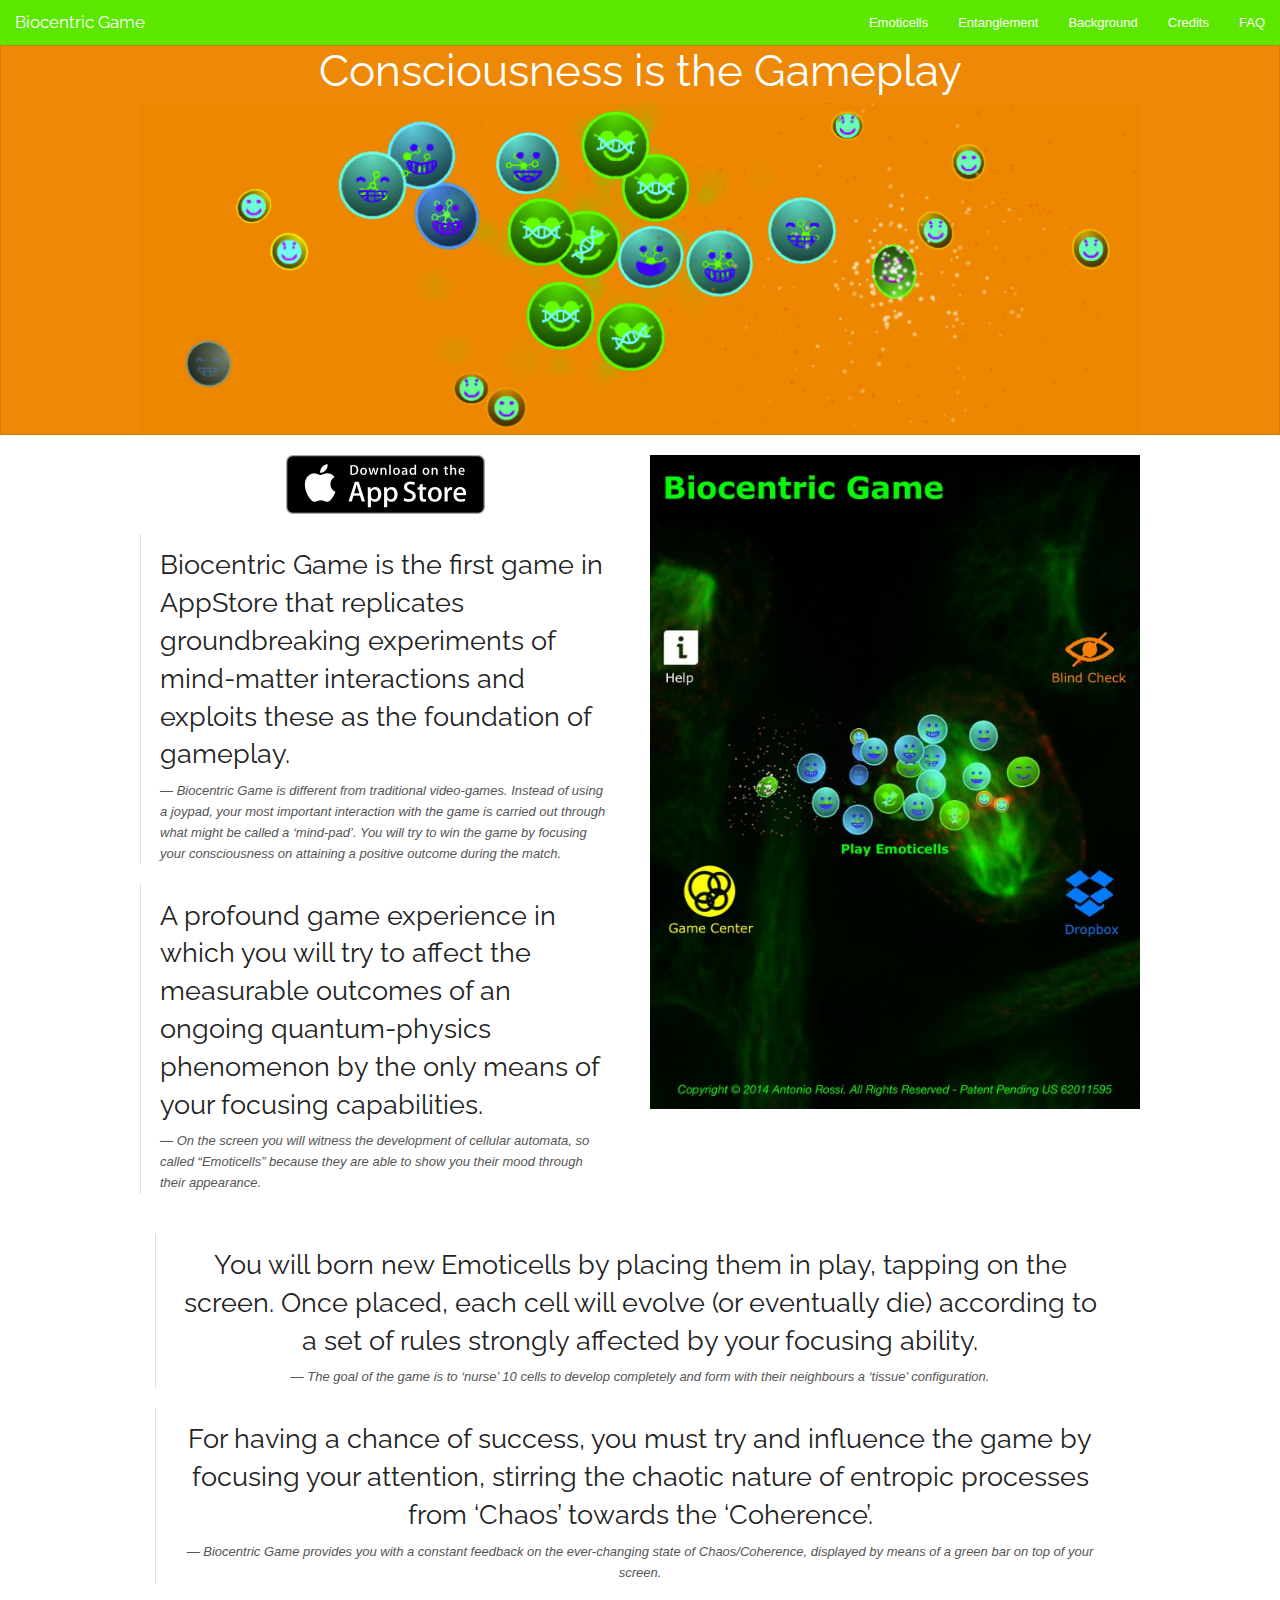
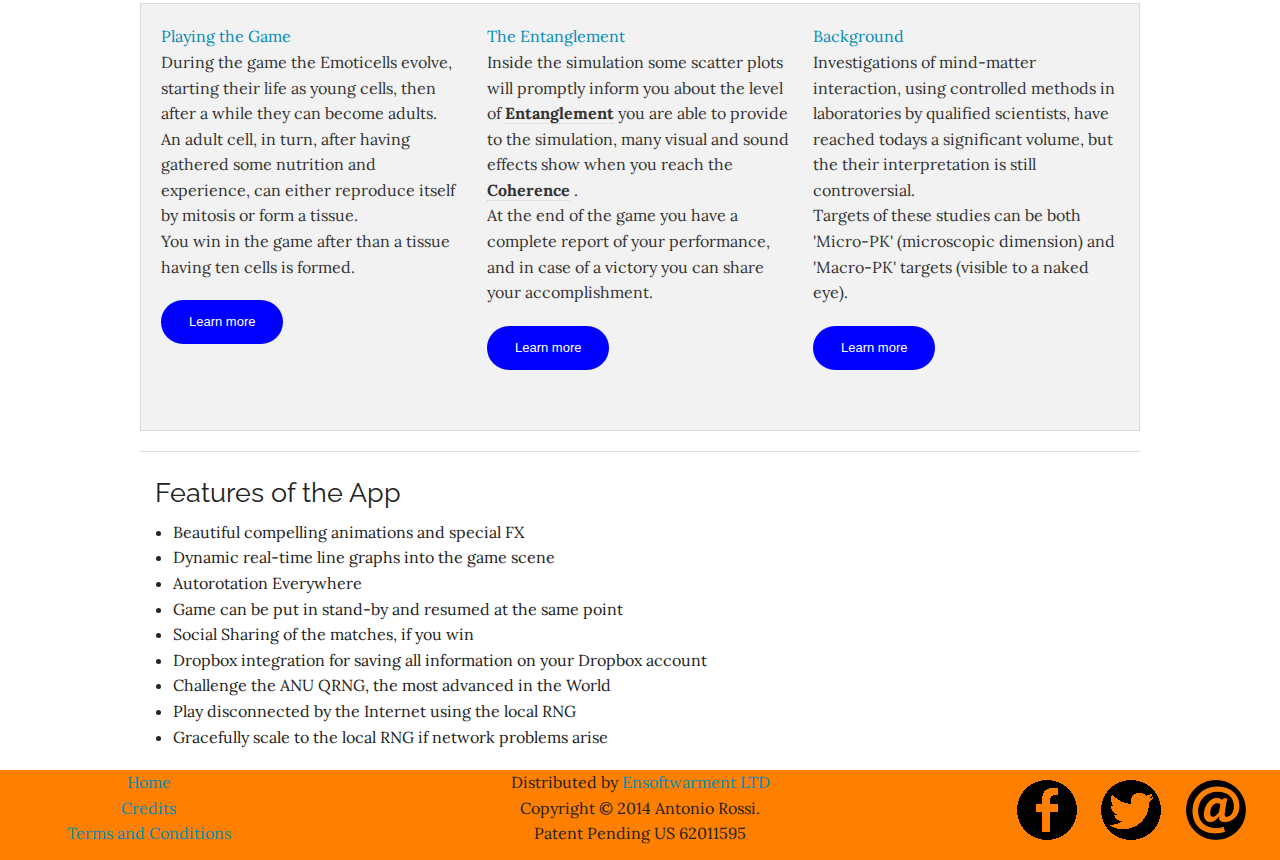
<file: index.html>
<!doctype html>
<html class="no-js" lang="en">
	<head>
		<link href='http://fonts.googleapis.com/css?family=Raleway:600' rel='stylesheet' type='text/css'>
		<link href='http://fonts.googleapis.com/css?family=Lora:400,700,400italic,700italic' rel='stylesheet' type='text/css'>
		<meta charset="utf-8" />
		<meta name="viewport" content="width=device-width, initial-scale=1.0" />
		<title>Biocentric Game</title>
		<link rel="stylesheet" href="stylesheets/app.css" />
		<script src="bower_components/modernizr/modernizr.js"></script>

		<script>
			(function(i, s, o, g, r, a, m) {
				i['GoogleAnalyticsObject'] = r;
				i[r] = i[r] ||
				function() {
					(i[r].q = i[r].q || []).push(arguments)
				}, i[r].l = 1 * new Date();
				a = s.createElement(o), m = s.getElementsByTagName(o)[0];
				a.async = 1;
				a.src = g;
				m.parentNode.insertBefore(a, m)
			})(window, document, 'script', '//www.google-analytics.com/analytics.js', 'ga');

			ga('create', 'UA-54776412-1', 'auto');
			ga('require', 'displayfeatures');
			ga('send', 'pageview');
		</script>

		<script>
			var trackOutboundLink = function(url) {
				ga('send', 'event', 'outbound', 'click', url, {
					'hitCallback' : function() {
						document.location = url;
					}
				});
			}
		</script>

	</head>
	<body>

		<!-- topbar -->
		<div class="fixed">
			<nav class="top-bar" data-topbar role="navigation">
				<ul class="title-area">
					<li class="name">
						<h1><a href="index.html">Biocentric Game</a></h1>
					</li>
					<!-- Remove the class "menu-icon" to get rid of menu icon. Take out "Menu" to just have icon alone -->
					<li class="toggle-topbar menu-icon">
						<a href="#"><span>Menu</span></a>
					</li>
				</ul>

				<section class="top-bar-section">
					<!-- Right Nav Section -->
					<ul class="right">
						<li>
							<a href="emoticells.html">Emoticells</a>
						</li>
						<li>
							<a href="entanglement.html">Entanglement</a>
						</li>
						<li>
							<a href="background.html">Background</a>
						</li>
						<li>
							<a href="credits.html">Credits</a>
						</li>
						<li>
							<a href="FAQ.html">FAQ</a>
						</li>
					</ul>
				</section>
			</nav>
		</div>

		<div class="opening-panel">
			<div class="row">
				<div class="large-12 columns text-center">
					<h1>Consciousness is the Gameplay</h1>
				</div>
				<div class="row">
					<div class="large-12 columns text-center">
						<img src="img/emoticells orange biocentric game.jpg">
					</div>
				</div>
			</div>
		</div>

		<div class="row">
			<div class="small-block-grid-1 medium-block-grid-2">
				<li>
					<p class="text-center">
						<a href="https://itunes.apple.com/app/biocentric-game/id896593868?ls=1&mt=8"
						onclick='trackOutboundLink("https://itunes.apple.com/app/biocentric-game/id896593868?ls=1&mt=8"); return false;' target="_blank"> 
						<img src="img/Biocentric-Game-Download_on_the_App_Store_Badge_US-UK_199x59.png"/></a>
					</p>
					<blockquote>
						<h3>Biocentric Game is the first game in AppStore that replicates groundbreaking experiments of mind-matter interactions
						and exploits these as the foundation of gameplay.</h3>
						<cite>Biocentric Game is different from traditional video-games.
							Instead of using a joypad, your most important interaction with the game is carried out through what might be called a ‘mind-pad’.
							You will try to win the game by focusing your consciousness on attaining a positive outcome during the match.</cite>
					</blockquote>
					<blockquote>
						<h3>A profound game experience in which you will try to affect the measurable outcomes of an ongoing quantum-physics
						phenomenon by the only means of your focusing capabilities. </h3>
						<cite>On the screen you will witness the development of cellular automata, so called “Emoticells” because
							they are able to show you their mood through their appearance.</cite>
					</blockquote>
				</li>
				<li>
					<p class="text-center">
						<a href="https://itunes.apple.com/app/biocentric-game/id896593868?ls=1&mt=8"
						onclick='trackOutboundLink("https://itunes.apple.com/app/biocentric-game/id896593868?ls=1&mt=8"); return false;' target="_blank"> 
						<img src="img/biocentric game main screen 600.jpg"/></a>
					</p>
				</li>
			</div>
		</div>

		<div class="row">
			<div class="large-12 columns text-center">
				<blockquote>
					<h3>You will born new Emoticells by placing them in play, tapping on the screen. Once placed, each cell will evolve 
						(or eventually die) according to a set of rules strongly affected by your focusing ability.</h3>
					<cite>The goal of the game is to ‘nurse’ 10 cells to develop completely and form with their neighbours a ‘tissue’ configuration.</cite>
				</blockquote>
			</div>
		</div>

		<div class="row">
			<div class="large-12 columns text-center">
				<blockquote>
					<h3>For having a chance of success, you must try and influence the game by focusing your attention, stirring the chaotic nature of entropic processes from
					‘Chaos’ towards the ‘Coherence’.</h3>
					<cite>Biocentric Game provides you with a constant feedback on the ever-changing state of Chaos/Coherence, displayed by means of a green bar on top of your screen.</cite>
				</blockquote>
			</div>
		</div>

		<div class="row">
			<div class="panel">
				<div class="small-block-grid-1 medium-block-grid-3">
					<li>
						<p>
							<a href="emoticells.html">Playing the Game</a>
							<br>
							During the game the Emoticells evolve, starting their life as young cells, then after a while they can become adults.
							<br>
							An adult cell, in turn, after having gathered some nutrition and experience, can either reproduce itself by mitosis or form a tissue.
							<br>
							You win in the game after than a tissue having ten cells is formed.
						</p>
						<a href="emoticells.html" class="small round button">Learn more</a>
					</li>
					<li>
						<p>
							<a href="entanglement.html">The Entanglement</a>
							<br />
							Inside the simulation some scatter plots will promptly inform you about the level of
							<span data-tooltip aria-haspopup="true" class="has-tip [tip-top tip-bottom tip-left tip-right] [radius round]"
							title="is a physical phenomenon that occurs when pairs or groups of particles are generated or interact in ways such that
							the quantum state of each particle cannot be described independently – instead, a quantum state may be given for the
							system as a whole"
							> Entanglement</span>
							you are able to provide to the simulation,
							many visual and sound effects show when you reach the
							<span data-tooltip aria-haspopup="true" class="has-tip [tip-top tip-bottom tip-left tip-right] [radius round]" title="It is the state of the game that permits to win,
							it is obtained when the entropy source (the random number generator) is providing sequences of numbers that are measured as non-random.">Coherence</span>
							.
							<br>
							At the end of the game you have a complete report of your performance, and in case of a victory you can share your accomplishment.
						</p>
						<a href="entanglement.html" class="small round button">Learn more</a>
					</li>
					<li>
						<p>
							<a href="background.html">Background</a>
							<br />
							Investigations of mind-matter interaction, using controlled methods in laboratories by qualified scientists, have reached todays a significant volume,
							but the their interpretation is still controversial.
							<br>
							Targets of these studies can be both 'Micro-PK' (microscopic dimension) and 'Macro-PK' targets (visible to a naked eye).
						</p>
						<a href="background.html" class="small round button">Learn more</a>
						<br/>
					</li>
				</div>
			</div>
			<hr>
		</div>

		<div class="row">
			<div class="large-12 columns">
				<h3>Features of the App</h3>
				<ul>
					<li>
						Beautiful compelling animations and special FX
					</li>
					<li>
						Dynamic real-time line graphs into the game scene
					</li>
					<li>
						Autorotation Everywhere
					</li>
					<li>
						Game can be put in stand-by and resumed at the same point
					</li>
					<li>
						Social Sharing of the matches, if you win
					</li>
					<li>
						Dropbox integration for saving all information on your Dropbox account
					</li>
					<li>
						Challenge the ANU QRNG, the most advanced in the World
					</li>
					<li>
						Play disconnected by the Internet using the local RNG
					</li>
					<li>
						Gracefully scale to the local RNG if network problems arise
					</li>
				</ul>
			</div>
		</div>

		<div class="row closing-footer fw">
			<div class="row">
				<div class="large-3 columns text-center">
					<p>
						<a href="index.html">Home
						<br>
						</a>
						<!-- <a href="FAQ.html">FAQ<br></a> -->
						<a href="credits.html">Credits
						<br>
						</a>
						<a href="terms.html">Terms and Conditions</a>
					</p>
				</div>
				<div class="large-6 columns text-center">
					<p>
						Distributed by <a href="http://www.ensoftwarment.com/" target="_blank">Ensoftwarment LTD</a>
						<br>
						Copyright &copy; 2014 Antonio Rossi.
						<br>
						Patent Pending US 62011595
					</p>
				</div>
				<div class="large-3 columns text-center">
					<div class="row">
						<a href="https://www.facebook.com/BiocentricGame" target="_blank"> <img src="img/icons/facebook44-60-60.png" > </a>
						<a href="https://twitter.com/BiocentricGame" target="_blank"><img src="img/icons/twitter37-60-60.png"></a>
						<a href="mailto:biocentricgame@gmail.com"> <img src="img/icons/arroba1-60-60.png" > </a>
					</div>
				</div>
			</div>
		</div>

		<script src="bower_components/jquery/dist/jquery.min.js"></script>
		<script src="bower_components/foundation/js/foundation.min.js"></script>
		<script src="js/app.js"></script>

		<script type="text/javascript">
			$(document).on('click tap touchstart', '.reveal-modal-bg', function() {
				return $('[data-reveal]').foundation('reveal', 'close');
			});
		</script>

	</body>
</html>
</file>
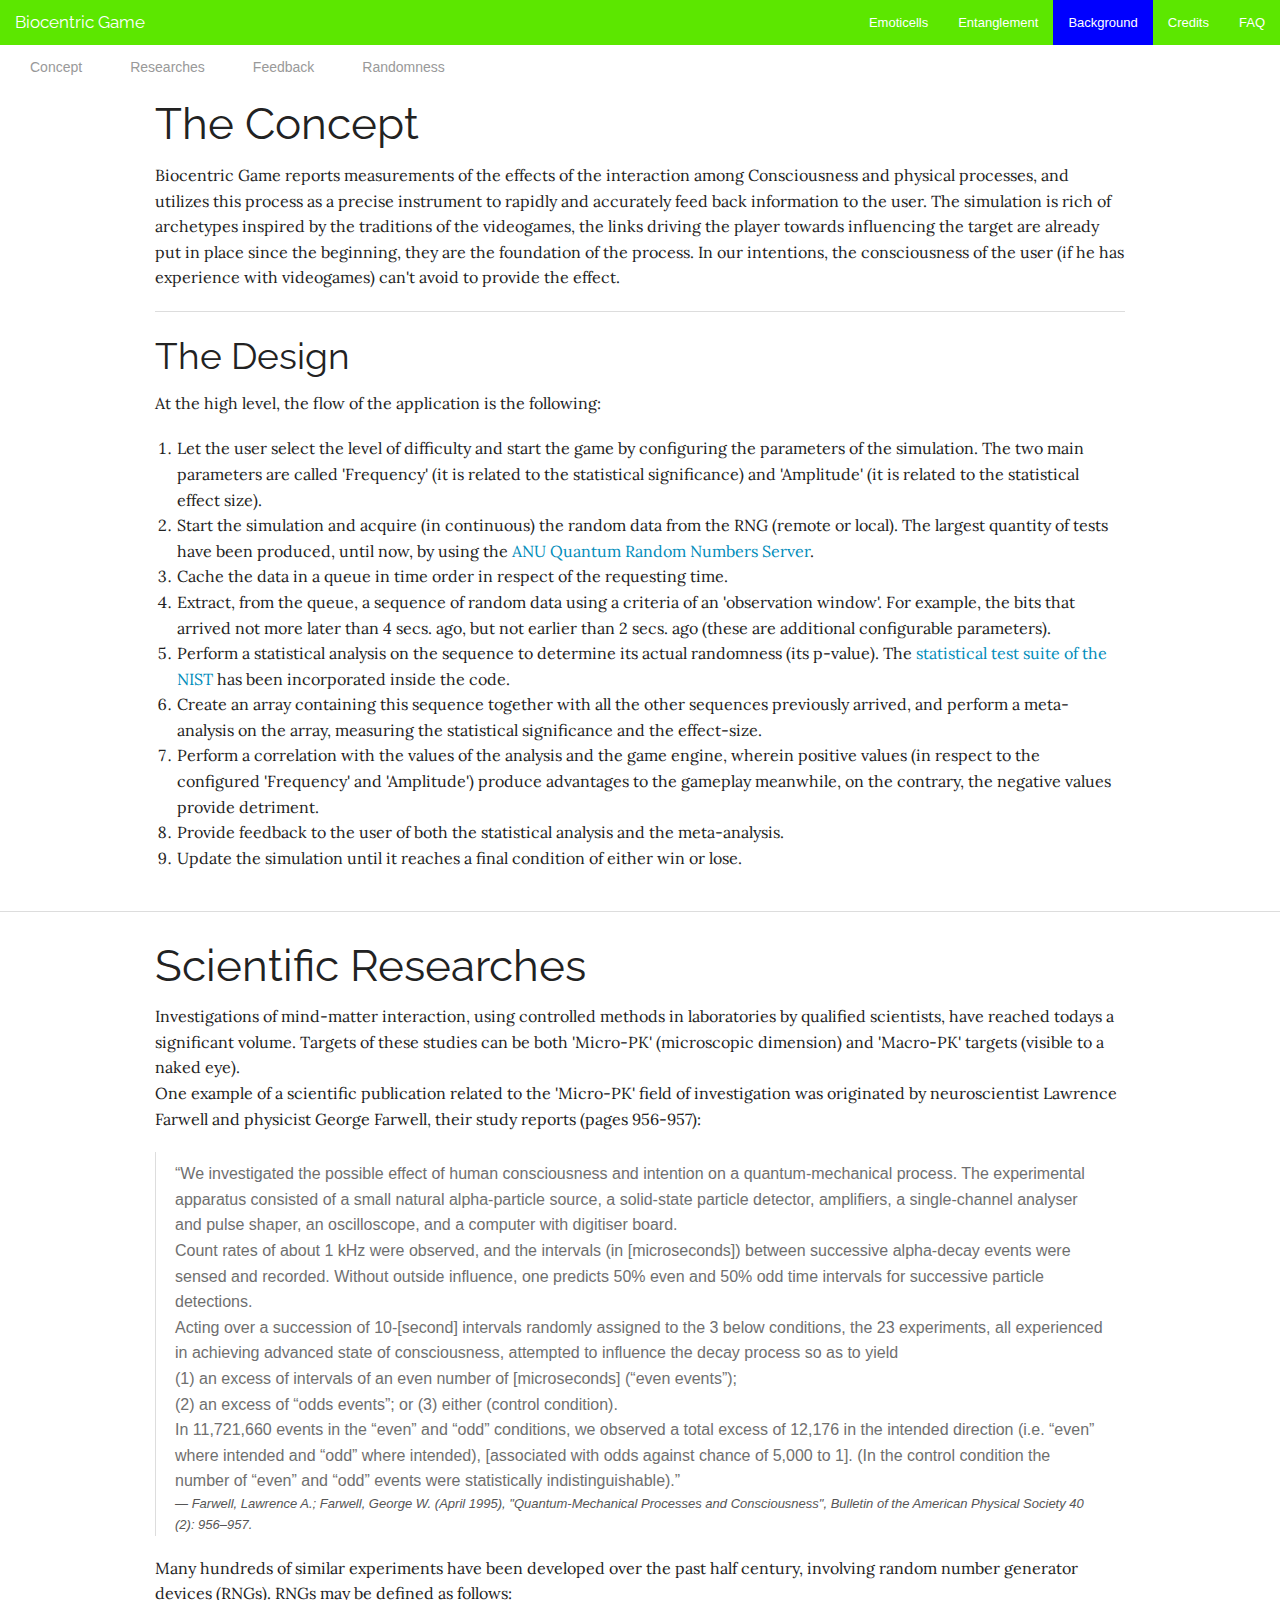
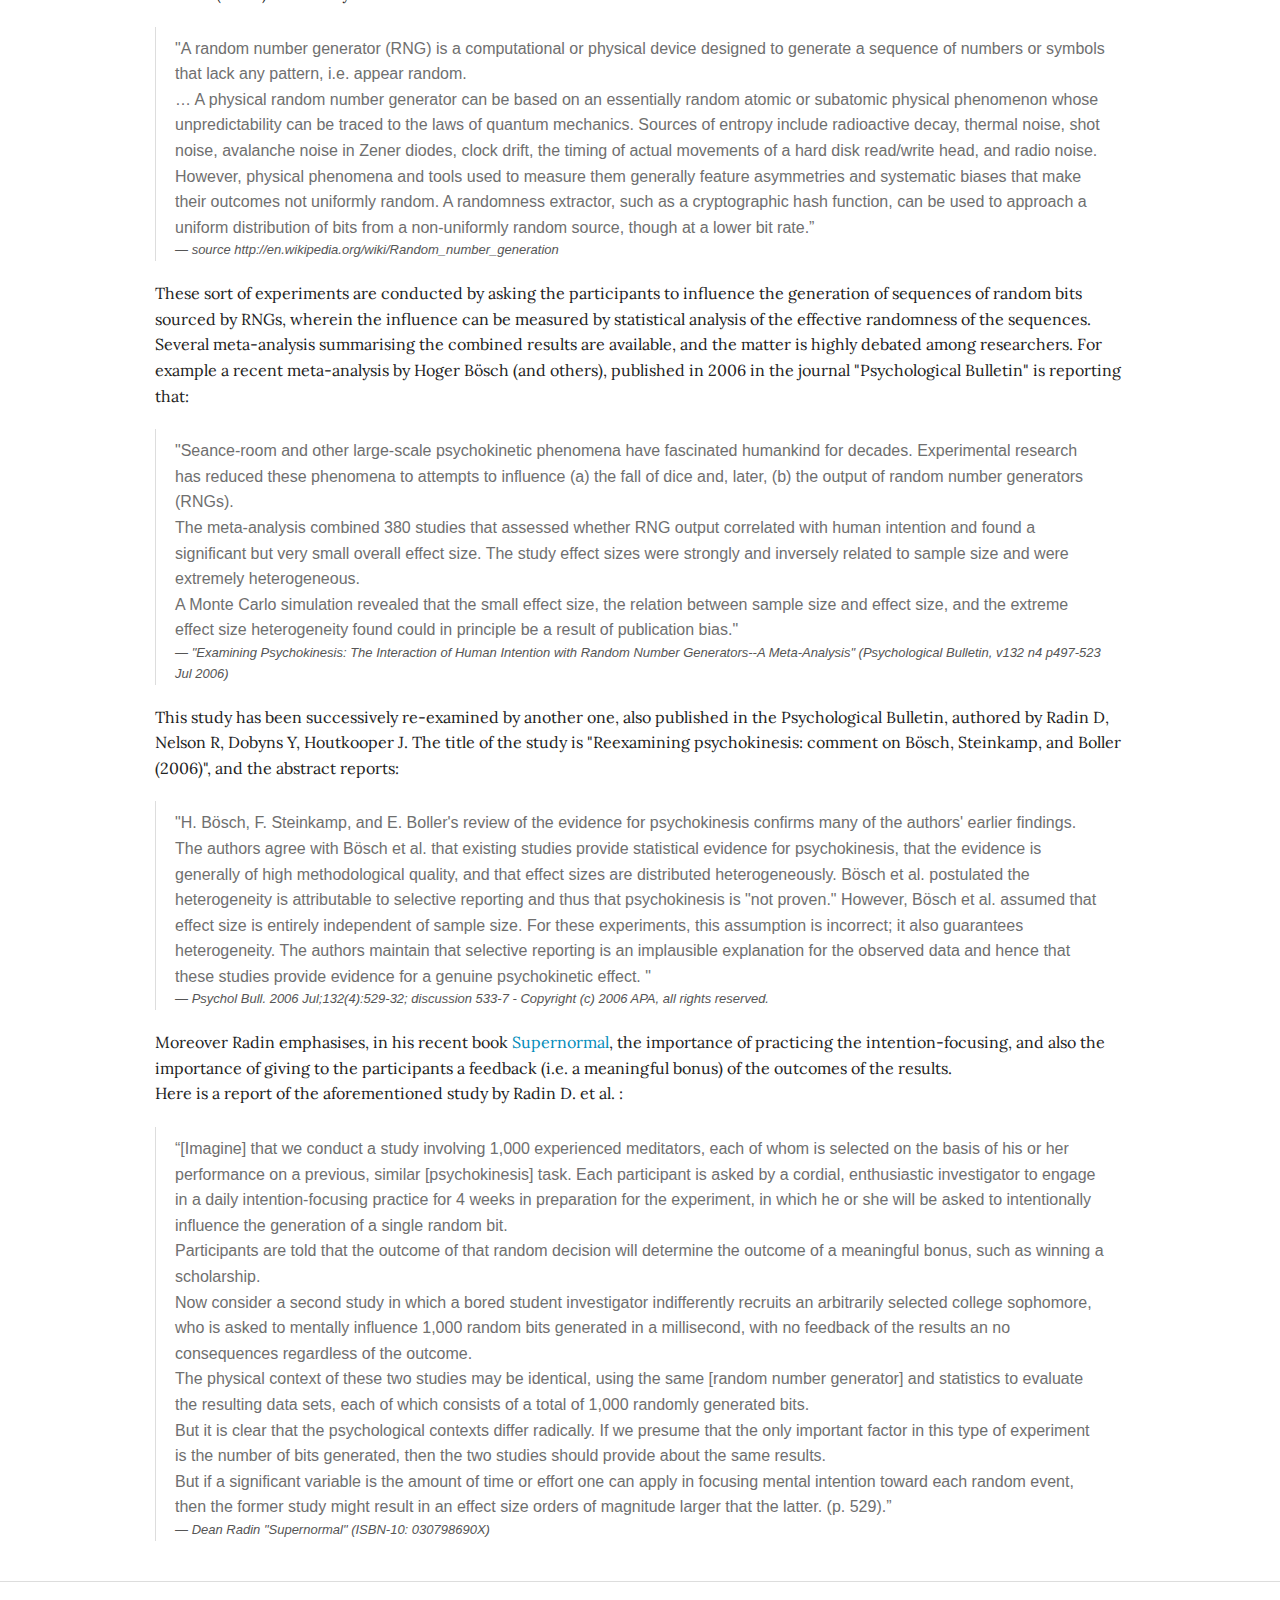
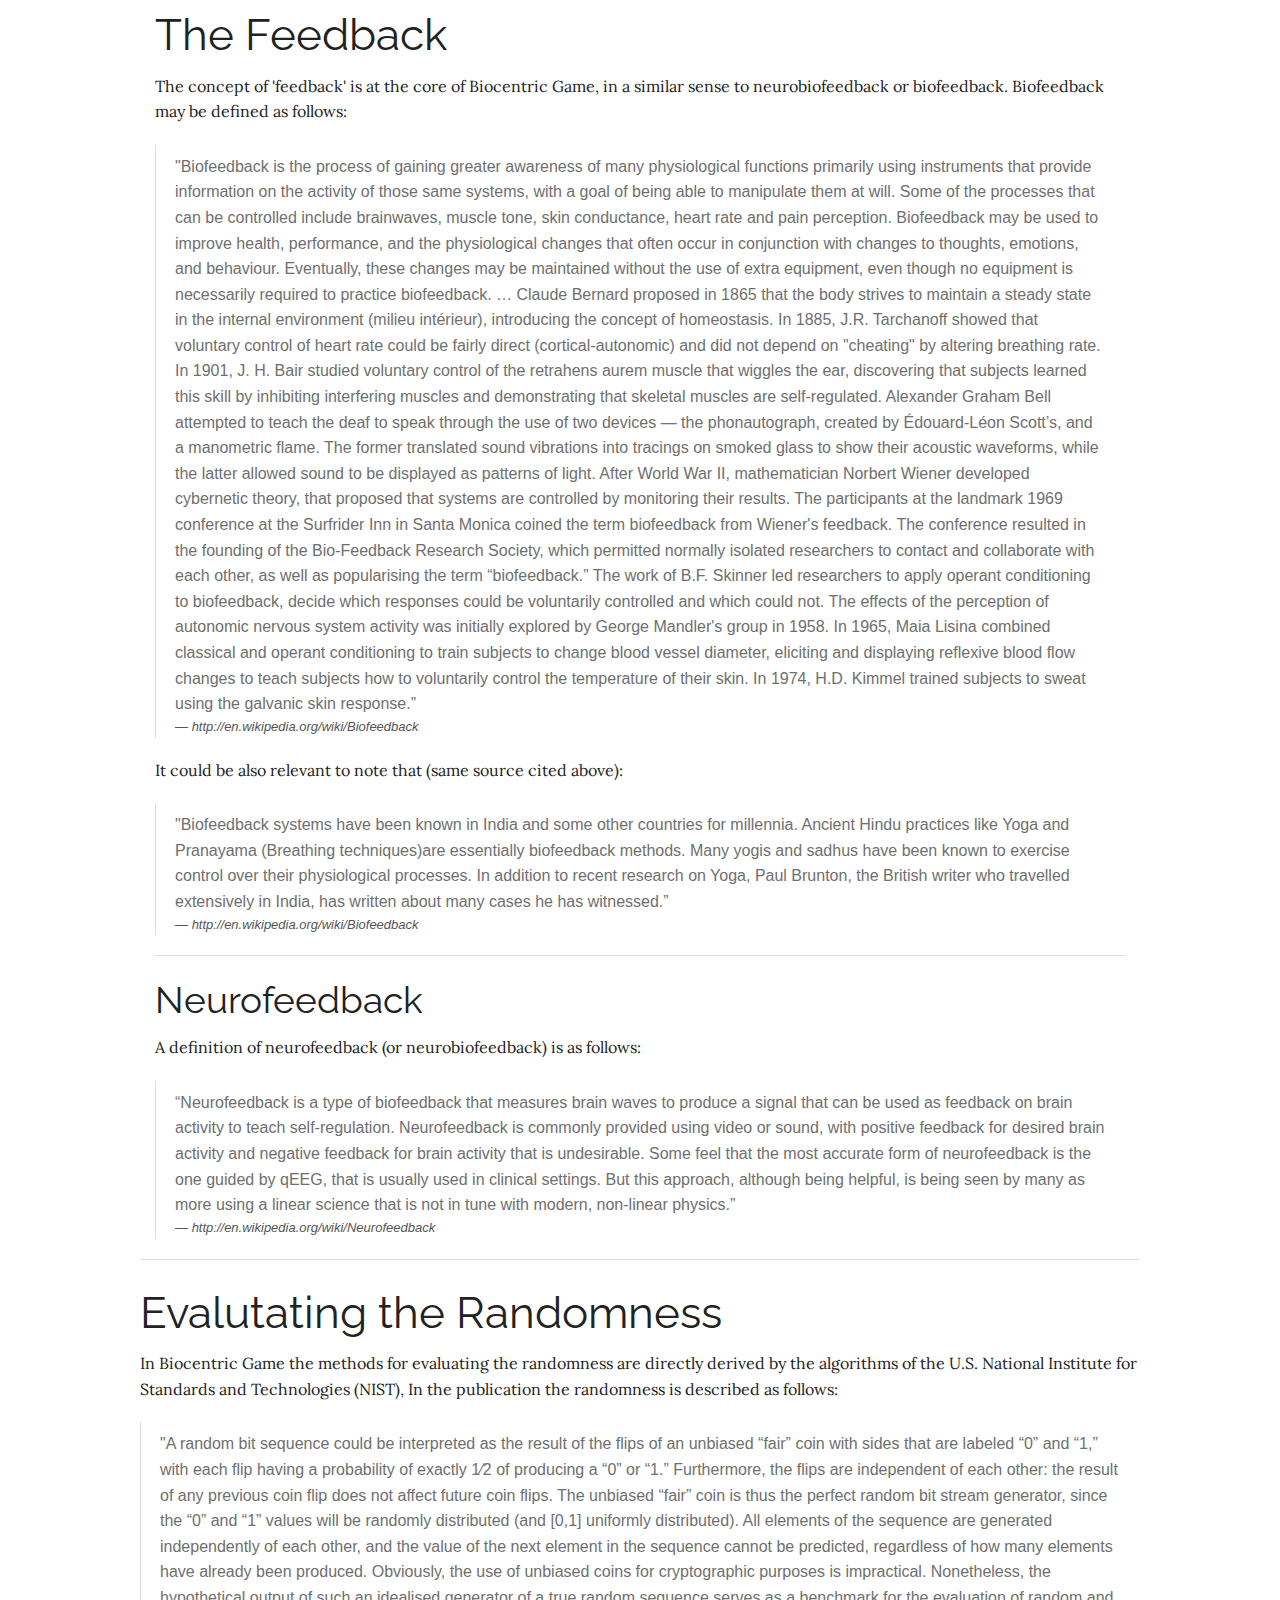
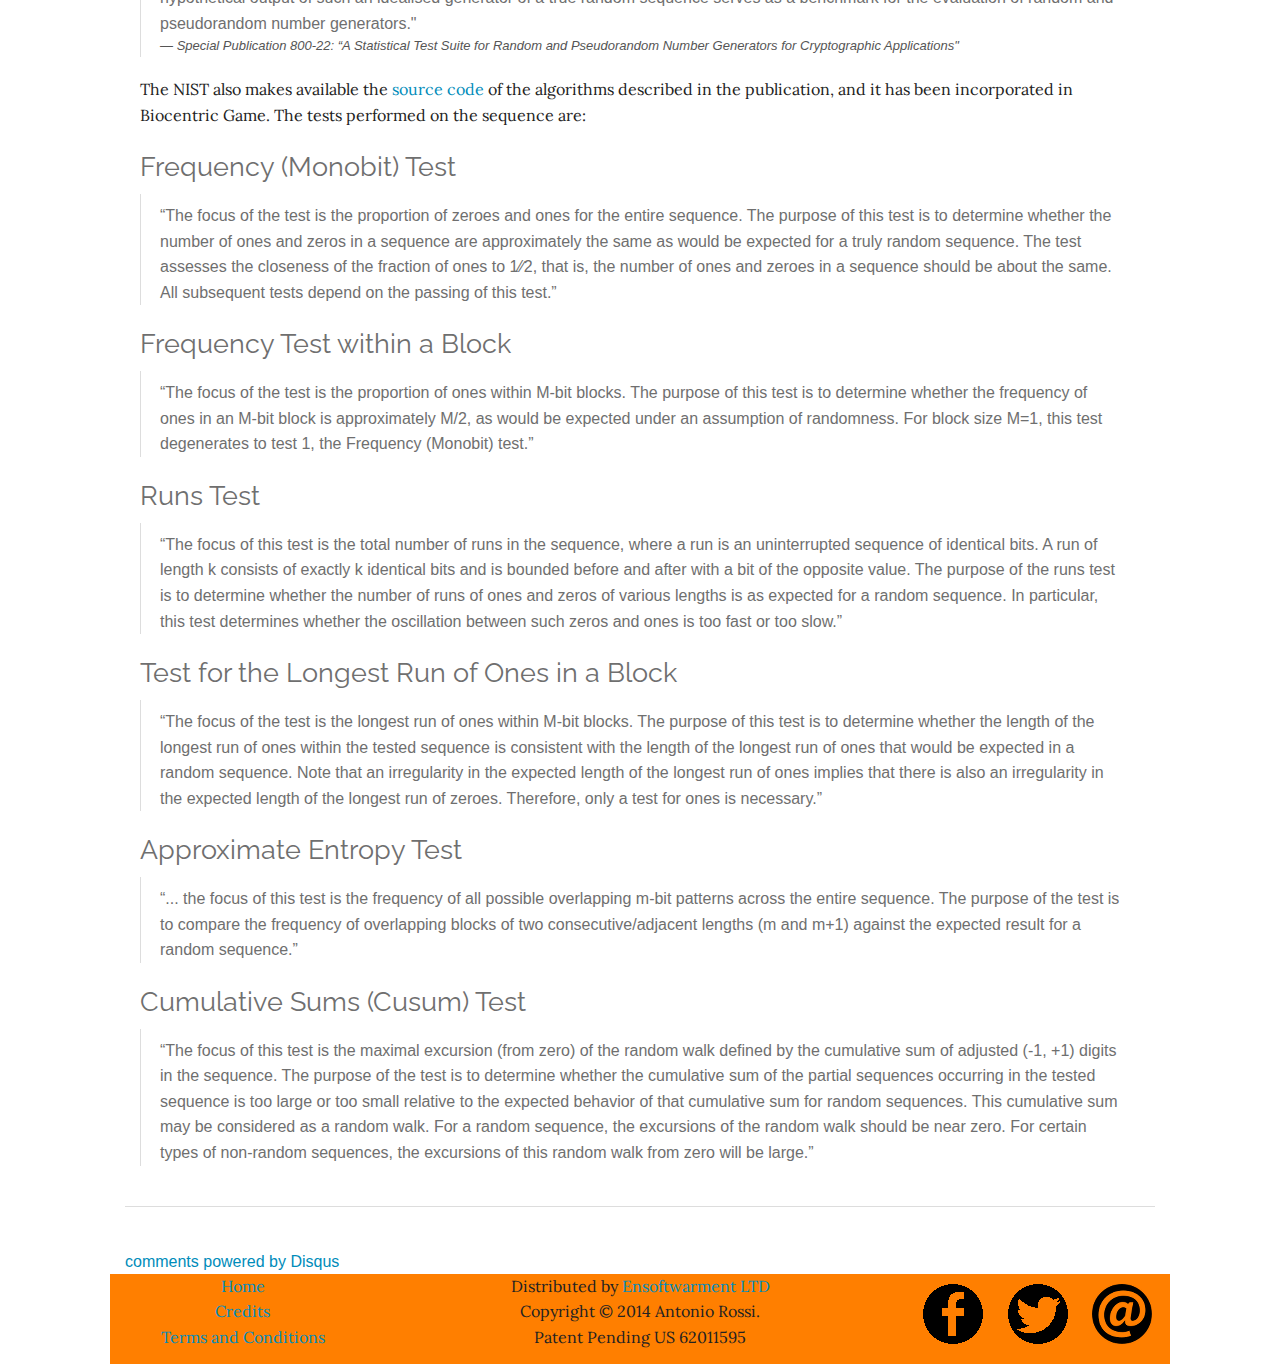
<file: background.html>
<!doctype html>
<html class="no-js" lang="en">
	<head>
		<link href='http://fonts.googleapis.com/css?family=Raleway:600' rel='stylesheet' type='text/css'>
		<link href='http://fonts.googleapis.com/css?family=Lora:400,700,400italic,700italic' rel='stylesheet' type='text/css'>
		<meta charset="utf-8" />
		<meta name="viewport" content="width=device-width, initial-scale=1.0" />
		<title>Biocentric Game Background</title>
		<link rel="stylesheet" href="stylesheets/app.css" />
		<script src="bower_components/modernizr/modernizr.js"></script>

		<script>
			(function(i, s, o, g, r, a, m) {
				i['GoogleAnalyticsObject'] = r;
				i[r] = i[r] ||
				function() {
					(i[r].q = i[r].q || []).push(arguments)
				}, i[r].l = 1 * new Date();
				a = s.createElement(o), m = s.getElementsByTagName(o)[0];
				a.async = 1;
				a.src = g;
				m.parentNode.insertBefore(a, m)
			})(window, document, 'script', '//www.google-analytics.com/analytics.js', 'ga');

			ga('create', 'UA-54776412-1', 'auto');
			ga('require', 'displayfeatures');
			ga('send', 'pageview');
		</script>

	</head>
	<body>

		<!-- topbar -->
		<div class="fixed">
			<nav class="top-bar" data-topbar role="navigation">
				<ul class="title-area">
					<li class="name">
						<h1><a href="index.html">Biocentric Game</a></h1>
					</li>
					<!-- Remove the class "menu-icon" to get rid of menu icon. Take out "Menu" to just have icon alone -->
					<li class="toggle-topbar menu-icon">
						<a href="#"><span>Menu</span></a>
					</li>
				</ul>

				<section class="top-bar-section">
					<!-- Right Nav Section -->
					<ul class="right">
						<li>
							<a href="emoticells.html">Emoticells</a>
						</li>
						<li>
							<a href="entanglement.html">Entanglement</a>
						</li>
						<li class="active">
							<a href="#">Background</a>
						</li>
						<li>
							<a href="credits.html">Credits</a>
						</li>
						<li>
							<a href="FAQ.html">FAQ</a>
						</li>
					</ul>
				</section>
			</nav>
		</div>

		<div class="magellan-container" data-magellan-expedition="fixed">
			<dl class="sub-nav">
				<dd data-magellan-arrival="concept">
					<a href="#concept">Concept</a>
				</dd>
				<dd data-magellan-arrival="researches">
					<a href="#researches">Researches</a>
				</dd>
				<dd data-magellan-arrival="feedback">
					<a href="#feedback">Feedback</a>
				</dd>
				<dd data-magellan-arrival="randomness">
					<a href="#randomness">Randomness</a>
				</dd>
			</dl>
		</div>

		<div class="row">
			<div class="large-12 columns">
				<h1>The Concept</h1>
				<a name="concept"></a>
				<p data-magellan-destination="concept">
					Biocentric Game reports measurements of the effects of the interaction among Consciousness and physical processes,
					and utilizes this process as a precise instrument to rapidly and accurately feed back information to the user.
					The simulation is rich of archetypes inspired by the traditions of the videogames, the links driving the player towards
					influencing the target are already put in place since the beginning, they are the foundation of the process.
					In our intentions, the consciousness of the user (if he has experience with videogames) can't avoid to provide the effect.
				</p>
				<hr>
				<h2>The Design</h2>
				<p>
					At the high level, the flow of the application is the following:
					<ol>
						<li>
							Let the user select the level of difficulty and start the game by configuring the parameters of the simulation.
							The two main parameters are called 'Frequency' (it is related to the statistical significance) and 'Amplitude' (it is related to the statistical effect size).
						</li>
						<li>
							Start the simulation and acquire (in continuous) the random data from the RNG (remote or local).
							The largest quantity of tests have been produced, until now, by using the <a href="http://qrng.anu.edu.au" target="_blank">ANU Quantum Random Numbers Server</a>.
						</li>
						<li>
							Cache the data in a queue in time order in respect of the requesting time.
						</li>
						<li>
							Extract, from the queue, a sequence of random data using a criteria of an 'observation window'.
							For example, the bits that arrived not more later than 4 secs. ago, but not earlier than 2 secs. ago (these are additional configurable parameters).
						</li>
						<li>
							Perform a statistical analysis on the sequence to determine its actual randomness (its p-value).
							The <a href="http://csrc.nist.gov/groups/ST/toolkit/rng/index.html" target="_blank">statistical test suite of the NIST</a> has been incorporated inside the code.
						</li>
						<li>
							Create an array containing this sequence together with all the other sequences previously arrived, and perform a meta-analysis on the array,
							measuring the statistical significance and the effect-size.
						</li>
						<li>
							Perform a correlation with the values of the analysis and the game engine, wherein positive values (in respect to the configured 'Frequency'
							and 'Amplitude') produce advantages to the gameplay meanwhile, on the contrary, the negative values provide detriment.
						</li>
						<li>
							Provide feedback to the user of both the statistical analysis and the meta-analysis.
						</li>
						<li>
							Update the simulation until it reaches a final condition of either win or lose.
						</li>
					</ol>
				</p>
			</div>
		</div>
		<hr>

		<div class="row">
			<div class="large-12 columns">
				<h1>Scientific Researches</h1>
				<a name="researches"></a>
				<p data-magellan-destination="researches">
					Investigations of mind-matter interaction, using controlled methods in laboratories by qualified scientists, have reached todays a significant volume.
					Targets of these studies can be both 'Micro-PK' (microscopic dimension) and 'Macro-PK' targets (visible to a naked eye).
					<br>
					One example of a scientific publication related to the 'Micro-PK' field of investigation was originated by neuroscientist Lawrence Farwell and physicist George Farwell,
					their study reports (pages 956-957):
					<blockquote>
						“We investigated the possible effect of human consciousness and intention on a quantum-mechanical process. The experimental apparatus consisted of a small
						natural alpha-particle source, a solid-state particle detector, amplifiers, a single-channel analyser and pulse shaper, an oscilloscope, and a computer
						with digitiser board.
						<br>
						Count rates of about 1 kHz were observed, and the intervals (in [microseconds]) between successive alpha-decay events were sensed and recorded.
						Without outside influence, one predicts 50% even and 50% odd time intervals for successive particle detections.
						<br>
						Acting over a succession of 10-[second] intervals randomly assigned to the 3 below conditions, the 23 experiments, all experienced in achieving advanced state
						of consciousness, attempted to influence the decay process so as to yield
						<br>
						(1) an excess of intervals of an even number of [microseconds] (“even events”);
						<br>
						(2) an excess of “odds events”; or (3) either (control condition).
						<br>
						In 11,721,660 events in the “even” and “odd” conditions, we observed a total excess of 12,176 in the intended direction (i.e. “even” where intended and “odd” where intended),
						[associated with odds against chance of 5,000 to 1]. (In the control condition the number of “even” and “odd” events were statistically indistinguishable).”
						<br>
						<cite>Farwell, Lawrence A.; Farwell, George W. (April 1995), <a href="http://en.wikipedia.org/wiki/Lawrence_Farwell#cite_note-Physics-16" target="_blank">"Quantum-Mechanical Processes and Consciousness", Bulletin of the American Physical Society 40 (2): 956–957.</a></cite>
					</blockquote>
				</p>
				<p>
					Many hundreds of similar experiments have been developed over the past half century, involving random number generator devices (RNGs).
					RNGs may be defined as follows:
					<blockquote>
						"A random number generator (RNG) is a computational or physical device designed to generate a sequence of numbers or symbols that lack any pattern, i.e. appear random.
						<br>
						…
						A physical random number generator can be based on an essentially random atomic or subatomic physical phenomenon whose unpredictability can be traced
						to the laws of quantum mechanics. Sources of entropy include radioactive decay, thermal noise, shot noise, avalanche noise in Zener diodes,
						clock drift, the timing of actual movements of a hard disk read/write head, and radio noise. However, physical phenomena and tools used to measure
						them generally feature asymmetries and systematic biases that make their outcomes not uniformly random.
						A randomness extractor, such as a cryptographic hash function, can be used to approach a uniform distribution of bits from a non-uniformly random source,
						though at a lower bit rate.”
						<cite>source <a href="http://en.wikipedia.org/wiki/Random_number_generation" target="_blank">http://en.wikipedia.org/wiki/Random_number_generation</a></cite>
					</blockquote>
				</p>
				<p>
					These sort of experiments are conducted by asking the participants to influence the generation of sequences of random bits sourced by RNGs,
					wherein the influence can be measured by statistical analysis of the effective randomness of the sequences.
					<br>
					Several meta-analysis summarising the combined results are available, and the matter is highly debated among researchers.
					For example a recent meta-analysis by Hoger Bösch (and others), published in 2006 in the journal "Psychological Bulletin" is reporting that:
					<blockquote>
						"Seance-room and other large-scale psychokinetic phenomena have fascinated humankind for decades.
						Experimental research has reduced these phenomena to attempts to influence (a) the fall of dice and, later, (b) the output of random number generators (RNGs).
						<br>
						The meta-analysis combined 380 studies that assessed whether RNG output correlated with human intention and found a significant but very small overall effect size.
						The study effect sizes were strongly and inversely related to sample size and were extremely heterogeneous.
						<br>
						A Monte Carlo simulation revealed that the small effect size, the relation between sample size and effect size, and the extreme effect size heterogeneity
						found could in principle be a result of publication bias."
						<cite><a href="http://eric.ed.gov/?id=EJ742350" target="_blank">"Examining Psychokinesis:
							The Interaction of Human Intention with Random Number Generators--A Meta-Analysis" </a> (Psychological Bulletin, v132 n4 p497-523 Jul 2006)</cite>
					</blockquote>
				</p>
				<p>
					This study has been successively re-examined by another one, also published in the Psychological Bulletin, authored by Radin D, Nelson R, Dobyns Y, Houtkooper J.
					The title of the study is "Reexamining psychokinesis: comment on Bösch, Steinkamp, and Boller (2006)",
					and the abstract reports:
					<blockquote>
						"H. Bösch, F. Steinkamp, and E. Boller's review of the evidence for psychokinesis confirms many of the authors' earlier findings.
						The authors agree with Bösch et al. that existing studies provide statistical evidence for psychokinesis, that the evidence is generally of high methodological quality,
						and that effect sizes are distributed heterogeneously.
						Bösch et al. postulated the heterogeneity is attributable to selective reporting and thus that psychokinesis is "not proven."
						However, Bösch et al. assumed that effect size is entirely independent of sample size. For these experiments, this assumption is incorrect; it also guarantees heterogeneity.
						The authors maintain that selective reporting is an implausible explanation for the observed data and hence that these studies provide evidence for a genuine psychokinetic effect.
						"
						<cite><a href="http://www.ncbi.nlm.nih.gov/pubmed/16822164" target="_blank">Psychol Bull. 2006 Jul;132(4):529-32; discussion 533-7</a> - Copyright (c) 2006 APA, all rights reserved. </cite>
					</blockquote>
				</p>
				<p>
					Moreover Radin emphasises, in his recent book <a href="http://www.deanradin.com/supernormal.htm" target="_blank">Supernormal</a>, the importance of practicing the intention-focusing, and also the importance of
					giving to the participants a feedback (i.e. a meaningful bonus) of the outcomes of the results.
					<br>
					Here is a report of the aforementioned study by Radin D. et al. :
					<blockquote>
						“[Imagine] that we conduct a study involving 1,000 experienced meditators, each of whom is selected on the basis of his or her performance on a previous,
						similar [psychokinesis] task. Each participant is asked by a cordial, enthusiastic investigator to engage in a daily intention-focusing practice
						for 4 weeks in preparation for the experiment, in which he or she will be asked to intentionally influence the generation of a single random bit.
						<br>
						Participants are told that the outcome of that random decision will determine the outcome of a meaningful bonus, such as winning a scholarship.
						<br>
						Now consider a second study in which a bored student investigator indifferently recruits an arbitrarily selected college sophomore,
						who is asked to mentally influence 1,000 random bits generated in a millisecond, with no feedback of the results an no consequences regardless of the outcome.
						<br>
						The physical context of these two studies may be identical, using the same [random number generator] and statistics to evaluate the resulting data sets,
						each of which consists of a total of 1,000 randomly generated bits.
						<br>
						But it is clear that the psychological contexts differ radically. If we presume that the only important factor in this type of experiment is
						the number of bits generated, then the two studies should provide about the same results.
						<br>
						But if a significant variable is the amount of time or effort one can apply in focusing mental intention toward each random event,
						then the former study might result in an effect size orders of magnitude larger that the latter. (p. 529).”
						<cite><a href="http://www.deanradin.com/supernormal.htm" target="_blank">Dean Radin "Supernormal" (ISBN-10: 030798690X)</a> </cite>
					</blockquote>
				</p>
			</div>
		</div>
		<hr>

		<div class="row">
			<div class="large-12 columns">
				<h1>The Feedback</h1>
				<a name="feedback"></a>
				<p data-magellan-destination="feedback">
					The concept of 'feedback' is at the core of Biocentric Game, in a similar sense to neurobiofeedback or biofeedback.
					Biofeedback may be defined as follows:
					<blockquote>
						"Biofeedback is the process of gaining greater awareness of many physiological functions primarily using instruments that provide information on
						the activity of those same systems, with a goal of being able to manipulate them at will.
						Some of the processes that can be controlled include brainwaves, muscle tone, skin conductance, heart rate and pain perception.
						Biofeedback may be used to improve health, performance, and the physiological changes that often occur in conjunction with changes
						to thoughts, emotions, and behaviour.
						Eventually, these changes may be maintained without the use of extra equipment, even though no equipment is necessarily required to practice biofeedback.
						…
						Claude Bernard proposed in 1865 that the body strives to maintain a steady state in the internal environment (milieu intérieur), introducing the concept of homeostasis.
						In 1885, J.R. Tarchanoff showed that voluntary control of heart rate could be fairly direct (cortical-autonomic) and did not depend on "cheating"
						by altering breathing rate. In 1901, J. H. Bair studied voluntary control of the retrahens aurem muscle that wiggles the ear, discovering that subjects
						learned this skill by inhibiting interfering muscles and demonstrating that skeletal muscles are self-regulated. Alexander Graham Bell attempted
						to teach the deaf to speak through the use of two devices — the phonautograph, created by Édouard-Léon Scott’s, and a manometric flame.
						The former translated sound vibrations into tracings on smoked glass to show their acoustic waveforms, while the latter allowed sound
						to be displayed as patterns of light. After World War II, mathematician Norbert Wiener developed cybernetic theory, that proposed that systems
						are controlled by monitoring their results. The participants at the landmark 1969 conference at the Surfrider Inn in Santa Monica coined the term biofeedback
						from Wiener's feedback. The conference resulted in the founding of the Bio-Feedback Research Society, which permitted normally isolated researchers to
						contact and collaborate with each other, as well as popularising the term “biofeedback.”
						The work of B.F. Skinner led researchers to apply operant conditioning to biofeedback, decide which responses could be voluntarily controlled and which could not.
						The effects of the perception of autonomic nervous system activity was initially explored by George Mandler's group in 1958.
						In 1965, Maia Lisina combined classical and operant conditioning to train subjects to change blood vessel diameter, eliciting and displaying reflexive
						blood flow changes to teach subjects how to voluntarily control the temperature of their skin. In 1974, H.D. Kimmel trained subjects to sweat using
						the galvanic skin response.”
						<cite><a href="http://en.wikipedia.org/wiki/Biofeedback" target="_blank">http://en.wikipedia.org/wiki/Biofeedback</a> </cite>
					</blockquote>
				</p>
				<p>
					It could be also relevant to note that (same source cited above):
					<blockquote>
						"Biofeedback systems have been known in India and some other countries for millennia.
						Ancient Hindu practices like Yoga and Pranayama (Breathing techniques)are essentially biofeedback methods.
						Many yogis and sadhus have been known to exercise control over their physiological processes.
						In addition to recent research on Yoga, Paul Brunton, the British writer who travelled extensively in India, has written about many cases he has witnessed.”
						<cite> <a href="http://en.wikipedia.org/wiki/Biofeedback" target="_blank">http://en.wikipedia.org/wiki/Biofeedback</a> </cite>
					</blockquote>
				</p>
				<hr>
				<h2>Neurofeedback</h2>
				<p>
					A definition of neurofeedback (or neurobiofeedback) is as follows:
					<blockquote>
						“Neurofeedback is a type of biofeedback that measures brain waves to produce a signal that can be used as feedback on brain activity to teach self-regulation.
						Neurofeedback is commonly provided using video or sound, with positive feedback for desired brain activity and negative feedback for brain activity that is undesirable.
						Some feel that the most accurate form of neurofeedback is the one guided by qEEG, that is usually used in clinical settings.
						But this approach, although being helpful, is being seen by many as more using a linear science that is not in tune with modern, non-linear physics.”
						<cite><a href="http://en.wikipedia.org/wiki/Neurofeedback" target="_blank">http://en.wikipedia.org/wiki/Neurofeedback</a></cite>
					</blockquote>
				</p>
			</div>
			<hr>

			<div class="row">
				<div class="large-12 columns">
					<h1>Evalutating the Randomness</h1>
					<a name="randomness"></a>
					<p data-magellan-destination="randomness">
						In Biocentric Game the methods for evaluating the randomness are directly derived by the algorithms of the U.S. National Institute for Standards and Technologies (NIST),
						In the publication the randomness is described as follows:
						<blockquote>
							"A random bit sequence could be interpreted as the result of the flips of an unbiased “fair” coin with sides that are labeled “0” and “1,” with each flip
							having a probability of exactly 1⁄2 of producing a “0” or “1.” Furthermore, the flips are independent of each other: the result of any previous coin
							flip does not affect future coin flips. The unbiased “fair” coin is thus the perfect random bit stream generator, since the “0” and “1” values will be
							randomly distributed (and [0,1] uniformly distributed). All elements of the sequence are generated independently of each other, and the value of the next
							element in the sequence cannot be predicted, regardless of how many elements have already been produced.
							Obviously, the use of unbiased coins for cryptographic purposes is impractical. Nonetheless, the hypothetical output of such an idealised generator
							of a true random sequence serves as a benchmark for the evaluation of random and pseudorandom number generators."
							<cite><a href="http://csrc.nist.gov/groups/ST/toolkit/rng/index.html" target="_blank">Special Publication 800-22:
								“A Statistical Test Suite for Random and Pseudorandom Number Generators for Cryptographic Applications"</a> </cite>
						</blockquote>
					</p>
					<p>
						The NIST also makes available the <a href="http://csrc.nist.gov/groups/ST/toolkit/rng/documentation_software.html" target="_blank">source code</a> of
						the algorithms described in the publication, and it has been incorporated in Biocentric Game.
						The tests performed on the sequence are:
						<h3 class="subheader">Frequency (Monobit) Test</h3>
						<blockquote>
							“The focus of the test is the proportion of zeroes and ones for the entire sequence.
							The purpose of this test is to determine whether the number of ones and zeros in a sequence are approximately the same as would be expected
							for a truly random sequence.
							The test assesses the closeness of the fraction of ones to 1⁄∕2, that is, the number of ones and zeroes in a sequence should be about the same.
							All subsequent tests depend on the passing of this test.”
						</blockquote>
						<h3 class="subheader">Frequency Test within a Block</h3>
						<blockquote>
							“The focus of the test is the proportion of ones within M-bit blocks. The purpose of this test is to determine whether the frequency of ones in an M-bit block
							is approximately M/2, as would be expected under an assumption of randomness.
							For block size M=1, this test degenerates to test 1, the Frequency (Monobit) test.”
						</blockquote>
						<h3 class="subheader">Runs Test</h3>
						<blockquote>
							“The focus of this test is the total number of runs in the sequence, where a run is an uninterrupted sequence of identical bits.
							A run of length k consists of exactly k identical bits and is bounded before and after with a bit of the opposite value.
							The purpose of the runs test is to determine whether the number of runs of ones and zeros of various lengths is as expected for a random sequence.
							In particular, this test determines whether the oscillation between such zeros and ones is too fast or too slow.”
						</blockquote>
						<h3 class="subheader">Test for the Longest Run of Ones in a Block</h3>
						<blockquote>
							“The focus of the test is the longest run of ones within M-bit blocks.
							The purpose of this test is to determine whether the length of the longest run of ones within the tested sequence is consistent with the length
							of the longest run of ones that would be expected in a random sequence.
							Note that an irregularity in the expected length of the longest run of ones implies that there is also an irregularity
							in the expected length of the longest run of zeroes. Therefore, only a test for ones is necessary.”
						</blockquote>
						<h3 class="subheader">Approximate Entropy Test</h3>
						<blockquote>
							“... the focus of this test is the frequency of all possible overlapping m-bit patterns across the entire sequence.
							The purpose of the test is to compare the frequency of overlapping blocks of two consecutive/adjacent lengths (m and m+1)
							against the expected result for a random sequence.”
						</blockquote>
						<h3 class="subheader">Cumulative Sums (Cusum) Test</h3>
						<blockquote>
							“The focus of this test is the maximal excursion (from zero) of the random walk defined by the cumulative sum of adjusted (-1, +1) digits in the sequence.
							The purpose of the test is to determine whether the cumulative sum of the partial sequences occurring in the tested sequence is too large or
							too small relative to the expected behavior of that cumulative sum for random sequences.
							This cumulative sum may be considered as a random walk. For a random sequence, the excursions of the random walk should be near zero.
							For certain types of non-random sequences, the excursions of this random walk from zero will be large.”
						</blockquote>
					</p>
				</div>
			</div>

			<div class="row">
				<hr>
				<div class="large-12 columns" id="disqus_thread">
					&nbsp;
				</div>
				<script type="text/javascript">
					/* * * CONFIGURATION VARIABLES: EDIT BEFORE PASTING INTO YOUR WEBPAGE * * */
					var disqus_shortname = 'biocentricgame';
					// required: replace example with your forum shortname

					/* * * DON'T EDIT BELOW THIS LINE * * */
					(function() {
						var dsq = document.createElement('script');
						dsq.type = 'text/javascript';
						dsq.async = true;
						dsq.src = '//' + disqus_shortname + '.disqus.com/embed.js';
						(document.getElementsByTagName('head')[0] || document.getElementsByTagName('body')[0]).appendChild(dsq);
					})();
				</script>
				<noscript>
					Please enable JavaScript to view the <a href="http://disqus.com/?ref_noscript">comments powered by Disqus.</a>
				</noscript>
				<a href="http://disqus.com" class="dsq-brlink">comments powered by <span class="logo-disqus">Disqus</span></a>
			</div>

			<div class="row closing-footer fw">
				<div class="row">
					<div class="large-3 columns text-center">
						<p>
							<a href="index.html">Home
							<br>
							</a>
							<!-- <a href="FAQ.html">FAQ<br></a> -->
							<a href="credits.html">Credits
							<br>
							</a>
							<a href="terms.html">Terms and Conditions</a>
						</p>
					</div>
					<div class="large-6 columns text-center">
						<p>
							Distributed by <a href="http://www.ensoftwarment.com/" target="_blank">Ensoftwarment LTD</a>
							<br>
							Copyright &copy; 2014 Antonio Rossi.
							<br>
							Patent Pending US 62011595
						</p>
					</div>
					<div class="large-3 columns text-center">
						<div class="row">
							<a href="https://www.facebook.com/BiocentricGame" target="_blank"> <img src="img/icons/facebook44-60-60.png" > </a>
							<a href="https://twitter.com/BiocentricGame" target="_blank"><img src="img/icons/twitter37-60-60.png"></a>
							<a href="mailto:biocentricgame@gmail.com"> <img src="img/icons/arroba1-60-60.png" > </a>
						</div>
					</div>
				</div>
			</div>

			<script src="bower_components/jquery/dist/jquery.min.js"></script>
			<script src="bower_components/foundation/js/foundation.min.js"></script>
			<script src="js/app.js"></script>

			<script type="text/javascript">
				/* * * CONFIGURATION VARIABLES: EDIT BEFORE PASTING INTO YOUR WEBPAGE * * */
				var disqus_shortname = 'biocentricgame';
				// required: replace example with your forum shortname

				/* * * DON'T EDIT BELOW THIS LINE * * */
				( function() {
						var s = document.createElement('script');
						s.async = true;
						s.type = 'text/javascript';
						s.src = '//' + disqus_shortname + '.disqus.com/count.js';
						(document.getElementsByTagName('HEAD')[0] || document.getElementsByTagName('BODY')[0]).appendChild(s);
					}());
			</script>

	</body>
</html>
</file>
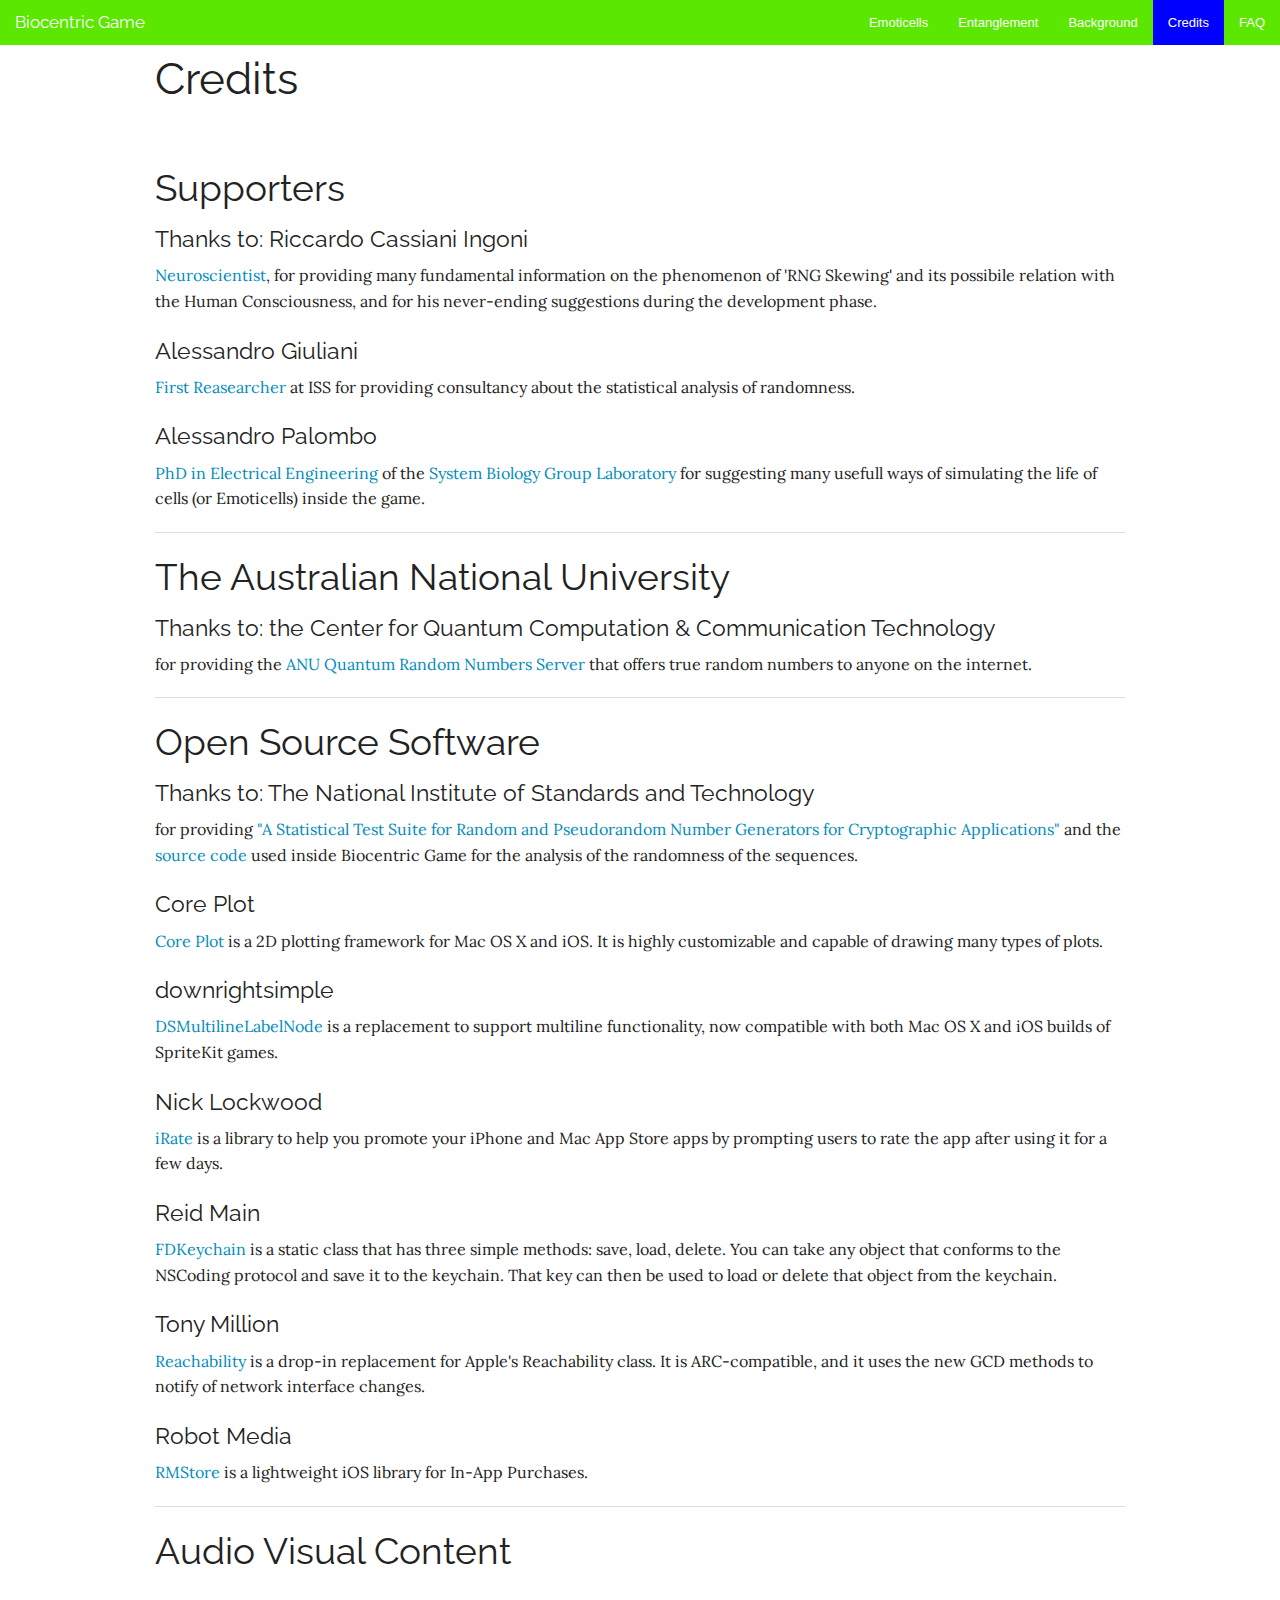
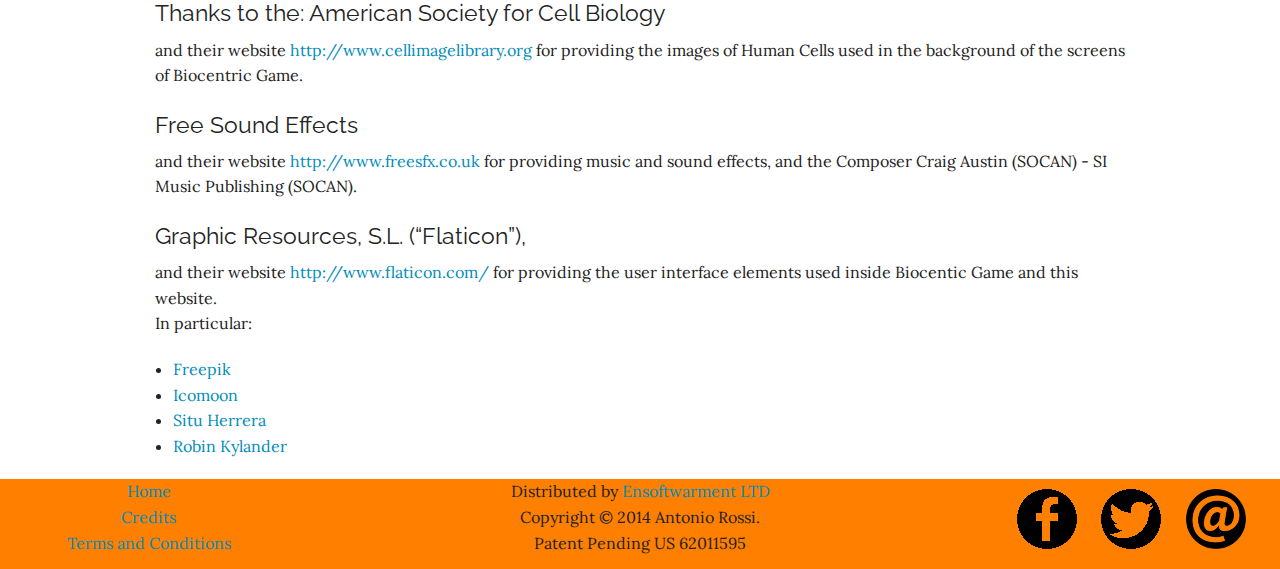
<file: credits.html>
<!doctype html>
<html class="no-js" lang="en">
	<head>
		<link href='http://fonts.googleapis.com/css?family=Raleway:600' rel='stylesheet' type='text/css'>
		<link href='http://fonts.googleapis.com/css?family=Lora:400,700,400italic,700italic' rel='stylesheet' type='text/css'>
		<meta charset="utf-8" />
		<meta name="viewport" content="width=device-width, initial-scale=1.0" />
		<title>Biocentric Game Credits</title>
		<link rel="stylesheet" href="stylesheets/app.css" />
		<script src="bower_components/modernizr/modernizr.js"></script>

		<script>
			(function(i, s, o, g, r, a, m) {
				i['GoogleAnalyticsObject'] = r;
				i[r] = i[r] ||
				function() {
					(i[r].q = i[r].q || []).push(arguments)
				}, i[r].l = 1 * new Date();
				a = s.createElement(o), m = s.getElementsByTagName(o)[0];
				a.async = 1;
				a.src = g;
				m.parentNode.insertBefore(a, m)
			})(window, document, 'script', '//www.google-analytics.com/analytics.js', 'ga');

			ga('create', 'UA-54776412-1', 'auto');
			ga('require', 'displayfeatures');
			ga('send', 'pageview');
		</script>

	</head>
	<body>

		<!-- topbar -->
		<div class="fixed">
			<nav class="top-bar" data-topbar role="navigation">
				<ul class="title-area">
					<li class="name">
						<h1><a href="index.html">Biocentric Game</a></h1>
					</li>
					<!-- Remove the class "menu-icon" to get rid of menu icon. Take out "Menu" to just have icon alone -->
					<li class="toggle-topbar menu-icon">
						<a href="#"><span>Menu</span></a>
					</li>
				</ul>

				<section class="top-bar-section">
					<!-- Right Nav Section -->
					<ul class="right">
						<li>
							<a href="emoticells.html">Emoticells</a>
						</li>
						<li>
							<a href="entanglement.html">Entanglement</a>
						</li>
						<li>
							<a href="background.html">Background</a>
						</li>
						<li class="active">
							<a href="credits.html">Credits</a>
						</li>
						<li>
							<a href="FAQ.html">FAQ</a>
						</li>
					</ul>
				</section>
			</nav>
		</div>

		<div class="row">

			<div class="large-12 columns">
				<h1>Credits</h1>
			</div>
		</div>

		<div class="row">
			<div class="large-12 columns">
				<div>
					<p>
						&nbsp;
					</p>
					<h2>Supporters</h2>
					<h4>Thanks to: Riccardo Cassiani Ingoni</h4>
					<p>
						<a href="http://bbss.it/public_resources/cv_Riccardo_Cassiani_Ingoni_2014_web.pdf" target="_blank">Neuroscientist</a>, for providing many fundamental information on the
						phenomenon of 'RNG Skewing' and its possibile relation with the Human Consciousness, and for his never-ending suggestions during the
						development phase.
					</p>
					<h4>Alessandro Giuliani</h4>
					<p>
						<a href="http://www.iss.it/site/attivita/ISSWEB_istituto/RicercaPersonale/dettaglio.asp?idAna=1613&" target="_blank">First Reasearcher</a>
						at ISS for providing consultancy about the statistical analysis of randomness.
					</p>
					<h4>Alessandro Palombo</h4>
					<p>
						<a href="http://www.sbglab.org/sbglab/attachments/article/54/cvap.pdf" target="_blank">PhD in Electrical Engineering</a>
						of the <a href="http://www.sbglab.org/sbglab/index.php">System Biology Group Laboratory</a> for suggesting many usefull ways of
						simulating the life of cells (or Emoticells) inside the game.
					</p>
					<hr>
					<h2>The Australian National University</h2>
					<h4>Thanks to: the Center for Quantum Computation &#38; Communication Technology</h4>
					<p>
						for providing the <a href="http://qrng.anu.edu.au" target="_blank">ANU Quantum Random Numbers Server</a> that offers true random numbers to anyone on the internet.
					</p>
					<hr>
					<h2>Open Source Software</h2>
					<h4>Thanks to: The National Institute of Standards and Technology</h4>
					<p>
						for providing <a href="http://csrc.nist.gov/groups/ST/toolkit/rng/index.html" target="_blank">"A Statistical Test Suite for Random and Pseudorandom Number Generators for
						Cryptographic Applications"</a> and the <a href="http://csrc.nist.gov/groups/ST/toolkit/rng/documentation_software.html" target="_blank">source code</a> used
						inside Biocentric Game for the analysis of the randomness of the sequences.
					</p>
					<h4>Core Plot</h4>
					<p>
						<a href="https://github.com/core-plot/core-plot" target="_blank">Core Plot</a> is a 2D plotting framework for Mac OS X and iOS. It is highly customizable and
						capable of drawing many types of plots.
					</p>
					<h4>downrightsimple</h4>
					<p>
						<a href="https://github.com/downrightsimple/DSMultilineLabelNode" target="_blank">DSMultilineLabelNode</a> is a replacement to support multiline functionality,
						now compatible with both Mac OS X and iOS builds of SpriteKit games.
					</p>
					<h4>Nick Lockwood</h4>
					<p>
						<a href="https://github.com/nicklockwood/iRate" target="_blank">iRate</a> is a library to help you promote your iPhone and Mac App Store apps by prompting users
						to rate the app after using it for a few days.
					</p>
					<h4>Reid Main</h4>
					<p>
						<a href="https://github.com/reidmain/FDKeychain" target="_blank">FDKeychain</a> is a static class that has three simple methods: save, load, delete.
						You can take any object that conforms to the NSCoding protocol and save it to the keychain.
						That key can then be used to load or delete that object from the keychain.
					</p>
					<h4>Tony Million</h4>
					<p>
						<a href="https://github.com/tonymillion/Reachability" target="_blank">Reachability</a> is a drop-in replacement for Apple's Reachability class.
						It is ARC-compatible, and it uses the new GCD methods to notify of network interface changes.
					</p>
					<h4>Robot Media</h4>
					<p>
						<a href="https://github.com/robotmedia/RMStore" target="_blank">RMStore</a> is  a lightweight iOS library for In-App Purchases.
					</p>
					<hr>
					<h2>Audio Visual Content</h2>
					<p></p>
					<h4> Thanks to the: American Society for Cell Biology </h4>
					<p>
						and their website <a href="http://www.cellimagelibrary.org" target="_blank">http://www.cellimagelibrary.org</a> for providing the images of Human Cells used in the background of
						the screens of Biocentric Game.
					</p>
					<h4> Free Sound Effects </h4>
					<p>
						and their website <a href="http://www.freesfx.co.uk" target="_blank">http://www.freesfx.co.uk</a> for providing music and sound effects,
						and  the Composer Craig Austin (SOCAN) - SI Music Publishing (SOCAN).
					</p>
					<h4> Graphic Resources, S.L. (“Flaticon”), </h4>
					<p>
						and their website <a href="http://www.flaticon.com/" target="_blank">http://www.flaticon.com/</a> for providing the user interface elements used
						inside Biocentic Game and this website.
						<br>
						In particular:
						<br>
						<ul>
							<li>
								<a href="http://www.freepik.com" target="_blank">Freepik</a>
							</li>
							<li>
								<a href="http://www.flaticon.com/search/icomoon" target="_blank">Icomoon</a>
							</li>
							<li>
								<a href="http://www.flaticon.com/authors/situ-herrera" target="_blank">Situ Herrera</a>
							</li>
							<li>
								<a href="http://www.flaticon.com/authors/robin-kylander" target="_blank">Robin Kylander</a>
							</li>
						</ul>
					</p>
				</div>
			</div>
		</div>

		<div class="row closing-footer fw">
			<div class="row">
				<div class="large-3 columns text-center">
					<p>
						<a href="index.html">Home
						<br>
						</a>
						<!-- <a href="FAQ.html">FAQ<br></a> -->
						<a href="credits.html">Credits
						<br>
						</a>
						<a href="terms.html">Terms and Conditions</a>
					</p>
				</div>
				<div class="large-6 columns text-center">
					<p>
						Distributed by <a href="http://www.ensoftwarment.com/" target="_blank">Ensoftwarment LTD</a>
						<br>
						Copyright &copy; 2014 Antonio Rossi.
						<br>
						Patent Pending US 62011595
					</p>
				</div>
				<div class="large-3 columns text-center">
					<div class="row">
						<a href="https://www.facebook.com/BiocentricGame" target="_blank"> <img src="img/icons/facebook44-60-60.png" > </a>
						<a href="https://twitter.com/BiocentricGame" target="_blank"><img src="img/icons/twitter37-60-60.png"></a>
						<a href="mailto:biocentricgame@gmail.com"> <img src="img/icons/arroba1-60-60.png" > </a>
					</div>
				</div>
			</div>
		</div>

		<script src="bower_components/jquery/dist/jquery.min.js"></script>
		<script src="bower_components/foundation/js/foundation.min.js"></script>
		<script src="js/app.js"></script>

	</body>
</html>
</file>
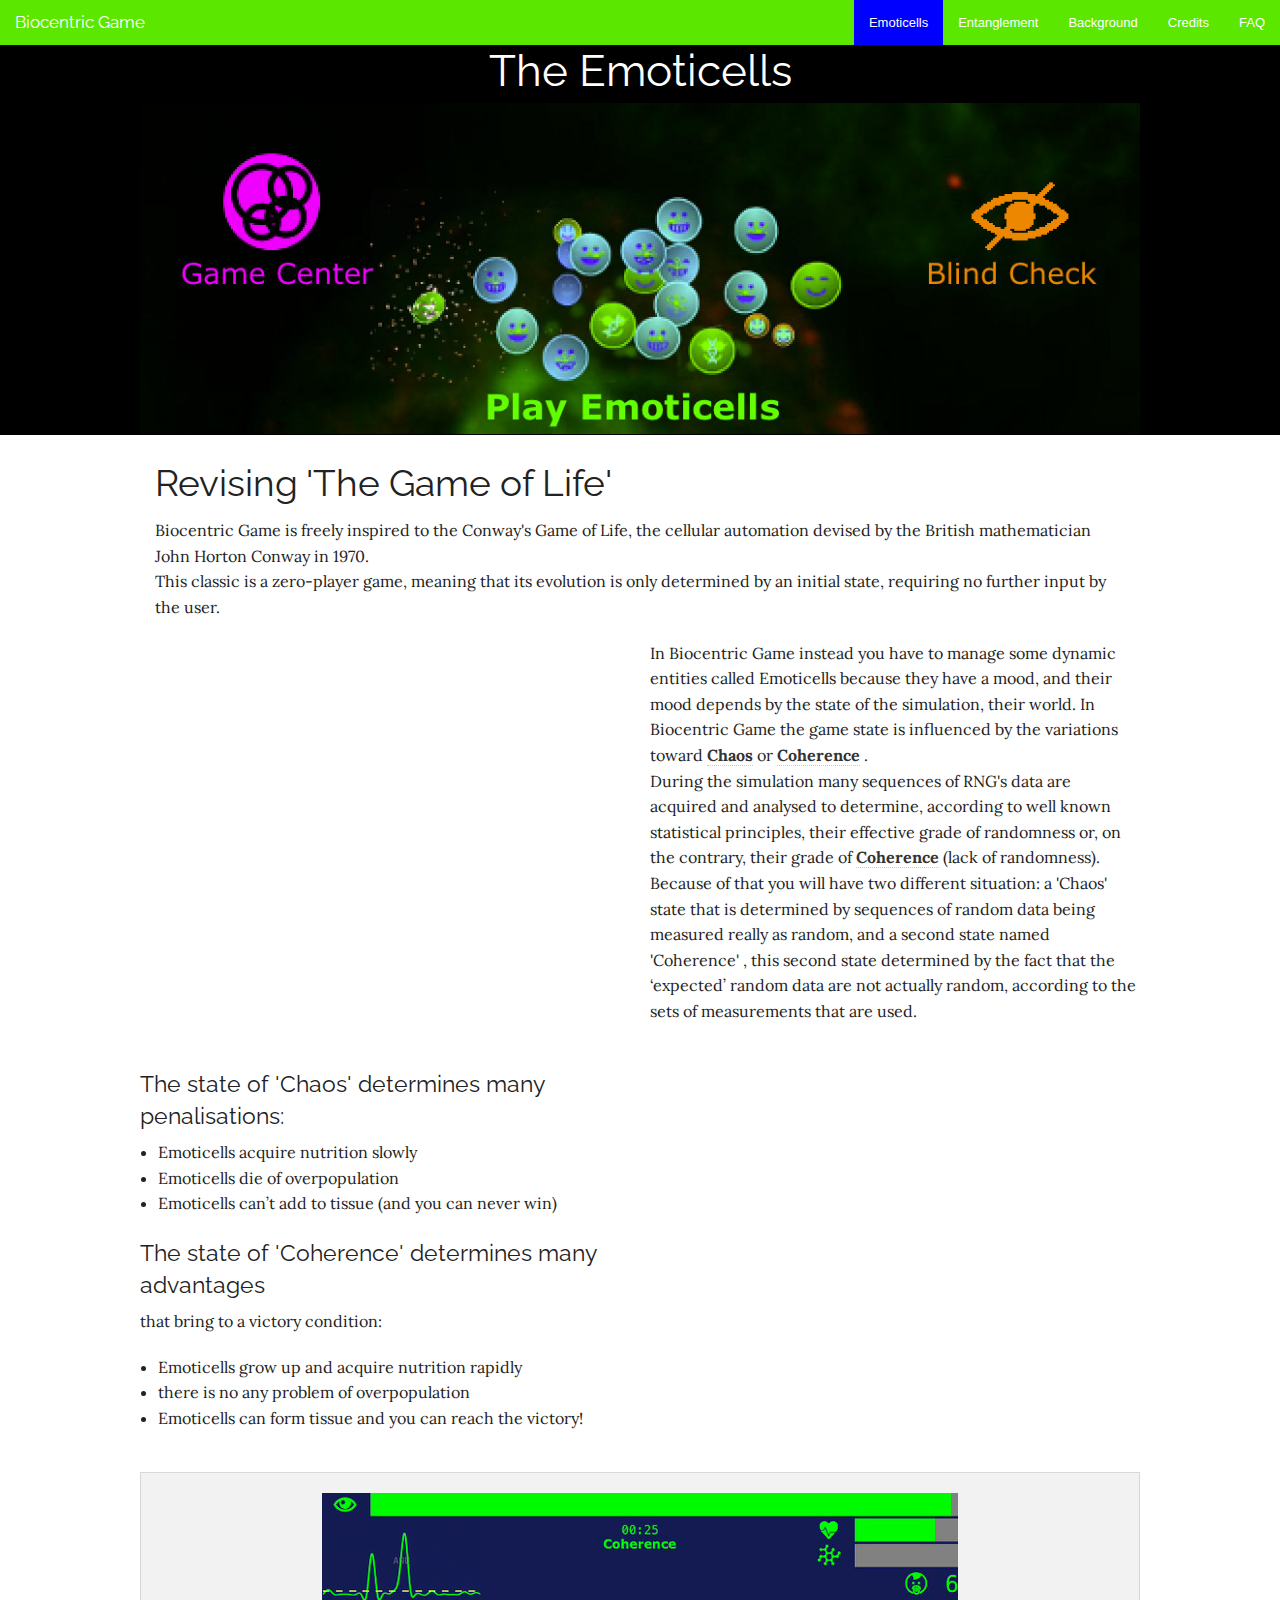
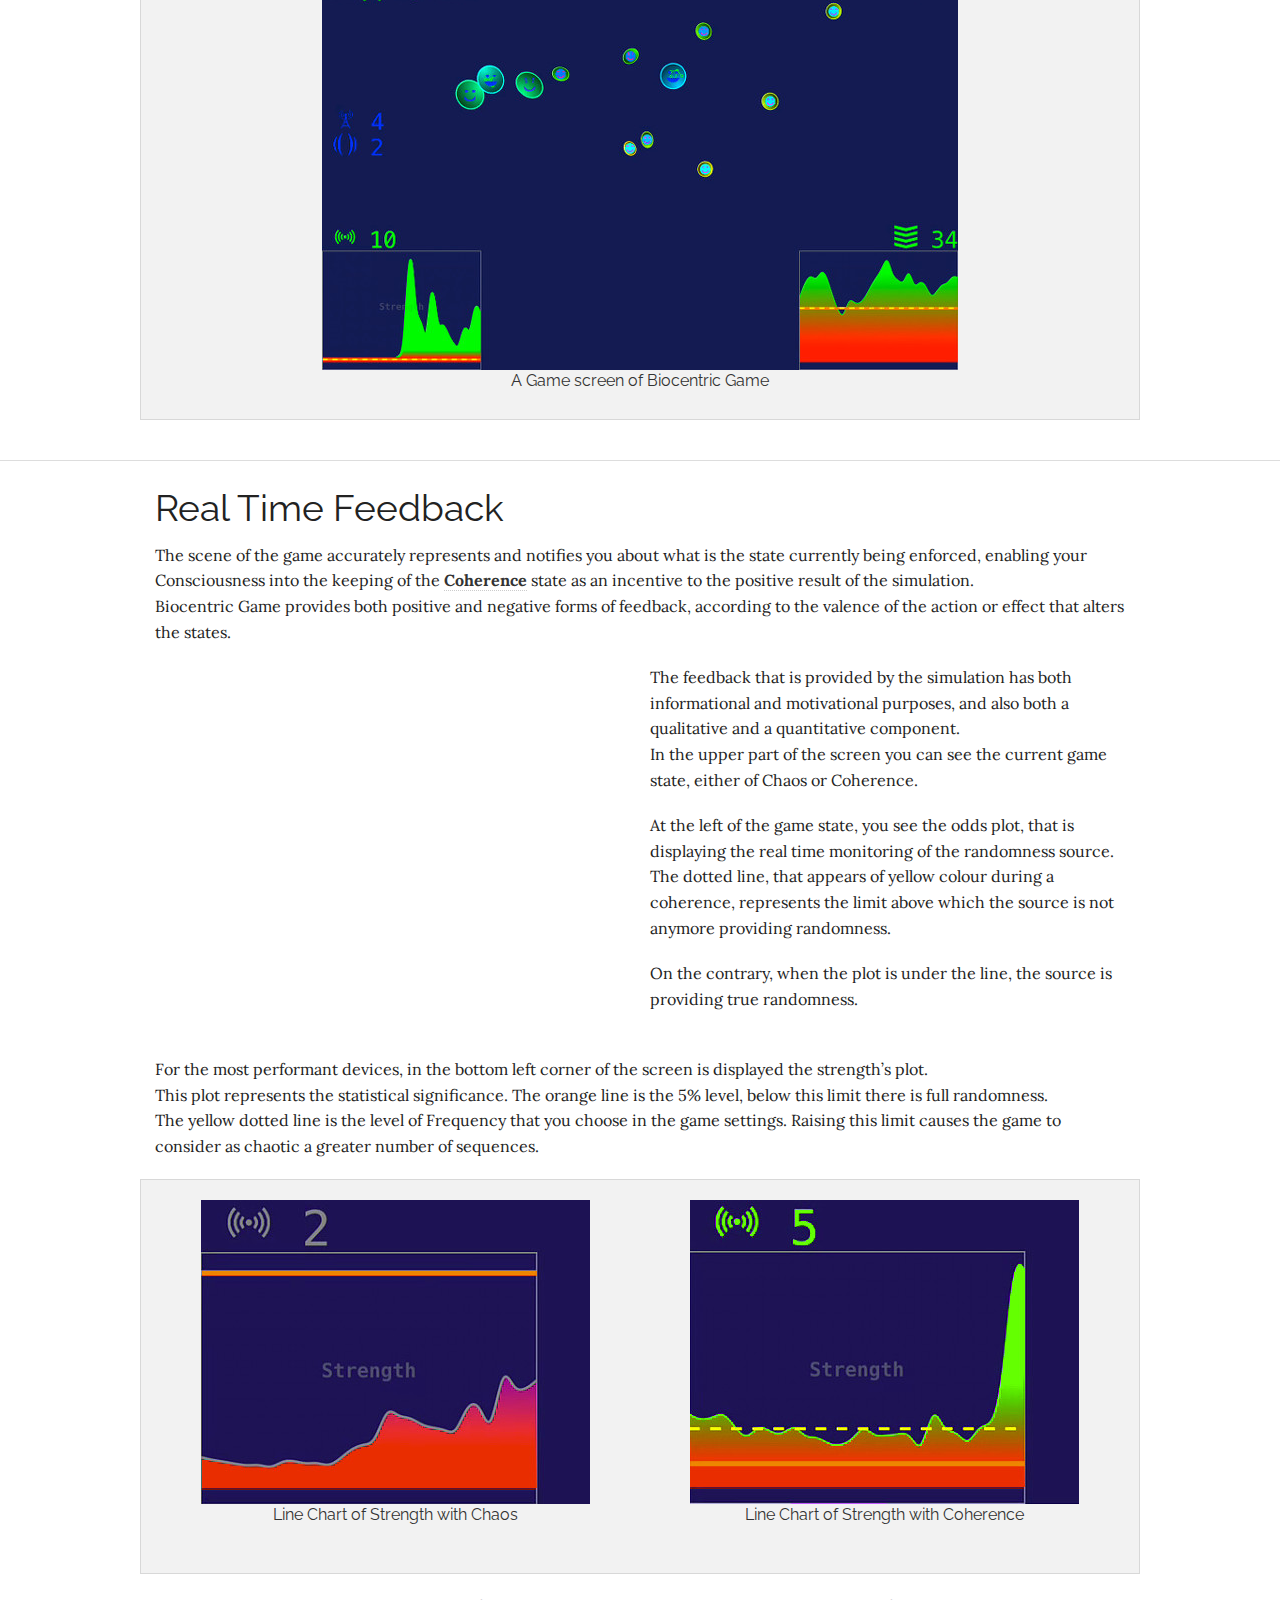
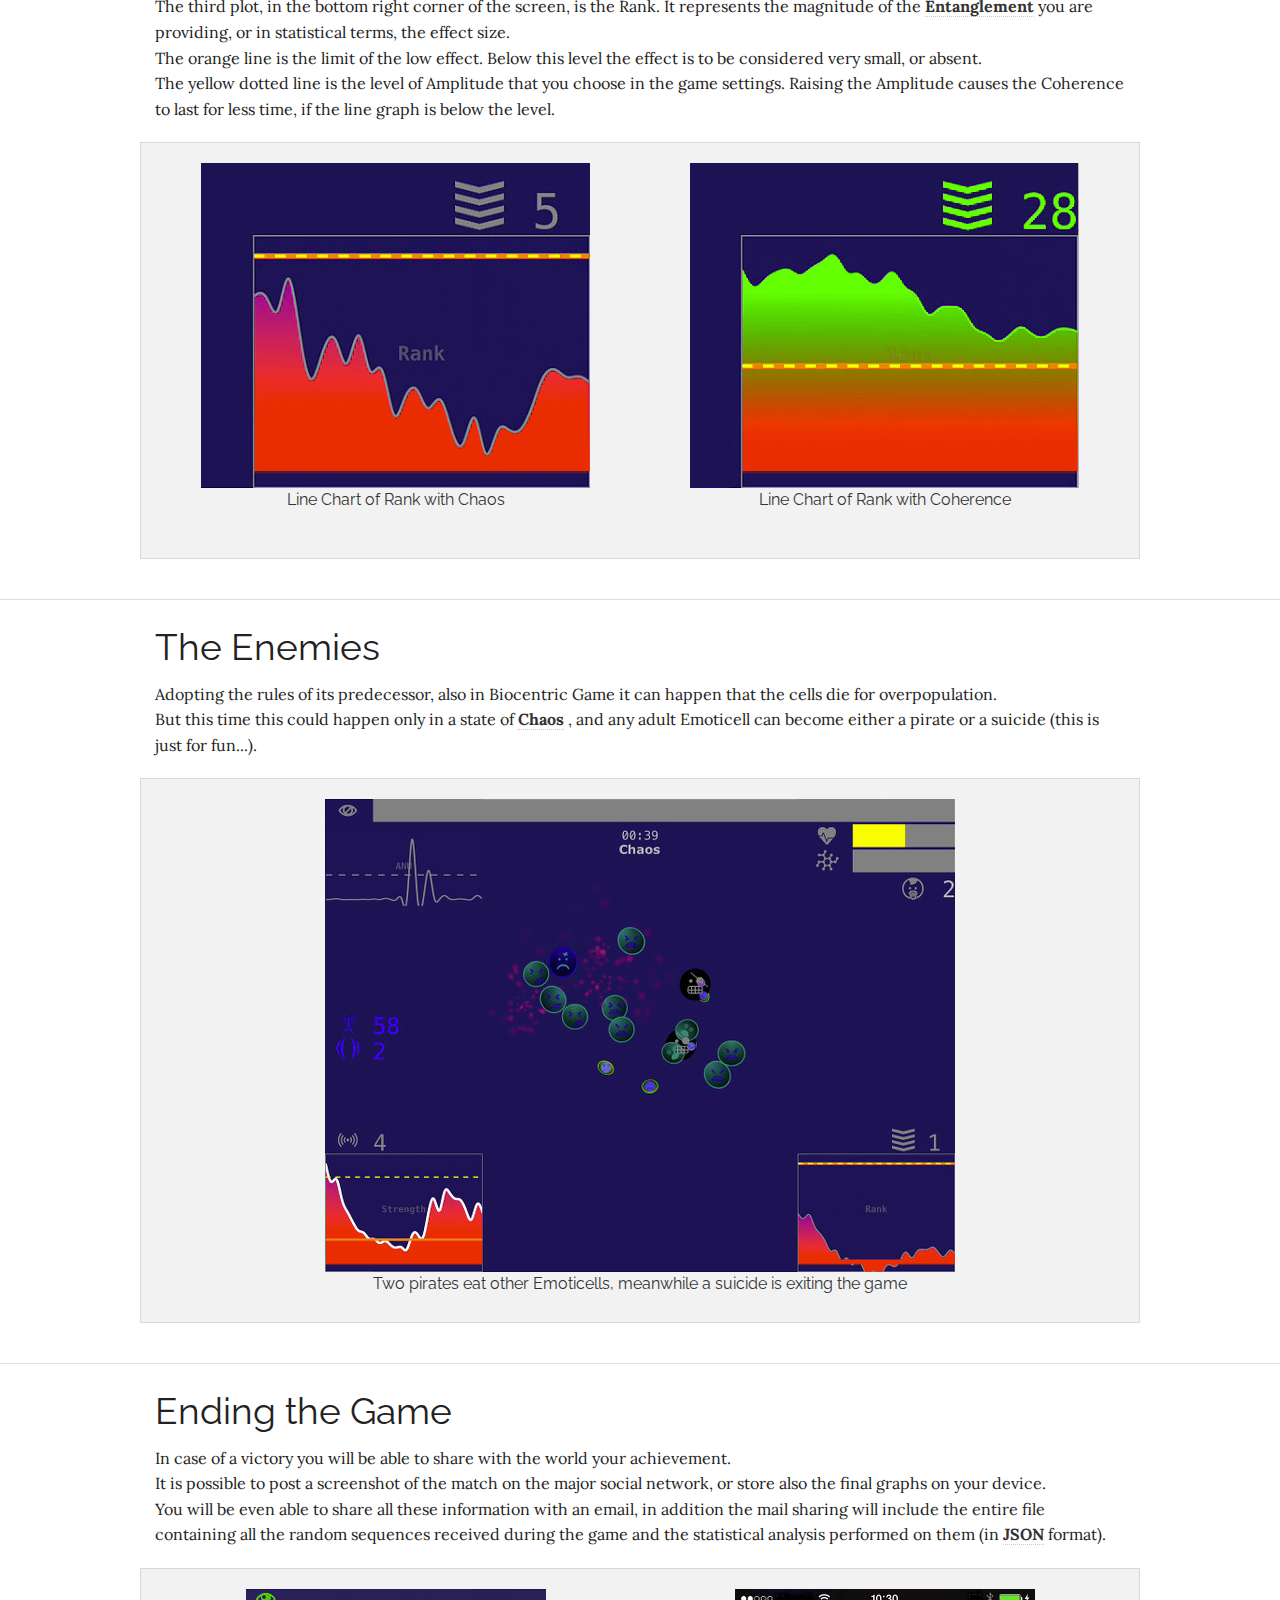
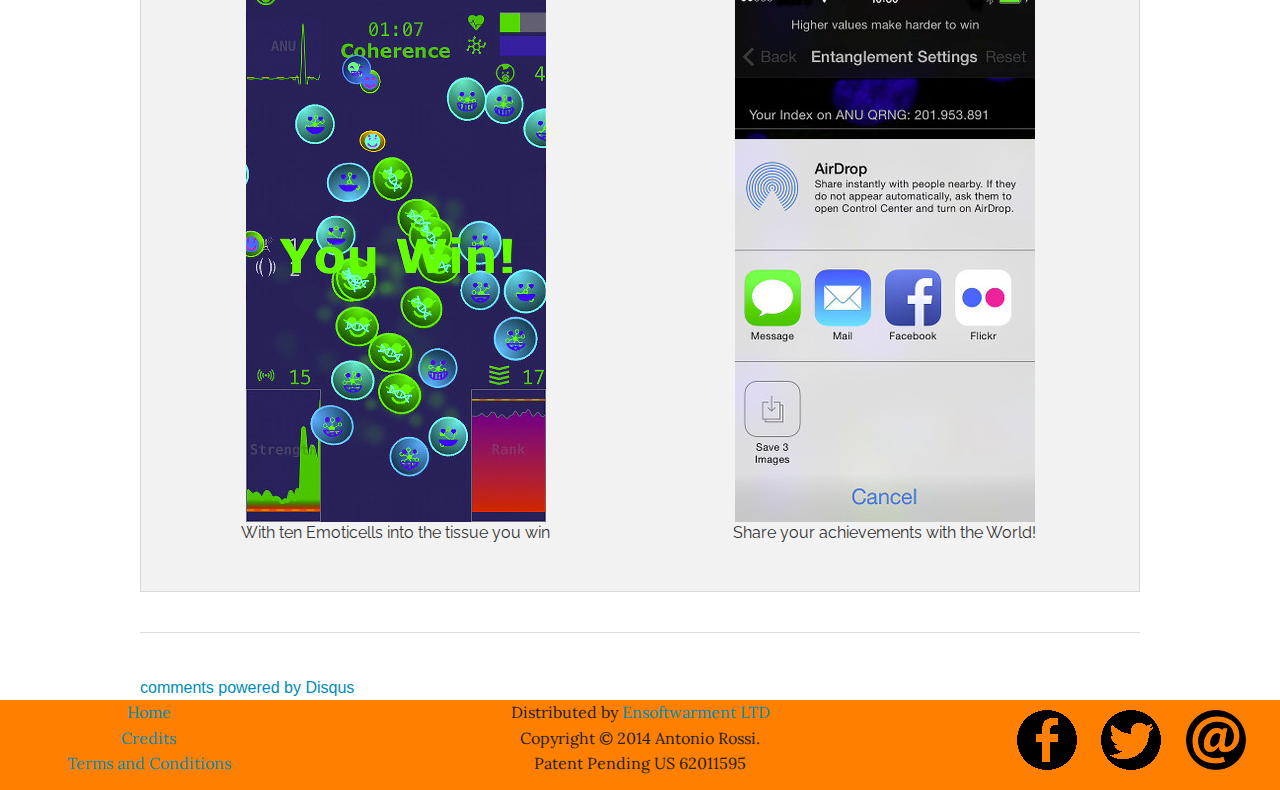
<file: emoticells.html>
<!doctype html>
<html class="no-js" lang="en">
	<head>
		<link href='http://fonts.googleapis.com/css?family=Raleway:600' rel='stylesheet' type='text/css'>
		<link href='http://fonts.googleapis.com/css?family=Lora:400,700,400italic,700italic' rel='stylesheet' type='text/css'>
		<meta charset="utf-8" />
		<meta name="viewport" content="width=device-width, initial-scale=1.0" />
		<title>Biocentric Game Emoticells</title>
		<link rel="stylesheet" href="stylesheets/app.css" />
		<script src="bower_components/modernizr/modernizr.js"></script>

		<script>
			(function(i, s, o, g, r, a, m) {
				i['GoogleAnalyticsObject'] = r;
				i[r] = i[r] ||
				function() {
					(i[r].q = i[r].q || []).push(arguments)
				}, i[r].l = 1 * new Date();
				a = s.createElement(o), m = s.getElementsByTagName(o)[0];
				a.async = 1;
				a.src = g;
				m.parentNode.insertBefore(a, m)
			})(window, document, 'script', '//www.google-analytics.com/analytics.js', 'ga');

			ga('create', 'UA-54776412-1', 'auto');
			ga('require', 'displayfeatures');
			ga('send', 'pageview');
		</script>

	</head>
	<body>

		<!-- topbar -->
		<div class="fixed">
			<nav class="top-bar" data-topbar role="navigation">
				<ul class="title-area">
					<li class="name">
						<h1><a href="index.html">Biocentric Game</a></h1>
					</li>
					<!-- Remove the class "menu-icon" to get rid of menu icon. Take out "Menu" to just have icon alone -->
					<li class="toggle-topbar menu-icon">
						<a href="#"><span>Menu</span></a>
					</li>
				</ul>

				<section class="top-bar-section">
					<!-- Right Nav Section -->
					<ul class="right">
						<li class="active">
							<a href="#">Emoticells</a>
						</li>
						<li>
							<a href="entanglement.html">Entanglement</a>
						</li>
						<li>
							<a href="background.html">Background</a>
						</li>
						<li>
							<a href="credits.html">Credits</a>
						</li>
						<li>
							<a href="FAQ.html">FAQ</a>
						</li>
					</ul>
				</section>
			</nav>
		</div>

		<div class="emoticell-panel">
			<div class="row">
				<div class="large-12 columns text-center">
					<h1>The Emoticells</h1>
				</div>
				<div class="row">
					<div class="large-12 columns text-center">
						<img src="img/emoticells biocentric game big main menu.jpg">
					</div>
				</div>
			</div>
		</div>

		<div class="row">
			<div class="large-12 columns">
				<h2>Revising 'The Game of Life'</h2>
				<p>
					Biocentric Game is freely inspired to the Conway's Game of Life, the cellular automation devised by the British mathematician John Horton Conway in 1970.
					<br>
					This classic is a zero-player game, meaning that its evolution is only determined by an initial state, requiring no further input by the user.
				</p>
			</div>
		</div>

		<div class="row">
			<div class="small-block-grid-1 medium-block-grid-2">
				<li>
					<div class="flex-video">
						<iframe width="480" height="360" src="//www.youtube.com/embed/-O0TARUqcnA?rel=0" frameborder="0" webkitAllowFullScreen mozallowfullscreen allowfullscreen></iframe>
					</div>
				</li>
				<li>
					<p>
						In Biocentric Game instead you have to manage some dynamic entities called Emoticells because they have a mood, and their mood depends by the state of the simulation, their world.
						In Biocentric Game the game state is influenced by the variations toward
						<span data-tooltip aria-haspopup="true" class="has-tip [tip-top tip-bottom tip-left tip-right] [radius round]"
						title="It is the state of the game that denies to win, it is obtained when the entropy source
						(the random number generator) is providing sequences of numbers that are measured as being effectively random.">Chaos</span>
						or
						<span data-tooltip aria-haspopup="true" class="has-tip [tip-top tip-bottom tip-left tip-right] [radius round]" title="It is the state of the game that permits to win,
						it is obtained when the entropy source (the random number generator) is providing sequences of numbers that are measured as non-random.">Coherence</span>
						.
						<br>
						During the simulation many sequences of RNG's data are acquired and analysed to determine, according to well known statistical principles, their effective grade of randomness or,
						on the contrary, their grade of
						<span data-tooltip aria-haspopup="true" class="has-tip [tip-top tip-bottom tip-left tip-right] [radius round]" title="It is the state of the game that permits to win,
						it is obtained when the entropy source (the random number generator) is providing sequences of numbers that are measured as non-random.">Coherence</span>
						(lack of randomness).
						<br>
						Because of that you will have two different situation: a 'Chaos' state that is determined by sequences of random data being measured really as random,
						and a second state named
						'Coherence'
						, this second state determined by the fact that the ‘expected’ random data are not actually random,
						according to the sets of measurements that are used.
					</p>
				</li>
			</div>
		</div>

		<div class="row">
			<div class="small-block-grid-1 medium-block-grid-2">
				<li>
					<h4> The state of 'Chaos' determines many penalisations:</h4>
					<ul class="disc">
						<li>
							Emoticells acquire nutrition slowly
						</li>
						<li>
							Emoticells die of overpopulation
						</li>
						<li>
							Emoticells can’t add to tissue (and you can never win)
						</li>
					</ul>

					<h4>The state of 'Coherence' determines many advantages </h4>
					<p>
						that bring to a victory condition:
						<br>
						<ul class="disc">
							<li>
								Emoticells grow up and acquire nutrition rapidly
							</li>
							<li>
								there is no any problem of overpopulation
							</li>
							<li>
								Emoticells can form tissue and you can reach the victory!
							</li>
						</ul>
					</p>
				</li>
				<li>
					<div class="flex-video">
						<iframe width="480" height="360" src="//www.youtube.com/embed/abLulg2mOJI?rel=0" frameborder="0" webkitAllowFullScreen mozallowfullscreen allowfullscreen></iframe>
					</div>
				</li>
			</div>
		</div>

		<div class="row">
			<div class="panel">
				<div class="row">
					<div class="large-12 text-center columns">
						<img  src="img/coherence biocentric game.jpg" >
						<h6>A Game screen of Biocentric Game</h6>
					</div>
				</div>
			</div>
		</div>

		<hr>

		<div class="row">
			<div class="large-12 columns">
				<h2>Real Time Feedback</h2>
			</div>
		</div>

		<div class="row">
			<div class="large-12 columns">
				<p>
					The scene of the game accurately represents and notifies you about what is the state currently being enforced, enabling your
					Consciousness into the keeping of the
					<span data-tooltip aria-haspopup="true" class="has-tip [tip-top tip-bottom tip-left tip-right] [radius round]" title="It is the state of the game that permits to win,
					it is obtained when the entropy source (the random number generator) is providing sequences of numbers that are measured as non-random.">Coherence</span>
					state as an incentive to the positive result of the simulation.
					<br>
					Biocentric Game provides both positive and negative forms of feedback, according to the valence of the action or effect that alters the states.
				</p>
			</div>
		</div>

		<div class="row">
			<div class="small-block-grid-1 medium-block-grid-2">
				<li>
					<div class="flex-video">
						<iframe width="480" height="360" src="//www.youtube.com/embed/GYJNUveh3eM?rel=0" frameborder="0" webkitAllowFullScreen mozallowfullscreen allowfullscreen></iframe>
					</div>
				</li>
				<li>
					<p>
						The feedback that is provided by the simulation has both informational and motivational purposes, and also both a qualitative and a quantitative component.
						<br>
						In the upper part of the screen you can see the current game state, either of Chaos or Coherence.
					</p>
					<p>
						At the left of the game state, you see the odds plot, that is displaying the real time monitoring of the randomness source.
						The dotted line, that appears of yellow colour during a coherence, represents the limit above which the source is not anymore  providing randomness.
					</p>
					<p>
						On the contrary, when the plot is under the line, the source is providing true randomness.
					</p>
				</li>
			</div>
		</div>

		<div class="row">
			<div class="large-12 columns">
				<p>
					For the most performant devices, in the bottom left corner of the screen is displayed the strength’s plot.
					<br>
					This plot represents the statistical significance.
					The orange line is the 5% level, below this limit there is full randomness.
					<br>
					The yellow dotted line is the level of Frequency that you choose in the game settings.
					Raising this limit causes the game to consider as chaotic a greater number of sequences.
				</p>
			</div>
		</div>

		<div class="row">
			<div class="panel">
				<div class="small-block-grid-1 medium-block-grid-2 text-center">
					<li><img   src="img/strength chaos biocentric game.jpg">
						<br>
						<h6>Line Chart of Strength with Chaos</h6>
					</li>
					<li><img   src="img/strength entanglement coherence biocentric game.jpg">
						<br>
						<h6>Line Chart of Strength with Coherence</h6>
					</li>
				</div>
			</div>
		</div>

		<div class="row">
			<div class="large-12 columns">
				<p>
					The third plot, in the bottom right corner of the screen, is the Rank. It represents the magnitude of the <span data-tooltip aria-haspopup="true" class="has-tip
					[tip-top tip-bottom tip-left tip-right] [radius round]"
					title="is a physical phenomenon that occurs when pairs or groups of particles are generated or interact in ways such tha the quantum state of
					each particle cannot be described independently – instead, a quantum state may be given for the system as a whole.">Entanglement</span>
					you are providing, or in statistical terms, the effect size.
					<br>
					The orange line is the limit of the low effect.
					Below this level the effect is to be considered very small, or absent.
					<br>
					The yellow dotted line is the level of Amplitude that you choose in the game settings.
					Raising the Amplitude causes the Coherence to last for less time, if the line graph is below the level.
				</p>
			</div>
		</div>

		<div class="row">
			<div class="panel">
				<ul class="small-block-grid-1 medium-block-grid-2 text-center">
					<li><img  src="img/rank chaos biocentric game.jpg">
						<br>
						<h6>Line Chart of Rank with Chaos</h6>
					</li>
					<li><img  src="img/rank coherence biocentric game.jpg">
						<br>
						<h6>Line Chart of Rank with Coherence</h6>
					</li>
				</ul>
			</div>
		</div>
		<hr>

		<div class="row">
			<div class="large-12 columns">
				<h2>The Enemies</h2>
			</div>
		</div>

		<div class="row">
			<div class="large-12 columns">
				<p>
					Adopting the rules of its predecessor, also in Biocentric Game it can happen that the cells die for overpopulation.
					<br>
					But this time this could happen only in a state of
					<span data-tooltip aria-haspopup="true" class="has-tip [tip-top tip-bottom tip-left tip-right] [radius round]"
					title="It is the state of the game that denies to win, it is obtained when the entropy source
					(the random number generator) is providing sequences of numbers that are measured as being effectively random.">Chaos</span>
					, and any adult Emoticell can become either a pirate or a suicide (this is just for fun...).
				</p>
			</div>
		</div>

		<div class="row">
			<div class="panel">
				<div class="row">
					<div class="large-12 text-center columns">
						<img  src="img/enemies biocentric game.jpg">
						<h6>Two pirates eat other Emoticells, meanwhile a suicide is exiting the game</h6>
					</div>
				</div>
			</div>
		</div>

		<hr />

		<div class="row">
			<div class="large-12 columns">
				<h2>Ending the Game</h2>
			</div>
		</div>

		<div class="row">
			<div class="large-12 columns">
				<p>
					In case of a victory you will be able to share with the world your achievement.
					<br>
					It is possible to post a screenshot of the match on the major social network, or store also the final graphs on your device.
					<br>
					You will be even able to share all these information with an email, in addition the mail sharing will include
					the entire file containing all the random sequences received during the game and the statistical analysis performed on them (in
					<span data-tooltip aria-haspopup="true" class="has-tip [tip-top tip-bottom tip-left tip-right] [radius round]"
					title="JSON is an open standard format that uses human-readable text to transmit data objects consisting of attribute–value pairs"> JSON</span>
					format).
				</p>
			</div>
		</div>

		<div class="row">
			<div class="panel">
				<ul class="small-block-grid-1 medium-block-grid-2 text-center">
					<li><img  src="img/win biocentric game.jpg">
						<br>
						<h6>With ten Emoticells into the tissue you win</h6>
					</li>
					<li><img  src="img/sharing results biocentric game.jpg">
						<br>
						<h6>Share your achievements with the World!</h6>
					</li>
				</ul>
			</div>
		</div>

		<div class="row">
			<hr>
			<div class="large-12 columns" id="disqus_thread">
				&nbsp;
			</div>
			<script type="text/javascript">
				/* * * CONFIGURATION VARIABLES: EDIT BEFORE PASTING INTO YOUR WEBPAGE * * */
				var disqus_shortname = 'biocentricgame';
				// required: replace example with your forum shortname

				/* * * DON'T EDIT BELOW THIS LINE * * */
				(function() {
					var dsq = document.createElement('script');
					dsq.type = 'text/javascript';
					dsq.async = true;
					dsq.src = '//' + disqus_shortname + '.disqus.com/embed.js';
					(document.getElementsByTagName('head')[0] || document.getElementsByTagName('body')[0]).appendChild(dsq);
				})();
			</script>
			<noscript>
				Please enable JavaScript to view the <a href="http://disqus.com/?ref_noscript">comments powered by Disqus.</a>
			</noscript>
			<a href="http://disqus.com" class="dsq-brlink">comments powered by <span class="logo-disqus">Disqus</span></a>
		</div>

		<div class="row closing-footer fw">
			<div class="row">
				<div class="large-3 columns text-center">
					<p>
						<a href="index.html">Home
						<br>
						</a>
						<!-- <a href="FAQ.html">FAQ<br></a> -->
						<a href="credits.html">Credits
						<br>
						</a>
						<a href="terms.html">Terms and Conditions</a>
					</p>
				</div>
				<div class="large-6 columns text-center">
					<p>
						Distributed by <a href="http://www.ensoftwarment.com/" target="_blank">Ensoftwarment LTD</a>
						<br>
						Copyright &copy; 2014 Antonio Rossi.
						<br>
						Patent Pending US 62011595
					</p>
				</div>
				<div class="large-3 columns text-center">
					<div class="row">
						<a href="https://www.facebook.com/BiocentricGame" target="_blank"> <img src="img/icons/facebook44-60-60.png" > </a>
						<a href="https://twitter.com/BiocentricGame" target="_blank"><img src="img/icons/twitter37-60-60.png"></a>
						<a href="mailto:biocentricgame@gmail.com"> <img src="img/icons/arroba1-60-60.png" > </a>
					</div>
				</div>
			</div>
		</div>

		<script src="bower_components/jquery/dist/jquery.min.js"></script>
		<script src="bower_components/foundation/js/foundation.min.js"></script>
		<script src="js/app.js"></script>

		<script type="text/javascript">
			/* * * CONFIGURATION VARIABLES: EDIT BEFORE PASTING INTO YOUR WEBPAGE * * */
			var disqus_shortname = 'biocentricgame';
			// required: replace example with your forum shortname

			/* * * DON'T EDIT BELOW THIS LINE * * */
			( function() {
					var s = document.createElement('script');
					s.async = true;
					s.type = 'text/javascript';
					s.src = '//' + disqus_shortname + '.disqus.com/count.js';
					(document.getElementsByTagName('HEAD')[0] || document.getElementsByTagName('BODY')[0]).appendChild(s);
				}());
		</script>

	</body>
</html>
</file>
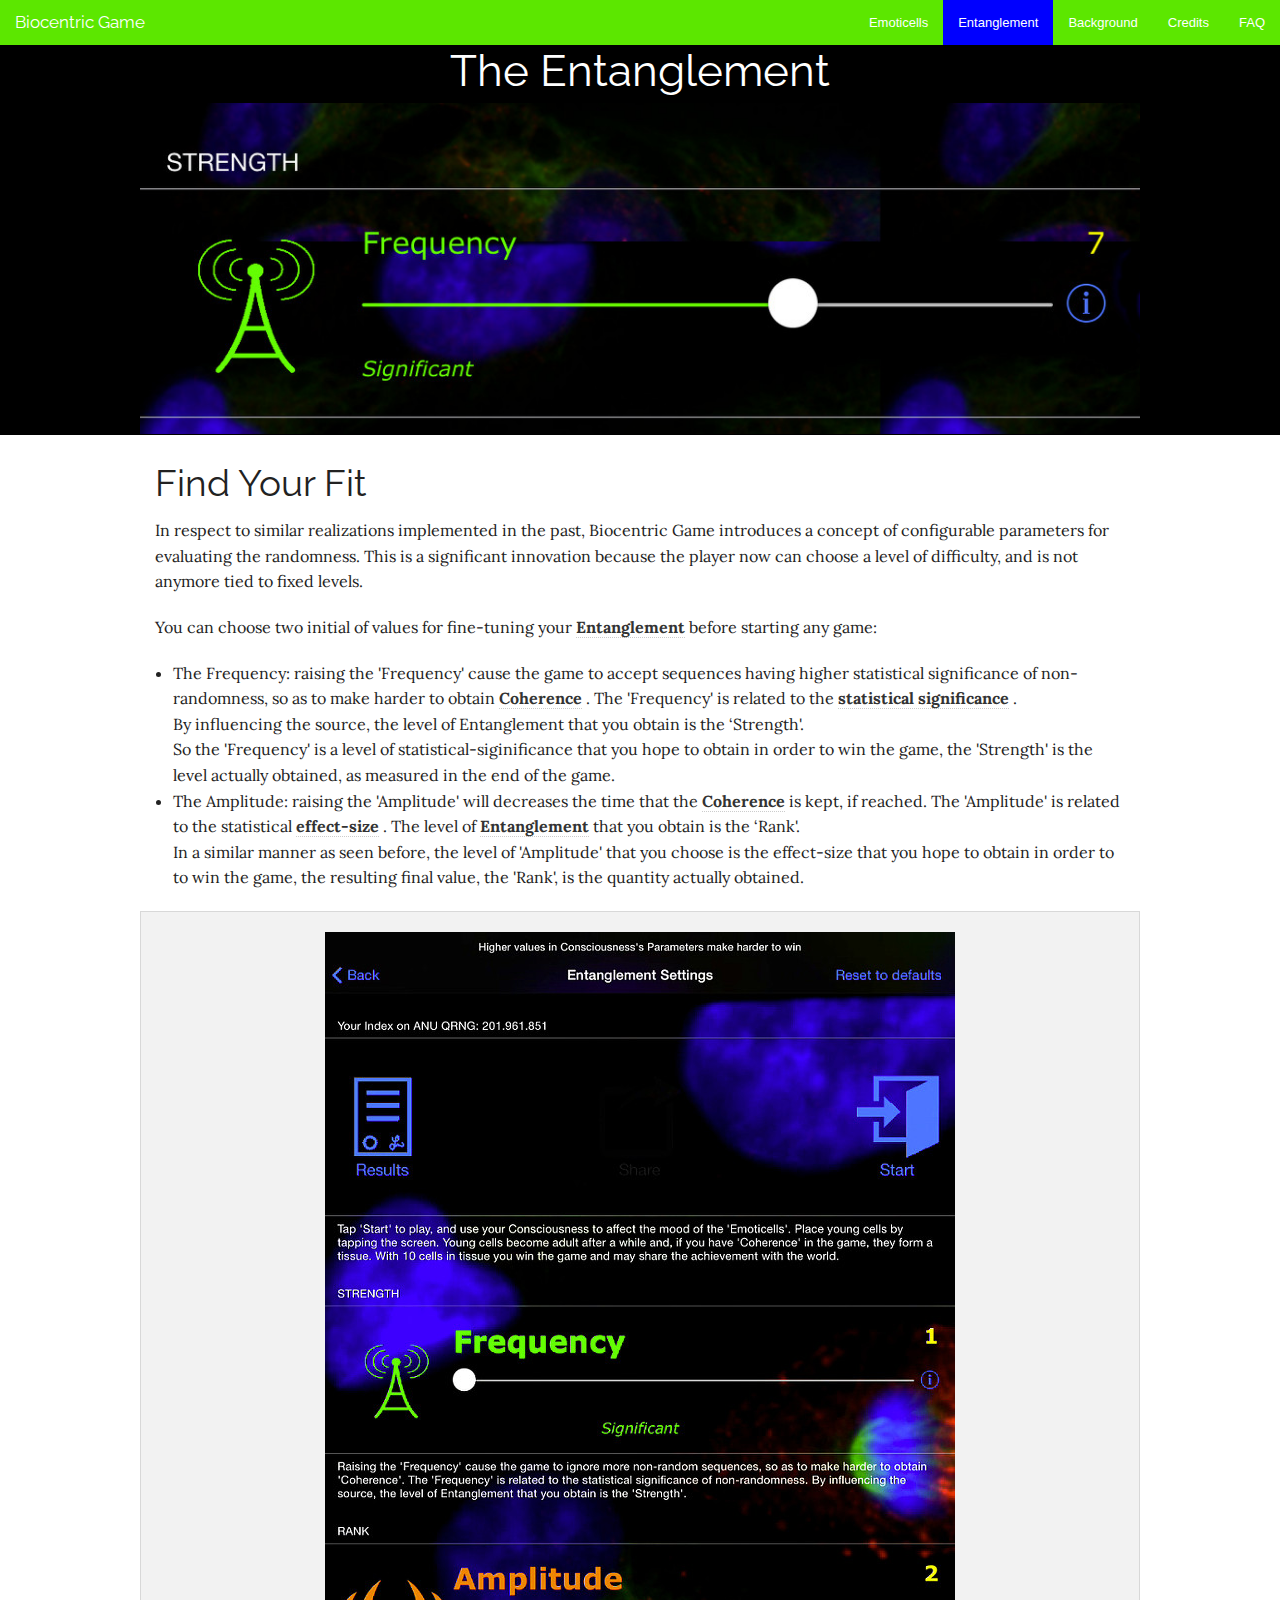
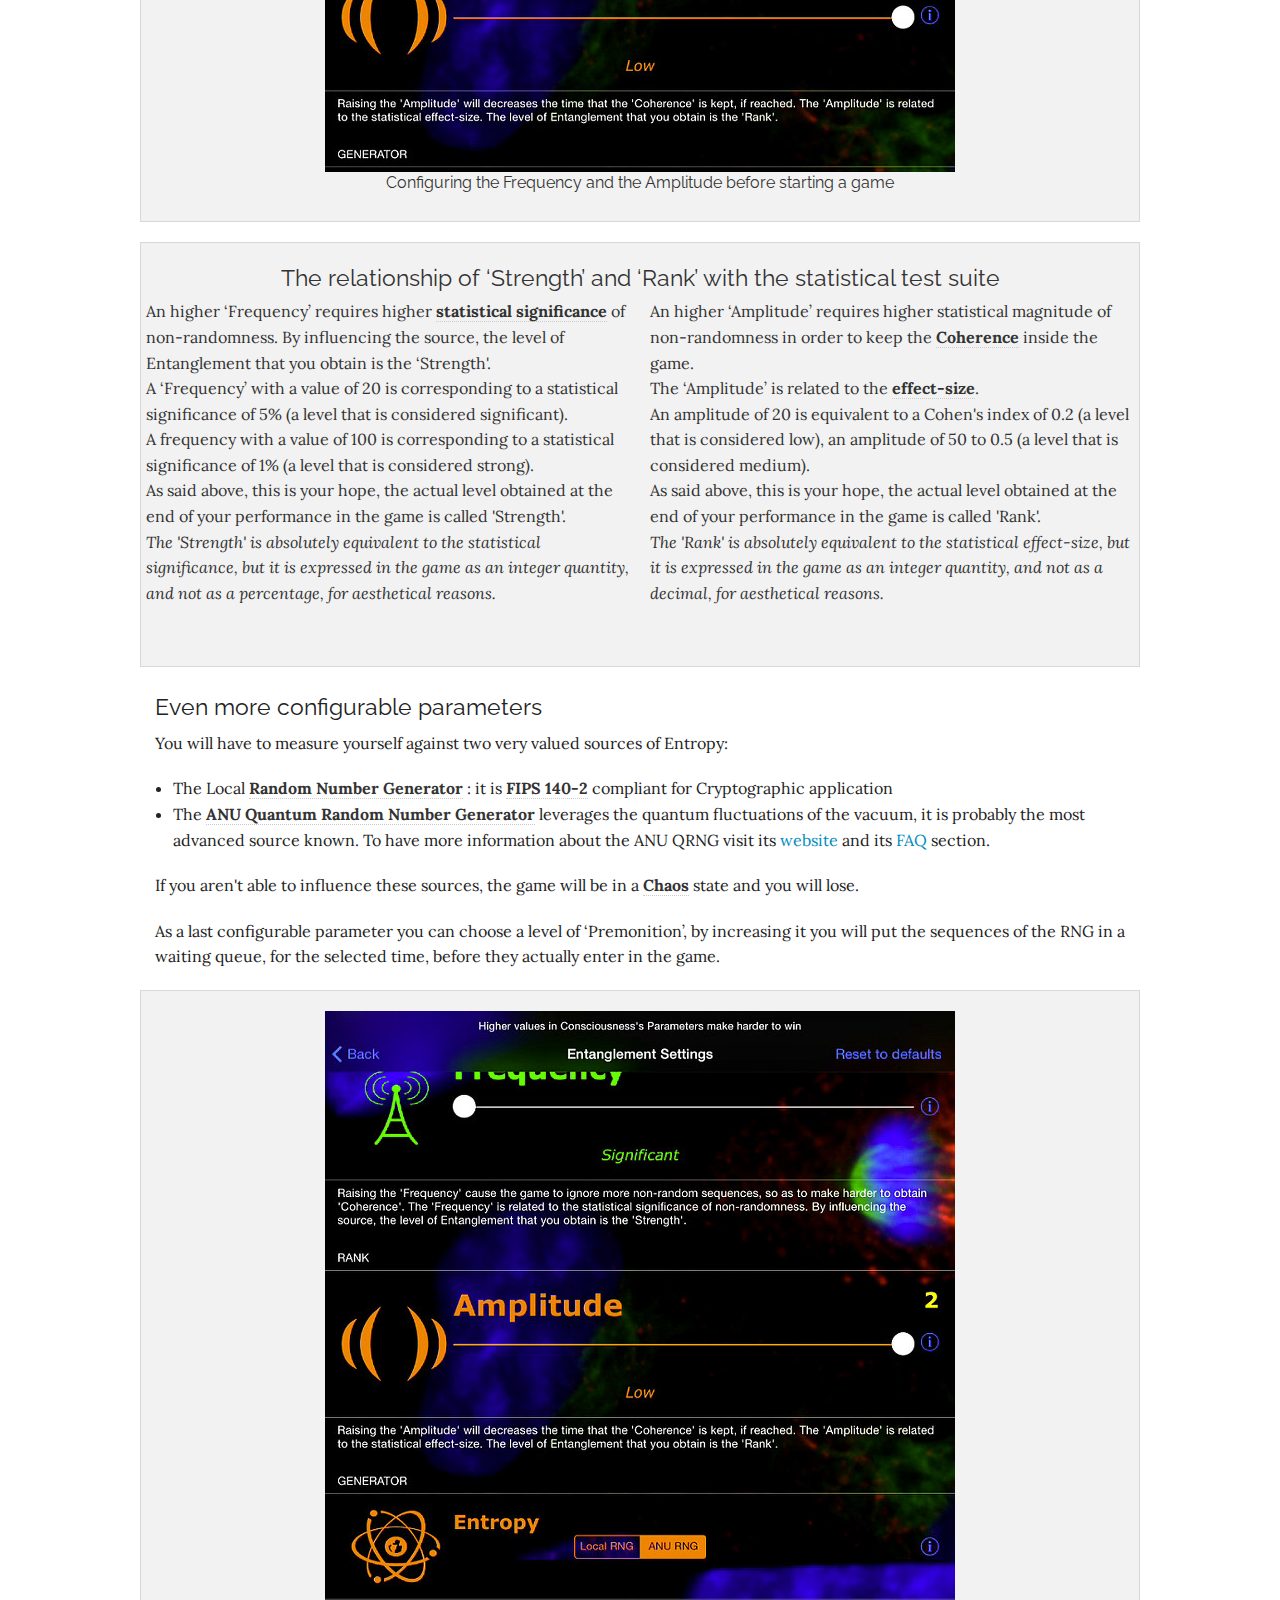
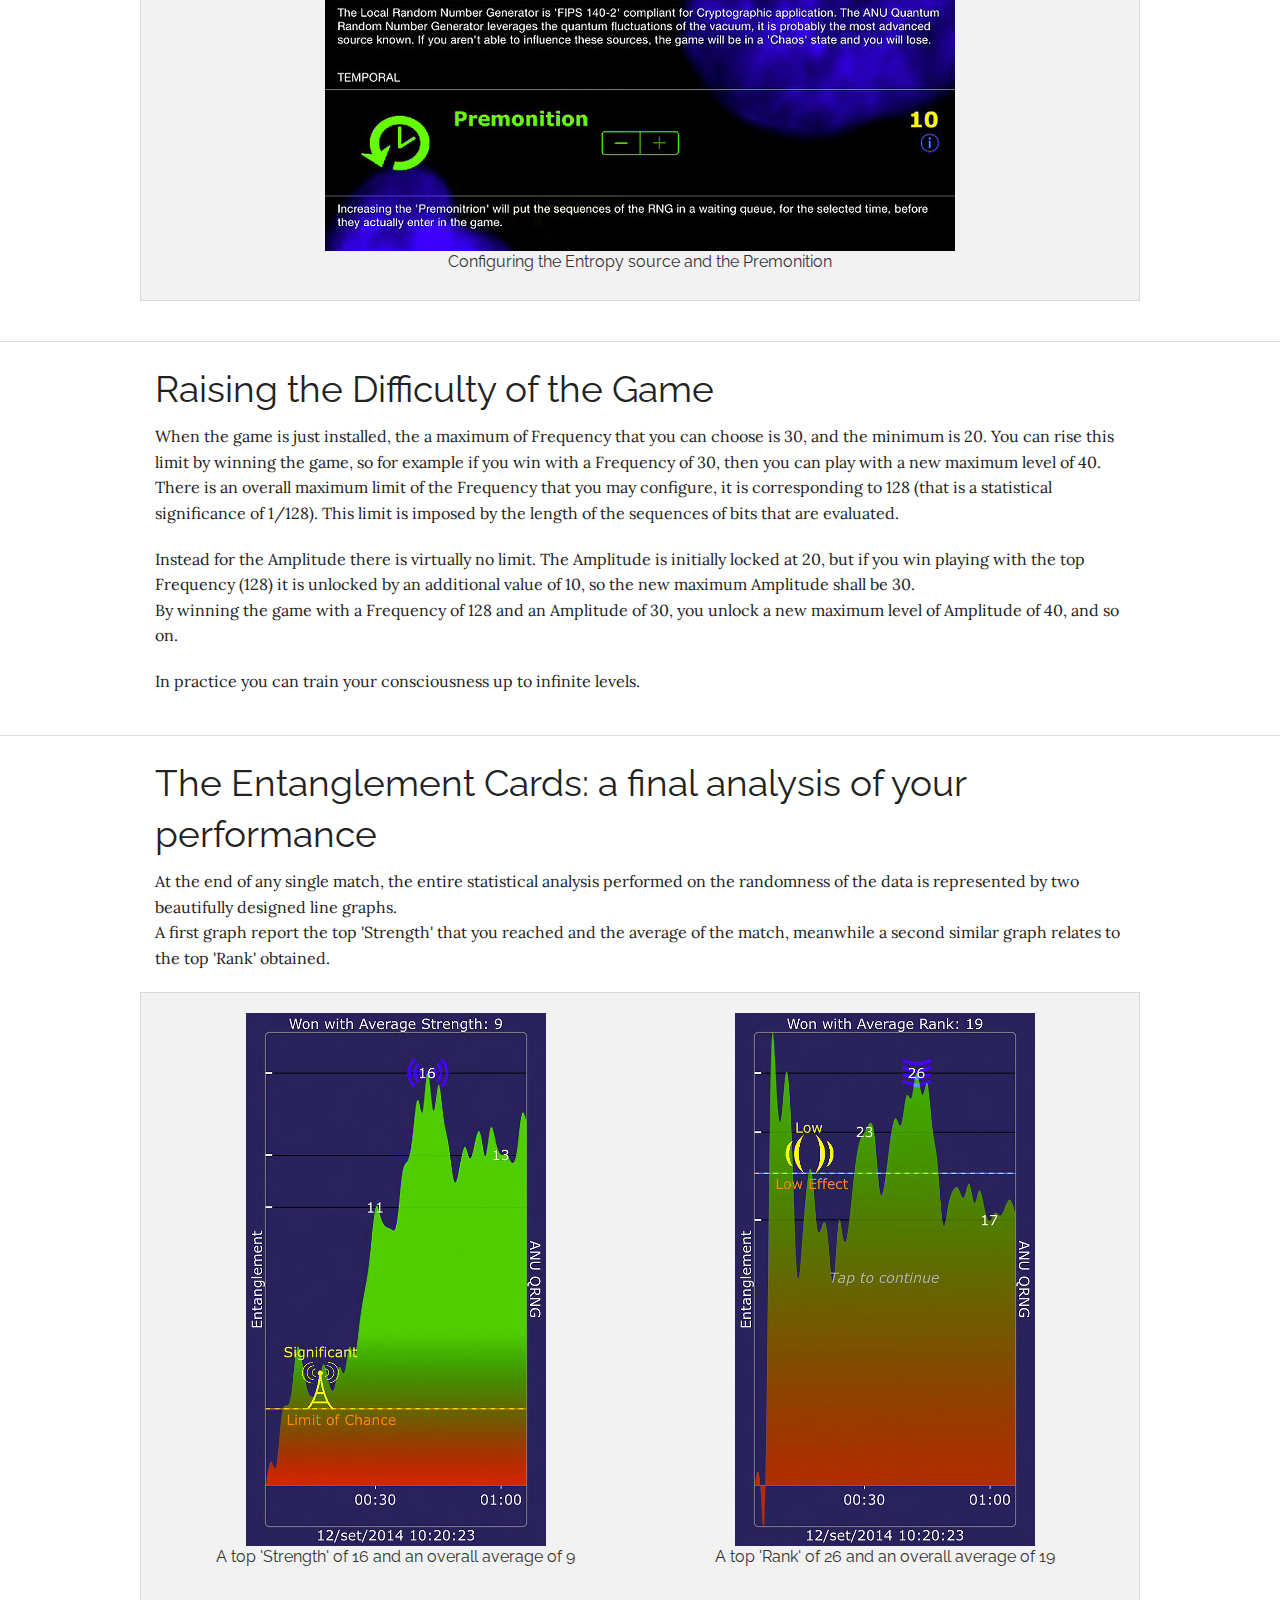
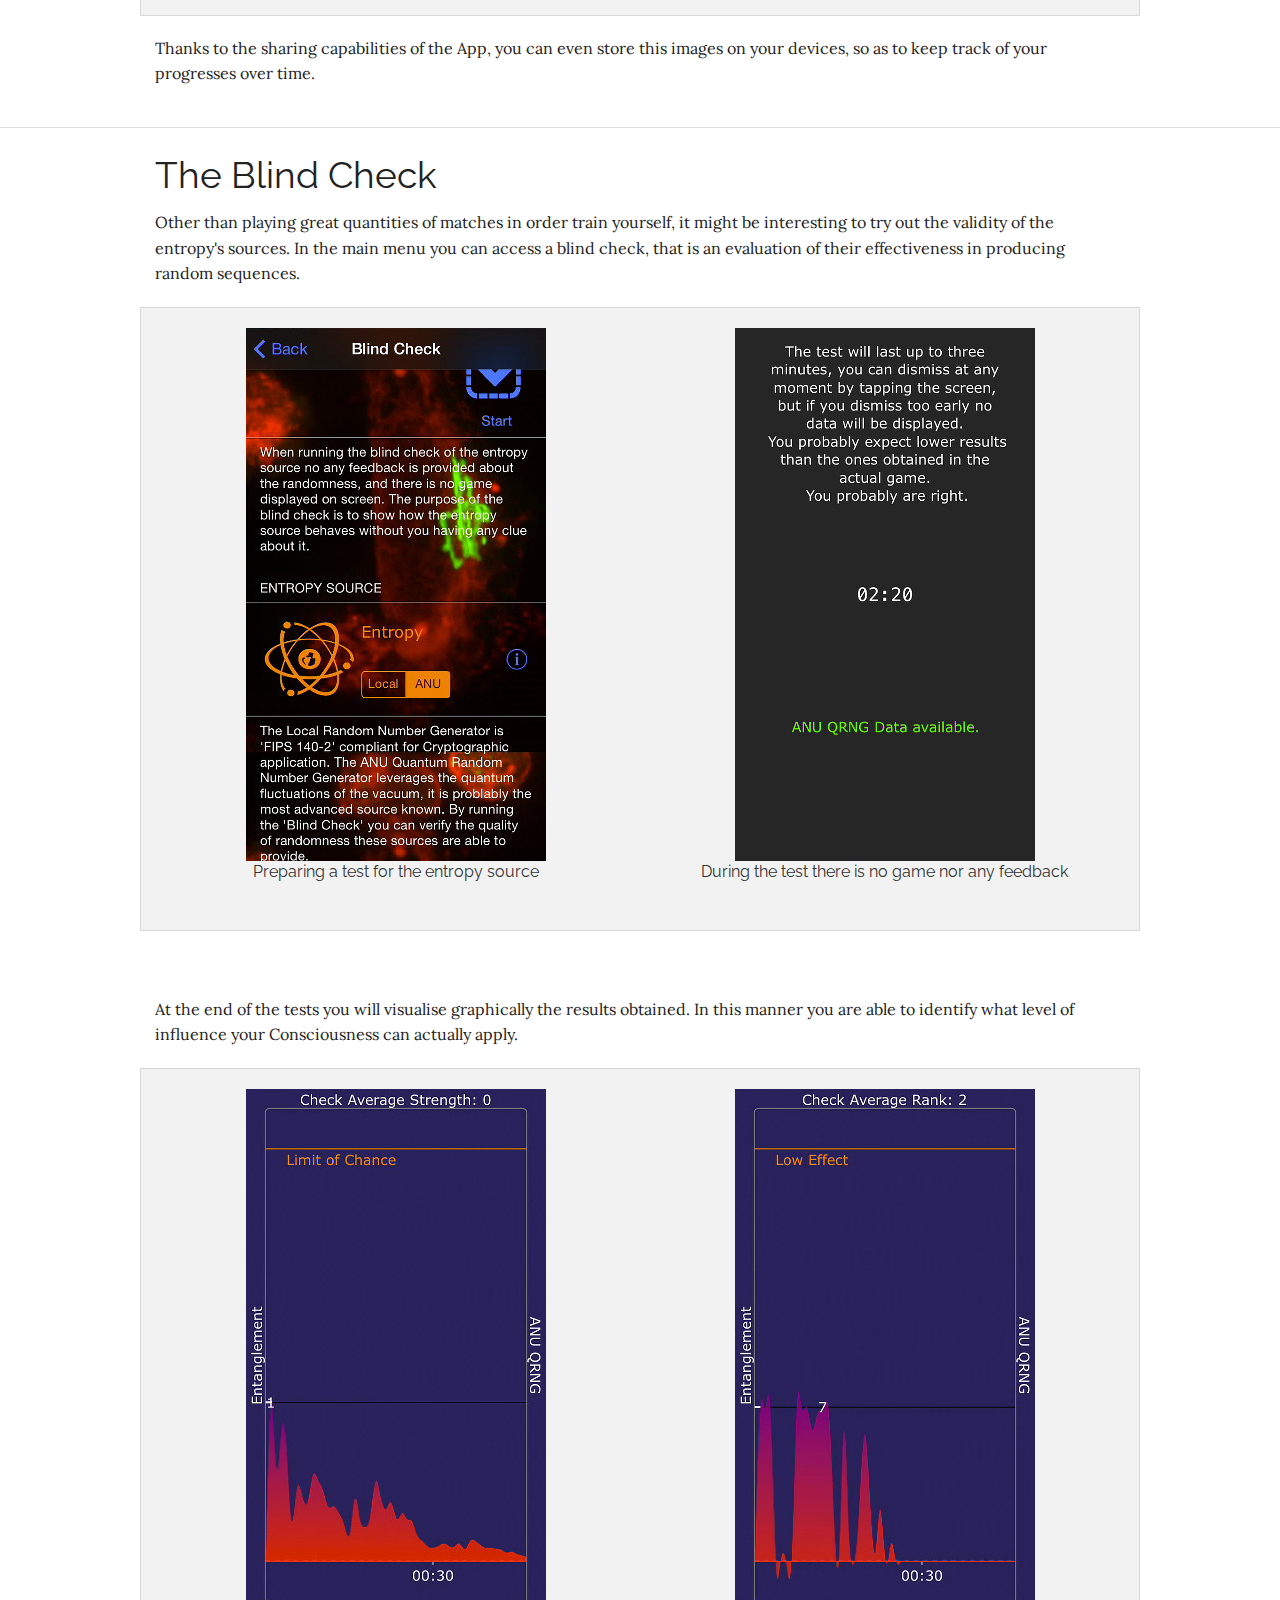
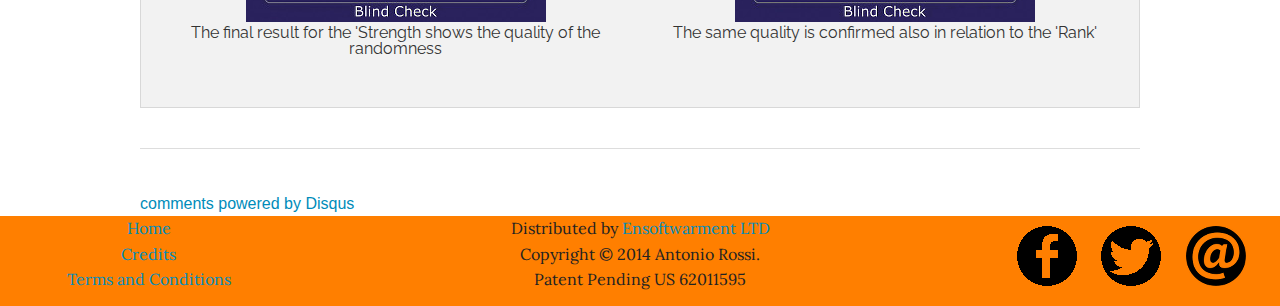
<file: entanglement.html>
<!doctype html>
<html class="no-js" lang="en">
	<head>
		<link href='http://fonts.googleapis.com/css?family=Raleway:600' rel='stylesheet' type='text/css'>
		<link href='http://fonts.googleapis.com/css?family=Lora:400,700,400italic,700italic' rel='stylesheet' type='text/css'>
		<meta charset="utf-8" />
		<meta name="viewport" content="width=device-width, initial-scale=1.0" />
		<title>Biocentric Game Entanglement</title>
		<link rel="stylesheet" href="stylesheets/app.css" />
		<script src="bower_components/modernizr/modernizr.js"></script>

		<script>
			(function(i, s, o, g, r, a, m) {
				i['GoogleAnalyticsObject'] = r;
				i[r] = i[r] ||
				function() {
					(i[r].q = i[r].q || []).push(arguments)
				}, i[r].l = 1 * new Date();
				a = s.createElement(o), m = s.getElementsByTagName(o)[0];
				a.async = 1;
				a.src = g;
				m.parentNode.insertBefore(a, m)
			})(window, document, 'script', '//www.google-analytics.com/analytics.js', 'ga');

			ga('create', 'UA-54776412-1', 'auto');
			ga('require', 'displayfeatures');
			ga('send', 'pageview');
		</script>

	</head>
	<body>

		<!-- topbar -->
		<div class="fixed">
			<nav class="top-bar" data-topbar role="navigation">
				<ul class="title-area">
					<li class="name">
						<h1><a href="index.html">Biocentric Game</a></h1>
					</li>
					<!-- Remove the class "menu-icon" to get rid of menu icon. Take out "Menu" to just have icon alone -->
					<li class="toggle-topbar menu-icon">
						<a href="#"><span>Menu</span></a>
					</li>
				</ul>

				<section class="top-bar-section">
					<!-- Right Nav Section -->
					<ul class="right">
						<li>
							<a href="emoticells.html">Emoticells</a>
						</li>
						<li class="active">
							<a href="#">Entanglement</a>
						</li>
						<li>
							<a href="background.html">Background</a>
						</li>
						<li>
							<a href="credits.html">Credits</a>
						</li>
						<li>
							<a href="FAQ.html">FAQ</a>
						</li>
					</ul>
				</section>
			</nav>
		</div>

		<div class="emoticell-panel">
			<div class="row">
				<div class="large-12 columns text-center">
					<h1>The Entanglement</h1>
				</div>
				<div class="row">
					<div class="large-12 columns text-center">
						<img src="img/entanglement settings biocentric game.jpg">
					</div>
				</div>
			</div>
		</div>

		<div class="row">
			<div class="large-12 columns">
				<h2>Find Your Fit</h2>
				<p>
					In respect to similar realizations implemented in the past, Biocentric Game introduces a concept of configurable parameters for evaluating the randomness.
					This is a significant innovation because the player now can choose a level of difficulty, and is not anymore tied to fixed levels.
				</p>
				<p>
					You can choose  two initial of values for fine-tuning your <span data-tooltip aria-haspopup="true" class="has-tip [tip-top tip-bottom tip-left tip-right] [radius round]"
					title="is a physical phenomenon that occurs when pairs or groups of particles are generated or interact in ways such tha the quantum state of each particle cannot be described
					independently – instead, a quantum state may be given for the system as a whole.">Entanglement</span>
					before starting any game:
					<ul class="disc">
						<li>
							The Frequency: raising the 'Frequency' cause the game to accept sequences having higher statistical significance of non-randomness, so as to make harder to obtain
							<span data-tooltip aria-haspopup="true" class="has-tip [tip-top tip-bottom tip-left tip-right] [radius round]" title="It is the state of the game that permits to win,
							it is obtained when the entropy source (the random number generator) is providing sequences of numbers that are measured as non-random.">Coherence</span>
							.
							The 'Frequency' is related to the
							<span data-tooltip aria-haspopup="true" class="has-tip [tip-top tip-bottom tip-left tip-right] [radius round]" title="
							A result is called statistically significant if it has been predicted as unlikely to have occurred by chance alone,
							for example a Random Number Generator that is not providing true random numbers is improbable.">statistical significance</span>
							.
							<br>
							By influencing the source, the level of
							Entanglement that you obtain is the ‘Strength'.
							<br>
							So the 'Frequency' is a level of statistical-siginificance that you hope to obtain in order to win the game, the 'Strength' is the level actually obtained,
							as measured in the end of the game.
						</li>
						<li>
							The Amplitude: raising the 'Amplitude' will decreases the time that the
							<span data-tooltip aria-haspopup="true" class="has-tip [tip-top tip-bottom tip-left tip-right] [radius round]" title="It is the state of the game that permits to win,
							it is obtained when the entropy source (the random number generator) is providing sequences of numbers that are measured as non-random.">Coherence</span>
							is kept, if reached. The 'Amplitude' is related to the statistical
							<span data-tooltip aria-haspopup="true" class="has-tip [tip-top tip-bottom tip-left tip-right] [radius round]"
							title="
							In statistics, an effect size is a quantitative measure of the toughness of a phenomenon, reporting effect sizes
							is considered good practice when presenting empirical research findings in many fields.">effect-size</span>
							. The level of
							<span data-tooltip aria-haspopup="true" class="has-tip [tip-top tip-bottom tip-left tip-right] [radius round]"
							title="is a physical phenomenon that occurs when pairs or groups of particles are generated or interact in ways such tha the quantum state of each particle cannot be
							described independently – instead, a quantum state may be given for the system as a whole.">Entanglement</span>
							that you obtain is the ‘Rank'.
							<br>
							In a similar manner as seen before, the level of 'Amplitude' that you choose is the effect-size that you
							hope to obtain in order to  to win the game, the resulting final value, the 'Rank', is the quantity actually obtained.
						</li>
					</ul>
				</p>
			</div>
		</div>

		<div class="row">
			<div class="panel">
				<div class="row">
					<div class="large-12 text-center columns">
						<img  src="img/entanglement setting first screen biocentric game.jpg" >
						<h6>Configuring the Frequency and the Amplitude before starting a game</h6>
					</div>
				</div>
			</div>
		</div>

		<div class="row">
			<div class="panel">
				<div class="row">
					<div class="large-12 text-center columns">
						<h4>The relationship of ‘Strength’ and ‘Rank’ with the statistical test suite</h4>
					</div>
				</div>
				<div class="row">
					<div class="small-block-grid-1 medium-block-grid-2">
						<li>
							<p>
								An higher ‘Frequency’ requires higher
								<span data-tooltip aria-haspopup="true" class="has-tip [tip-top tip-bottom tip-left tip-right] [radius round]" title="
								A result is called statistically significant if it has been predicted as unlikely to have occurred by chance alone,
								for example a Random Number Generator that is not providing true random numbers is improbable.">statistical significance</span>
								of non-randomness. By influencing the source, the level of
								Entanglement that you obtain is the ‘Strength'.
								<br>
								A ‘Frequency’ with a value of 20 is corresponding to a statistical significance of 5% (a level that is considered significant).
								<br>
								A frequency with a value of 100 is corresponding to a statistical significance of 1% (a level that is considered strong).
								<br>
								As said above, this is your hope, the actual level obtained at the end of your performance in the game is called 'Strength'.
								<br>
								<em>The 'Strength' is absolutely equivalent to the statistical significance, but it is expressed in the game as an integer quantity,
								and not as a percentage, for aesthetical reasons.</em>
							</p>
						</li>
						<li>
							<p>
								An higher ‘Amplitude’ requires higher statistical magnitude of non-randomness in order to keep the
								<span data-tooltip aria-haspopup="true" class="has-tip [tip-top tip-bottom tip-left tip-right] [radius round]" title="It is the state of the game that permits to win,
								it is obtained when the entropy source (the random number generator) is providing sequences of numbers that are measured as non-random.">Coherence</span>
								inside the game.
								<br>
								The ‘Amplitude’ is related to the
								<span data-tooltip aria-haspopup="true" class="has-tip [tip-top tip-bottom tip-left tip-right] [radius round]"
								title="In statistics, an effect size is a quantitative measure of the toughness of a phenomenon, reporting effect sizes
								is considered good practice when presenting empirical research findings in many fields.">effect-size</span>.
								<br>
								An amplitude of 20 is equivalent to a Cohen's index of 0.2 (a level that is considered low), an amplitude of 50 to 0.5 (a level that is considered medium).
								<br>
								As said above, this is your hope, the actual level obtained at the end of your performance in the game is called 'Rank'.
								<br>
								<em>The 'Rank' is absolutely equivalent to the statistical effect-size, but it is expressed in the game as an integer quantity,
								and not as a decimal, for aesthetical reasons.</em>
							</p>
						</li>
					</div>
				</div>
			</div>
		</div>

		<div class="row">
			<div class="large-12 columns">
				<h4>Even more configurable parameters</h4>
				<p>
					You will have to measure yourself against two very valued sources of Entropy:
					<ul class="disc">
						<li>
							The Local
							<span data-tooltip aria-haspopup="true" class="has-tip [tip-top tip-bottom tip-left tip-right] [radius round]"
							title="A random number generator (RNG) is a computational or physical device designed to generate a sequence of numbers or
							symbols that lack any pattern, i.e. appear random.">Random Number Generator</span>
							: it is
							<span data-tooltip aria-haspopup="true" class="has-tip [tip-top tip-bottom tip-left tip-right] [radius round]"
							title="The Federal Information Processing Standard (FIPS) Publication 140-2, (FIPS PUB 140-2),[1][2] is a U.S. government computer
							security standard used to accredit cryptographic modules.">FIPS 140-2</span>
							compliant for Cryptographic application
						</li>
						<li>
							The
							<span data-tooltip aria-haspopup="true" class="has-tip [tip-top tip-bottom tip-left tip-right] [radius round]"
							title="The ANU QRNG website offers true random numbers to anyone on the internet.
							The random numbers are generated in real-time in their lab by measuring the quantum fluctuations of the vacuum.
							The vacuum is described very differently in the quantum mechanical context than in the classical context.
							Traditionally, a vacuum is considered as a space that is empty of matter or photons. Quantum mechanically, however,
							that same space resembles a sea of virtual particles appearing and disappearing all the time. This result is due to the
							fact that the vacuum still possesses a zero-point energy. Consequently, the electromagnetic field of the vacuum exhibits
							random fluctuations in phase and amplitude at all frequencies. By carefully measuring these fluctuations,
							they are able to generate ultra-high bandwidth random numbers.">ANU Quantum Random Number Generator</span>
							leverages the quantum fluctuations of the vacuum, it is probably the most advanced source known. To have
							more information about the ANU QRNG visit its <a href="http://qrng.anu.edu.au/index.php" target="_blank">website</a> and its <a href="http://qrng.anu.edu.au/FAQ.php" target="_blank">FAQ</a> section.
						</li>
					</ul>
				</p>
				<p>
					If you aren't able to influence these sources, the game will be in a
					<span data-tooltip aria-haspopup="true" class="has-tip [tip-top tip-bottom tip-left tip-right] [radius round]"
					title="It is the state of the game that deny to win, it is obtained when the entropy source
					(the random number generator) is providing sequences of numbers that are measured as being effectively random.">Chaos</span>
					state and you will lose.
				</p>
				<p>
					As a last configurable parameter you can choose a level of ‘Premonition’, by increasing it you will put the sequences of the RNG in a waiting queue,
					for the selected time, before they actually enter in the game.
				</p>
			</div>
		</div>

		<div class="row">
			<div class="panel">
				<div class="row">
					<div class="large-12 text-center columns">
						<img  src="img/entanglement setting second screen biocentric game.jpg" >
						<h6>Configuring the Entropy source and the Premonition</h6>
					</div>
				</div>
			</div>
		</div>
		<hr>

		<div class="row">
			<div class="large-12 columns">
				<h2>Raising the Difficulty of the Game</h2>
				<p>
					When the game is just installed, the a maximum of Frequency that you can choose is 30, and the minimum is 20.
					You can rise this limit by winning the game, so for example if you win with a Frequency of 30, then you can play with a new maximum level of 40.
					<br>
					There is an overall maximum limit of the Frequency that you may configure, it is corresponding to 128 (that is a statistical significance of 1/128).
					This limit is imposed by the length of the sequences of bits that are evaluated.
				</p>
				<p>
					Instead for the Amplitude there is virtually no limit.
					The Amplitude is initially locked at 20, but if you win playing with the top Frequency (128) it is unlocked by an additional value of 10, so the new maximum Amplitude shall be 30.
					<br>
					By winning the game with a Frequency of 128 and an Amplitude of 30, you unlock a new maximum level of Amplitude of 40, and so on.
				</p>
				<p>
					In practice you can train your consciousness up to infinite levels.
				</p>
			</div>
		</div>
		<hr>

		<div class="row">
			<div class="large-12 columns">
				<h2>The Entanglement Cards: a final analysis of your performance</h2>
			</div>
		</div>

		<div class="row">
			<div class="large-12 columns">
				<p>
					At the end of any single match, the entire statistical analysis performed on the randomness of the data is represented by two beautifully designed line graphs.
					<br>
					A first graph report the top 'Strength' that you reached and the average of the match, meanwhile a second similar graph relates to the top 'Rank' obtained.
					<br>
				</p>
			</div>
		</div>

		<div class="row">
			<div class="panel">
				<div class="small-block-grid-1 medium-block-grid-2 text-center">
					<li><img src="img/win strength anu qrng biocentric game.jpg">
						<br>
						<h6>A top 'Strength' of 16 and an overall average of 9</h6>
					</li>
					<li><img  src="img/win rank anu qrng biocentric game.jpg">
						<br>
						<h6>A top 'Rank' of 26 and an overall average of 19</h6>
					</li>
				</div>
			</div>
		</div>

		<div class="row">
			<div class="large-12 columns">
				<p>
					Thanks to the sharing capabilities of the App, you can even store this images on your devices, so as to keep track of your progresses over time.
					<br>
				</p>
			</div>
		</div>

		<hr>

		<div class="row">
			<div class="large-12 columns">
				<h2>The Blind Check</h2>
			</div>
		</div>

		<div class="row">
			<div class="large-12 columns">
				<p>
					Other than playing great quantities of matches in order train yourself, it might be interesting to try out the validity of the entropy's sources.
					In the main menu you can access a blind check, that is an evaluation of their effectiveness in producing random sequences.
				</p>
			</div>
		</div>

		<div class="row">
			<div class="panel">
				<div class="small-block-grid-1 medium-block-grid-2 text-center">
					<li>
						<img  src="img/blind check biocentric game.jpg" >
						<br>
						<h6>Preparing a test for the entropy source</h6>
					</li>
					<li>
						<img  src="img/blind check anu qrng biocentric game.jpg" >
						<br>
						<h6>During the test there is no game nor any feedback</h6>
					</li>
				</div>
			</div>
		</div>

		<div class="row">
			<div class="large-12 columns">
				<p>
					&nbsp;
				</p>
				<p>
					At the end of the tests you will visualise graphically the results obtained.
					In this manner you are able to identify what level of influence your Consciousness can actually apply.
				</p>
			</div>
		</div>

		<div class="row">
			<div class="panel">
				<div class="small-block-grid-1 medium-block-grid-2 text-center">
					<li>
						<img  src="img/check strength anu qrng biocentric game.jpg" >
						<br>
						<h6>The final result for the 'Strength shows the quality of the randomness</h6>
					</li>
					<li>
						<img  src="img/check rank anu qrng biocentric game.jpg" >
						<br>
						<h6>The same quality is confirmed also in relation to the 'Rank'</h6>
					</li>
				</div>
			</div>
		</div>

		<div class="row">
			<hr>
			<div class="large-12 columns" id="disqus_thread">
				&nbsp;
			</div>
			<script type="text/javascript">
				/* * * CONFIGURATION VARIABLES: EDIT BEFORE PASTING INTO YOUR WEBPAGE * * */
				var disqus_shortname = 'biocentricgame';
				// required: replace example with your forum shortname

				/* * * DON'T EDIT BELOW THIS LINE * * */
				(function() {
					var dsq = document.createElement('script');
					dsq.type = 'text/javascript';
					dsq.async = true;
					dsq.src = '//' + disqus_shortname + '.disqus.com/embed.js';
					(document.getElementsByTagName('head')[0] || document.getElementsByTagName('body')[0]).appendChild(dsq);
				})();
			</script>
			<noscript>
				Please enable JavaScript to view the <a href="http://disqus.com/?ref_noscript">comments powered by Disqus.</a>
			</noscript>
			<a href="http://disqus.com" class="dsq-brlink">comments powered by <span class="logo-disqus">Disqus</span></a>
		</div>

		<div class="row closing-footer fw">
			<div class="row">
				<div class="large-3 columns text-center">
					<p>
						<a href="index.html">Home
						<br>
						</a>
						<!-- <a href="FAQ.html">FAQ<br></a> -->
						<a href="credits.html">Credits
						<br>
						</a>
						<a href="terms.html">Terms and Conditions</a>
					</p>
				</div>
				<div class="large-6 columns text-center">
					<p>
						Distributed by <a href="http://www.ensoftwarment.com/" target="_blank">Ensoftwarment LTD</a>
						<br>
						Copyright &copy; 2014 Antonio Rossi.
						<br>
						Patent Pending US 62011595
					</p>
				</div>
				<div class="large-3 columns text-center">
					<div class="row">
						<a href="https://www.facebook.com/BiocentricGame" target="_blank"> <img src="img/icons/facebook44-60-60.png" > </a>
						<a href="https://twitter.com/BiocentricGame" target="_blank"><img src="img/icons/twitter37-60-60.png"></a>
						<a href="mailto:biocentricgame@gmail.com"> <img src="img/icons/arroba1-60-60.png" > </a>
					</div>
				</div>
			</div>
		</div>

		<script src="bower_components/jquery/dist/jquery.min.js"></script>
		<script src="bower_components/foundation/js/foundation.min.js"></script>
		<script src="js/app.js"></script>

		<script type="text/javascript">
			/* * * CONFIGURATION VARIABLES: EDIT BEFORE PASTING INTO YOUR WEBPAGE * * */
			var disqus_shortname = 'biocentricgame';
			// required: replace example with your forum shortname

			/* * * DON'T EDIT BELOW THIS LINE * * */
			( function() {
					var s = document.createElement('script');
					s.async = true;
					s.type = 'text/javascript';
					s.src = '//' + disqus_shortname + '.disqus.com/count.js';
					(document.getElementsByTagName('HEAD')[0] || document.getElementsByTagName('BODY')[0]).appendChild(s);
				}());
		</script>

	</body>
</html>
</file>
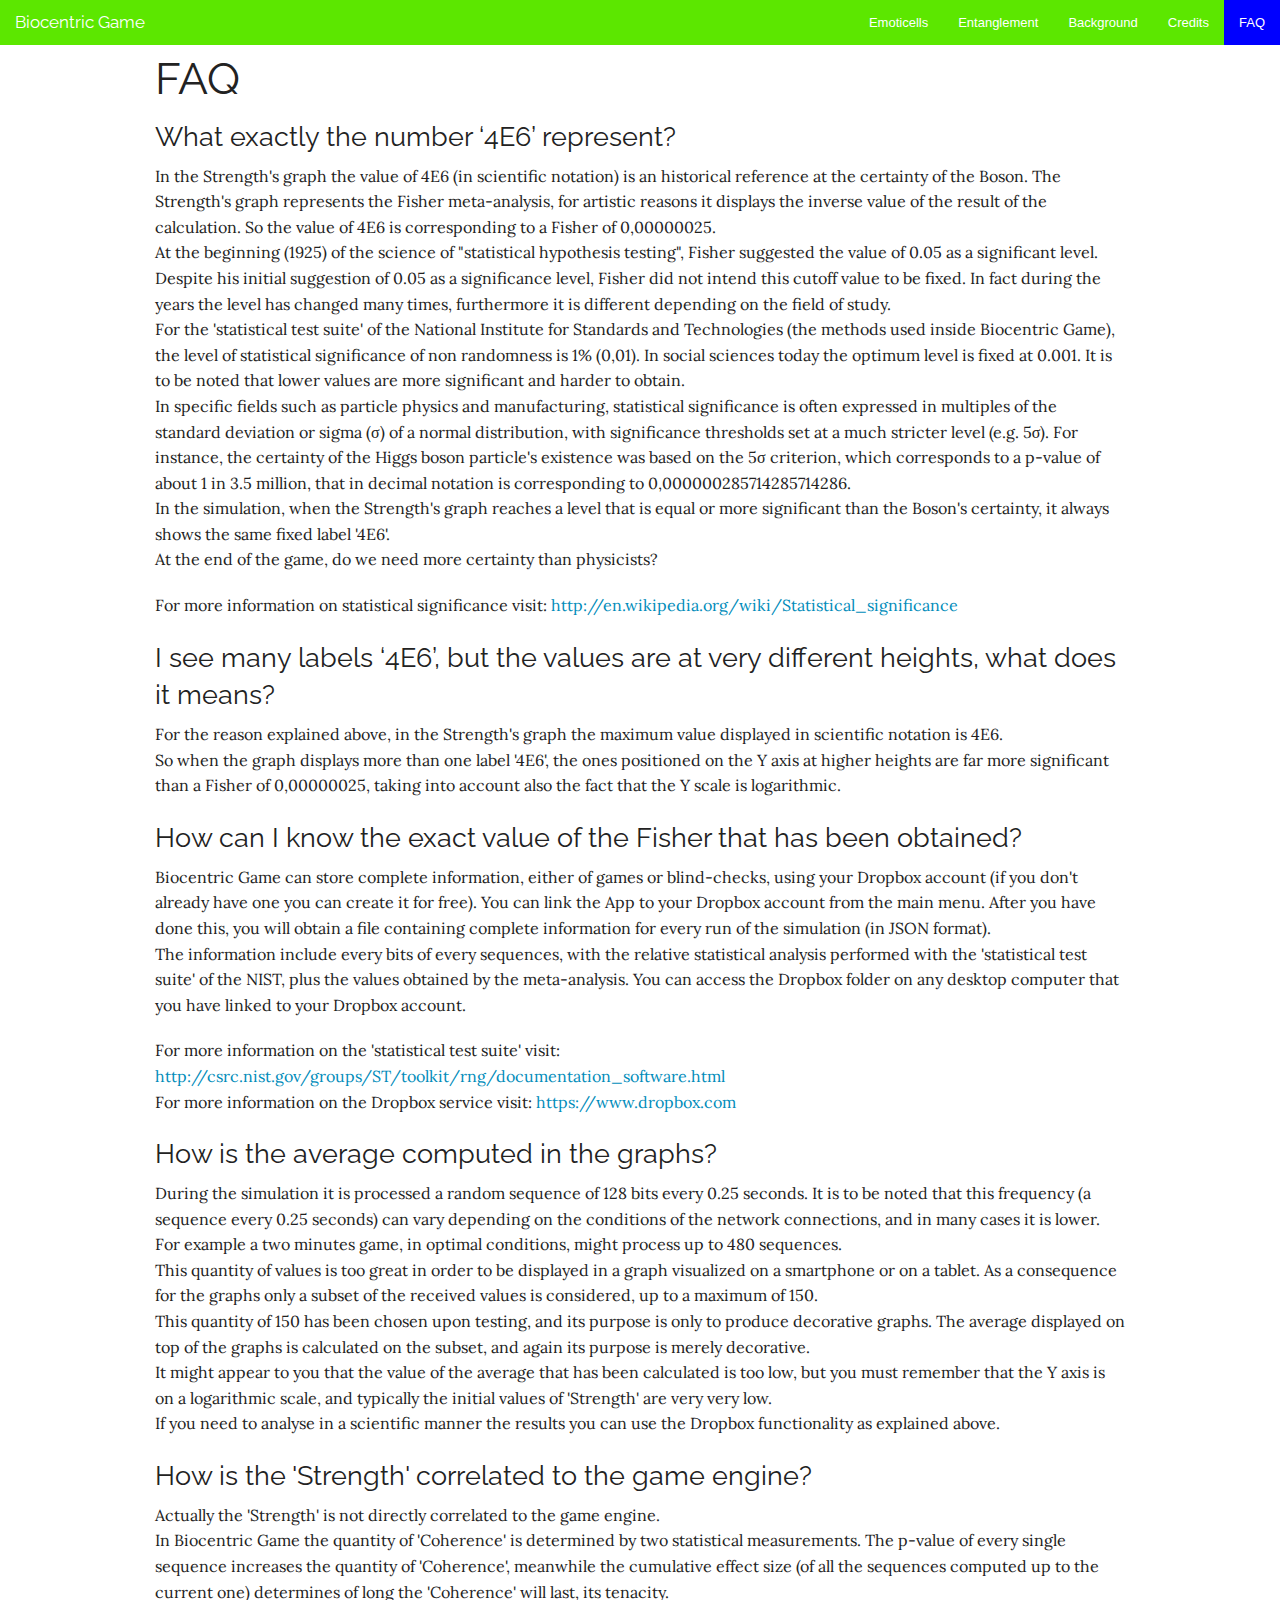
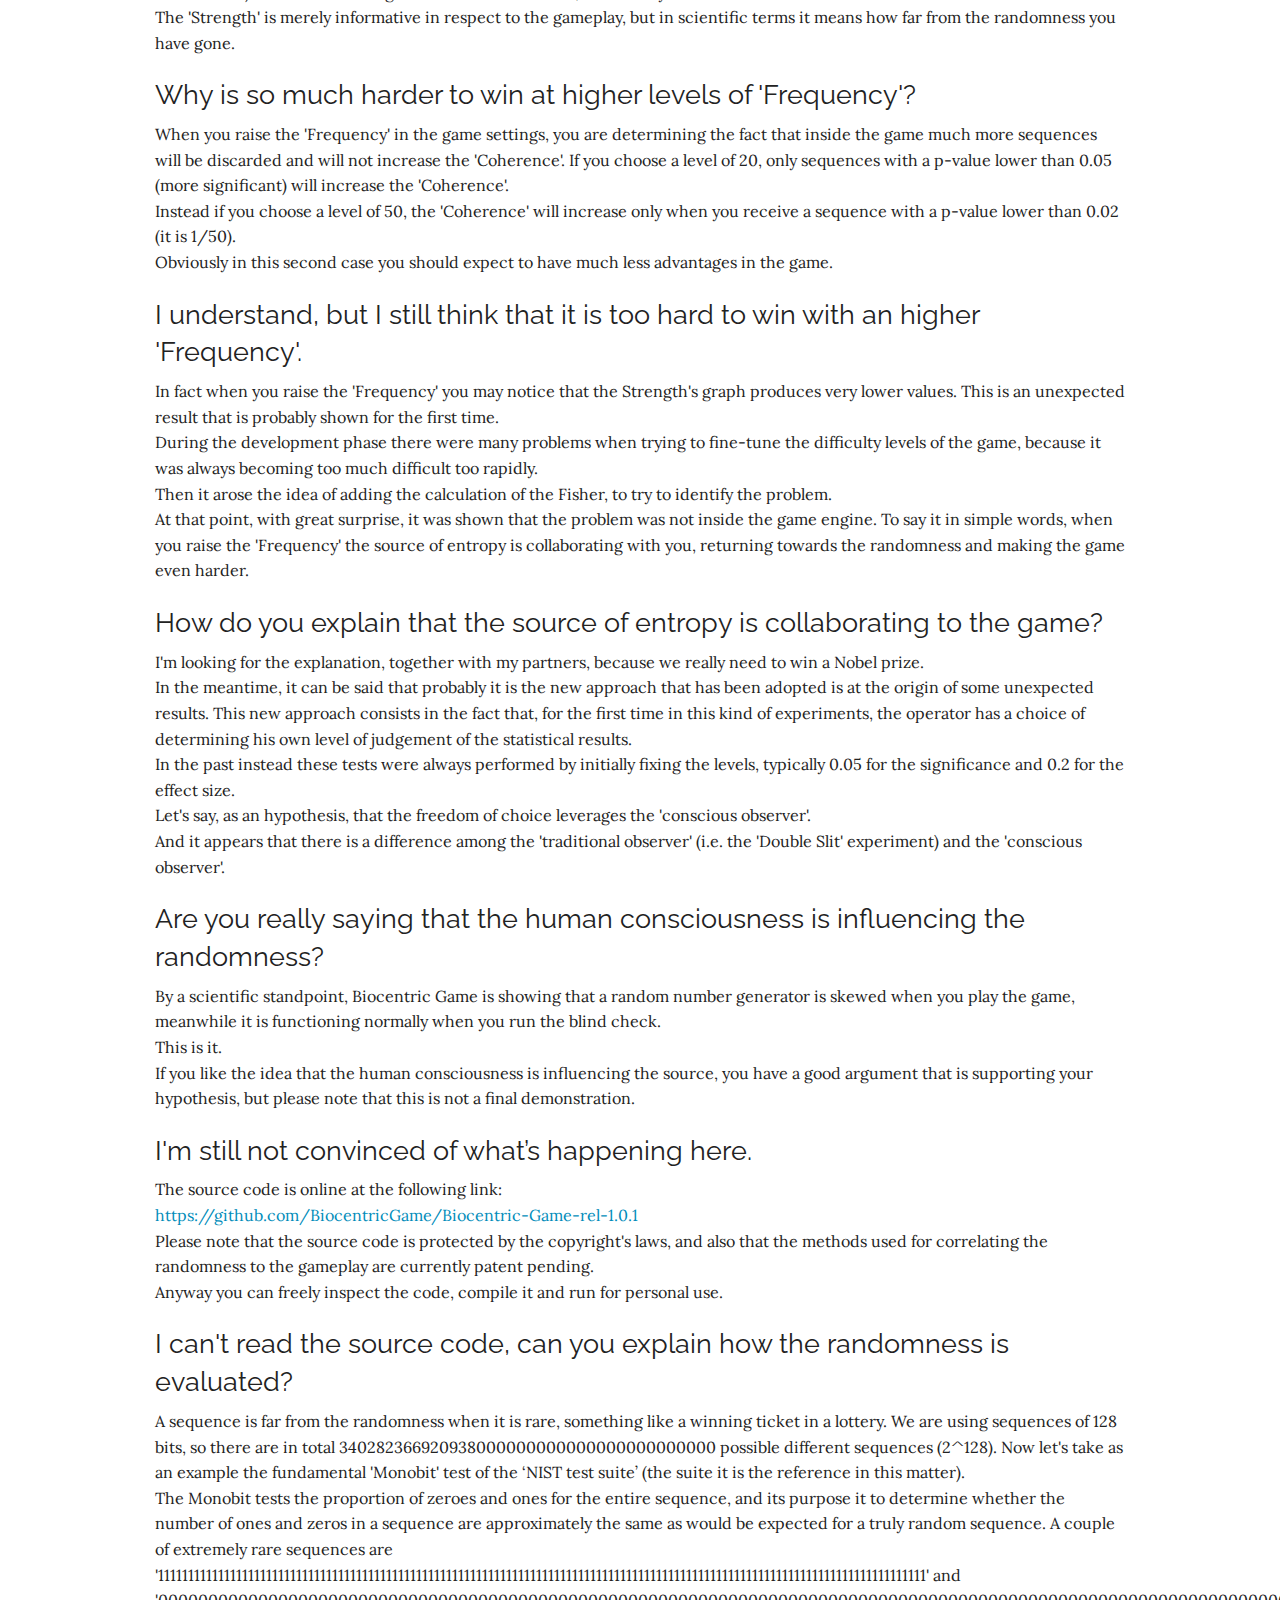
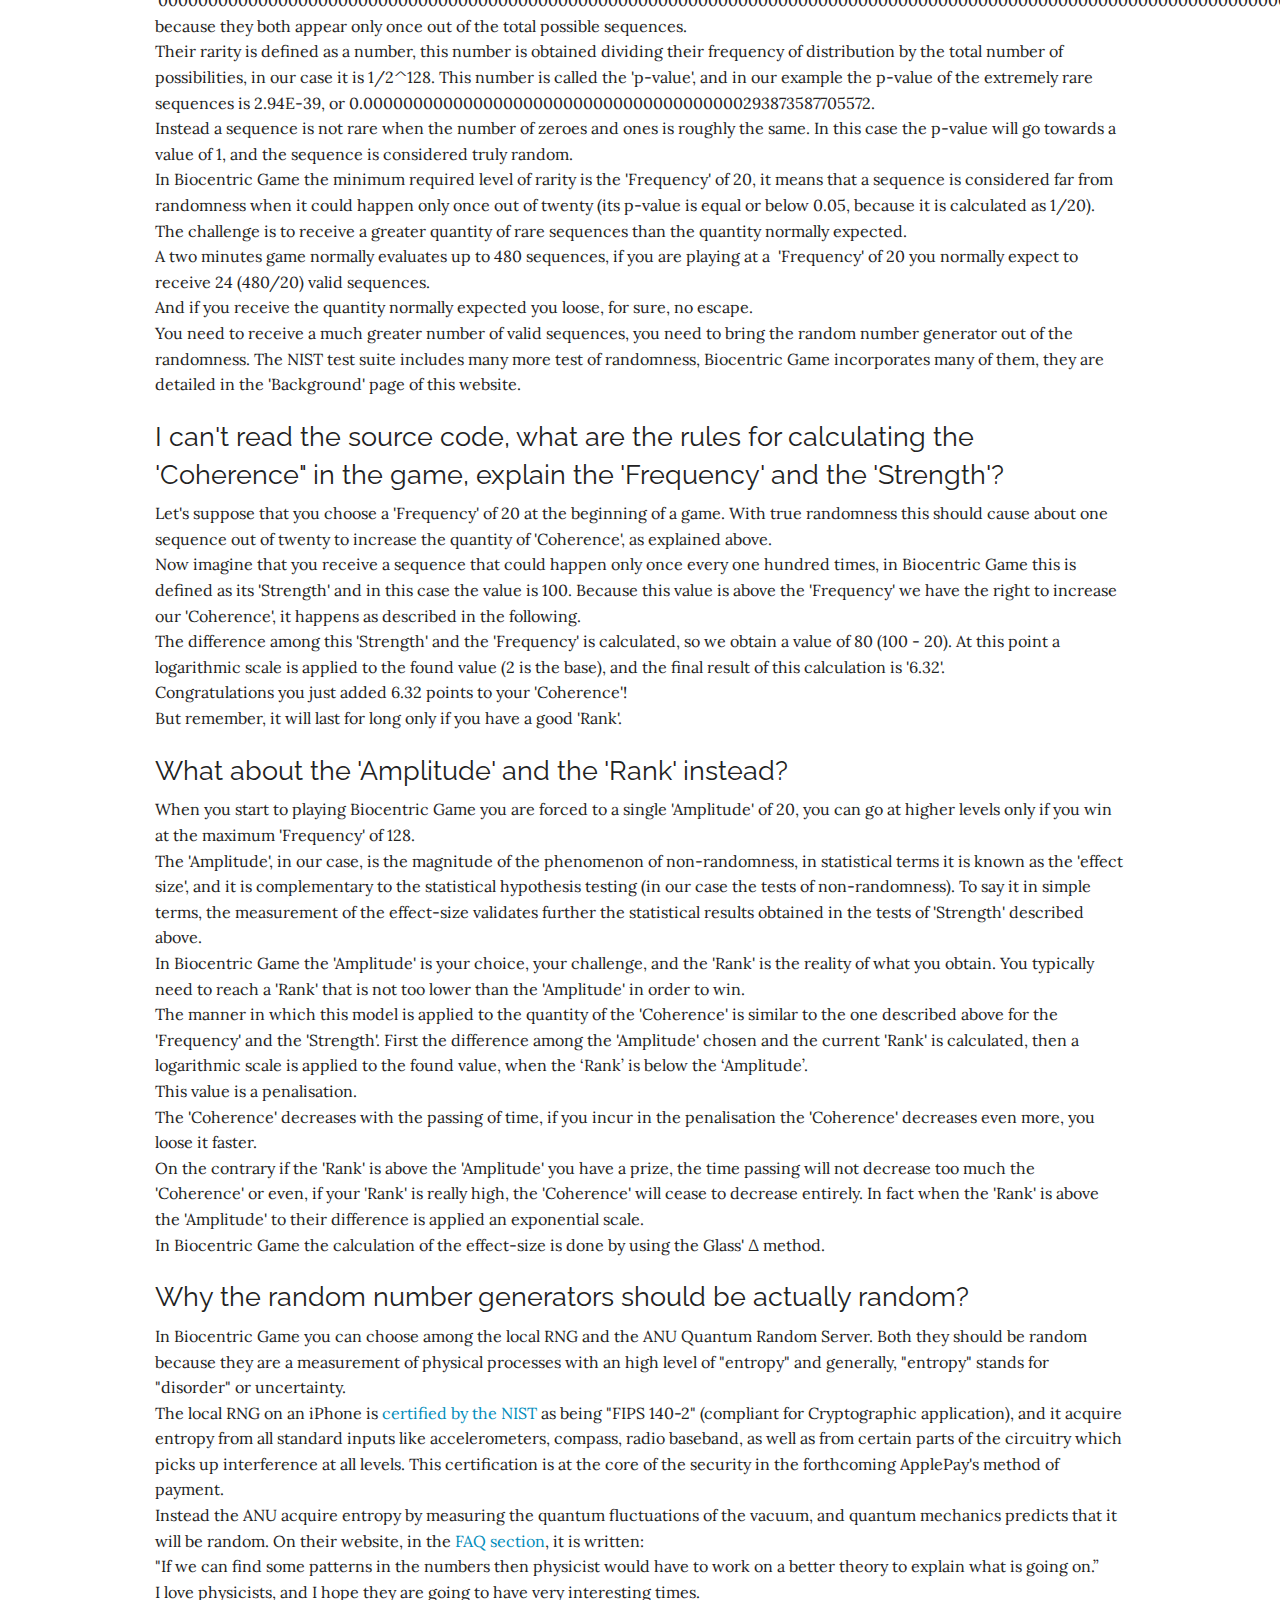
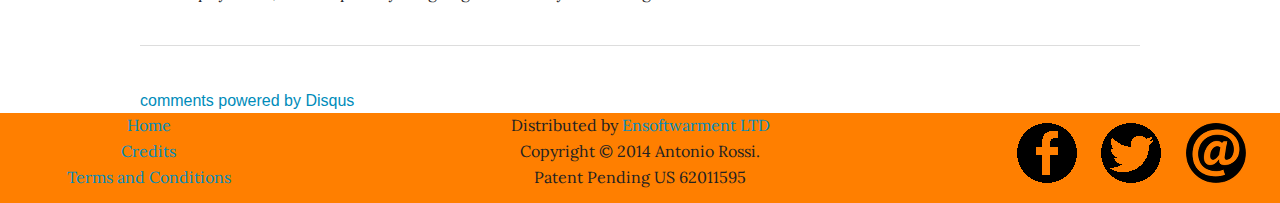
<file: FAQ.html>
<!doctype html>
<html class="no-js" lang="en">
	<head>
		<link href='http://fonts.googleapis.com/css?family=Raleway:600' rel='stylesheet' type='text/css'>
		<link href='http://fonts.googleapis.com/css?family=Lora:400,700,400italic,700italic' rel='stylesheet' type='text/css'>
		<meta charset="utf-8" />
		<meta name="viewport" content="width=device-width, initial-scale=1.0" />
		<title>Biocentric Game FAQ</title>
		<link rel="stylesheet" href="stylesheets/app.css" />
		<script src="bower_components/modernizr/modernizr.js"></script>

		<script>
			(function(i, s, o, g, r, a, m) {
				i['GoogleAnalyticsObject'] = r;
				i[r] = i[r] ||
				function() {
					(i[r].q = i[r].q || []).push(arguments)
				}, i[r].l = 1 * new Date();
				a = s.createElement(o), m = s.getElementsByTagName(o)[0];
				a.async = 1;
				a.src = g;
				m.parentNode.insertBefore(a, m)
			})(window, document, 'script', '//www.google-analytics.com/analytics.js', 'ga');

			ga('create', 'UA-54776412-1', 'auto');
			ga('require', 'displayfeatures');
			ga('send', 'pageview');
		</script>

	</head>
	<body>

		<!-- topbar -->
		<div class="fixed">
			<nav class="top-bar" data-topbar role="navigation">
				<ul class="title-area">
					<li class="name">
						<h1><a href="index.html">Biocentric Game</a></h1>
					</li>
					<!-- Remove the class "menu-icon" to get rid of menu icon. Take out "Menu" to just have icon alone -->
					<li class="toggle-topbar menu-icon">
						<a href="#"><span>Menu</span></a>
					</li>
				</ul>

				<section class="top-bar-section">
					<!-- Right Nav Section -->
					<ul class="right">
						<li>
							<a href="emoticells.html">Emoticells</a>
						</li>
						<li>
							<a href="entanglement.html">Entanglement</a>
						</li>
						<li>
							<a href="background.html">Background</a>
						</li>
						<li>
							<a href="credits.html">Credits</a>
						</li>
						<li class="active">
							<a href="FAQ.html">FAQ</a>
						</li>
					</ul>
				</section>
			</nav>
		</div>

		<div class="row">

			<div class="large-12 columns">
				<h1>FAQ</h1>
				<h3>What exactly the number ‘4E6’ represent?</h3>
				<p>
					In the Strength's graph the value of 4E6 (in scientific notation) is an historical reference at the certainty of the Boson.
					The Strength's graph represents the Fisher meta-analysis, for artistic reasons it displays the inverse value of the result of the calculation.
					So the value of 4E6 is corresponding to a Fisher of 0,00000025.
					<br>
					At the beginning (1925) of the science of "statistical hypothesis testing", Fisher suggested the value of 0.05 as a significant level.
					Despite his initial suggestion of 0.05 as a significance level, Fisher did not intend this cutoff value to be fixed.
					In fact during the years the level has changed many times, furthermore it is different depending on the field of study.
					<br>
					For the 'statistical test suite' of the National Institute for Standards and Technologies (the methods used inside Biocentric Game), the level of statistical significance of non randomness is 1% (0,01).
					In social sciences today the optimum level is fixed at 0.001.
					It is to be noted that lower values are more significant and harder to obtain.
					<br>
					In specific fields such as particle physics and manufacturing, statistical significance is often expressed in multiples of the standard
					deviation or sigma (σ) of a normal distribution, with significance thresholds set at a much stricter level (e.g. 5σ).
					For instance, the certainty of the Higgs boson particle's existence was based on the 5σ criterion, which corresponds to a
					p-value of about 1 in 3.5 million, that in decimal notation is corresponding to 0,000000285714285714286.
					<br>
					In the simulation, when the Strength's graph reaches a level that is equal or more significant than the Boson's certainty, it always shows the same fixed label '4E6'.
					<br>
					At the end of the game, do we need more certainty than physicists?
				</p>
				<p>
					For more information on statistical significance visit: <a href="http://en.wikipedia.org/wiki/Statistical_significance">http://en.wikipedia.org/wiki/Statistical_significance</a>
				</p>
				<h3>I see many labels ‘4E6’, but the values are at very different heights, what does it means?</h3>
				<p>
					For the reason explained above, in the Strength's graph the maximum value displayed in scientific notation is 4E6.
					<br>
					So when the graph displays more than one label '4E6', the ones positioned on the Y axis at higher heights are far more significant than
					a Fisher of 0,00000025, taking into account also the fact that the Y scale is logarithmic.
				</p>
				<h3>How can I know the exact value of the Fisher that has been obtained?</h3>
				<p>
					Biocentric Game can store complete information, either of games or blind-checks, using your Dropbox account (if you don't already have one you can create it for free).
					You can link the App to your Dropbox account from the main menu.
					After you have done this, you will obtain a file containing complete information for every run of the simulation (in JSON format).
					<br>
					The information include every bits of every sequences, with the relative statistical analysis performed with the 'statistical test suite' of the NIST, plus the values
					obtained by the meta-analysis.
					You can access the Dropbox folder on any desktop computer that you have linked to your Dropbox account.
				</p>
				<p>
					For more information on the 'statistical test suite' visit: <a href="http://csrc.nist.gov/groups/ST/toolkit/rng/documentation_software.html">http://csrc.nist.gov/groups/ST/toolkit/rng/documentation_software.html</a>
					<br>
					For more information on the Dropbox service visit: <a href="https://www.dropbox.com">https://www.dropbox.com</a>
				</p>
				<h3>How is the average computed in the graphs?</h3>
				<p>
					During the simulation it is processed a random sequence of 128 bits every 0.25 seconds.
					It is to be noted that this frequency (a sequence every 0.25 seconds) can vary depending on the conditions of the network connections, and in many cases it is lower.
					For example a two minutes game, in optimal conditions, might process up to 480 sequences.
					<br>
					This quantity of values is too great in order to be displayed in a graph visualized on a smartphone or on a tablet.
					As a consequence for the graphs only a subset of the received values is considered, up to a maximum of 150.
					<br>
					This quantity of 150 has been chosen upon testing, and its purpose is only to produce decorative graphs.
					The average displayed on top of the graphs is calculated on the subset, and again its purpose is merely decorative.
					<br>
					It might appear to you that the value of the average that has been calculated is too low, but you must remember that the
					Y axis is on a logarithmic scale, and typically the initial values of 'Strength' are very very low.
					<br>
					If you need to analyse in a scientific manner the results you can use the Dropbox functionality as explained above.
				</p>
				<h3>How is the 'Strength' correlated to the game engine?</h3>
				<p>
					Actually the 'Strength' is not directly correlated to the game engine.
					<br>
					In Biocentric Game the quantity of 'Coherence' is determined by two statistical measurements.
					The p-value of every single sequence increases the quantity of 'Coherence', meanwhile the cumulative effect size
					(of all the sequences computed up to the current one) determines of long the 'Coherence' will last, its tenacity.
					<br>
					The 'Strength' is merely informative in respect to the gameplay, but in scientific terms it means how far from the randomness you have gone.
				</p>
				<h3>Why is so much harder to win at higher levels of 'Frequency'?</h3>
				<p>
					When you raise the 'Frequency' in the game settings, you are determining the fact that inside the game much more sequences will be discarded and will not increase the 'Coherence'.
					If you choose a level of 20, only sequences with a p-value lower than 0.05 (more significant) will increase the 'Coherence'.
					<br>
					Instead if you choose a level of 50, the 'Coherence' will increase only when you receive a sequence with a p-value lower than 0.02 (it is 1/50).
					<br>
					Obviously in this second case you should expect to have much less advantages in the game.
				</p>
				<h3>I understand, but I still think that it is too hard to win with an higher 'Frequency'.</h3>
				<p>
					In fact when you raise the 'Frequency' you may notice that the Strength's graph produces very lower values.
					This is an unexpected result that is probably shown for the first time.
					<br>
					During the development phase there were many problems when trying to fine-tune the difficulty levels of the game, because
					it was always becoming too much difficult too rapidly.
					<br>
					Then it arose the idea of adding the calculation of the Fisher, to try to identify the problem.
					<br>
					At that point, with great surprise, it was shown that the problem was not inside the game engine.
					To say it in simple words, when you raise the 'Frequency' the source of entropy is collaborating with you, returning towards the randomness and making the game even harder.
				</p>
				<h3>How do you explain that the source of entropy is collaborating to the game?</h3>
				<p>
					I'm looking for the explanation, together with my partners, because we really need to win a Nobel prize.
					<br>
					In the meantime, it can be said that probably it is the new approach that has been adopted is at the origin of some unexpected results.
					This new approach consists in the fact that, for the first time in this kind of experiments, the operator has a choice of determining his
					own level of judgement of the statistical results.
					<br>
					In the past instead these tests were always performed by initially fixing the levels, typically 0.05 for the significance and 0.2 for the effect size.
					<br>
					Let's say, as an hypothesis, that the freedom of choice leverages the 'conscious observer'.
					<br>
					And it appears that there is a difference among the 'traditional observer' (i.e. the 'Double Slit' experiment) and the 'conscious observer'.
				</p>
				<h3>Are you really saying that the human consciousness is influencing the randomness?</h3>
				<p>
					By a scientific standpoint, Biocentric Game is showing that a random number generator is skewed when you play the game, meanwhile it is functioning
					normally when you run the blind check.
					<br>
					This is it.
					<br>
					If you like the idea that the human consciousness is influencing the source, you have a good argument that is supporting your hypothesis, but please note that this is not a final demonstration.
				</p>
				<h3>I'm still not convinced of what’s happening here.</h3>
				<p>
					The source code is online at the following link:
					<br>
					<a href="https://github.com/BiocentricGame/Biocentric-Game-rel-1.0.1">https://github.com/BiocentricGame/Biocentric-Game-rel-1.0.1</a>
					<br>
					Please note that the source code is protected by the copyright's laws, and also that the methods used for correlating the randomness to the gameplay are currently patent pending.
					<br>
					Anyway you can freely inspect the code, compile it and run for personal use.
				</p>
				<h3>I can't read the source code, can you explain how the randomness is evaluated?</h3>
				<p>
					A sequence is far from the randomness when it is rare, something like a winning ticket in a lottery.
					We are using sequences of 128 bits, so there are in total 340282366920938000000000000000000000000 possible different sequences (2^128).
					Now let's take as an example the fundamental 'Monobit' test of the ‘NIST test suite’ (the suite it is the reference in this matter).
					<br>
					The Monobit tests the proportion of zeroes and ones for the entire sequence, and its purpose it to determine whether the number of ones and zeros in a
					sequence are approximately the same as would be expected for a truly random sequence.
					A couple of extremely rare sequences are '11111111111111111111111111111111111111111111111111111111111111111111111111111111111111111111111111111111111111111111111111111111'
					and '00000000000000000000000000000000000000000000000000000000000000000000000000000000000000000000000000000000000000000000000000000000',
					because they both appear only once out of the total possible sequences.
					<br>
					Their rarity is defined as a number, this number is obtained dividing their frequency of distribution by the total number of possibilities, in our case it is 1/2^128.
					This number is called the 'p-value', and in our example the p-value of the extremely rare sequences is 2.94E-39, or 0.00000000000000000000000000000000000000293873587705572.
					<br>
					Instead a sequence is not rare when the number of zeroes and ones is roughly the same.
					In this case the p-value will go towards a value of 1, and the sequence is considered truly random.
					<br>
					In Biocentric Game the minimum required level of rarity is the 'Frequency' of 20, it means that a sequence is considered far from randomness
					when it could happen only once out of twenty (its p-value is equal or below 0.05, because it is calculated as 1/20).
					The challenge is to receive a greater quantity of rare sequences than the quantity normally expected.
					<br>
					A two minutes game normally evaluates up to 480 sequences, if you are playing at a  'Frequency' of 20 you normally expect to receive 24 (480/20) valid sequences.
					<br>
					And if you receive the quantity normally expected you loose, for sure, no escape.
					<br>
					You need to receive a much greater number of valid sequences, you need to bring the random number generator out of the randomness.
					The NIST test suite includes many more test of randomness, Biocentric Game incorporates many of them, they are detailed in the 'Background' page of this website.
				</p>
				<h3>I can't read the source code, what are the rules for calculating the 'Coherence" in the game, explain the 'Frequency' and the 'Strength'?</h3>
				<p>
					Let's suppose that you choose a 'Frequency' of 20 at the beginning of a game.
					With true randomness this should cause about one sequence out of twenty to increase the quantity of 'Coherence', as explained above.
					<br>
					Now imagine that you receive a sequence that could happen only once every one hundred times, in Biocentric Game this is defined as its 'Strength'
					and in this case the value is 100.
					Because this value is above the 'Frequency' we have the right to increase our 'Coherence', it happens as described in the following.
					<br>
					The difference among this 'Strength' and the 'Frequency' is calculated, so we obtain a value of 80 (100 - 20).
					At this point a logarithmic scale is applied to the found value (2 is the base), and the final result of this calculation is '6.32'.
					<br>
					Congratulations you just added 6.32 points to your 'Coherence'!
					<br>
					But remember, it will last for long only if you have a good 'Rank'.
				</p>
				<h3>What about the 'Amplitude' and the 'Rank' instead?</h3>
				<p>
					When you start to playing Biocentric Game you are forced to a single 'Amplitude' of 20, you can go at higher levels only if you win at the maximum 'Frequency' of 128.
					<br>
					The 'Amplitude', in our case, is the magnitude of the phenomenon of non-randomness, in statistical terms it is known as the 'effect size',
					and it is complementary to the statistical hypothesis testing (in our case the tests of non-randomness).
					To say it in simple terms, the measurement of the effect-size validates further the statistical results obtained in the tests of 'Strength' described above.
					<br>
					In Biocentric Game the 'Amplitude' is your choice, your challenge, and the 'Rank' is the reality of what you obtain.
					You typically need to reach a 'Rank' that is not too lower than the 'Amplitude' in order to win.
					<br>
					The manner in which this model is applied to the quantity of the 'Coherence' is similar to the one described above for the 'Frequency' and the 'Strength'.
					First the difference among the 'Amplitude' chosen and the current 'Rank' is calculated, then a logarithmic scale is
					applied to the found value, when the ‘Rank’ is below the ‘Amplitude’.
					<br>
					This value is a penalisation.
					<br>
					The 'Coherence' decreases with the passing of time, if you incur in the penalisation the 'Coherence' decreases even more, you loose it faster.
					<br>
					On the contrary if the 'Rank' is above the 'Amplitude' you have a prize, the time passing will not decrease too much the 'Coherence' or even,
					if your 'Rank' is really high, the 'Coherence' will cease to decrease entirely.
					In fact when the 'Rank' is above the 'Amplitude' to their difference is applied an exponential scale.
					<br>
					In Biocentric Game the calculation of the effect-size is done by using the Glass' Δ method.
				</p>
				<h3>Why the random number generators should be actually random?</h3>
				<p>
					In Biocentric Game you can choose among the local RNG and the ANU Quantum Random Server.
					Both they should be random because they are a measurement of physical processes with an high level of "entropy" and generally, "entropy" stands for "disorder" or uncertainty.
					<br>
					The local RNG on an iPhone is <a href="http://csrc.nist.gov/groups/STM/cmvp/documents/140-1/140sp/140sp1944.pdf">certified by the NIST</a> as being "FIPS 140-2" (compliant for Cryptographic application), and it acquire entropy from all standard inputs
					like accelerometers, compass, radio baseband, as well as from certain parts of the circuitry which picks up interference at all levels.
					This certification is at the core of the security in the forthcoming ApplePay's method of payment.
					<br>
					Instead the ANU acquire entropy by measuring the quantum fluctuations of the vacuum, and quantum mechanics predicts that it will be random.
					On their website, in the <a href="http://qrng.anu.edu.au/FAQ.php">FAQ section</a>, it is written:
					<br>
					"If we can find some patterns in the numbers then physicist would have to work on a better theory to explain what is going on.”
					<br>
					I love physicists, and I hope they are going to have very interesting times.
				</p>
			</div>
		</div>

		<div class="row">
			<hr>
			<div class="large-12 columns" id="disqus_thread">
				&nbsp;
			</div>
			<script type="text/javascript">
				/* * * CONFIGURATION VARIABLES: EDIT BEFORE PASTING INTO YOUR WEBPAGE * * */
				var disqus_shortname = 'biocentricgame';
				// required: replace example with your forum shortname

				/* * * DON'T EDIT BELOW THIS LINE * * */
				(function() {
					var dsq = document.createElement('script');
					dsq.type = 'text/javascript';
					dsq.async = true;
					dsq.src = '//' + disqus_shortname + '.disqus.com/embed.js';
					(document.getElementsByTagName('head')[0] || document.getElementsByTagName('body')[0]).appendChild(dsq);
				})();
			</script>
			<noscript>
				Please enable JavaScript to view the <a href="http://disqus.com/?ref_noscript">comments powered by Disqus.</a>
			</noscript>
			<a href="http://disqus.com" class="dsq-brlink">comments powered by <span class="logo-disqus">Disqus</span></a>
		</div>

		<div class="row closing-footer fw">
			<div class="row">
				<div class="large-3 columns text-center">
					<p>
						<a href="index.html">Home
						<br>
						</a>
						<!-- <a href="FAQ.html">FAQ<br></a> -->
						<a href="credits.html">Credits
						<br>
						</a>
						<a href="terms.html">Terms and Conditions</a>
					</p>
				</div>
				<div class="large-6 columns text-center">
					<p>
						Distributed by <a href="http://www.ensoftwarment.com/" target="_blank">Ensoftwarment LTD</a>
						<br>
						Copyright &copy; 2014 Antonio Rossi.
						<br>
						Patent Pending US 62011595
					</p>
				</div>
				<div class="large-3 columns text-center">
					<div class="row">
						<a href="https://www.facebook.com/BiocentricGame" target="_blank"> <img src="img/icons/facebook44-60-60.png" > </a>
						<a href="https://twitter.com/BiocentricGame" target="_blank"><img src="img/icons/twitter37-60-60.png"></a>
						<a href="mailto:biocentricgame@gmail.com"> <img src="img/icons/arroba1-60-60.png" > </a>
					</div>
				</div>
			</div>
		</div>

		<script src="bower_components/jquery/dist/jquery.min.js"></script>
		<script src="bower_components/foundation/js/foundation.min.js"></script>
		<script src="js/app.js"></script>

		<script type="text/javascript">
			/* * * CONFIGURATION VARIABLES: EDIT BEFORE PASTING INTO YOUR WEBPAGE * * */
			var disqus_shortname = 'biocentricgame';
			// required: replace example with your forum shortname

			/* * * DON'T EDIT BELOW THIS LINE * * */
			( function() {
					var s = document.createElement('script');
					s.async = true;
					s.type = 'text/javascript';
					s.src = '//' + disqus_shortname + '.disqus.com/count.js';
					(document.getElementsByTagName('HEAD')[0] || document.getElementsByTagName('BODY')[0]).appendChild(s);
				}());
		</script>

	</body>
</html>
</file>
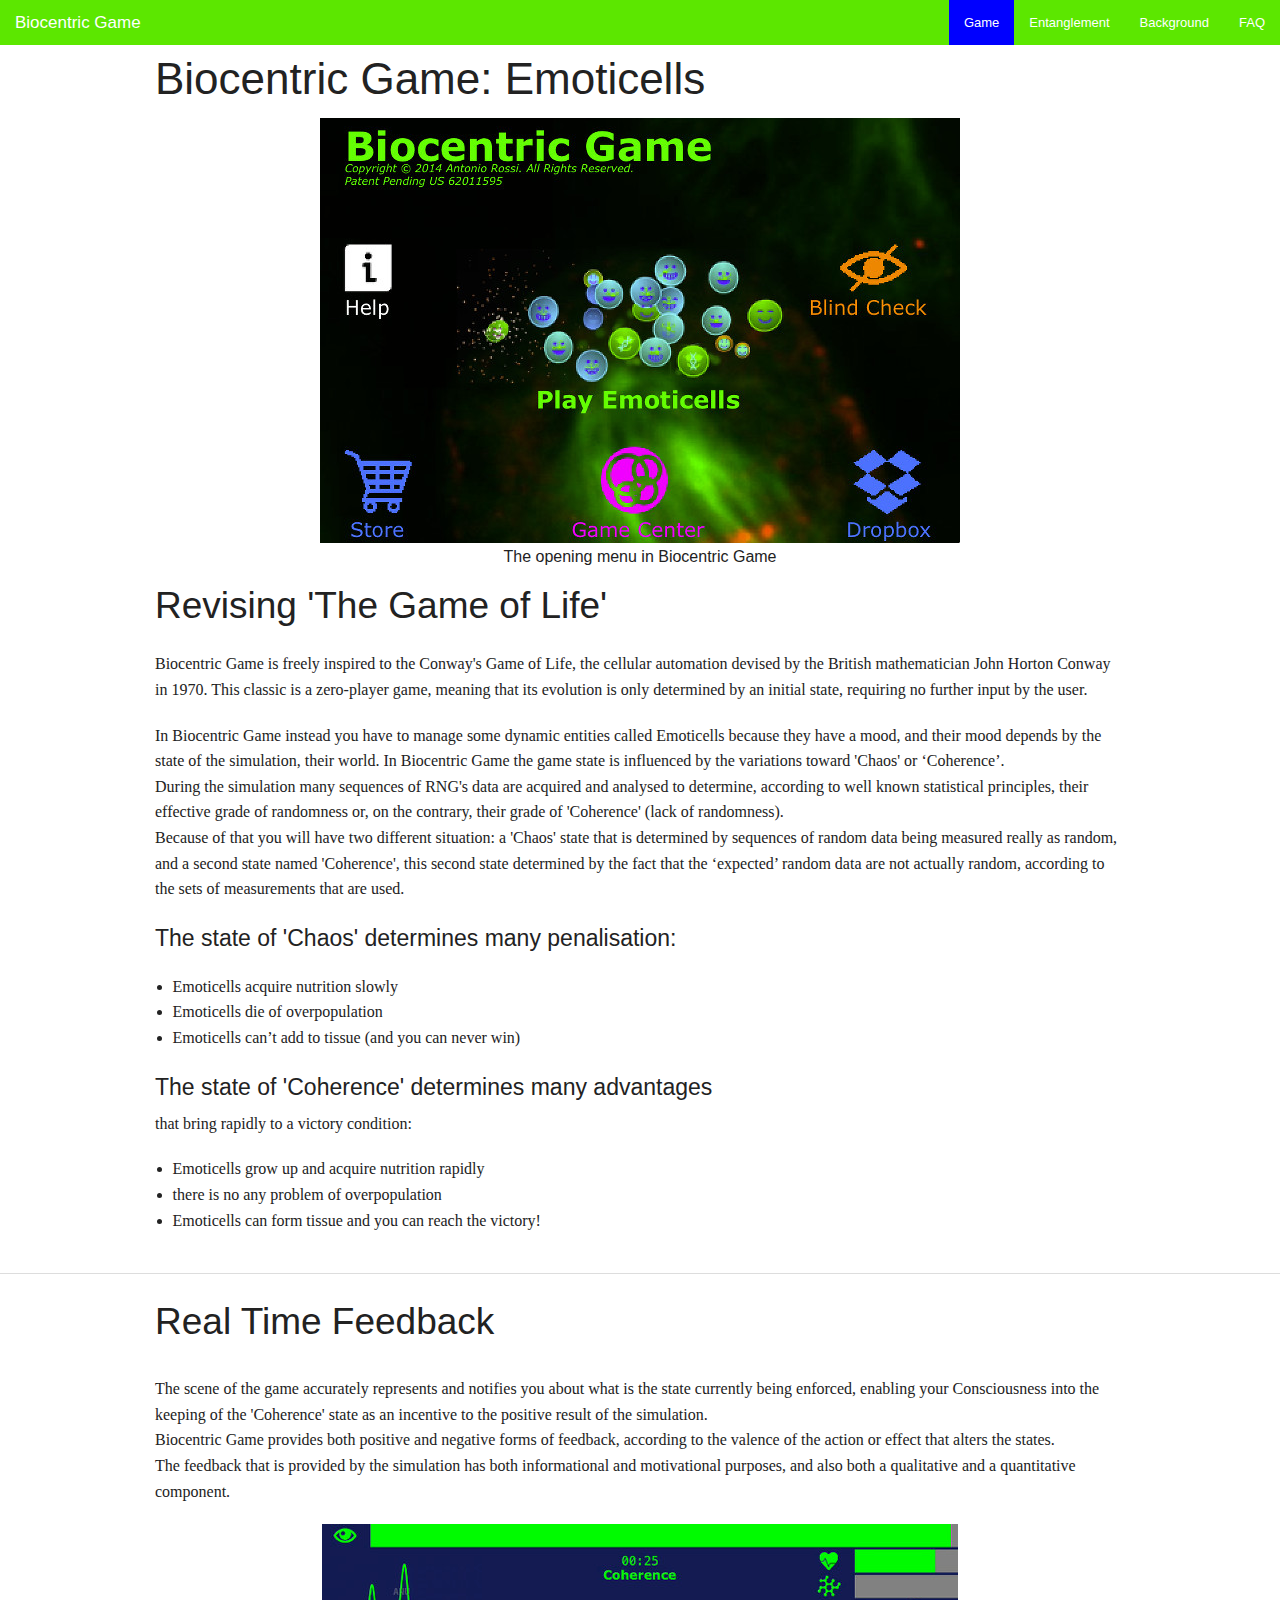
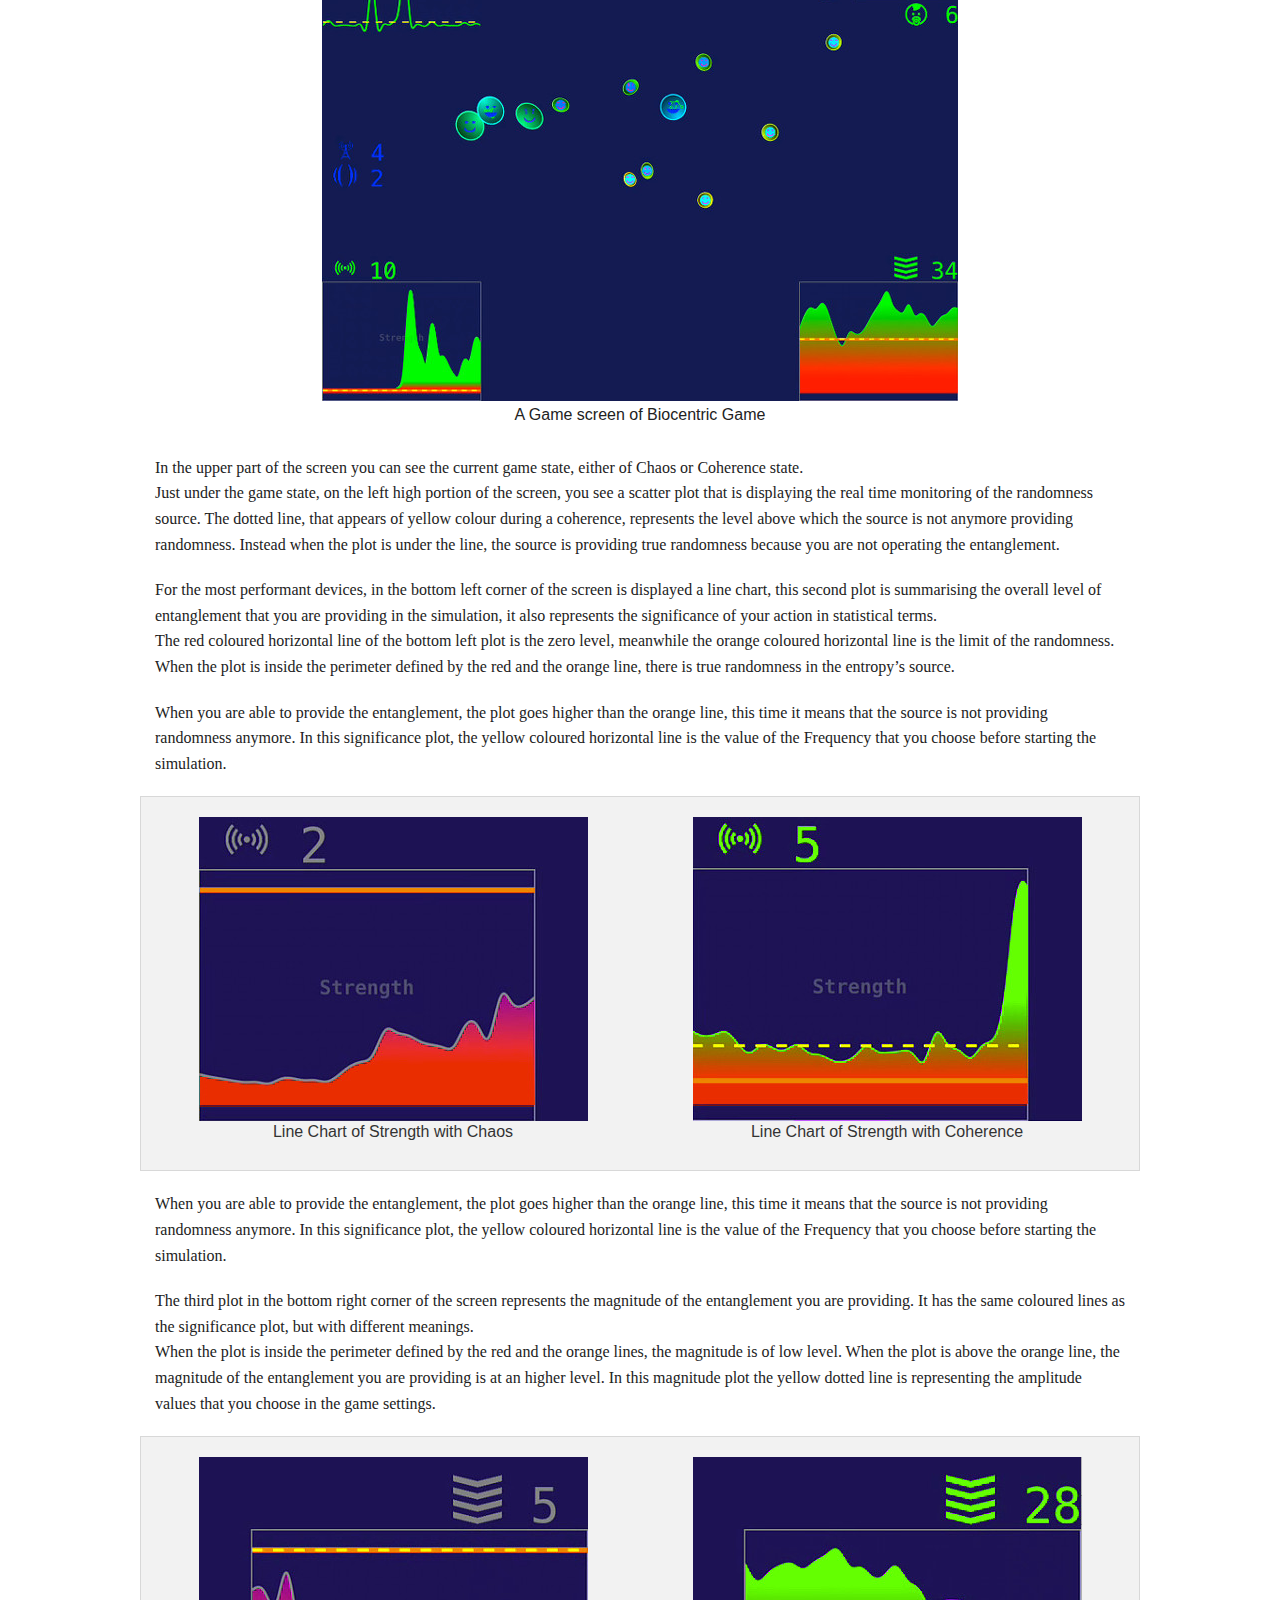
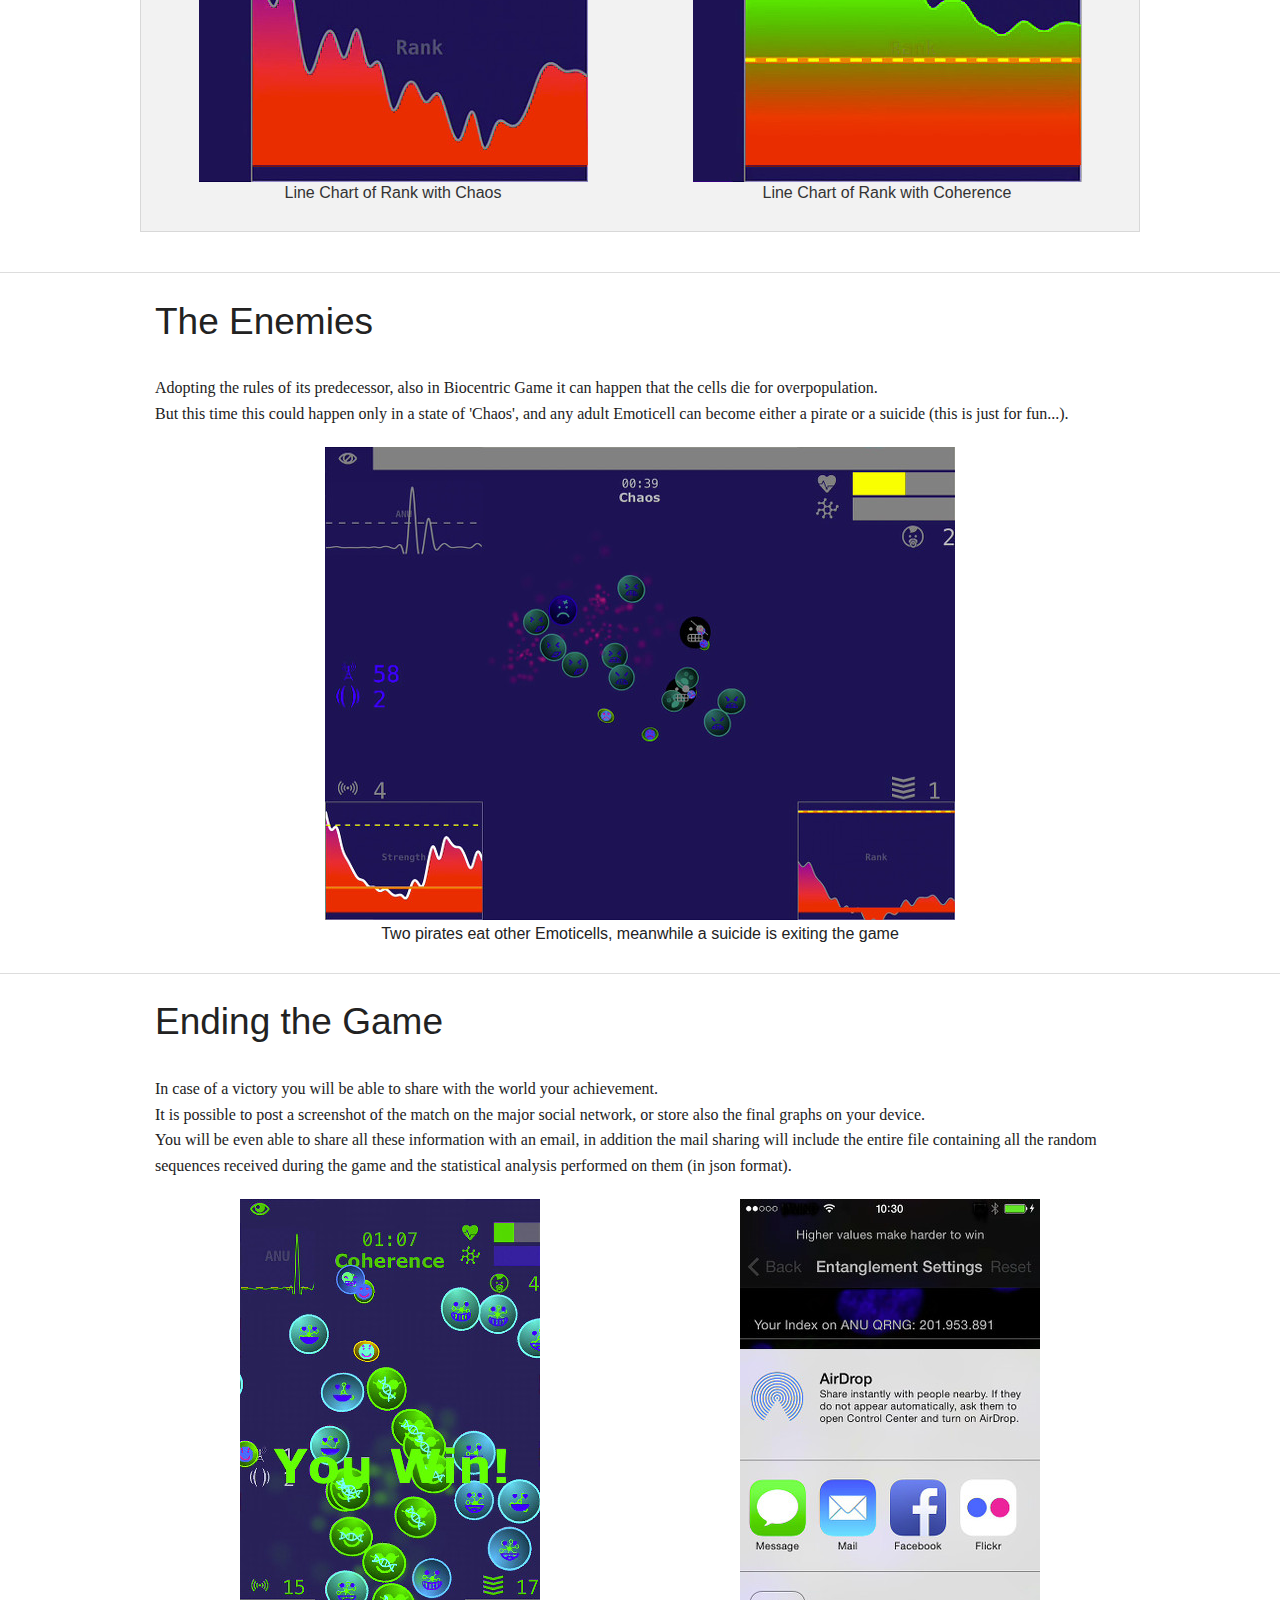
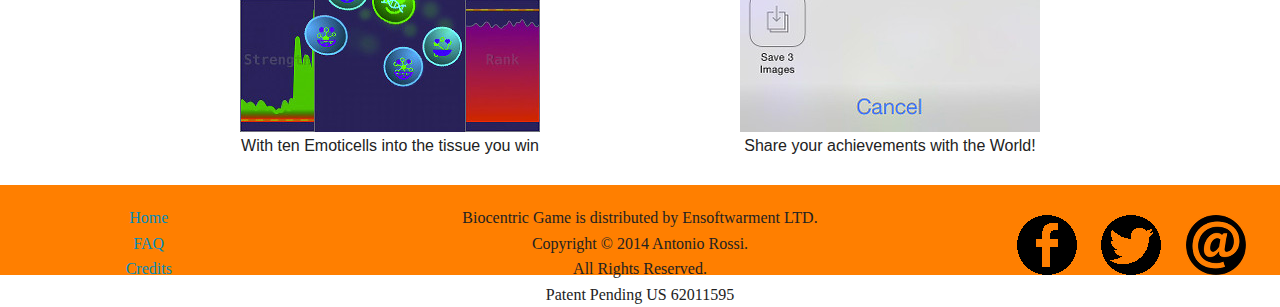
<file: game.html>
<!doctype html>
<html class="no-js" lang="en">
	<head>
		<meta charset="utf-8" />
		<meta name="viewport" content="width=device-width, initial-scale=1.0" />
		<title>Foundation</title>
		<link rel="stylesheet" href="stylesheets/app.css" />
		<script src="bower_components/modernizr/modernizr.js"></script>
	</head>
	<body>

		<!-- topbar -->
		<div class="fixed">
			<nav class="top-bar" data-topbar role="navigation">
				<ul class="title-area">
					<li class="name">
						<h1><a href="index.html">Biocentric Game</a></h1>
					</li>
					<!-- Remove the class "menu-icon" to get rid of menu icon. Take out "Menu" to just have icon alone -->
					<li class="toggle-topbar menu-icon">
						<a href="#"><span>Menu</span></a>
					</li>
				</ul>

				<section class="top-bar-section">
					<!-- Right Nav Section -->
					<ul class="right">
						<li class="active">
							<a href="#">Game</a>
						</li>
						<li>
							<a href="entanglement.html">Entanglement</a>
						</li>
						<li>
							<a href="background.html">Background</a>
						</li>
						<li>
							<a href="FAQ.html">FAQ</a>
						</li>
					</ul>
				</section>
			</nav>
		</div>

		<div class="row">

			<div class="large-12 columns">
				<h1>Biocentric Game: Emoticells</h1>
			</div>
		</div>

		<div class="row">
			<div class="large-12 text-center columns">
				<img src="img/biocentric game main screen.jpg" >
				<h6>The opening menu in Biocentric Game</h6>
			</div>
		</div>

		<div class="row">
			<div class="large-12 columns">
				<h2>Revising 'The Game of Life'</h2>
				<p></p>
				<p>
					Biocentric Game is freely inspired to the Conway's Game of Life, the cellular automation devised by the British mathematician John Horton Conway in 1970.
					This classic is a zero-player game, meaning that its evolution is only determined by an initial state, requiring no further input by the user.
				</p>
				<p>
					In Biocentric Game instead you have to manage some dynamic entities called Emoticells because they have a mood, and their mood depends by the state of the simulation, their world.
					In Biocentric Game the game state is influenced by the variations toward 'Chaos' or ‘Coherence’.</br>
					During the simulation many sequences of RNG's data are acquired and analysed to determine, according to well known statistical principles, their effective grade of randomness or,
					on the contrary, their grade of 'Coherence' (lack of randomness).</br>
					Because of that you will have two different situation: a 'Chaos' state that is determined by sequences of random data being measured really as random,
					and a second state named 'Coherence', this second state determined by the fact that the ‘expected’ random data are not actually random,
					according to the sets of measurements that are used.
				</p>

				<h4> The state of 'Chaos' determines many penalisation:</h4>
				<p>
					<ul class="disc">
						<li>
							Emoticells acquire nutrition slowly
						</li>
						<li>
							Emoticells die of overpopulation
						</li>
						<li>
							Emoticells can’t add to tissue (and you can never win)
						</li>
					</ul>
				</p>

				<h4>The state of 'Coherence' determines many advantages </h4>
				<p>
					that bring rapidly to a victory condition:</br>
					<ul class="disc">
						<li>
							Emoticells grow up and acquire nutrition rapidly
						</li>
						<li>
							there is no any problem of overpopulation
						</li>
						<li>
							Emoticells can form tissue and you can reach the victory!
						</li>
					</ul>
				</p>
			</div>
		</div>
		<hr>

		<div class="row">
			<div class="large-12 columns">
				<h2>Real Time Feedback</h2>
			</div>
		</div>

		<div class="row">
			<div class="large-12 columns">
				<p></p>
				<p>
					The scene of the game accurately represents and notifies you about what is the state currently being enforced, enabling your
					Consciousness into the keeping of the 'Coherence' state as an incentive to the positive result of the simulation.</br>
					Biocentric Game provides both positive and negative forms of feedback, according to the valence of the action or effect that alters the states.</br>
					The feedback that is provided by the simulation has both informational and motivational purposes, and also both a qualitative and a quantitative component.
				</p>
			</div>
		</div>

		<div class="row">
			<div class="large-12 text-center columns">
				<img  src="img/coherence biocentric game.jpg" >
				<h6>A Game screen of Biocentric Game</h6>
			</div>
		</div>

		<div class="row">
			<div class="large-12 columns">
				<p></p>
				<p>
					In the upper part of the screen you can see the current game state, either of Chaos or Coherence state.</br>
					Just under the game state, on the left high portion of the screen, you see a scatter plot that is displaying the real time monitoring of the randomness source.
					The dotted line, that appears of yellow colour during a coherence, represents the level above which the source is not anymore  providing randomness.
					Instead when the plot is under the line, the source is providing true randomness because you are not operating the entanglement.

				</p>
			</div>
		</div>

		<div class="row">
			<div class="large-12 columns">
				<p>
					For the most performant devices, in the bottom left corner of the screen is displayed a line chart, this second plot is summarising
					the overall level of entanglement that you are providing in the simulation, it also represents the significance of your action in statistical terms.</br>
					The red coloured horizontal line of the bottom left plot is the zero level, meanwhile the orange coloured horizontal line is the limit of the randomness.
					When the plot is inside the perimeter defined by the red and the orange line, there is true randomness in the entropy’s source.
				</p>
				<p>
					When you are able to provide the entanglement, the plot goes higher than the orange line, this time it means that the source is not providing randomness anymore.
					In this significance plot, the yellow coloured horizontal line is the value of the Frequency that you choose before starting the simulation.
				</p>
			</div>
		</div>

		<div class="row">
			<div class="panel">
				<div class="row">
					<div class="large-6 text-center columns">
						<img  src="img/strength chaos biocentric game.jpg" >
						<h6>Line Chart of Strength with Chaos</h6>
					</div>
					<div class="large-6 text-center columns">
						<img  src="img/strength entanglement coherence biocentric game.jpg" >
						<h6>Line Chart of Strength with Coherence</h6>
					</div>
				</div>
			</div>
		</div>

		<div class="row">
			<div class="large-12 columns">
				<p>
					When you are able to provide the entanglement, the plot goes higher than the orange line, this time it means that the source is not providing randomness anymore.
					In this significance plot, the yellow coloured horizontal line is the value of the Frequency that you choose before starting the simulation.
				</p>
				<p>
					The third plot in the bottom right corner of the screen represents the magnitude of the entanglement you are providing.
					It has the same coloured lines as the significance plot, but with different meanings.</br>
					When the plot is inside the perimeter defined by the red and the orange lines, the magnitude is of low level.
					When the plot is above the orange line, the magnitude of the entanglement you are providing is at an higher level.
					In this magnitude plot the yellow dotted line is representing the amplitude values that you choose in the game settings.
				</p>
			</div>
		</div>

		<div class="row">
			<div class="panel">
				<div class="row">
					<div class="large-6 text-center columns">
						<img  src="img/rank chaos biocentric game.jpg" >
						<h6>Line Chart of Rank with Chaos</h6>
					</div>
					<div class="large-6 text-center columns">
						<img  src="img/rank coherence biocentric game.jpg" >
						<h6>Line Chart of Rank with Coherence</h6>
					</div>
				</div>
			</div>
		</div>
		<hr>

		<div class="row">
			<div class="large-12 columns">
				<h2>The Enemies</h2>
			</div>
		</div>

		<div class="row">
			<div class="large-12 columns">
				<p></p>
				<p>
					Adopting the rules of its predecessor, also in Biocentric Game it can happen that the cells die for overpopulation.</br>
					But this time this could happen only in a state of 'Chaos', and any adult Emoticell can become either a pirate or a suicide (this is just for fun...).
				</p>
			</div>
			<div class="large-12 text-center columns">
				<img  src="img/enemies biocentric game.jpg" >
				<h6>Two pirates eat other Emoticells, meanwhile a suicide is exiting the game</h6>
			</div>

		</div>
		<hr />

		<div class="row">
			<div class="large-12 columns">
				<h2>Ending the Game</h2>
			</div>
		</div>

		<div class="row">
			<div class="large-12 columns">
				<p></p>
				<p>
					In case of a victory you will be able to share with the world your achievement.</br>
					It is possible to post a screenshot of the match on the major social network, or store also the final graphs on your device.</br>
					You will be even able to share all these information with an email, in addition the mail sharing will include
					the entire file containing all the random sequences received during the game and the statistical analysis performed on them (in json format).
				</p>
			</div>
		</div>

		<div class="row">
			<div class="large-6 text-center columns">
				<img  src="img/win biocentric game.jpg" >
				<h6>With ten Emoticells into the tissue you win</h6>
			</div>
			<div class="large-6 text-center columns">
				<img  src="img/sharing results biocentric game.jpg" >
				<h6>Share your achievements with the World!</h6>
			</div>
		</div>

		<div class="row closing-footer fw">
			<p>
			</p>
			<div class="row">
				<div class="large-3 columns text-center">
					<p></p>
					<p>
						<a href="index.html">Home</br></a>
						<a href="FAQ.html">FAQ</br></a>
						<a href="credits.html">Credits</br></a>
					</p>
				</div>
				<div class="large-6 columns text-center">
					<p></p>
					<p>
						Biocentric Game is distributed by Ensoftwarment LTD.</br>
						Copyright © 2014 Antonio Rossi.</br> All Rights Reserved.</br>
						Patent Pending US 62011595
					</p>
				</div>
				<div class="large-3 columns text-center">
					<div class="row">
						<p></p>
						<p></p>
						<a href="https://www.facebook.com/BiocentricGame"> <img src="img/icons/facebook44-60-60.png" > </a>
						<img src="img/icons/twitter37-60-60.png" >
						<a href="mailto:biocentricgame@gmail.com"> <img src="img/icons/arroba1-60-60.png" > </a>
					</div>
				</div>
			</div>
		</div>


		<script src="bower_components/jquery/dist/jquery.min.js"></script>
		<script src="bower_components/foundation/js/foundation.min.js"></script>
		<script src="js/app.js"></script>
	</body>
</html>
</file>
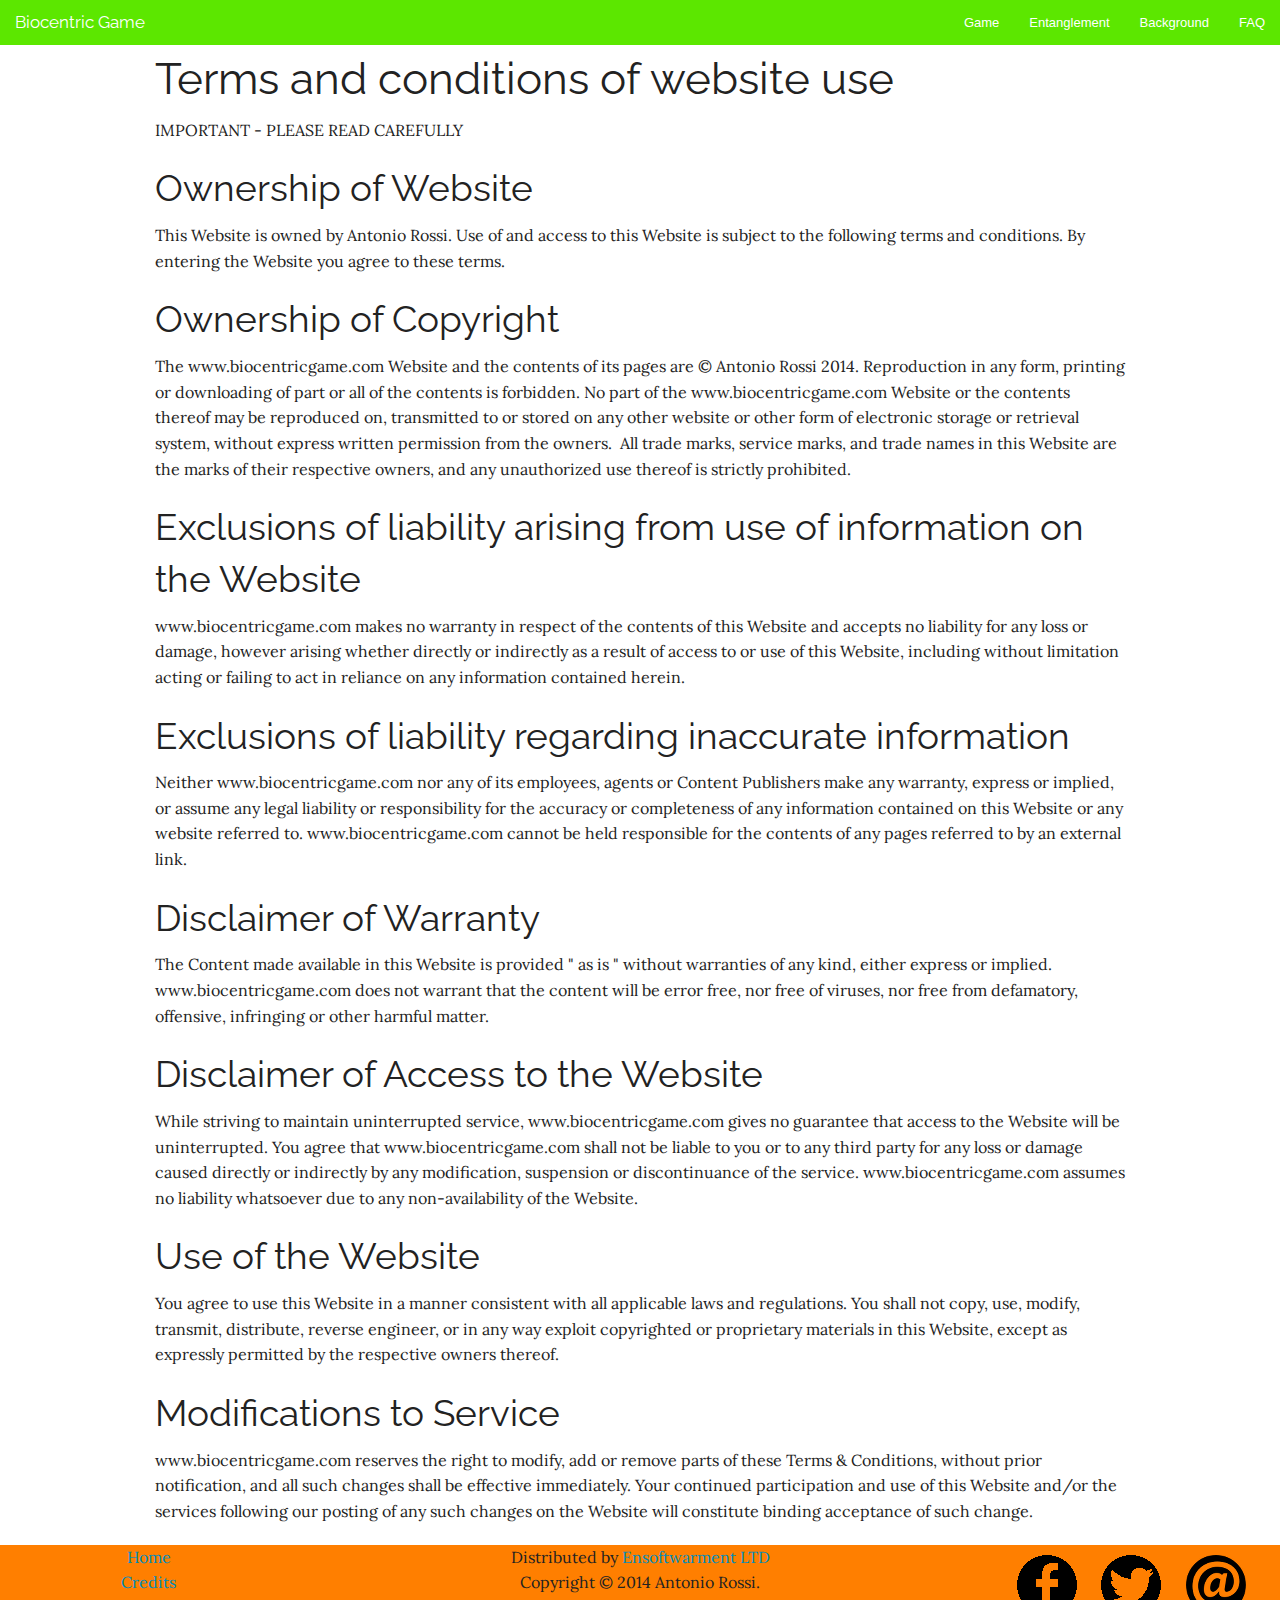
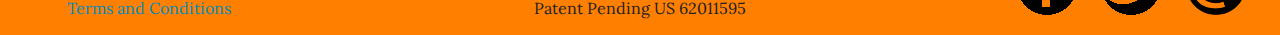
<file: terms.html>
<!doctype html>
<html class="no-js" lang="en">
	<head>
		<link href='http://fonts.googleapis.com/css?family=Raleway:600' rel='stylesheet' type='text/css'>
		<link href='http://fonts.googleapis.com/css?family=Lora:400,700,400italic,700italic' rel='stylesheet' type='text/css'>
		<meta charset="utf-8" />
		<meta name="viewport" content="width=device-width, initial-scale=1.0" />
		<title>Terms and Condition of Website</title>
		<link rel="stylesheet" href="stylesheets/app.css" />
		<script src="bower_components/modernizr/modernizr.js"></script>
	</head>
	<body>

		<!-- topbar -->
		<div class="fixed">
			<nav class="top-bar" data-topbar role="navigation">
				<ul class="title-area">
					<li class="name">
						<h1><a href="index.html">Biocentric Game</a></h1>
					</li>
					<!-- Remove the class "menu-icon" to get rid of menu icon. Take out "Menu" to just have icon alone -->
					<li class="toggle-topbar menu-icon">
						<a href="#"><span>Menu</span></a>
					</li>
				</ul>

				<section class="top-bar-section">
					<!-- Right Nav Section -->
					<ul class="right">
						<li>
							<a href="emoticells.html">Game</a>
						</li>
						<li>
							<a href="entanglement.html">Entanglement</a>
						</li>
						<li>
							<a href="background.html">Background</a>
						</li>
						<li>
						<a href="FAQ.html">FAQ</a>
						</li>
					</ul>
				</section>
			</nav>
		</div>

		<div class="row">
			<div class="large-12 columns">
				<h1>Terms and conditions of website use</h1>
			</div>
		</div>

		<div class="row">
			<div class="large-12 columns">
				<div>
					<p>
						IMPORTANT  - PLEASE READ CAREFULLY
					</p>
					<h2>Ownership  of Website</h2>
					<p>
						This  Website is owned by Antonio Rossi. Use of and access to this Website is subject  to the following terms and conditions. By entering the Website you agree to  these terms.
					</p>
					<h2>Ownership  of Copyright</h2>
					<p>
						The www.biocentricgame.com  Website and the contents of its pages are &copy; Antonio Rossi 2014.  
						Reproduction in any form, printing or downloading of part or all of the  contents is forbidden. 
						No part of the www.biocentricgame.com Website or the contents thereof may be reproduced on, transmitted to or stored 
						on any other website or  other form of electronic storage or retrieval system, without express written 
						permission from the owners.&nbsp; All trade marks, service marks, and trade  names in this Website are the marks of their respective owners, 
						and any  unauthorized use thereof is strictly prohibited.
					</p>
					<h2>Exclusions  of liability arising from use of information on the Website</h2>
					<p>
						www.biocentricgame.com makes no warranty in respect of the contents of this Website and accepts no liability for any loss or damage, 
						however arising whether directly or  indirectly as a result of access to or use of this Website, including without  limitation acting 
						or failing to act in reliance on any information contained  herein.
					</p>
					<h2>Exclusions  of liability regarding inaccurate information </h2>
					<p>
						Neither www.biocentricgame.com nor any of its employees, agents or Content Publishers make any warranty,  express or implied, 
						or assume any legal liability or responsibility for the  accuracy or completeness of any information contained on this Website or any  website referred to. 
						www.biocentricgame.com cannot be held responsible for the contents  of any pages referred to by an external link.
					</p>
					<h2>Disclaimer  of Warranty</h2>
					<p>
						The Content made available in this Website is provided &quot; as is &quot; without  warranties of any kind, either express or implied. 
						www.biocentricgame.com does not  warrant that the content will be error free, nor free of viruses, nor free from  defamatory, offensive, infringing or other harmful matter.
					</p>
					<h2>Disclaimer  of Access to the Website</h2>
					<p>
						While  striving to maintain uninterrupted service, www.biocentricgame.com gives no guarantee that access to the Website will be uninterrupted. 
						You agree that www.biocentricgame.com shall not be liable to you or to any third party for any loss or damage caused  directly or indirectly by any modification, 
						suspension or discontinuance of the  service. www.biocentricgame.com assumes no liability whatsoever due to any  non-availability of the Website.
					</p>
					<h2>Use of  the Website</h2>
					<p>
						You agree  to use this Website in a manner consistent with all applicable laws and  regulations. 
						You shall not copy, use, modify, transmit, distribute, reverse  engineer, or in any way exploit copyrighted or proprietary materials in this Website, 
						except as expressly permitted by the respective owners thereof.
					</p>
					<h2>Modifications  to Service</h2>
					<p>
						www.biocentricgame.com reserves the right to modify, add or remove parts of these Terms &amp;  
						Conditions, without prior notification, and all such changes shall be effective  immediately. 
						Your continued participation and use of this Website and/or the services following our posting of any such changes on the Website will 
						constitute binding acceptance of such change.
					</p>
				</div>
			</div>
		</div>

		<div class="row closing-footer fw">
			<div class="row">
				<div class="large-3 columns text-center">
					<p>
						<a href="index.html">Home<br></a>
						<!-- <a href="FAQ.html">FAQ<br></a> -->						
						<a href="credits.html">Credits<br></a>
						<a href="terms.html">Terms and Conditions</a>
					</p>
				</div>
				<div class="large-6 columns text-center">
					<p>
						Distributed by <a href="http://www.ensoftwarment.com/" target="_blank">Ensoftwarment LTD</a><br>
						Copyright &copy; 2014 Antonio Rossi.<br>
						Patent Pending US 62011595
					</p>
				</div>
				<div class="large-3 columns text-center">
					<div class="row">
						<a href="https://www.facebook.com/BiocentricGame" target="_blank"> <img src="img/icons/facebook44-60-60.png" > </a>
						<a href="https://twitter.com/BiocentricGame" target="_blank"><img src="img/icons/twitter37-60-60.png"></a> 
						<a href="mailto:biocentricgame@gmail.com"> <img src="img/icons/arroba1-60-60.png" > </a>
					</div>
				</div>
			</div>
		</div>

		<script src="bower_components/jquery/dist/jquery.min.js"></script>
		<script src="bower_components/foundation/js/foundation.min.js"></script>
		<script src="js/app.js"></script>

	</body>
</html>
</file>
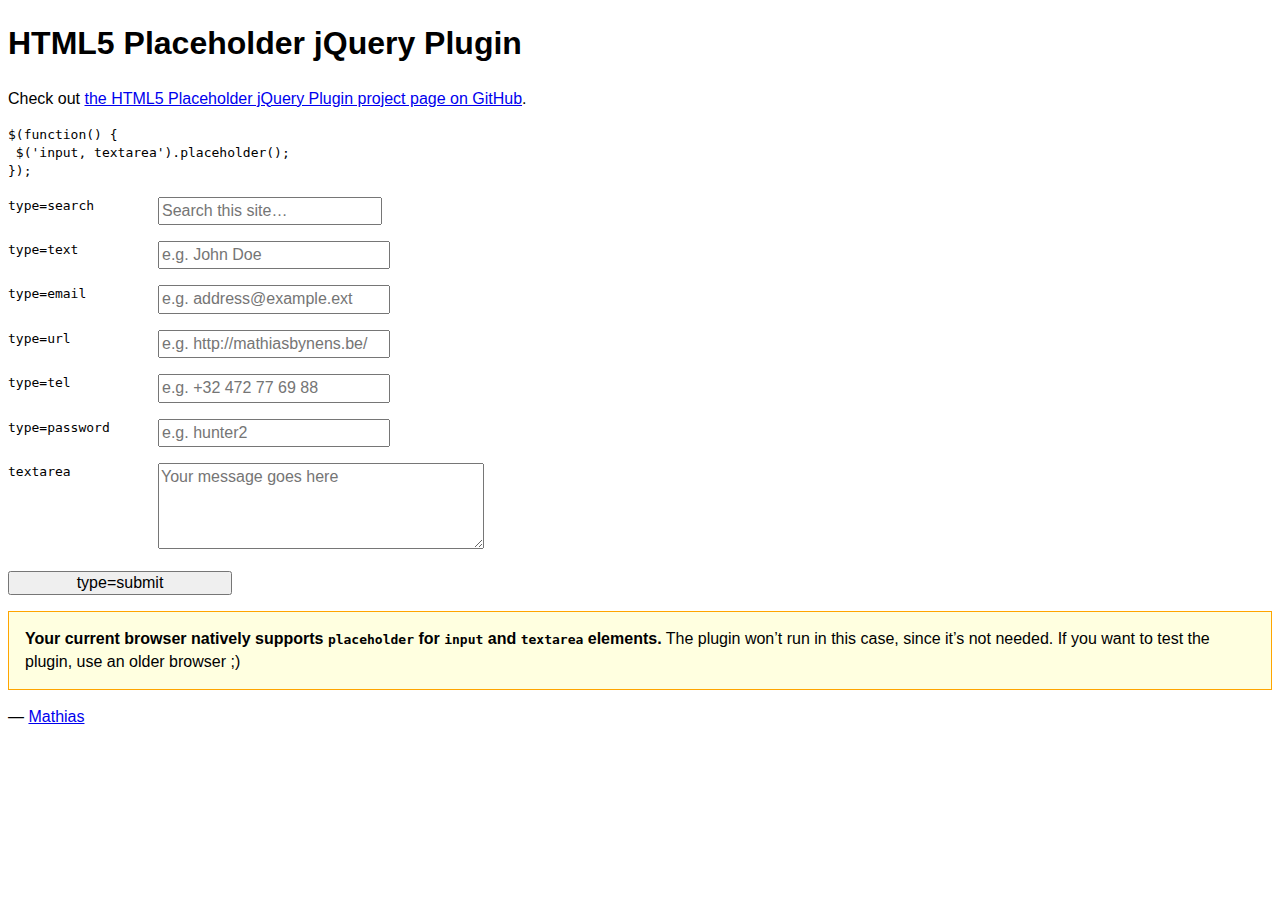
<file: bower_components/jquery-placeholder/demo.html>
<!DOCTYPE html>
<!-- If you’re looking for the online demo, it’s here: http://mathiasbynens.be/demo/placeholder -->
<html lang="en">
	<head>
		<meta charset="utf-8">
		<title>HTML5 placeholder jQuery Plugin</title>
		<style>
			body, input, textarea { font: 1em/1.4 Helvetica, Arial; }
			label code { cursor: pointer; float: left; width: 150px; }
			input { width: 14em; }
			textarea { height: 5em; width: 20em; }
			.placeholder { color: #aaa; }
			.note { border: 1px solid orange; padding: 1em; background: #ffffe0; }
			/* #p { background: lime; } */
		</style>
	</head>
	<body>
		<h1>HTML5 Placeholder jQuery Plugin</h1>
		<p>Check out <a href="http://mths.be/placeholder">the HTML5 Placeholder jQuery Plugin project page on GitHub</a>.</p>
		<pre><code>$(function() {<br> $('input, textarea').placeholder();<br>});</code></pre>
		<form>
			<p><label><code>type=search</code> <input type="search" name="search" placeholder="Search this site…"></label></p>
			<p><label><code>type=text</code> <input type="text" name="name" placeholder="e.g. John Doe"></label></p>
			<p><label><code>type=email</code> <input type="email" name="email" placeholder="e.g. address@example.ext"></label></p>
			<p><label><code>type=url</code> <input type="url" name="url" placeholder="e.g. http://mathiasbynens.be/"></label></p>
			<p><label><code>type=tel</code> <input type="tel" name="tel" placeholder="e.g. +32 472 77 69 88"></label></p>
			<p><label for="p"><code>type=password</code> </label><input type="password" name="password" placeholder="e.g. hunter2" id="p"></p>
			<p><label><code>textarea</code> <textarea name="message" placeholder="Your message goes here"></textarea></label></p>
			<p><input type="submit" value="type=submit"></p>
		</form>
		<p>— <a href="http://mathiasbynens.be/" title="Mathias Bynens, front-end developer">Mathias</a></p>
		<script src="http://ajax.googleapis.com/ajax/libs/jquery/1.10.2/jquery.min.js"></script>
		<script src="jquery.placeholder.js"></script>
		<script>
			// To test the @id toggling on password inputs in browsers that don’t support changing an input’s @type dynamically (e.g. Firefox 3.6 or IE), uncomment this:
			// $.fn.hide = function() { return this; }
			// Then uncomment the last rule in the <style> element (in the <head>).
			$(function() {
				// Invoke the plugin
				$('input, textarea').placeholder();
				// That’s it, really.
				// Now display a message if the browser supports placeholder natively
				var html;
				if ($.fn.placeholder.input && $.fn.placeholder.textarea) {
					html = '<strong>Your current browser natively supports <code>placeholder</code> for <code>input</code> and <code>textarea</code> elements.</strong> The plugin won’t run in this case, since it’s not needed. If you want to test the plugin, use an older browser ;)';
				} else if ($.fn.placeholder.input) {
					html = '<strong>Your current browser natively supports <code>placeholder</code> for <code>input</code> elements, but not for <code>textarea</code> elements.</strong> The plugin will only do its thang on the <code>textarea</code>s.';
				}
				if (html) {
					$('<p class="note">' + html + '</p>').insertAfter('form');
				}
			});
		</script>
	</body>
</html>
</file>
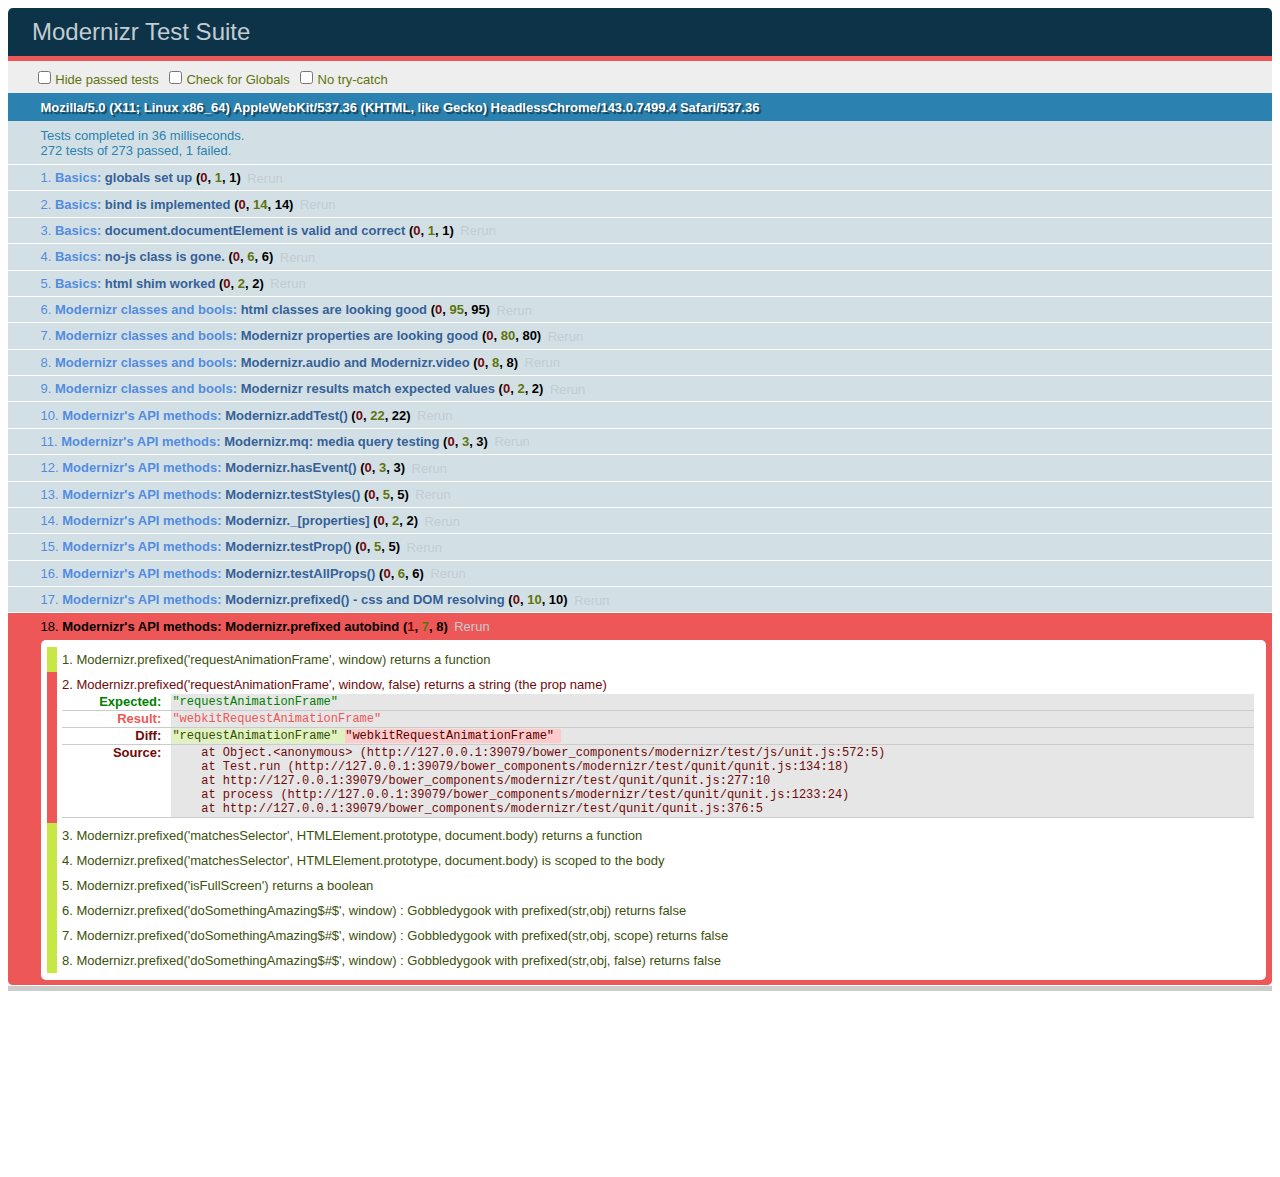
<file: bower_components/modernizr/test/basic.html>
<!DOCTYPE html>
<html class="+no-js no-js- no-js i-has-no-js">
<head>
  <meta charset="UTF-8">
  <title>Modernizr Test Suite</title>
  <link rel="stylesheet" href="qunit/qunit.css">
  <style>
     body { margin-bottom: 150px;}
     #testbed { font-family: Helvetica; color: #444; padding-bottom: 100px;}
     #testbed button { margin: 30px; font-size: 13px;}
     .data-notes, .offScreen { display:none;}
     table { width: 100%;}
     tbody tr:nth-child(even) td, tbody tr:nth-child(even) th {  border: 1px solid #ccc; border-left: 0; border-right: 0;}
     table td:nth-child(even), table th:nth-child(even) { background: #e6e6e6;}
     table tbody tr:hover td, table tbody tr:hover th { background: #e1e100!important;}
     td.wrong { background:red!important;}
     #html5section { visibility: hidden; }
     h1 label { display:none;}
     .output { padding: 0 0 0 16px;}
     .output ul { margin: 0;}
     .output li { color: #854747; }
     .output li.yes{color:#090;}
     .output li b{color:#000;}
     .output {font:14px/1.3 Inconsolata,Consolas,monospace;
                    -webkit-column-count: 5;
                       -moz-column-count: 5;
                            column-count: 5;}
      .output + .output { border-top: 5px solid #ccc; }
      textarea { width: 100%; min-height: 75px;}
      #caniusetrigger { font-size: 38px; font-family: monospace; display:block; }
  </style>

  <script src="https://raw.github.com/Modernizr/Modernizr/master/modernizr.js"></script>

  <script>window.Modernizr || document.write('<script src="../modernizr.js"><\/script>')</script>

  <script src="js/lib/polyfills.js"></script>
  <script src="js/lib/detect-global.js"></script>
  
  <script src="qunit/qunit.js"></script>
  <script src="js/lib/jquery-1.7b2.js"></script>
  
  <script src="js/setup.js"></script>
  
  <script src="js/unit.js"></script>
</head>
<body>
  <h1 id="qunit-header">Modernizr Test Suite</h1>
  <h2 id="qunit-banner"></h2>
  <div id="qunit-testrunner-toolbar"></div>
  <h2 id="qunit-userAgent"></h2>

  <ol id="qunit-tests"></ol>

  <div id="mod-output" class=output></div>
  <div id="mod-feattest-output" class=output></div>


  <br>
 
  <section><aside>this is an aside within a section</aside></section>
  
  
</body>
</html>
</file>
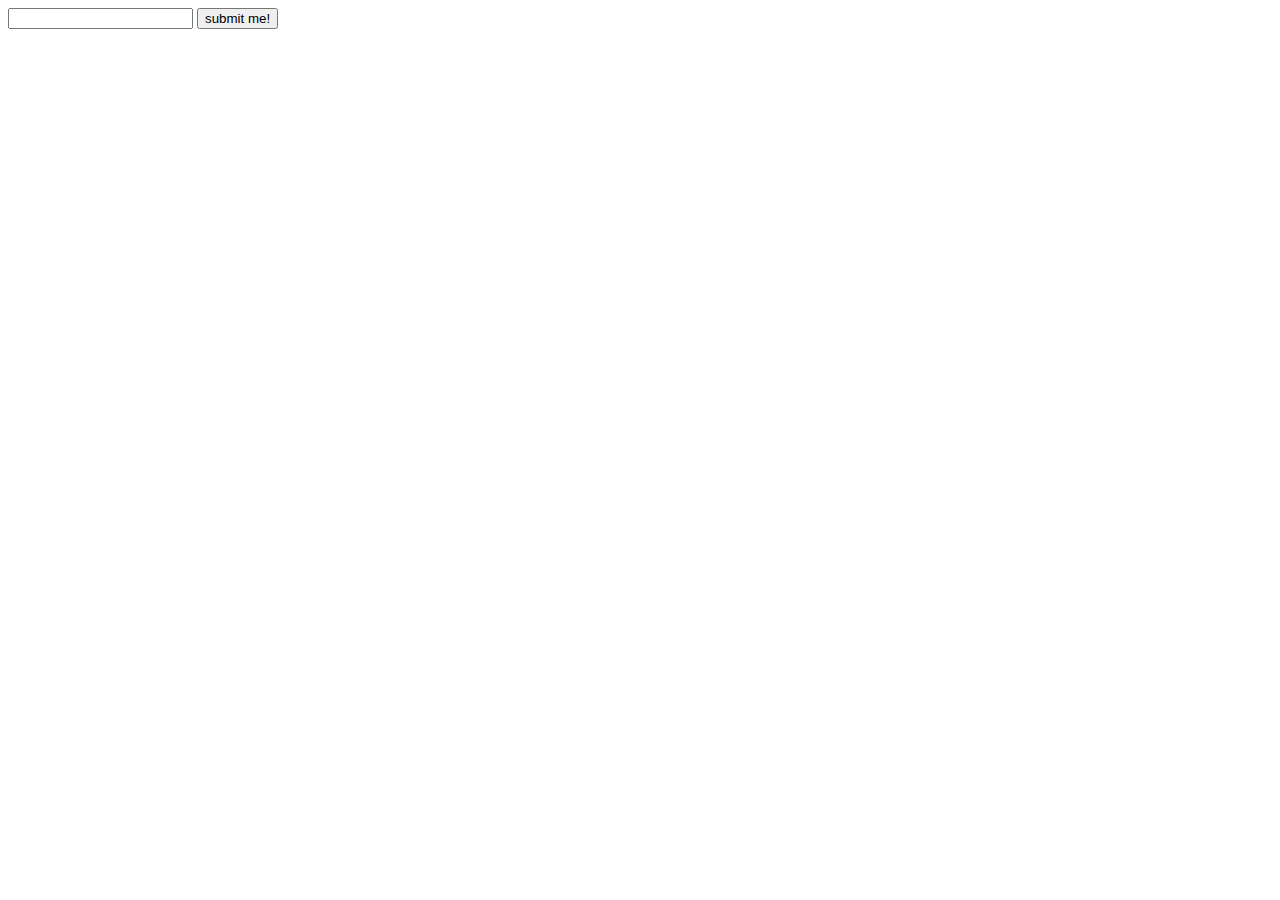
<file: bower_components/modernizr/test/caniuse_files/form_validation.html>
<!DOCTYPE html>
<!-- saved from url=(0045)http://tests.caniuse.com/form_validation.html -->
<html><head><meta http-equiv="Content-Type" content="text/html; charset=UTF-8"><script>
if(location.href.indexOf('?') >= 0) {
	document.write('FAIL');
}
</script>

</head><body><form action="http://tests.caniuse.com/form_validation.html?" method="post">

<input type="url" name="foo" required="">
<input type="submit" value="submit me!">

</form>
</body></html>
</file>
<file: stylesheets/app.css>
/* line 342, ../bower_components/foundation/scss/foundation/components/_global.scss */
meta.foundation-version {
  font-family: "/5.4.3/";
}

/* line 346, ../bower_components/foundation/scss/foundation/components/_global.scss */
meta.foundation-mq-small {
  font-family: "/only screen/";
  width: 0em;
}

/* line 351, ../bower_components/foundation/scss/foundation/components/_global.scss */
meta.foundation-mq-medium {
  font-family: "/only screen and (min-width:40.063em)/";
  width: 40.063em;
}

/* line 356, ../bower_components/foundation/scss/foundation/components/_global.scss */
meta.foundation-mq-large {
  font-family: "/only screen and (min-width:64.063em)/";
  width: 64.063em;
}

/* line 361, ../bower_components/foundation/scss/foundation/components/_global.scss */
meta.foundation-mq-xlarge {
  font-family: "/only screen and (min-width:90.063em)/";
  width: 90.063em;
}

/* line 366, ../bower_components/foundation/scss/foundation/components/_global.scss */
meta.foundation-mq-xxlarge {
  font-family: "/only screen and (min-width:120.063em)/";
  width: 120.063em;
}

/* line 371, ../bower_components/foundation/scss/foundation/components/_global.scss */
meta.foundation-data-attribute-namespace {
  font-family: false;
}

/* line 378, ../bower_components/foundation/scss/foundation/components/_global.scss */
html, body {
  height: 100%;
}

/* line 381, ../bower_components/foundation/scss/foundation/components/_global.scss */
*,
*:before,
*:after {
  -webkit-box-sizing: border-box;
  -moz-box-sizing: border-box;
  box-sizing: border-box;
}

/* line 387, ../bower_components/foundation/scss/foundation/components/_global.scss */
html,
body {
  font-size: 100%;
}

/* line 391, ../bower_components/foundation/scss/foundation/components/_global.scss */
body {
  background: #fff;
  color: #222;
  padding: 0;
  margin: 0;
  font-family: "Helvetica Neue", "Helvetica", Helvetica, Arial, sans-serif;
  font-weight: normal;
  font-style: normal;
  line-height: 1.5;
  position: relative;
  cursor: auto;
}

/* line 404, ../bower_components/foundation/scss/foundation/components/_global.scss */
a:hover {
  cursor: pointer;
}

/* line 407, ../bower_components/foundation/scss/foundation/components/_global.scss */
img {
  max-width: 100%;
  height: auto;
}

/* line 409, ../bower_components/foundation/scss/foundation/components/_global.scss */
img {
  -ms-interpolation-mode: bicubic;
}

/* line 413, ../bower_components/foundation/scss/foundation/components/_global.scss */
#map_canvas img,
#map_canvas embed,
#map_canvas object,
.map_canvas img,
.map_canvas embed,
.map_canvas object {
  max-width: none !important;
}

/* line 420, ../bower_components/foundation/scss/foundation/components/_global.scss */
.left {
  float: left !important;
}

/* line 421, ../bower_components/foundation/scss/foundation/components/_global.scss */
.right {
  float: right !important;
}

/* line 172, ../bower_components/foundation/scss/foundation/components/_global.scss */
.clearfix:before, .clearfix:after {
  content: " ";
  display: table;
}
/* line 173, ../bower_components/foundation/scss/foundation/components/_global.scss */
.clearfix:after {
  clear: both;
}

/* line 423, ../bower_components/foundation/scss/foundation/components/_global.scss */
.hide {
  display: none;
}

/* line 429, ../bower_components/foundation/scss/foundation/components/_global.scss */
.antialiased {
  -webkit-font-smoothing: antialiased;
  -moz-osx-font-smoothing: grayscale;
}

/* line 432, ../bower_components/foundation/scss/foundation/components/_global.scss */
img {
  display: inline-block;
  vertical-align: middle;
}

/* line 442, ../bower_components/foundation/scss/foundation/components/_global.scss */
textarea {
  height: auto;
  min-height: 50px;
}

/* line 445, ../bower_components/foundation/scss/foundation/components/_global.scss */
select {
  width: 100%;
}

/* line 218, ../bower_components/foundation/scss/foundation/components/_grid.scss */
.row {
  width: 100%;
  margin-left: auto;
  margin-right: auto;
  margin-top: 0;
  margin-bottom: 0;
  max-width: 62.5rem;
}
/* line 172, ../bower_components/foundation/scss/foundation/components/_global.scss */
.row:before, .row:after {
  content: " ";
  display: table;
}
/* line 173, ../bower_components/foundation/scss/foundation/components/_global.scss */
.row:after {
  clear: both;
}
/* line 222, ../bower_components/foundation/scss/foundation/components/_grid.scss */
.row.collapse > .column,
.row.collapse > .columns {
  padding-left: 0;
  padding-right: 0;
}
/* line 225, ../bower_components/foundation/scss/foundation/components/_grid.scss */
.row.collapse .row {
  margin-left: 0;
  margin-right: 0;
}
/* line 228, ../bower_components/foundation/scss/foundation/components/_grid.scss */
.row .row {
  width: auto;
  margin-left: -0.9375rem;
  margin-right: -0.9375rem;
  margin-top: 0;
  margin-bottom: 0;
  max-width: none;
}
/* line 172, ../bower_components/foundation/scss/foundation/components/_global.scss */
.row .row:before, .row .row:after {
  content: " ";
  display: table;
}
/* line 173, ../bower_components/foundation/scss/foundation/components/_global.scss */
.row .row:after {
  clear: both;
}
/* line 229, ../bower_components/foundation/scss/foundation/components/_grid.scss */
.row .row.collapse {
  width: auto;
  margin: 0;
  max-width: none;
}
/* line 172, ../bower_components/foundation/scss/foundation/components/_global.scss */
.row .row.collapse:before, .row .row.collapse:after {
  content: " ";
  display: table;
}
/* line 173, ../bower_components/foundation/scss/foundation/components/_global.scss */
.row .row.collapse:after {
  clear: both;
}

/* line 233, ../bower_components/foundation/scss/foundation/components/_grid.scss */
.column,
.columns {
  padding-left: 0.9375rem;
  padding-right: 0.9375rem;
  width: 100%;
  float: left;
}

/* line 236, ../bower_components/foundation/scss/foundation/components/_grid.scss */
[class*="column"] + [class*="column"]:last-child {
  float: right;
}

/* line 237, ../bower_components/foundation/scss/foundation/components/_grid.scss */
[class*="column"] + [class*="column"].end {
  float: left;
}

@media only screen {
  /* line 159, ../bower_components/foundation/scss/foundation/components/_grid.scss */
  .small-push-0 {
    position: relative;
    left: 0%;
    right: auto;
  }

  /* line 162, ../bower_components/foundation/scss/foundation/components/_grid.scss */
  .small-pull-0 {
    position: relative;
    right: 0%;
    left: auto;
  }

  /* line 159, ../bower_components/foundation/scss/foundation/components/_grid.scss */
  .small-push-1 {
    position: relative;
    left: 8.33333%;
    right: auto;
  }

  /* line 162, ../bower_components/foundation/scss/foundation/components/_grid.scss */
  .small-pull-1 {
    position: relative;
    right: 8.33333%;
    left: auto;
  }

  /* line 159, ../bower_components/foundation/scss/foundation/components/_grid.scss */
  .small-push-2 {
    position: relative;
    left: 16.66667%;
    right: auto;
  }

  /* line 162, ../bower_components/foundation/scss/foundation/components/_grid.scss */
  .small-pull-2 {
    position: relative;
    right: 16.66667%;
    left: auto;
  }

  /* line 159, ../bower_components/foundation/scss/foundation/components/_grid.scss */
  .small-push-3 {
    position: relative;
    left: 25%;
    right: auto;
  }

  /* line 162, ../bower_components/foundation/scss/foundation/components/_grid.scss */
  .small-pull-3 {
    position: relative;
    right: 25%;
    left: auto;
  }

  /* line 159, ../bower_components/foundation/scss/foundation/components/_grid.scss */
  .small-push-4 {
    position: relative;
    left: 33.33333%;
    right: auto;
  }

  /* line 162, ../bower_components/foundation/scss/foundation/components/_grid.scss */
  .small-pull-4 {
    position: relative;
    right: 33.33333%;
    left: auto;
  }

  /* line 159, ../bower_components/foundation/scss/foundation/components/_grid.scss */
  .small-push-5 {
    position: relative;
    left: 41.66667%;
    right: auto;
  }

  /* line 162, ../bower_components/foundation/scss/foundation/components/_grid.scss */
  .small-pull-5 {
    position: relative;
    right: 41.66667%;
    left: auto;
  }

  /* line 159, ../bower_components/foundation/scss/foundation/components/_grid.scss */
  .small-push-6 {
    position: relative;
    left: 50%;
    right: auto;
  }

  /* line 162, ../bower_components/foundation/scss/foundation/components/_grid.scss */
  .small-pull-6 {
    position: relative;
    right: 50%;
    left: auto;
  }

  /* line 159, ../bower_components/foundation/scss/foundation/components/_grid.scss */
  .small-push-7 {
    position: relative;
    left: 58.33333%;
    right: auto;
  }

  /* line 162, ../bower_components/foundation/scss/foundation/components/_grid.scss */
  .small-pull-7 {
    position: relative;
    right: 58.33333%;
    left: auto;
  }

  /* line 159, ../bower_components/foundation/scss/foundation/components/_grid.scss */
  .small-push-8 {
    position: relative;
    left: 66.66667%;
    right: auto;
  }

  /* line 162, ../bower_components/foundation/scss/foundation/components/_grid.scss */
  .small-pull-8 {
    position: relative;
    right: 66.66667%;
    left: auto;
  }

  /* line 159, ../bower_components/foundation/scss/foundation/components/_grid.scss */
  .small-push-9 {
    position: relative;
    left: 75%;
    right: auto;
  }

  /* line 162, ../bower_components/foundation/scss/foundation/components/_grid.scss */
  .small-pull-9 {
    position: relative;
    right: 75%;
    left: auto;
  }

  /* line 159, ../bower_components/foundation/scss/foundation/components/_grid.scss */
  .small-push-10 {
    position: relative;
    left: 83.33333%;
    right: auto;
  }

  /* line 162, ../bower_components/foundation/scss/foundation/components/_grid.scss */
  .small-pull-10 {
    position: relative;
    right: 83.33333%;
    left: auto;
  }

  /* line 159, ../bower_components/foundation/scss/foundation/components/_grid.scss */
  .small-push-11 {
    position: relative;
    left: 91.66667%;
    right: auto;
  }

  /* line 162, ../bower_components/foundation/scss/foundation/components/_grid.scss */
  .small-pull-11 {
    position: relative;
    right: 91.66667%;
    left: auto;
  }

  /* line 167, ../bower_components/foundation/scss/foundation/components/_grid.scss */
  .column,
  .columns {
    position: relative;
    padding-left: 0.9375rem;
    padding-right: 0.9375rem;
    float: left;
  }

  /* line 172, ../bower_components/foundation/scss/foundation/components/_grid.scss */
  .small-1 {
    width: 8.33333%;
  }

  /* line 172, ../bower_components/foundation/scss/foundation/components/_grid.scss */
  .small-2 {
    width: 16.66667%;
  }

  /* line 172, ../bower_components/foundation/scss/foundation/components/_grid.scss */
  .small-3 {
    width: 25%;
  }

  /* line 172, ../bower_components/foundation/scss/foundation/components/_grid.scss */
  .small-4 {
    width: 33.33333%;
  }

  /* line 172, ../bower_components/foundation/scss/foundation/components/_grid.scss */
  .small-5 {
    width: 41.66667%;
  }

  /* line 172, ../bower_components/foundation/scss/foundation/components/_grid.scss */
  .small-6 {
    width: 50%;
  }

  /* line 172, ../bower_components/foundation/scss/foundation/components/_grid.scss */
  .small-7 {
    width: 58.33333%;
  }

  /* line 172, ../bower_components/foundation/scss/foundation/components/_grid.scss */
  .small-8 {
    width: 66.66667%;
  }

  /* line 172, ../bower_components/foundation/scss/foundation/components/_grid.scss */
  .small-9 {
    width: 75%;
  }

  /* line 172, ../bower_components/foundation/scss/foundation/components/_grid.scss */
  .small-10 {
    width: 83.33333%;
  }

  /* line 172, ../bower_components/foundation/scss/foundation/components/_grid.scss */
  .small-11 {
    width: 91.66667%;
  }

  /* line 172, ../bower_components/foundation/scss/foundation/components/_grid.scss */
  .small-12 {
    width: 100%;
  }

  /* line 178, ../bower_components/foundation/scss/foundation/components/_grid.scss */
  .small-offset-0 {
    margin-left: 0% !important;
  }

  /* line 178, ../bower_components/foundation/scss/foundation/components/_grid.scss */
  .small-offset-1 {
    margin-left: 8.33333% !important;
  }

  /* line 178, ../bower_components/foundation/scss/foundation/components/_grid.scss */
  .small-offset-2 {
    margin-left: 16.66667% !important;
  }

  /* line 178, ../bower_components/foundation/scss/foundation/components/_grid.scss */
  .small-offset-3 {
    margin-left: 25% !important;
  }

  /* line 178, ../bower_components/foundation/scss/foundation/components/_grid.scss */
  .small-offset-4 {
    margin-left: 33.33333% !important;
  }

  /* line 178, ../bower_components/foundation/scss/foundation/components/_grid.scss */
  .small-offset-5 {
    margin-left: 41.66667% !important;
  }

  /* line 178, ../bower_components/foundation/scss/foundation/components/_grid.scss */
  .small-offset-6 {
    margin-left: 50% !important;
  }

  /* line 178, ../bower_components/foundation/scss/foundation/components/_grid.scss */
  .small-offset-7 {
    margin-left: 58.33333% !important;
  }

  /* line 178, ../bower_components/foundation/scss/foundation/components/_grid.scss */
  .small-offset-8 {
    margin-left: 66.66667% !important;
  }

  /* line 178, ../bower_components/foundation/scss/foundation/components/_grid.scss */
  .small-offset-9 {
    margin-left: 75% !important;
  }

  /* line 178, ../bower_components/foundation/scss/foundation/components/_grid.scss */
  .small-offset-10 {
    margin-left: 83.33333% !important;
  }

  /* line 178, ../bower_components/foundation/scss/foundation/components/_grid.scss */
  .small-offset-11 {
    margin-left: 91.66667% !important;
  }

  /* line 180, ../bower_components/foundation/scss/foundation/components/_grid.scss */
  .small-reset-order {
    margin-left: 0;
    margin-right: 0;
    left: auto;
    right: auto;
    float: left;
  }

  /* line 188, ../bower_components/foundation/scss/foundation/components/_grid.scss */
  .column.small-centered,
  .columns.small-centered {
    margin-left: auto;
    margin-right: auto;
    float: none;
  }

  /* line 191, ../bower_components/foundation/scss/foundation/components/_grid.scss */
  .column.small-uncentered,
  .columns.small-uncentered {
    margin-left: 0;
    margin-right: 0;
    float: left;
  }

  /* line 199, ../bower_components/foundation/scss/foundation/components/_grid.scss */
  .column.small-centered:last-child,
  .columns.small-centered:last-child {
    float: none;
  }

  /* line 205, ../bower_components/foundation/scss/foundation/components/_grid.scss */
  .column.small-uncentered:last-child,
  .columns.small-uncentered:last-child {
    float: left;
  }

  /* line 210, ../bower_components/foundation/scss/foundation/components/_grid.scss */
  .column.small-uncentered.opposite,
  .columns.small-uncentered.opposite {
    float: right;
  }
}
@media only screen and (min-width: 40.063em) {
  /* line 159, ../bower_components/foundation/scss/foundation/components/_grid.scss */
  .medium-push-0 {
    position: relative;
    left: 0%;
    right: auto;
  }

  /* line 162, ../bower_components/foundation/scss/foundation/components/_grid.scss */
  .medium-pull-0 {
    position: relative;
    right: 0%;
    left: auto;
  }

  /* line 159, ../bower_components/foundation/scss/foundation/components/_grid.scss */
  .medium-push-1 {
    position: relative;
    left: 8.33333%;
    right: auto;
  }

  /* line 162, ../bower_components/foundation/scss/foundation/components/_grid.scss */
  .medium-pull-1 {
    position: relative;
    right: 8.33333%;
    left: auto;
  }

  /* line 159, ../bower_components/foundation/scss/foundation/components/_grid.scss */
  .medium-push-2 {
    position: relative;
    left: 16.66667%;
    right: auto;
  }

  /* line 162, ../bower_components/foundation/scss/foundation/components/_grid.scss */
  .medium-pull-2 {
    position: relative;
    right: 16.66667%;
    left: auto;
  }

  /* line 159, ../bower_components/foundation/scss/foundation/components/_grid.scss */
  .medium-push-3 {
    position: relative;
    left: 25%;
    right: auto;
  }

  /* line 162, ../bower_components/foundation/scss/foundation/components/_grid.scss */
  .medium-pull-3 {
    position: relative;
    right: 25%;
    left: auto;
  }

  /* line 159, ../bower_components/foundation/scss/foundation/components/_grid.scss */
  .medium-push-4 {
    position: relative;
    left: 33.33333%;
    right: auto;
  }

  /* line 162, ../bower_components/foundation/scss/foundation/components/_grid.scss */
  .medium-pull-4 {
    position: relative;
    right: 33.33333%;
    left: auto;
  }

  /* line 159, ../bower_components/foundation/scss/foundation/components/_grid.scss */
  .medium-push-5 {
    position: relative;
    left: 41.66667%;
    right: auto;
  }

  /* line 162, ../bower_components/foundation/scss/foundation/components/_grid.scss */
  .medium-pull-5 {
    position: relative;
    right: 41.66667%;
    left: auto;
  }

  /* line 159, ../bower_components/foundation/scss/foundation/components/_grid.scss */
  .medium-push-6 {
    position: relative;
    left: 50%;
    right: auto;
  }

  /* line 162, ../bower_components/foundation/scss/foundation/components/_grid.scss */
  .medium-pull-6 {
    position: relative;
    right: 50%;
    left: auto;
  }

  /* line 159, ../bower_components/foundation/scss/foundation/components/_grid.scss */
  .medium-push-7 {
    position: relative;
    left: 58.33333%;
    right: auto;
  }

  /* line 162, ../bower_components/foundation/scss/foundation/components/_grid.scss */
  .medium-pull-7 {
    position: relative;
    right: 58.33333%;
    left: auto;
  }

  /* line 159, ../bower_components/foundation/scss/foundation/components/_grid.scss */
  .medium-push-8 {
    position: relative;
    left: 66.66667%;
    right: auto;
  }

  /* line 162, ../bower_components/foundation/scss/foundation/components/_grid.scss */
  .medium-pull-8 {
    position: relative;
    right: 66.66667%;
    left: auto;
  }

  /* line 159, ../bower_components/foundation/scss/foundation/components/_grid.scss */
  .medium-push-9 {
    position: relative;
    left: 75%;
    right: auto;
  }

  /* line 162, ../bower_components/foundation/scss/foundation/components/_grid.scss */
  .medium-pull-9 {
    position: relative;
    right: 75%;
    left: auto;
  }

  /* line 159, ../bower_components/foundation/scss/foundation/components/_grid.scss */
  .medium-push-10 {
    position: relative;
    left: 83.33333%;
    right: auto;
  }

  /* line 162, ../bower_components/foundation/scss/foundation/components/_grid.scss */
  .medium-pull-10 {
    position: relative;
    right: 83.33333%;
    left: auto;
  }

  /* line 159, ../bower_components/foundation/scss/foundation/components/_grid.scss */
  .medium-push-11 {
    position: relative;
    left: 91.66667%;
    right: auto;
  }

  /* line 162, ../bower_components/foundation/scss/foundation/components/_grid.scss */
  .medium-pull-11 {
    position: relative;
    right: 91.66667%;
    left: auto;
  }

  /* line 167, ../bower_components/foundation/scss/foundation/components/_grid.scss */
  .column,
  .columns {
    position: relative;
    padding-left: 0.9375rem;
    padding-right: 0.9375rem;
    float: left;
  }

  /* line 172, ../bower_components/foundation/scss/foundation/components/_grid.scss */
  .medium-1 {
    width: 8.33333%;
  }

  /* line 172, ../bower_components/foundation/scss/foundation/components/_grid.scss */
  .medium-2 {
    width: 16.66667%;
  }

  /* line 172, ../bower_components/foundation/scss/foundation/components/_grid.scss */
  .medium-3 {
    width: 25%;
  }

  /* line 172, ../bower_components/foundation/scss/foundation/components/_grid.scss */
  .medium-4 {
    width: 33.33333%;
  }

  /* line 172, ../bower_components/foundation/scss/foundation/components/_grid.scss */
  .medium-5 {
    width: 41.66667%;
  }

  /* line 172, ../bower_components/foundation/scss/foundation/components/_grid.scss */
  .medium-6 {
    width: 50%;
  }

  /* line 172, ../bower_components/foundation/scss/foundation/components/_grid.scss */
  .medium-7 {
    width: 58.33333%;
  }

  /* line 172, ../bower_components/foundation/scss/foundation/components/_grid.scss */
  .medium-8 {
    width: 66.66667%;
  }

  /* line 172, ../bower_components/foundation/scss/foundation/components/_grid.scss */
  .medium-9 {
    width: 75%;
  }

  /* line 172, ../bower_components/foundation/scss/foundation/components/_grid.scss */
  .medium-10 {
    width: 83.33333%;
  }

  /* line 172, ../bower_components/foundation/scss/foundation/components/_grid.scss */
  .medium-11 {
    width: 91.66667%;
  }

  /* line 172, ../bower_components/foundation/scss/foundation/components/_grid.scss */
  .medium-12 {
    width: 100%;
  }

  /* line 178, ../bower_components/foundation/scss/foundation/components/_grid.scss */
  .medium-offset-0 {
    margin-left: 0% !important;
  }

  /* line 178, ../bower_components/foundation/scss/foundation/components/_grid.scss */
  .medium-offset-1 {
    margin-left: 8.33333% !important;
  }

  /* line 178, ../bower_components/foundation/scss/foundation/components/_grid.scss */
  .medium-offset-2 {
    margin-left: 16.66667% !important;
  }

  /* line 178, ../bower_components/foundation/scss/foundation/components/_grid.scss */
  .medium-offset-3 {
    margin-left: 25% !important;
  }

  /* line 178, ../bower_components/foundation/scss/foundation/components/_grid.scss */
  .medium-offset-4 {
    margin-left: 33.33333% !important;
  }

  /* line 178, ../bower_components/foundation/scss/foundation/components/_grid.scss */
  .medium-offset-5 {
    margin-left: 41.66667% !important;
  }

  /* line 178, ../bower_components/foundation/scss/foundation/components/_grid.scss */
  .medium-offset-6 {
    margin-left: 50% !important;
  }

  /* line 178, ../bower_components/foundation/scss/foundation/components/_grid.scss */
  .medium-offset-7 {
    margin-left: 58.33333% !important;
  }

  /* line 178, ../bower_components/foundation/scss/foundation/components/_grid.scss */
  .medium-offset-8 {
    margin-left: 66.66667% !important;
  }

  /* line 178, ../bower_components/foundation/scss/foundation/components/_grid.scss */
  .medium-offset-9 {
    margin-left: 75% !important;
  }

  /* line 178, ../bower_components/foundation/scss/foundation/components/_grid.scss */
  .medium-offset-10 {
    margin-left: 83.33333% !important;
  }

  /* line 178, ../bower_components/foundation/scss/foundation/components/_grid.scss */
  .medium-offset-11 {
    margin-left: 91.66667% !important;
  }

  /* line 180, ../bower_components/foundation/scss/foundation/components/_grid.scss */
  .medium-reset-order {
    margin-left: 0;
    margin-right: 0;
    left: auto;
    right: auto;
    float: left;
  }

  /* line 188, ../bower_components/foundation/scss/foundation/components/_grid.scss */
  .column.medium-centered,
  .columns.medium-centered {
    margin-left: auto;
    margin-right: auto;
    float: none;
  }

  /* line 191, ../bower_components/foundation/scss/foundation/components/_grid.scss */
  .column.medium-uncentered,
  .columns.medium-uncentered {
    margin-left: 0;
    margin-right: 0;
    float: left;
  }

  /* line 199, ../bower_components/foundation/scss/foundation/components/_grid.scss */
  .column.medium-centered:last-child,
  .columns.medium-centered:last-child {
    float: none;
  }

  /* line 205, ../bower_components/foundation/scss/foundation/components/_grid.scss */
  .column.medium-uncentered:last-child,
  .columns.medium-uncentered:last-child {
    float: left;
  }

  /* line 210, ../bower_components/foundation/scss/foundation/components/_grid.scss */
  .column.medium-uncentered.opposite,
  .columns.medium-uncentered.opposite {
    float: right;
  }

  /* line 247, ../bower_components/foundation/scss/foundation/components/_grid.scss */
  .push-0 {
    position: relative;
    left: 0%;
    right: auto;
  }

  /* line 250, ../bower_components/foundation/scss/foundation/components/_grid.scss */
  .pull-0 {
    position: relative;
    right: 0%;
    left: auto;
  }

  /* line 247, ../bower_components/foundation/scss/foundation/components/_grid.scss */
  .push-1 {
    position: relative;
    left: 8.33333%;
    right: auto;
  }

  /* line 250, ../bower_components/foundation/scss/foundation/components/_grid.scss */
  .pull-1 {
    position: relative;
    right: 8.33333%;
    left: auto;
  }

  /* line 247, ../bower_components/foundation/scss/foundation/components/_grid.scss */
  .push-2 {
    position: relative;
    left: 16.66667%;
    right: auto;
  }

  /* line 250, ../bower_components/foundation/scss/foundation/components/_grid.scss */
  .pull-2 {
    position: relative;
    right: 16.66667%;
    left: auto;
  }

  /* line 247, ../bower_components/foundation/scss/foundation/components/_grid.scss */
  .push-3 {
    position: relative;
    left: 25%;
    right: auto;
  }

  /* line 250, ../bower_components/foundation/scss/foundation/components/_grid.scss */
  .pull-3 {
    position: relative;
    right: 25%;
    left: auto;
  }

  /* line 247, ../bower_components/foundation/scss/foundation/components/_grid.scss */
  .push-4 {
    position: relative;
    left: 33.33333%;
    right: auto;
  }

  /* line 250, ../bower_components/foundation/scss/foundation/components/_grid.scss */
  .pull-4 {
    position: relative;
    right: 33.33333%;
    left: auto;
  }

  /* line 247, ../bower_components/foundation/scss/foundation/components/_grid.scss */
  .push-5 {
    position: relative;
    left: 41.66667%;
    right: auto;
  }

  /* line 250, ../bower_components/foundation/scss/foundation/components/_grid.scss */
  .pull-5 {
    position: relative;
    right: 41.66667%;
    left: auto;
  }

  /* line 247, ../bower_components/foundation/scss/foundation/components/_grid.scss */
  .push-6 {
    position: relative;
    left: 50%;
    right: auto;
  }

  /* line 250, ../bower_components/foundation/scss/foundation/components/_grid.scss */
  .pull-6 {
    position: relative;
    right: 50%;
    left: auto;
  }

  /* line 247, ../bower_components/foundation/scss/foundation/components/_grid.scss */
  .push-7 {
    position: relative;
    left: 58.33333%;
    right: auto;
  }

  /* line 250, ../bower_components/foundation/scss/foundation/components/_grid.scss */
  .pull-7 {
    position: relative;
    right: 58.33333%;
    left: auto;
  }

  /* line 247, ../bower_components/foundation/scss/foundation/components/_grid.scss */
  .push-8 {
    position: relative;
    left: 66.66667%;
    right: auto;
  }

  /* line 250, ../bower_components/foundation/scss/foundation/components/_grid.scss */
  .pull-8 {
    position: relative;
    right: 66.66667%;
    left: auto;
  }

  /* line 247, ../bower_components/foundation/scss/foundation/components/_grid.scss */
  .push-9 {
    position: relative;
    left: 75%;
    right: auto;
  }

  /* line 250, ../bower_components/foundation/scss/foundation/components/_grid.scss */
  .pull-9 {
    position: relative;
    right: 75%;
    left: auto;
  }

  /* line 247, ../bower_components/foundation/scss/foundation/components/_grid.scss */
  .push-10 {
    position: relative;
    left: 83.33333%;
    right: auto;
  }

  /* line 250, ../bower_components/foundation/scss/foundation/components/_grid.scss */
  .pull-10 {
    position: relative;
    right: 83.33333%;
    left: auto;
  }

  /* line 247, ../bower_components/foundation/scss/foundation/components/_grid.scss */
  .push-11 {
    position: relative;
    left: 91.66667%;
    right: auto;
  }

  /* line 250, ../bower_components/foundation/scss/foundation/components/_grid.scss */
  .pull-11 {
    position: relative;
    right: 91.66667%;
    left: auto;
  }
}
@media only screen and (min-width: 64.063em) {
  /* line 159, ../bower_components/foundation/scss/foundation/components/_grid.scss */
  .large-push-0 {
    position: relative;
    left: 0%;
    right: auto;
  }

  /* line 162, ../bower_components/foundation/scss/foundation/components/_grid.scss */
  .large-pull-0 {
    position: relative;
    right: 0%;
    left: auto;
  }

  /* line 159, ../bower_components/foundation/scss/foundation/components/_grid.scss */
  .large-push-1 {
    position: relative;
    left: 8.33333%;
    right: auto;
  }

  /* line 162, ../bower_components/foundation/scss/foundation/components/_grid.scss */
  .large-pull-1 {
    position: relative;
    right: 8.33333%;
    left: auto;
  }

  /* line 159, ../bower_components/foundation/scss/foundation/components/_grid.scss */
  .large-push-2 {
    position: relative;
    left: 16.66667%;
    right: auto;
  }

  /* line 162, ../bower_components/foundation/scss/foundation/components/_grid.scss */
  .large-pull-2 {
    position: relative;
    right: 16.66667%;
    left: auto;
  }

  /* line 159, ../bower_components/foundation/scss/foundation/components/_grid.scss */
  .large-push-3 {
    position: relative;
    left: 25%;
    right: auto;
  }

  /* line 162, ../bower_components/foundation/scss/foundation/components/_grid.scss */
  .large-pull-3 {
    position: relative;
    right: 25%;
    left: auto;
  }

  /* line 159, ../bower_components/foundation/scss/foundation/components/_grid.scss */
  .large-push-4 {
    position: relative;
    left: 33.33333%;
    right: auto;
  }

  /* line 162, ../bower_components/foundation/scss/foundation/components/_grid.scss */
  .large-pull-4 {
    position: relative;
    right: 33.33333%;
    left: auto;
  }

  /* line 159, ../bower_components/foundation/scss/foundation/components/_grid.scss */
  .large-push-5 {
    position: relative;
    left: 41.66667%;
    right: auto;
  }

  /* line 162, ../bower_components/foundation/scss/foundation/components/_grid.scss */
  .large-pull-5 {
    position: relative;
    right: 41.66667%;
    left: auto;
  }

  /* line 159, ../bower_components/foundation/scss/foundation/components/_grid.scss */
  .large-push-6 {
    position: relative;
    left: 50%;
    right: auto;
  }

  /* line 162, ../bower_components/foundation/scss/foundation/components/_grid.scss */
  .large-pull-6 {
    position: relative;
    right: 50%;
    left: auto;
  }

  /* line 159, ../bower_components/foundation/scss/foundation/components/_grid.scss */
  .large-push-7 {
    position: relative;
    left: 58.33333%;
    right: auto;
  }

  /* line 162, ../bower_components/foundation/scss/foundation/components/_grid.scss */
  .large-pull-7 {
    position: relative;
    right: 58.33333%;
    left: auto;
  }

  /* line 159, ../bower_components/foundation/scss/foundation/components/_grid.scss */
  .large-push-8 {
    position: relative;
    left: 66.66667%;
    right: auto;
  }

  /* line 162, ../bower_components/foundation/scss/foundation/components/_grid.scss */
  .large-pull-8 {
    position: relative;
    right: 66.66667%;
    left: auto;
  }

  /* line 159, ../bower_components/foundation/scss/foundation/components/_grid.scss */
  .large-push-9 {
    position: relative;
    left: 75%;
    right: auto;
  }

  /* line 162, ../bower_components/foundation/scss/foundation/components/_grid.scss */
  .large-pull-9 {
    position: relative;
    right: 75%;
    left: auto;
  }

  /* line 159, ../bower_components/foundation/scss/foundation/components/_grid.scss */
  .large-push-10 {
    position: relative;
    left: 83.33333%;
    right: auto;
  }

  /* line 162, ../bower_components/foundation/scss/foundation/components/_grid.scss */
  .large-pull-10 {
    position: relative;
    right: 83.33333%;
    left: auto;
  }

  /* line 159, ../bower_components/foundation/scss/foundation/components/_grid.scss */
  .large-push-11 {
    position: relative;
    left: 91.66667%;
    right: auto;
  }

  /* line 162, ../bower_components/foundation/scss/foundation/components/_grid.scss */
  .large-pull-11 {
    position: relative;
    right: 91.66667%;
    left: auto;
  }

  /* line 167, ../bower_components/foundation/scss/foundation/components/_grid.scss */
  .column,
  .columns {
    position: relative;
    padding-left: 0.9375rem;
    padding-right: 0.9375rem;
    float: left;
  }

  /* line 172, ../bower_components/foundation/scss/foundation/components/_grid.scss */
  .large-1 {
    width: 8.33333%;
  }

  /* line 172, ../bower_components/foundation/scss/foundation/components/_grid.scss */
  .large-2 {
    width: 16.66667%;
  }

  /* line 172, ../bower_components/foundation/scss/foundation/components/_grid.scss */
  .large-3 {
    width: 25%;
  }

  /* line 172, ../bower_components/foundation/scss/foundation/components/_grid.scss */
  .large-4 {
    width: 33.33333%;
  }

  /* line 172, ../bower_components/foundation/scss/foundation/components/_grid.scss */
  .large-5 {
    width: 41.66667%;
  }

  /* line 172, ../bower_components/foundation/scss/foundation/components/_grid.scss */
  .large-6 {
    width: 50%;
  }

  /* line 172, ../bower_components/foundation/scss/foundation/components/_grid.scss */
  .large-7 {
    width: 58.33333%;
  }

  /* line 172, ../bower_components/foundation/scss/foundation/components/_grid.scss */
  .large-8 {
    width: 66.66667%;
  }

  /* line 172, ../bower_components/foundation/scss/foundation/components/_grid.scss */
  .large-9 {
    width: 75%;
  }

  /* line 172, ../bower_components/foundation/scss/foundation/components/_grid.scss */
  .large-10 {
    width: 83.33333%;
  }

  /* line 172, ../bower_components/foundation/scss/foundation/components/_grid.scss */
  .large-11 {
    width: 91.66667%;
  }

  /* line 172, ../bower_components/foundation/scss/foundation/components/_grid.scss */
  .large-12 {
    width: 100%;
  }

  /* line 178, ../bower_components/foundation/scss/foundation/components/_grid.scss */
  .large-offset-0 {
    margin-left: 0% !important;
  }

  /* line 178, ../bower_components/foundation/scss/foundation/components/_grid.scss */
  .large-offset-1 {
    margin-left: 8.33333% !important;
  }

  /* line 178, ../bower_components/foundation/scss/foundation/components/_grid.scss */
  .large-offset-2 {
    margin-left: 16.66667% !important;
  }

  /* line 178, ../bower_components/foundation/scss/foundation/components/_grid.scss */
  .large-offset-3 {
    margin-left: 25% !important;
  }

  /* line 178, ../bower_components/foundation/scss/foundation/components/_grid.scss */
  .large-offset-4 {
    margin-left: 33.33333% !important;
  }

  /* line 178, ../bower_components/foundation/scss/foundation/components/_grid.scss */
  .large-offset-5 {
    margin-left: 41.66667% !important;
  }

  /* line 178, ../bower_components/foundation/scss/foundation/components/_grid.scss */
  .large-offset-6 {
    margin-left: 50% !important;
  }

  /* line 178, ../bower_components/foundation/scss/foundation/components/_grid.scss */
  .large-offset-7 {
    margin-left: 58.33333% !important;
  }

  /* line 178, ../bower_components/foundation/scss/foundation/components/_grid.scss */
  .large-offset-8 {
    margin-left: 66.66667% !important;
  }

  /* line 178, ../bower_components/foundation/scss/foundation/components/_grid.scss */
  .large-offset-9 {
    margin-left: 75% !important;
  }

  /* line 178, ../bower_components/foundation/scss/foundation/components/_grid.scss */
  .large-offset-10 {
    margin-left: 83.33333% !important;
  }

  /* line 178, ../bower_components/foundation/scss/foundation/components/_grid.scss */
  .large-offset-11 {
    margin-left: 91.66667% !important;
  }

  /* line 180, ../bower_components/foundation/scss/foundation/components/_grid.scss */
  .large-reset-order {
    margin-left: 0;
    margin-right: 0;
    left: auto;
    right: auto;
    float: left;
  }

  /* line 188, ../bower_components/foundation/scss/foundation/components/_grid.scss */
  .column.large-centered,
  .columns.large-centered {
    margin-left: auto;
    margin-right: auto;
    float: none;
  }

  /* line 191, ../bower_components/foundation/scss/foundation/components/_grid.scss */
  .column.large-uncentered,
  .columns.large-uncentered {
    margin-left: 0;
    margin-right: 0;
    float: left;
  }

  /* line 199, ../bower_components/foundation/scss/foundation/components/_grid.scss */
  .column.large-centered:last-child,
  .columns.large-centered:last-child {
    float: none;
  }

  /* line 205, ../bower_components/foundation/scss/foundation/components/_grid.scss */
  .column.large-uncentered:last-child,
  .columns.large-uncentered:last-child {
    float: left;
  }

  /* line 210, ../bower_components/foundation/scss/foundation/components/_grid.scss */
  .column.large-uncentered.opposite,
  .columns.large-uncentered.opposite {
    float: right;
  }

  /* line 258, ../bower_components/foundation/scss/foundation/components/_grid.scss */
  .push-0 {
    position: relative;
    left: 0%;
    right: auto;
  }

  /* line 261, ../bower_components/foundation/scss/foundation/components/_grid.scss */
  .pull-0 {
    position: relative;
    right: 0%;
    left: auto;
  }

  /* line 258, ../bower_components/foundation/scss/foundation/components/_grid.scss */
  .push-1 {
    position: relative;
    left: 8.33333%;
    right: auto;
  }

  /* line 261, ../bower_components/foundation/scss/foundation/components/_grid.scss */
  .pull-1 {
    position: relative;
    right: 8.33333%;
    left: auto;
  }

  /* line 258, ../bower_components/foundation/scss/foundation/components/_grid.scss */
  .push-2 {
    position: relative;
    left: 16.66667%;
    right: auto;
  }

  /* line 261, ../bower_components/foundation/scss/foundation/components/_grid.scss */
  .pull-2 {
    position: relative;
    right: 16.66667%;
    left: auto;
  }

  /* line 258, ../bower_components/foundation/scss/foundation/components/_grid.scss */
  .push-3 {
    position: relative;
    left: 25%;
    right: auto;
  }

  /* line 261, ../bower_components/foundation/scss/foundation/components/_grid.scss */
  .pull-3 {
    position: relative;
    right: 25%;
    left: auto;
  }

  /* line 258, ../bower_components/foundation/scss/foundation/components/_grid.scss */
  .push-4 {
    position: relative;
    left: 33.33333%;
    right: auto;
  }

  /* line 261, ../bower_components/foundation/scss/foundation/components/_grid.scss */
  .pull-4 {
    position: relative;
    right: 33.33333%;
    left: auto;
  }

  /* line 258, ../bower_components/foundation/scss/foundation/components/_grid.scss */
  .push-5 {
    position: relative;
    left: 41.66667%;
    right: auto;
  }

  /* line 261, ../bower_components/foundation/scss/foundation/components/_grid.scss */
  .pull-5 {
    position: relative;
    right: 41.66667%;
    left: auto;
  }

  /* line 258, ../bower_components/foundation/scss/foundation/components/_grid.scss */
  .push-6 {
    position: relative;
    left: 50%;
    right: auto;
  }

  /* line 261, ../bower_components/foundation/scss/foundation/components/_grid.scss */
  .pull-6 {
    position: relative;
    right: 50%;
    left: auto;
  }

  /* line 258, ../bower_components/foundation/scss/foundation/components/_grid.scss */
  .push-7 {
    position: relative;
    left: 58.33333%;
    right: auto;
  }

  /* line 261, ../bower_components/foundation/scss/foundation/components/_grid.scss */
  .pull-7 {
    position: relative;
    right: 58.33333%;
    left: auto;
  }

  /* line 258, ../bower_components/foundation/scss/foundation/components/_grid.scss */
  .push-8 {
    position: relative;
    left: 66.66667%;
    right: auto;
  }

  /* line 261, ../bower_components/foundation/scss/foundation/components/_grid.scss */
  .pull-8 {
    position: relative;
    right: 66.66667%;
    left: auto;
  }

  /* line 258, ../bower_components/foundation/scss/foundation/components/_grid.scss */
  .push-9 {
    position: relative;
    left: 75%;
    right: auto;
  }

  /* line 261, ../bower_components/foundation/scss/foundation/components/_grid.scss */
  .pull-9 {
    position: relative;
    right: 75%;
    left: auto;
  }

  /* line 258, ../bower_components/foundation/scss/foundation/components/_grid.scss */
  .push-10 {
    position: relative;
    left: 83.33333%;
    right: auto;
  }

  /* line 261, ../bower_components/foundation/scss/foundation/components/_grid.scss */
  .pull-10 {
    position: relative;
    right: 83.33333%;
    left: auto;
  }

  /* line 258, ../bower_components/foundation/scss/foundation/components/_grid.scss */
  .push-11 {
    position: relative;
    left: 91.66667%;
    right: auto;
  }

  /* line 261, ../bower_components/foundation/scss/foundation/components/_grid.scss */
  .pull-11 {
    position: relative;
    right: 91.66667%;
    left: auto;
  }
}
/* line 129, ../bower_components/foundation/scss/foundation/components/_accordion.scss */
.accordion {
  margin-bottom: 0;
}
/* line 172, ../bower_components/foundation/scss/foundation/components/_global.scss */
.accordion:before, .accordion:after {
  content: " ";
  display: table;
}
/* line 173, ../bower_components/foundation/scss/foundation/components/_global.scss */
.accordion:after {
  clear: both;
}
/* line 132, ../bower_components/foundation/scss/foundation/components/_accordion.scss */
.accordion .accordion-navigation, .accordion dd {
  display: block;
  margin-bottom: 0 !important;
}
/* line 135, ../bower_components/foundation/scss/foundation/components/_accordion.scss */
.accordion .accordion-navigation.active > a, .accordion dd.active > a {
  background: #e8e8e8;
}
/* line 136, ../bower_components/foundation/scss/foundation/components/_accordion.scss */
.accordion .accordion-navigation > a, .accordion dd > a {
  background: #EFEFEF;
  color: #222222;
  padding: 1rem;
  display: block;
  font-family: "Helvetica Neue", "Helvetica", Helvetica, Arial, sans-serif;
  font-size: 1rem;
}
/* line 143, ../bower_components/foundation/scss/foundation/components/_accordion.scss */
.accordion .accordion-navigation > a:hover, .accordion dd > a:hover {
  background: #e3e3e3;
}
/* line 146, ../bower_components/foundation/scss/foundation/components/_accordion.scss */
.accordion .accordion-navigation > .content, .accordion dd > .content {
  display: none;
  padding: 0.9375rem;
}
/* line 149, ../bower_components/foundation/scss/foundation/components/_accordion.scss */
.accordion .accordion-navigation > .content.active, .accordion dd > .content.active {
  display: block;
  background: #FFFFFF;
}

/* line 110, ../bower_components/foundation/scss/foundation/components/_alert-boxes.scss */
.alert-box {
  border-style: solid;
  border-width: 1px;
  display: block;
  font-weight: normal;
  margin-bottom: 1.25rem;
  position: relative;
  padding: 0.875rem 1.5rem 0.875rem 0.875rem;
  font-size: 0.8125rem;
  transition: opacity 300ms ease-out;
  background-color: #008CBA;
  border-color: #0078a0;
  color: #FFFFFF;
}
/* line 113, ../bower_components/foundation/scss/foundation/components/_alert-boxes.scss */
.alert-box .close {
  font-size: 1.375rem;
  padding: 9px 6px 4px;
  line-height: 0;
  position: absolute;
  top: 50%;
  margin-top: -0.6875rem;
  right: 0.25rem;
  color: #333333;
  opacity: 0.3;
}
/* line 94, ../bower_components/foundation/scss/foundation/components/_alert-boxes.scss */
.alert-box .close:hover, .alert-box .close:focus {
  opacity: 0.5;
}
/* line 115, ../bower_components/foundation/scss/foundation/components/_alert-boxes.scss */
.alert-box.radius {
  border-radius: 3px;
}
/* line 116, ../bower_components/foundation/scss/foundation/components/_alert-boxes.scss */
.alert-box.round {
  border-radius: 1000px;
}
/* line 118, ../bower_components/foundation/scss/foundation/components/_alert-boxes.scss */
.alert-box.success {
  background-color: #43AC6A;
  border-color: #3a945b;
  color: #FFFFFF;
}
/* line 119, ../bower_components/foundation/scss/foundation/components/_alert-boxes.scss */
.alert-box.alert {
  background-color: #f04124;
  border-color: #de2d0f;
  color: #FFFFFF;
}
/* line 120, ../bower_components/foundation/scss/foundation/components/_alert-boxes.scss */
.alert-box.secondary {
  background-color: #e7e7e7;
  border-color: #c7c7c7;
  color: #4f4f4f;
}
/* line 121, ../bower_components/foundation/scss/foundation/components/_alert-boxes.scss */
.alert-box.warning {
  background-color: #f08a24;
  border-color: #de770f;
  color: #FFFFFF;
}
/* line 122, ../bower_components/foundation/scss/foundation/components/_alert-boxes.scss */
.alert-box.info {
  background-color: #a0d3e8;
  border-color: #74bfdd;
  color: #4f4f4f;
}
/* line 123, ../bower_components/foundation/scss/foundation/components/_alert-boxes.scss */
.alert-box.alert-close {
  opacity: 0;
}

/* line 106, ../bower_components/foundation/scss/foundation/components/_block-grid.scss */
[class*="block-grid-"] {
  display: block;
  padding: 0;
  margin: 0 -0.625rem;
}
/* line 172, ../bower_components/foundation/scss/foundation/components/_global.scss */
[class*="block-grid-"]:before, [class*="block-grid-"]:after {
  content: " ";
  display: table;
}
/* line 173, ../bower_components/foundation/scss/foundation/components/_global.scss */
[class*="block-grid-"]:after {
  clear: both;
}
/* line 50, ../bower_components/foundation/scss/foundation/components/_block-grid.scss */
[class*="block-grid-"] > li {
  display: block;
  height: auto;
  float: left;
  padding: 0 0.625rem 1.25rem;
}

@media only screen {
  /* line 61, ../bower_components/foundation/scss/foundation/components/_block-grid.scss */
  .small-block-grid-1 > li {
    width: 100%;
    list-style: none;
  }
  /* line 68, ../bower_components/foundation/scss/foundation/components/_block-grid.scss */
  .small-block-grid-1 > li:nth-of-type(1n) {
    clear: none;
  }
  /* line 69, ../bower_components/foundation/scss/foundation/components/_block-grid.scss */
  .small-block-grid-1 > li:nth-of-type(1n+1) {
    clear: both;
  }

  /* line 61, ../bower_components/foundation/scss/foundation/components/_block-grid.scss */
  .small-block-grid-2 > li {
    width: 50%;
    list-style: none;
  }
  /* line 68, ../bower_components/foundation/scss/foundation/components/_block-grid.scss */
  .small-block-grid-2 > li:nth-of-type(1n) {
    clear: none;
  }
  /* line 69, ../bower_components/foundation/scss/foundation/components/_block-grid.scss */
  .small-block-grid-2 > li:nth-of-type(2n+1) {
    clear: both;
  }

  /* line 61, ../bower_components/foundation/scss/foundation/components/_block-grid.scss */
  .small-block-grid-3 > li {
    width: 33.33333%;
    list-style: none;
  }
  /* line 68, ../bower_components/foundation/scss/foundation/components/_block-grid.scss */
  .small-block-grid-3 > li:nth-of-type(1n) {
    clear: none;
  }
  /* line 69, ../bower_components/foundation/scss/foundation/components/_block-grid.scss */
  .small-block-grid-3 > li:nth-of-type(3n+1) {
    clear: both;
  }

  /* line 61, ../bower_components/foundation/scss/foundation/components/_block-grid.scss */
  .small-block-grid-4 > li {
    width: 25%;
    list-style: none;
  }
  /* line 68, ../bower_components/foundation/scss/foundation/components/_block-grid.scss */
  .small-block-grid-4 > li:nth-of-type(1n) {
    clear: none;
  }
  /* line 69, ../bower_components/foundation/scss/foundation/components/_block-grid.scss */
  .small-block-grid-4 > li:nth-of-type(4n+1) {
    clear: both;
  }

  /* line 61, ../bower_components/foundation/scss/foundation/components/_block-grid.scss */
  .small-block-grid-5 > li {
    width: 20%;
    list-style: none;
  }
  /* line 68, ../bower_components/foundation/scss/foundation/components/_block-grid.scss */
  .small-block-grid-5 > li:nth-of-type(1n) {
    clear: none;
  }
  /* line 69, ../bower_components/foundation/scss/foundation/components/_block-grid.scss */
  .small-block-grid-5 > li:nth-of-type(5n+1) {
    clear: both;
  }

  /* line 61, ../bower_components/foundation/scss/foundation/components/_block-grid.scss */
  .small-block-grid-6 > li {
    width: 16.66667%;
    list-style: none;
  }
  /* line 68, ../bower_components/foundation/scss/foundation/components/_block-grid.scss */
  .small-block-grid-6 > li:nth-of-type(1n) {
    clear: none;
  }
  /* line 69, ../bower_components/foundation/scss/foundation/components/_block-grid.scss */
  .small-block-grid-6 > li:nth-of-type(6n+1) {
    clear: both;
  }

  /* line 61, ../bower_components/foundation/scss/foundation/components/_block-grid.scss */
  .small-block-grid-7 > li {
    width: 14.28571%;
    list-style: none;
  }
  /* line 68, ../bower_components/foundation/scss/foundation/components/_block-grid.scss */
  .small-block-grid-7 > li:nth-of-type(1n) {
    clear: none;
  }
  /* line 69, ../bower_components/foundation/scss/foundation/components/_block-grid.scss */
  .small-block-grid-7 > li:nth-of-type(7n+1) {
    clear: both;
  }

  /* line 61, ../bower_components/foundation/scss/foundation/components/_block-grid.scss */
  .small-block-grid-8 > li {
    width: 12.5%;
    list-style: none;
  }
  /* line 68, ../bower_components/foundation/scss/foundation/components/_block-grid.scss */
  .small-block-grid-8 > li:nth-of-type(1n) {
    clear: none;
  }
  /* line 69, ../bower_components/foundation/scss/foundation/components/_block-grid.scss */
  .small-block-grid-8 > li:nth-of-type(8n+1) {
    clear: both;
  }

  /* line 61, ../bower_components/foundation/scss/foundation/components/_block-grid.scss */
  .small-block-grid-9 > li {
    width: 11.11111%;
    list-style: none;
  }
  /* line 68, ../bower_components/foundation/scss/foundation/components/_block-grid.scss */
  .small-block-grid-9 > li:nth-of-type(1n) {
    clear: none;
  }
  /* line 69, ../bower_components/foundation/scss/foundation/components/_block-grid.scss */
  .small-block-grid-9 > li:nth-of-type(9n+1) {
    clear: both;
  }

  /* line 61, ../bower_components/foundation/scss/foundation/components/_block-grid.scss */
  .small-block-grid-10 > li {
    width: 10%;
    list-style: none;
  }
  /* line 68, ../bower_components/foundation/scss/foundation/components/_block-grid.scss */
  .small-block-grid-10 > li:nth-of-type(1n) {
    clear: none;
  }
  /* line 69, ../bower_components/foundation/scss/foundation/components/_block-grid.scss */
  .small-block-grid-10 > li:nth-of-type(10n+1) {
    clear: both;
  }

  /* line 61, ../bower_components/foundation/scss/foundation/components/_block-grid.scss */
  .small-block-grid-11 > li {
    width: 9.09091%;
    list-style: none;
  }
  /* line 68, ../bower_components/foundation/scss/foundation/components/_block-grid.scss */
  .small-block-grid-11 > li:nth-of-type(1n) {
    clear: none;
  }
  /* line 69, ../bower_components/foundation/scss/foundation/components/_block-grid.scss */
  .small-block-grid-11 > li:nth-of-type(11n+1) {
    clear: both;
  }

  /* line 61, ../bower_components/foundation/scss/foundation/components/_block-grid.scss */
  .small-block-grid-12 > li {
    width: 8.33333%;
    list-style: none;
  }
  /* line 68, ../bower_components/foundation/scss/foundation/components/_block-grid.scss */
  .small-block-grid-12 > li:nth-of-type(1n) {
    clear: none;
  }
  /* line 69, ../bower_components/foundation/scss/foundation/components/_block-grid.scss */
  .small-block-grid-12 > li:nth-of-type(12n+1) {
    clear: both;
  }
}
@media only screen and (min-width: 40.063em) {
  /* line 61, ../bower_components/foundation/scss/foundation/components/_block-grid.scss */
  .medium-block-grid-1 > li {
    width: 100%;
    list-style: none;
  }
  /* line 68, ../bower_components/foundation/scss/foundation/components/_block-grid.scss */
  .medium-block-grid-1 > li:nth-of-type(1n) {
    clear: none;
  }
  /* line 69, ../bower_components/foundation/scss/foundation/components/_block-grid.scss */
  .medium-block-grid-1 > li:nth-of-type(1n+1) {
    clear: both;
  }

  /* line 61, ../bower_components/foundation/scss/foundation/components/_block-grid.scss */
  .medium-block-grid-2 > li {
    width: 50%;
    list-style: none;
  }
  /* line 68, ../bower_components/foundation/scss/foundation/components/_block-grid.scss */
  .medium-block-grid-2 > li:nth-of-type(1n) {
    clear: none;
  }
  /* line 69, ../bower_components/foundation/scss/foundation/components/_block-grid.scss */
  .medium-block-grid-2 > li:nth-of-type(2n+1) {
    clear: both;
  }

  /* line 61, ../bower_components/foundation/scss/foundation/components/_block-grid.scss */
  .medium-block-grid-3 > li {
    width: 33.33333%;
    list-style: none;
  }
  /* line 68, ../bower_components/foundation/scss/foundation/components/_block-grid.scss */
  .medium-block-grid-3 > li:nth-of-type(1n) {
    clear: none;
  }
  /* line 69, ../bower_components/foundation/scss/foundation/components/_block-grid.scss */
  .medium-block-grid-3 > li:nth-of-type(3n+1) {
    clear: both;
  }

  /* line 61, ../bower_components/foundation/scss/foundation/components/_block-grid.scss */
  .medium-block-grid-4 > li {
    width: 25%;
    list-style: none;
  }
  /* line 68, ../bower_components/foundation/scss/foundation/components/_block-grid.scss */
  .medium-block-grid-4 > li:nth-of-type(1n) {
    clear: none;
  }
  /* line 69, ../bower_components/foundation/scss/foundation/components/_block-grid.scss */
  .medium-block-grid-4 > li:nth-of-type(4n+1) {
    clear: both;
  }

  /* line 61, ../bower_components/foundation/scss/foundation/components/_block-grid.scss */
  .medium-block-grid-5 > li {
    width: 20%;
    list-style: none;
  }
  /* line 68, ../bower_components/foundation/scss/foundation/components/_block-grid.scss */
  .medium-block-grid-5 > li:nth-of-type(1n) {
    clear: none;
  }
  /* line 69, ../bower_components/foundation/scss/foundation/components/_block-grid.scss */
  .medium-block-grid-5 > li:nth-of-type(5n+1) {
    clear: both;
  }

  /* line 61, ../bower_components/foundation/scss/foundation/components/_block-grid.scss */
  .medium-block-grid-6 > li {
    width: 16.66667%;
    list-style: none;
  }
  /* line 68, ../bower_components/foundation/scss/foundation/components/_block-grid.scss */
  .medium-block-grid-6 > li:nth-of-type(1n) {
    clear: none;
  }
  /* line 69, ../bower_components/foundation/scss/foundation/components/_block-grid.scss */
  .medium-block-grid-6 > li:nth-of-type(6n+1) {
    clear: both;
  }

  /* line 61, ../bower_components/foundation/scss/foundation/components/_block-grid.scss */
  .medium-block-grid-7 > li {
    width: 14.28571%;
    list-style: none;
  }
  /* line 68, ../bower_components/foundation/scss/foundation/components/_block-grid.scss */
  .medium-block-grid-7 > li:nth-of-type(1n) {
    clear: none;
  }
  /* line 69, ../bower_components/foundation/scss/foundation/components/_block-grid.scss */
  .medium-block-grid-7 > li:nth-of-type(7n+1) {
    clear: both;
  }

  /* line 61, ../bower_components/foundation/scss/foundation/components/_block-grid.scss */
  .medium-block-grid-8 > li {
    width: 12.5%;
    list-style: none;
  }
  /* line 68, ../bower_components/foundation/scss/foundation/components/_block-grid.scss */
  .medium-block-grid-8 > li:nth-of-type(1n) {
    clear: none;
  }
  /* line 69, ../bower_components/foundation/scss/foundation/components/_block-grid.scss */
  .medium-block-grid-8 > li:nth-of-type(8n+1) {
    clear: both;
  }

  /* line 61, ../bower_components/foundation/scss/foundation/components/_block-grid.scss */
  .medium-block-grid-9 > li {
    width: 11.11111%;
    list-style: none;
  }
  /* line 68, ../bower_components/foundation/scss/foundation/components/_block-grid.scss */
  .medium-block-grid-9 > li:nth-of-type(1n) {
    clear: none;
  }
  /* line 69, ../bower_components/foundation/scss/foundation/components/_block-grid.scss */
  .medium-block-grid-9 > li:nth-of-type(9n+1) {
    clear: both;
  }

  /* line 61, ../bower_components/foundation/scss/foundation/components/_block-grid.scss */
  .medium-block-grid-10 > li {
    width: 10%;
    list-style: none;
  }
  /* line 68, ../bower_components/foundation/scss/foundation/components/_block-grid.scss */
  .medium-block-grid-10 > li:nth-of-type(1n) {
    clear: none;
  }
  /* line 69, ../bower_components/foundation/scss/foundation/components/_block-grid.scss */
  .medium-block-grid-10 > li:nth-of-type(10n+1) {
    clear: both;
  }

  /* line 61, ../bower_components/foundation/scss/foundation/components/_block-grid.scss */
  .medium-block-grid-11 > li {
    width: 9.09091%;
    list-style: none;
  }
  /* line 68, ../bower_components/foundation/scss/foundation/components/_block-grid.scss */
  .medium-block-grid-11 > li:nth-of-type(1n) {
    clear: none;
  }
  /* line 69, ../bower_components/foundation/scss/foundation/components/_block-grid.scss */
  .medium-block-grid-11 > li:nth-of-type(11n+1) {
    clear: both;
  }

  /* line 61, ../bower_components/foundation/scss/foundation/components/_block-grid.scss */
  .medium-block-grid-12 > li {
    width: 8.33333%;
    list-style: none;
  }
  /* line 68, ../bower_components/foundation/scss/foundation/components/_block-grid.scss */
  .medium-block-grid-12 > li:nth-of-type(1n) {
    clear: none;
  }
  /* line 69, ../bower_components/foundation/scss/foundation/components/_block-grid.scss */
  .medium-block-grid-12 > li:nth-of-type(12n+1) {
    clear: both;
  }
}
@media only screen and (min-width: 64.063em) {
  /* line 61, ../bower_components/foundation/scss/foundation/components/_block-grid.scss */
  .large-block-grid-1 > li {
    width: 100%;
    list-style: none;
  }
  /* line 68, ../bower_components/foundation/scss/foundation/components/_block-grid.scss */
  .large-block-grid-1 > li:nth-of-type(1n) {
    clear: none;
  }
  /* line 69, ../bower_components/foundation/scss/foundation/components/_block-grid.scss */
  .large-block-grid-1 > li:nth-of-type(1n+1) {
    clear: both;
  }

  /* line 61, ../bower_components/foundation/scss/foundation/components/_block-grid.scss */
  .large-block-grid-2 > li {
    width: 50%;
    list-style: none;
  }
  /* line 68, ../bower_components/foundation/scss/foundation/components/_block-grid.scss */
  .large-block-grid-2 > li:nth-of-type(1n) {
    clear: none;
  }
  /* line 69, ../bower_components/foundation/scss/foundation/components/_block-grid.scss */
  .large-block-grid-2 > li:nth-of-type(2n+1) {
    clear: both;
  }

  /* line 61, ../bower_components/foundation/scss/foundation/components/_block-grid.scss */
  .large-block-grid-3 > li {
    width: 33.33333%;
    list-style: none;
  }
  /* line 68, ../bower_components/foundation/scss/foundation/components/_block-grid.scss */
  .large-block-grid-3 > li:nth-of-type(1n) {
    clear: none;
  }
  /* line 69, ../bower_components/foundation/scss/foundation/components/_block-grid.scss */
  .large-block-grid-3 > li:nth-of-type(3n+1) {
    clear: both;
  }

  /* line 61, ../bower_components/foundation/scss/foundation/components/_block-grid.scss */
  .large-block-grid-4 > li {
    width: 25%;
    list-style: none;
  }
  /* line 68, ../bower_components/foundation/scss/foundation/components/_block-grid.scss */
  .large-block-grid-4 > li:nth-of-type(1n) {
    clear: none;
  }
  /* line 69, ../bower_components/foundation/scss/foundation/components/_block-grid.scss */
  .large-block-grid-4 > li:nth-of-type(4n+1) {
    clear: both;
  }

  /* line 61, ../bower_components/foundation/scss/foundation/components/_block-grid.scss */
  .large-block-grid-5 > li {
    width: 20%;
    list-style: none;
  }
  /* line 68, ../bower_components/foundation/scss/foundation/components/_block-grid.scss */
  .large-block-grid-5 > li:nth-of-type(1n) {
    clear: none;
  }
  /* line 69, ../bower_components/foundation/scss/foundation/components/_block-grid.scss */
  .large-block-grid-5 > li:nth-of-type(5n+1) {
    clear: both;
  }

  /* line 61, ../bower_components/foundation/scss/foundation/components/_block-grid.scss */
  .large-block-grid-6 > li {
    width: 16.66667%;
    list-style: none;
  }
  /* line 68, ../bower_components/foundation/scss/foundation/components/_block-grid.scss */
  .large-block-grid-6 > li:nth-of-type(1n) {
    clear: none;
  }
  /* line 69, ../bower_components/foundation/scss/foundation/components/_block-grid.scss */
  .large-block-grid-6 > li:nth-of-type(6n+1) {
    clear: both;
  }

  /* line 61, ../bower_components/foundation/scss/foundation/components/_block-grid.scss */
  .large-block-grid-7 > li {
    width: 14.28571%;
    list-style: none;
  }
  /* line 68, ../bower_components/foundation/scss/foundation/components/_block-grid.scss */
  .large-block-grid-7 > li:nth-of-type(1n) {
    clear: none;
  }
  /* line 69, ../bower_components/foundation/scss/foundation/components/_block-grid.scss */
  .large-block-grid-7 > li:nth-of-type(7n+1) {
    clear: both;
  }

  /* line 61, ../bower_components/foundation/scss/foundation/components/_block-grid.scss */
  .large-block-grid-8 > li {
    width: 12.5%;
    list-style: none;
  }
  /* line 68, ../bower_components/foundation/scss/foundation/components/_block-grid.scss */
  .large-block-grid-8 > li:nth-of-type(1n) {
    clear: none;
  }
  /* line 69, ../bower_components/foundation/scss/foundation/components/_block-grid.scss */
  .large-block-grid-8 > li:nth-of-type(8n+1) {
    clear: both;
  }

  /* line 61, ../bower_components/foundation/scss/foundation/components/_block-grid.scss */
  .large-block-grid-9 > li {
    width: 11.11111%;
    list-style: none;
  }
  /* line 68, ../bower_components/foundation/scss/foundation/components/_block-grid.scss */
  .large-block-grid-9 > li:nth-of-type(1n) {
    clear: none;
  }
  /* line 69, ../bower_components/foundation/scss/foundation/components/_block-grid.scss */
  .large-block-grid-9 > li:nth-of-type(9n+1) {
    clear: both;
  }

  /* line 61, ../bower_components/foundation/scss/foundation/components/_block-grid.scss */
  .large-block-grid-10 > li {
    width: 10%;
    list-style: none;
  }
  /* line 68, ../bower_components/foundation/scss/foundation/components/_block-grid.scss */
  .large-block-grid-10 > li:nth-of-type(1n) {
    clear: none;
  }
  /* line 69, ../bower_components/foundation/scss/foundation/components/_block-grid.scss */
  .large-block-grid-10 > li:nth-of-type(10n+1) {
    clear: both;
  }

  /* line 61, ../bower_components/foundation/scss/foundation/components/_block-grid.scss */
  .large-block-grid-11 > li {
    width: 9.09091%;
    list-style: none;
  }
  /* line 68, ../bower_components/foundation/scss/foundation/components/_block-grid.scss */
  .large-block-grid-11 > li:nth-of-type(1n) {
    clear: none;
  }
  /* line 69, ../bower_components/foundation/scss/foundation/components/_block-grid.scss */
  .large-block-grid-11 > li:nth-of-type(11n+1) {
    clear: both;
  }

  /* line 61, ../bower_components/foundation/scss/foundation/components/_block-grid.scss */
  .large-block-grid-12 > li {
    width: 8.33333%;
    list-style: none;
  }
  /* line 68, ../bower_components/foundation/scss/foundation/components/_block-grid.scss */
  .large-block-grid-12 > li:nth-of-type(1n) {
    clear: none;
  }
  /* line 69, ../bower_components/foundation/scss/foundation/components/_block-grid.scss */
  .large-block-grid-12 > li:nth-of-type(12n+1) {
    clear: both;
  }
}
/* line 118, ../bower_components/foundation/scss/foundation/components/_breadcrumbs.scss */
.breadcrumbs {
  display: block;
  padding: 0.5625rem 0.875rem 0.5625rem;
  overflow: hidden;
  margin-left: 0;
  list-style: none;
  border-style: solid;
  border-width: 1px;
  background-color: #f4f4f4;
  border-color: gainsboro;
  border-radius: 3px;
}
/* line 122, ../bower_components/foundation/scss/foundation/components/_breadcrumbs.scss */
.breadcrumbs > * {
  margin: 0;
  float: left;
  font-size: 0.6875rem;
  line-height: 0.6875rem;
  text-transform: uppercase;
  color: #008CBA;
}
/* line 68, ../bower_components/foundation/scss/foundation/components/_breadcrumbs.scss */
.breadcrumbs > *:hover a, .breadcrumbs > *:focus a {
  text-decoration: underline;
}
/* line 70, ../bower_components/foundation/scss/foundation/components/_breadcrumbs.scss */
.breadcrumbs > * a {
  color: #008CBA;
}
/* line 75, ../bower_components/foundation/scss/foundation/components/_breadcrumbs.scss */
.breadcrumbs > *.current {
  cursor: default;
  color: #333333;
}
/* line 78, ../bower_components/foundation/scss/foundation/components/_breadcrumbs.scss */
.breadcrumbs > *.current a {
  cursor: default;
  color: #333333;
}
/* line 83, ../bower_components/foundation/scss/foundation/components/_breadcrumbs.scss */
.breadcrumbs > *.current:hover, .breadcrumbs > *.current:hover a, .breadcrumbs > *.current:focus, .breadcrumbs > *.current:focus a {
  text-decoration: none;
}
/* line 88, ../bower_components/foundation/scss/foundation/components/_breadcrumbs.scss */
.breadcrumbs > *.unavailable {
  color: #999999;
}
/* line 90, ../bower_components/foundation/scss/foundation/components/_breadcrumbs.scss */
.breadcrumbs > *.unavailable a {
  color: #999999;
}
/* line 92, ../bower_components/foundation/scss/foundation/components/_breadcrumbs.scss */
.breadcrumbs > *.unavailable:hover, .breadcrumbs > *.unavailable:hover a, .breadcrumbs > *.unavailable:focus,
.breadcrumbs > *.unavailable a:focus {
  text-decoration: none;
  color: #999999;
  cursor: default;
}
/* line 102, ../bower_components/foundation/scss/foundation/components/_breadcrumbs.scss */
.breadcrumbs > *:before {
  content: "/";
  color: #AAAAAA;
  margin: 0 0.75rem;
  position: relative;
  top: 1px;
}
/* line 110, ../bower_components/foundation/scss/foundation/components/_breadcrumbs.scss */
.breadcrumbs > *:first-child:before {
  content: " ";
  margin: 0;
}

/* Accessibility - hides the forward slash */
/* line 130, ../bower_components/foundation/scss/foundation/components/_breadcrumbs.scss */
[aria-label="breadcrumbs"] [aria-hidden="true"]:after {
  content: "/";
}

/* line 217, ../bower_components/foundation/scss/foundation/components/_buttons.scss */
button, .button {
  border-style: solid;
  border-width: 0px;
  cursor: pointer;
  font-family: "Helvetica Neue", "Helvetica", Helvetica, Arial, sans-serif;
  font-weight: normal;
  line-height: normal;
  margin: 0 0 1.25rem;
  position: relative;
  text-decoration: none;
  text-align: center;
  -webkit-appearance: none;
  -webkit-border-radius: 0;
  display: inline-block;
  padding-top: 1rem;
  padding-right: 2rem;
  padding-bottom: 1.0625rem;
  padding-left: 2rem;
  font-size: 1rem;
  background-color: blue;
  border-color: #0000cc;
  color: #FFFFFF;
  transition: background-color 300ms ease-out;
}
/* line 161, ../bower_components/foundation/scss/foundation/components/_buttons.scss */
button:hover, button:focus, .button:hover, .button:focus {
  background-color: #0000cc;
}
/* line 167, ../bower_components/foundation/scss/foundation/components/_buttons.scss */
button:hover, button:focus, .button:hover, .button:focus {
  color: #FFFFFF;
}
/* line 224, ../bower_components/foundation/scss/foundation/components/_buttons.scss */
button.secondary, .button.secondary {
  background-color: #e7e7e7;
  border-color: #b9b9b9;
  color: #333333;
}
/* line 161, ../bower_components/foundation/scss/foundation/components/_buttons.scss */
button.secondary:hover, button.secondary:focus, .button.secondary:hover, .button.secondary:focus {
  background-color: #b9b9b9;
}
/* line 167, ../bower_components/foundation/scss/foundation/components/_buttons.scss */
button.secondary:hover, button.secondary:focus, .button.secondary:hover, .button.secondary:focus {
  color: #333333;
}
/* line 225, ../bower_components/foundation/scss/foundation/components/_buttons.scss */
button.success, .button.success {
  background-color: #43AC6A;
  border-color: #368a55;
  color: #FFFFFF;
}
/* line 161, ../bower_components/foundation/scss/foundation/components/_buttons.scss */
button.success:hover, button.success:focus, .button.success:hover, .button.success:focus {
  background-color: #368a55;
}
/* line 167, ../bower_components/foundation/scss/foundation/components/_buttons.scss */
button.success:hover, button.success:focus, .button.success:hover, .button.success:focus {
  color: #FFFFFF;
}
/* line 226, ../bower_components/foundation/scss/foundation/components/_buttons.scss */
button.alert, .button.alert {
  background-color: #f04124;
  border-color: #cf2a0e;
  color: #FFFFFF;
}
/* line 161, ../bower_components/foundation/scss/foundation/components/_buttons.scss */
button.alert:hover, button.alert:focus, .button.alert:hover, .button.alert:focus {
  background-color: #cf2a0e;
}
/* line 167, ../bower_components/foundation/scss/foundation/components/_buttons.scss */
button.alert:hover, button.alert:focus, .button.alert:hover, .button.alert:focus {
  color: #FFFFFF;
}
/* line 227, ../bower_components/foundation/scss/foundation/components/_buttons.scss */
button.warning, .button.warning {
  background-color: #f08a24;
  border-color: #cf6e0e;
  color: #FFFFFF;
}
/* line 161, ../bower_components/foundation/scss/foundation/components/_buttons.scss */
button.warning:hover, button.warning:focus, .button.warning:hover, .button.warning:focus {
  background-color: #cf6e0e;
}
/* line 167, ../bower_components/foundation/scss/foundation/components/_buttons.scss */
button.warning:hover, button.warning:focus, .button.warning:hover, .button.warning:focus {
  color: #FFFFFF;
}
/* line 228, ../bower_components/foundation/scss/foundation/components/_buttons.scss */
button.info, .button.info {
  background-color: #a0d3e8;
  border-color: #61b6d9;
  color: #333333;
}
/* line 161, ../bower_components/foundation/scss/foundation/components/_buttons.scss */
button.info:hover, button.info:focus, .button.info:hover, .button.info:focus {
  background-color: #61b6d9;
}
/* line 167, ../bower_components/foundation/scss/foundation/components/_buttons.scss */
button.info:hover, button.info:focus, .button.info:hover, .button.info:focus {
  color: #FFFFFF;
}
/* line 230, ../bower_components/foundation/scss/foundation/components/_buttons.scss */
button.large, .button.large {
  padding-top: 1.125rem;
  padding-right: 2.25rem;
  padding-bottom: 1.1875rem;
  padding-left: 2.25rem;
  font-size: 1.25rem;
}
/* line 231, ../bower_components/foundation/scss/foundation/components/_buttons.scss */
button.small, .button.small {
  padding-top: 0.875rem;
  padding-right: 1.75rem;
  padding-bottom: 0.9375rem;
  padding-left: 1.75rem;
  font-size: 0.8125rem;
}
/* line 232, ../bower_components/foundation/scss/foundation/components/_buttons.scss */
button.tiny, .button.tiny {
  padding-top: 0.625rem;
  padding-right: 1.25rem;
  padding-bottom: 0.6875rem;
  padding-left: 1.25rem;
  font-size: 0.6875rem;
}
/* line 233, ../bower_components/foundation/scss/foundation/components/_buttons.scss */
button.expand, .button.expand {
  padding-right: 0;
  padding-left: 0;
  width: 100%;
}
/* line 235, ../bower_components/foundation/scss/foundation/components/_buttons.scss */
button.left-align, .button.left-align {
  text-align: left;
  text-indent: 0.75rem;
}
/* line 236, ../bower_components/foundation/scss/foundation/components/_buttons.scss */
button.right-align, .button.right-align {
  text-align: right;
  padding-right: 0.75rem;
}
/* line 238, ../bower_components/foundation/scss/foundation/components/_buttons.scss */
button.radius, .button.radius {
  border-radius: 3px;
}
/* line 239, ../bower_components/foundation/scss/foundation/components/_buttons.scss */
button.round, .button.round {
  border-radius: 1000px;
}
/* line 241, ../bower_components/foundation/scss/foundation/components/_buttons.scss */
button.disabled, button[disabled], .button.disabled, .button[disabled] {
  background-color: blue;
  border-color: #0000cc;
  color: #FFFFFF;
  cursor: default;
  opacity: 0.7;
  box-shadow: none;
}
/* line 161, ../bower_components/foundation/scss/foundation/components/_buttons.scss */
button.disabled:hover, button.disabled:focus, button[disabled]:hover, button[disabled]:focus, .button.disabled:hover, .button.disabled:focus, .button[disabled]:hover, .button[disabled]:focus {
  background-color: #0000cc;
}
/* line 167, ../bower_components/foundation/scss/foundation/components/_buttons.scss */
button.disabled:hover, button.disabled:focus, button[disabled]:hover, button[disabled]:focus, .button.disabled:hover, .button.disabled:focus, .button[disabled]:hover, .button[disabled]:focus {
  color: #FFFFFF;
}
/* line 178, ../bower_components/foundation/scss/foundation/components/_buttons.scss */
button.disabled:hover, button.disabled:focus, button[disabled]:hover, button[disabled]:focus, .button.disabled:hover, .button.disabled:focus, .button[disabled]:hover, .button[disabled]:focus {
  background-color: blue;
}
/* line 242, ../bower_components/foundation/scss/foundation/components/_buttons.scss */
button.disabled.secondary, button[disabled].secondary, .button.disabled.secondary, .button[disabled].secondary {
  background-color: #e7e7e7;
  border-color: #b9b9b9;
  color: #333333;
  cursor: default;
  opacity: 0.7;
  box-shadow: none;
}
/* line 161, ../bower_components/foundation/scss/foundation/components/_buttons.scss */
button.disabled.secondary:hover, button.disabled.secondary:focus, button[disabled].secondary:hover, button[disabled].secondary:focus, .button.disabled.secondary:hover, .button.disabled.secondary:focus, .button[disabled].secondary:hover, .button[disabled].secondary:focus {
  background-color: #b9b9b9;
}
/* line 167, ../bower_components/foundation/scss/foundation/components/_buttons.scss */
button.disabled.secondary:hover, button.disabled.secondary:focus, button[disabled].secondary:hover, button[disabled].secondary:focus, .button.disabled.secondary:hover, .button.disabled.secondary:focus, .button[disabled].secondary:hover, .button[disabled].secondary:focus {
  color: #333333;
}
/* line 178, ../bower_components/foundation/scss/foundation/components/_buttons.scss */
button.disabled.secondary:hover, button.disabled.secondary:focus, button[disabled].secondary:hover, button[disabled].secondary:focus, .button.disabled.secondary:hover, .button.disabled.secondary:focus, .button[disabled].secondary:hover, .button[disabled].secondary:focus {
  background-color: #e7e7e7;
}
/* line 243, ../bower_components/foundation/scss/foundation/components/_buttons.scss */
button.disabled.success, button[disabled].success, .button.disabled.success, .button[disabled].success {
  background-color: #43AC6A;
  border-color: #368a55;
  color: #FFFFFF;
  cursor: default;
  opacity: 0.7;
  box-shadow: none;
}
/* line 161, ../bower_components/foundation/scss/foundation/components/_buttons.scss */
button.disabled.success:hover, button.disabled.success:focus, button[disabled].success:hover, button[disabled].success:focus, .button.disabled.success:hover, .button.disabled.success:focus, .button[disabled].success:hover, .button[disabled].success:focus {
  background-color: #368a55;
}
/* line 167, ../bower_components/foundation/scss/foundation/components/_buttons.scss */
button.disabled.success:hover, button.disabled.success:focus, button[disabled].success:hover, button[disabled].success:focus, .button.disabled.success:hover, .button.disabled.success:focus, .button[disabled].success:hover, .button[disabled].success:focus {
  color: #FFFFFF;
}
/* line 178, ../bower_components/foundation/scss/foundation/components/_buttons.scss */
button.disabled.success:hover, button.disabled.success:focus, button[disabled].success:hover, button[disabled].success:focus, .button.disabled.success:hover, .button.disabled.success:focus, .button[disabled].success:hover, .button[disabled].success:focus {
  background-color: #43AC6A;
}
/* line 244, ../bower_components/foundation/scss/foundation/components/_buttons.scss */
button.disabled.alert, button[disabled].alert, .button.disabled.alert, .button[disabled].alert {
  background-color: #f04124;
  border-color: #cf2a0e;
  color: #FFFFFF;
  cursor: default;
  opacity: 0.7;
  box-shadow: none;
}
/* line 161, ../bower_components/foundation/scss/foundation/components/_buttons.scss */
button.disabled.alert:hover, button.disabled.alert:focus, button[disabled].alert:hover, button[disabled].alert:focus, .button.disabled.alert:hover, .button.disabled.alert:focus, .button[disabled].alert:hover, .button[disabled].alert:focus {
  background-color: #cf2a0e;
}
/* line 167, ../bower_components/foundation/scss/foundation/components/_buttons.scss */
button.disabled.alert:hover, button.disabled.alert:focus, button[disabled].alert:hover, button[disabled].alert:focus, .button.disabled.alert:hover, .button.disabled.alert:focus, .button[disabled].alert:hover, .button[disabled].alert:focus {
  color: #FFFFFF;
}
/* line 178, ../bower_components/foundation/scss/foundation/components/_buttons.scss */
button.disabled.alert:hover, button.disabled.alert:focus, button[disabled].alert:hover, button[disabled].alert:focus, .button.disabled.alert:hover, .button.disabled.alert:focus, .button[disabled].alert:hover, .button[disabled].alert:focus {
  background-color: #f04124;
}
/* line 245, ../bower_components/foundation/scss/foundation/components/_buttons.scss */
button.disabled.warning, button[disabled].warning, .button.disabled.warning, .button[disabled].warning {
  background-color: #f08a24;
  border-color: #cf6e0e;
  color: #FFFFFF;
  cursor: default;
  opacity: 0.7;
  box-shadow: none;
}
/* line 161, ../bower_components/foundation/scss/foundation/components/_buttons.scss */
button.disabled.warning:hover, button.disabled.warning:focus, button[disabled].warning:hover, button[disabled].warning:focus, .button.disabled.warning:hover, .button.disabled.warning:focus, .button[disabled].warning:hover, .button[disabled].warning:focus {
  background-color: #cf6e0e;
}
/* line 167, ../bower_components/foundation/scss/foundation/components/_buttons.scss */
button.disabled.warning:hover, button.disabled.warning:focus, button[disabled].warning:hover, button[disabled].warning:focus, .button.disabled.warning:hover, .button.disabled.warning:focus, .button[disabled].warning:hover, .button[disabled].warning:focus {
  color: #FFFFFF;
}
/* line 178, ../bower_components/foundation/scss/foundation/components/_buttons.scss */
button.disabled.warning:hover, button.disabled.warning:focus, button[disabled].warning:hover, button[disabled].warning:focus, .button.disabled.warning:hover, .button.disabled.warning:focus, .button[disabled].warning:hover, .button[disabled].warning:focus {
  background-color: #f08a24;
}
/* line 246, ../bower_components/foundation/scss/foundation/components/_buttons.scss */
button.disabled.info, button[disabled].info, .button.disabled.info, .button[disabled].info {
  background-color: #a0d3e8;
  border-color: #61b6d9;
  color: #333333;
  cursor: default;
  opacity: 0.7;
  box-shadow: none;
}
/* line 161, ../bower_components/foundation/scss/foundation/components/_buttons.scss */
button.disabled.info:hover, button.disabled.info:focus, button[disabled].info:hover, button[disabled].info:focus, .button.disabled.info:hover, .button.disabled.info:focus, .button[disabled].info:hover, .button[disabled].info:focus {
  background-color: #61b6d9;
}
/* line 167, ../bower_components/foundation/scss/foundation/components/_buttons.scss */
button.disabled.info:hover, button.disabled.info:focus, button[disabled].info:hover, button[disabled].info:focus, .button.disabled.info:hover, .button.disabled.info:focus, .button[disabled].info:hover, .button[disabled].info:focus {
  color: #FFFFFF;
}
/* line 178, ../bower_components/foundation/scss/foundation/components/_buttons.scss */
button.disabled.info:hover, button.disabled.info:focus, button[disabled].info:hover, button[disabled].info:focus, .button.disabled.info:hover, .button.disabled.info:focus, .button[disabled].info:hover, .button[disabled].info:focus {
  background-color: #a0d3e8;
}

/* line 251, ../bower_components/foundation/scss/foundation/components/_buttons.scss */
button::-moz-focus-inner {
  border: 0;
  padding: 0;
}

@media only screen and (min-width: 40.063em) {
  /* line 254, ../bower_components/foundation/scss/foundation/components/_buttons.scss */
  button, .button {
    display: inline-block;
  }
}
/* line 149, ../bower_components/foundation/scss/foundation/components/_button-groups.scss */
.button-group {
  list-style: none;
  margin: 0;
  left: 0;
}
/* line 172, ../bower_components/foundation/scss/foundation/components/_global.scss */
.button-group:before, .button-group:after {
  content: " ";
  display: table;
}
/* line 173, ../bower_components/foundation/scss/foundation/components/_global.scss */
.button-group:after {
  clear: both;
}
/* line 151, ../bower_components/foundation/scss/foundation/components/_button-groups.scss */
.button-group > li {
  margin: 0 -2px;
  float: none;
  display: inline-block;
}
/* line 39, ../bower_components/foundation/scss/foundation/components/_button-groups.scss */
.button-group > li > button, .button-group > li .button {
  border-left: 1px solid;
  border-color: rgba(255, 255, 255, 0.5);
}
/* line 45, ../bower_components/foundation/scss/foundation/components/_button-groups.scss */
.button-group > li:first-child button, .button-group > li:first-child .button {
  border-left: 0;
}
/* line 154, ../bower_components/foundation/scss/foundation/components/_button-groups.scss */
.button-group.stack > li {
  margin: 0 -2px;
  float: none;
  display: inline-block;
  display: block;
  margin: 0;
}
/* line 39, ../bower_components/foundation/scss/foundation/components/_button-groups.scss */
.button-group.stack > li > button, .button-group.stack > li .button {
  border-left: 1px solid;
  border-color: rgba(255, 255, 255, 0.5);
}
/* line 45, ../bower_components/foundation/scss/foundation/components/_button-groups.scss */
.button-group.stack > li:first-child button, .button-group.stack > li:first-child .button {
  border-left: 0;
}
/* line 67, ../bower_components/foundation/scss/foundation/components/_button-groups.scss */
.button-group.stack > li > button, .button-group.stack > li .button {
  border-top: 1px solid;
  border-color: rgba(255, 255, 255, 0.5);
  border-left-width: 0px;
  margin: 0;
  display: block;
}
/* line 76, ../bower_components/foundation/scss/foundation/components/_button-groups.scss */
.button-group.stack > li:first-child button, .button-group.stack > li:first-child .button {
  border-top: 0;
}
/* line 158, ../bower_components/foundation/scss/foundation/components/_button-groups.scss */
.button-group.stack-for-small > li {
  margin: 0 -2px;
  float: none;
  display: inline-block;
}
/* line 39, ../bower_components/foundation/scss/foundation/components/_button-groups.scss */
.button-group.stack-for-small > li > button, .button-group.stack-for-small > li .button {
  border-left: 1px solid;
  border-color: rgba(255, 255, 255, 0.5);
}
/* line 45, ../bower_components/foundation/scss/foundation/components/_button-groups.scss */
.button-group.stack-for-small > li:first-child button, .button-group.stack-for-small > li:first-child .button {
  border-left: 0;
}
@media only screen and (max-width: 40em) {
  /* line 158, ../bower_components/foundation/scss/foundation/components/_button-groups.scss */
  .button-group.stack-for-small > li {
    margin: 0 -2px;
    float: none;
    display: inline-block;
    display: block;
    margin: 0;
  }
  /* line 39, ../bower_components/foundation/scss/foundation/components/_button-groups.scss */
  .button-group.stack-for-small > li > button, .button-group.stack-for-small > li .button {
    border-left: 1px solid;
    border-color: rgba(255, 255, 255, 0.5);
  }
  /* line 45, ../bower_components/foundation/scss/foundation/components/_button-groups.scss */
  .button-group.stack-for-small > li:first-child button, .button-group.stack-for-small > li:first-child .button {
    border-left: 0;
  }
  /* line 67, ../bower_components/foundation/scss/foundation/components/_button-groups.scss */
  .button-group.stack-for-small > li > button, .button-group.stack-for-small > li .button {
    border-top: 1px solid;
    border-color: rgba(255, 255, 255, 0.5);
    border-left-width: 0px;
    margin: 0;
    display: block;
  }
  /* line 76, ../bower_components/foundation/scss/foundation/components/_button-groups.scss */
  .button-group.stack-for-small > li:first-child button, .button-group.stack-for-small > li:first-child .button {
    border-top: 0;
  }
}
/* line 166, ../bower_components/foundation/scss/foundation/components/_button-groups.scss */
.button-group.radius > * {
  margin: 0 -2px;
  float: none;
  display: inline-block;
}
/* line 39, ../bower_components/foundation/scss/foundation/components/_button-groups.scss */
.button-group.radius > * > button, .button-group.radius > * .button {
  border-left: 1px solid;
  border-color: rgba(255, 255, 255, 0.5);
}
/* line 45, ../bower_components/foundation/scss/foundation/components/_button-groups.scss */
.button-group.radius > *:first-child button, .button-group.radius > *:first-child .button {
  border-left: 0;
}
/* line 112, ../bower_components/foundation/scss/foundation/components/_button-groups.scss */
.button-group.radius > *, .button-group.radius > * > a, .button-group.radius > * > button, .button-group.radius > * > .button {
  border-radius: 0;
}
/* line 116, ../bower_components/foundation/scss/foundation/components/_button-groups.scss */
.button-group.radius > *:first-child, .button-group.radius > *:first-child > a, .button-group.radius > *:first-child > button, .button-group.radius > *:first-child > .button {
  -webkit-border-bottom-left-radius: 3px;
  -webkit-border-top-left-radius: 3px;
  border-bottom-left-radius: 3px;
  border-top-left-radius: 3px;
}
/* line 127, ../bower_components/foundation/scss/foundation/components/_button-groups.scss */
.button-group.radius > *:last-child, .button-group.radius > *:last-child > a, .button-group.radius > *:last-child > button, .button-group.radius > *:last-child > .button {
  -webkit-border-bottom-right-radius: 3px;
  -webkit-border-top-right-radius: 3px;
  border-bottom-right-radius: 3px;
  border-top-right-radius: 3px;
}
/* line 167, ../bower_components/foundation/scss/foundation/components/_button-groups.scss */
.button-group.radius.stack > * {
  margin: 0 -2px;
  float: none;
  display: inline-block;
  display: block;
  margin: 0;
}
/* line 39, ../bower_components/foundation/scss/foundation/components/_button-groups.scss */
.button-group.radius.stack > * > button, .button-group.radius.stack > * .button {
  border-left: 1px solid;
  border-color: rgba(255, 255, 255, 0.5);
}
/* line 45, ../bower_components/foundation/scss/foundation/components/_button-groups.scss */
.button-group.radius.stack > *:first-child button, .button-group.radius.stack > *:first-child .button {
  border-left: 0;
}
/* line 67, ../bower_components/foundation/scss/foundation/components/_button-groups.scss */
.button-group.radius.stack > * > button, .button-group.radius.stack > * .button {
  border-top: 1px solid;
  border-color: rgba(255, 255, 255, 0.5);
  border-left-width: 0px;
  margin: 0;
  display: block;
}
/* line 76, ../bower_components/foundation/scss/foundation/components/_button-groups.scss */
.button-group.radius.stack > *:first-child button, .button-group.radius.stack > *:first-child .button {
  border-top: 0;
}
/* line 112, ../bower_components/foundation/scss/foundation/components/_button-groups.scss */
.button-group.radius.stack > *, .button-group.radius.stack > * > a, .button-group.radius.stack > * > button, .button-group.radius.stack > * > .button {
  border-radius: 0;
}
/* line 116, ../bower_components/foundation/scss/foundation/components/_button-groups.scss */
.button-group.radius.stack > *:first-child, .button-group.radius.stack > *:first-child > a, .button-group.radius.stack > *:first-child > button, .button-group.radius.stack > *:first-child > .button {
  -webkit-top-left-radius: 3px;
  -webkit-top-right-radius: 3px;
  border-top-left-radius: 3px;
  border-top-right-radius: 3px;
}
/* line 127, ../bower_components/foundation/scss/foundation/components/_button-groups.scss */
.button-group.radius.stack > *:last-child, .button-group.radius.stack > *:last-child > a, .button-group.radius.stack > *:last-child > button, .button-group.radius.stack > *:last-child > .button {
  -webkit-bottom-left-radius: 3px;
  -webkit-bottom-right-radius: 3px;
  border-bottom-left-radius: 3px;
  border-bottom-right-radius: 3px;
}
@media only screen and (min-width: 40.063em) {
  /* line 168, ../bower_components/foundation/scss/foundation/components/_button-groups.scss */
  .button-group.radius.stack-for-small > * {
    margin: 0 -2px;
    float: none;
    display: inline-block;
  }
  /* line 39, ../bower_components/foundation/scss/foundation/components/_button-groups.scss */
  .button-group.radius.stack-for-small > * > button, .button-group.radius.stack-for-small > * .button {
    border-left: 1px solid;
    border-color: rgba(255, 255, 255, 0.5);
  }
  /* line 45, ../bower_components/foundation/scss/foundation/components/_button-groups.scss */
  .button-group.radius.stack-for-small > *:first-child button, .button-group.radius.stack-for-small > *:first-child .button {
    border-left: 0;
  }
  /* line 112, ../bower_components/foundation/scss/foundation/components/_button-groups.scss */
  .button-group.radius.stack-for-small > *, .button-group.radius.stack-for-small > * > a, .button-group.radius.stack-for-small > * > button, .button-group.radius.stack-for-small > * > .button {
    border-radius: 0;
  }
  /* line 116, ../bower_components/foundation/scss/foundation/components/_button-groups.scss */
  .button-group.radius.stack-for-small > *:first-child, .button-group.radius.stack-for-small > *:first-child > a, .button-group.radius.stack-for-small > *:first-child > button, .button-group.radius.stack-for-small > *:first-child > .button {
    -webkit-border-bottom-left-radius: 3px;
    -webkit-border-top-left-radius: 3px;
    border-bottom-left-radius: 3px;
    border-top-left-radius: 3px;
  }
  /* line 127, ../bower_components/foundation/scss/foundation/components/_button-groups.scss */
  .button-group.radius.stack-for-small > *:last-child, .button-group.radius.stack-for-small > *:last-child > a, .button-group.radius.stack-for-small > *:last-child > button, .button-group.radius.stack-for-small > *:last-child > .button {
    -webkit-border-bottom-right-radius: 3px;
    -webkit-border-top-right-radius: 3px;
    border-bottom-right-radius: 3px;
    border-top-right-radius: 3px;
  }
}
@media only screen and (max-width: 40em) {
  /* line 168, ../bower_components/foundation/scss/foundation/components/_button-groups.scss */
  .button-group.radius.stack-for-small > * {
    margin: 0 -2px;
    float: none;
    display: inline-block;
    display: block;
    margin: 0;
  }
  /* line 39, ../bower_components/foundation/scss/foundation/components/_button-groups.scss */
  .button-group.radius.stack-for-small > * > button, .button-group.radius.stack-for-small > * .button {
    border-left: 1px solid;
    border-color: rgba(255, 255, 255, 0.5);
  }
  /* line 45, ../bower_components/foundation/scss/foundation/components/_button-groups.scss */
  .button-group.radius.stack-for-small > *:first-child button, .button-group.radius.stack-for-small > *:first-child .button {
    border-left: 0;
  }
  /* line 67, ../bower_components/foundation/scss/foundation/components/_button-groups.scss */
  .button-group.radius.stack-for-small > * > button, .button-group.radius.stack-for-small > * .button {
    border-top: 1px solid;
    border-color: rgba(255, 255, 255, 0.5);
    border-left-width: 0px;
    margin: 0;
    display: block;
  }
  /* line 76, ../bower_components/foundation/scss/foundation/components/_button-groups.scss */
  .button-group.radius.stack-for-small > *:first-child button, .button-group.radius.stack-for-small > *:first-child .button {
    border-top: 0;
  }
  /* line 112, ../bower_components/foundation/scss/foundation/components/_button-groups.scss */
  .button-group.radius.stack-for-small > *, .button-group.radius.stack-for-small > * > a, .button-group.radius.stack-for-small > * > button, .button-group.radius.stack-for-small > * > .button {
    border-radius: 0;
  }
  /* line 116, ../bower_components/foundation/scss/foundation/components/_button-groups.scss */
  .button-group.radius.stack-for-small > *:first-child, .button-group.radius.stack-for-small > *:first-child > a, .button-group.radius.stack-for-small > *:first-child > button, .button-group.radius.stack-for-small > *:first-child > .button {
    -webkit-top-left-radius: 3px;
    -webkit-top-right-radius: 3px;
    border-top-left-radius: 3px;
    border-top-right-radius: 3px;
  }
  /* line 127, ../bower_components/foundation/scss/foundation/components/_button-groups.scss */
  .button-group.radius.stack-for-small > *:last-child, .button-group.radius.stack-for-small > *:last-child > a, .button-group.radius.stack-for-small > *:last-child > button, .button-group.radius.stack-for-small > *:last-child > .button {
    -webkit-bottom-left-radius: 3px;
    -webkit-bottom-right-radius: 3px;
    border-bottom-left-radius: 3px;
    border-bottom-right-radius: 3px;
  }
}
/* line 177, ../bower_components/foundation/scss/foundation/components/_button-groups.scss */
.button-group.round > * {
  margin: 0 -2px;
  float: none;
  display: inline-block;
}
/* line 39, ../bower_components/foundation/scss/foundation/components/_button-groups.scss */
.button-group.round > * > button, .button-group.round > * .button {
  border-left: 1px solid;
  border-color: rgba(255, 255, 255, 0.5);
}
/* line 45, ../bower_components/foundation/scss/foundation/components/_button-groups.scss */
.button-group.round > *:first-child button, .button-group.round > *:first-child .button {
  border-left: 0;
}
/* line 112, ../bower_components/foundation/scss/foundation/components/_button-groups.scss */
.button-group.round > *, .button-group.round > * > a, .button-group.round > * > button, .button-group.round > * > .button {
  border-radius: 0;
}
/* line 116, ../bower_components/foundation/scss/foundation/components/_button-groups.scss */
.button-group.round > *:first-child, .button-group.round > *:first-child > a, .button-group.round > *:first-child > button, .button-group.round > *:first-child > .button {
  -webkit-border-bottom-left-radius: 1000px;
  -webkit-border-top-left-radius: 1000px;
  border-bottom-left-radius: 1000px;
  border-top-left-radius: 1000px;
}
/* line 127, ../bower_components/foundation/scss/foundation/components/_button-groups.scss */
.button-group.round > *:last-child, .button-group.round > *:last-child > a, .button-group.round > *:last-child > button, .button-group.round > *:last-child > .button {
  -webkit-border-bottom-right-radius: 1000px;
  -webkit-border-top-right-radius: 1000px;
  border-bottom-right-radius: 1000px;
  border-top-right-radius: 1000px;
}
/* line 178, ../bower_components/foundation/scss/foundation/components/_button-groups.scss */
.button-group.round.stack > * {
  margin: 0 -2px;
  float: none;
  display: inline-block;
  display: block;
  margin: 0;
}
/* line 39, ../bower_components/foundation/scss/foundation/components/_button-groups.scss */
.button-group.round.stack > * > button, .button-group.round.stack > * .button {
  border-left: 1px solid;
  border-color: rgba(255, 255, 255, 0.5);
}
/* line 45, ../bower_components/foundation/scss/foundation/components/_button-groups.scss */
.button-group.round.stack > *:first-child button, .button-group.round.stack > *:first-child .button {
  border-left: 0;
}
/* line 67, ../bower_components/foundation/scss/foundation/components/_button-groups.scss */
.button-group.round.stack > * > button, .button-group.round.stack > * .button {
  border-top: 1px solid;
  border-color: rgba(255, 255, 255, 0.5);
  border-left-width: 0px;
  margin: 0;
  display: block;
}
/* line 76, ../bower_components/foundation/scss/foundation/components/_button-groups.scss */
.button-group.round.stack > *:first-child button, .button-group.round.stack > *:first-child .button {
  border-top: 0;
}
/* line 112, ../bower_components/foundation/scss/foundation/components/_button-groups.scss */
.button-group.round.stack > *, .button-group.round.stack > * > a, .button-group.round.stack > * > button, .button-group.round.stack > * > .button {
  border-radius: 0;
}
/* line 116, ../bower_components/foundation/scss/foundation/components/_button-groups.scss */
.button-group.round.stack > *:first-child, .button-group.round.stack > *:first-child > a, .button-group.round.stack > *:first-child > button, .button-group.round.stack > *:first-child > .button {
  -webkit-top-left-radius: 1rem;
  -webkit-top-right-radius: 1rem;
  border-top-left-radius: 1rem;
  border-top-right-radius: 1rem;
}
/* line 127, ../bower_components/foundation/scss/foundation/components/_button-groups.scss */
.button-group.round.stack > *:last-child, .button-group.round.stack > *:last-child > a, .button-group.round.stack > *:last-child > button, .button-group.round.stack > *:last-child > .button {
  -webkit-bottom-left-radius: 1rem;
  -webkit-bottom-right-radius: 1rem;
  border-bottom-left-radius: 1rem;
  border-bottom-right-radius: 1rem;
}
@media only screen and (min-width: 40.063em) {
  /* line 179, ../bower_components/foundation/scss/foundation/components/_button-groups.scss */
  .button-group.round.stack-for-small > * {
    margin: 0 -2px;
    float: none;
    display: inline-block;
  }
  /* line 39, ../bower_components/foundation/scss/foundation/components/_button-groups.scss */
  .button-group.round.stack-for-small > * > button, .button-group.round.stack-for-small > * .button {
    border-left: 1px solid;
    border-color: rgba(255, 255, 255, 0.5);
  }
  /* line 45, ../bower_components/foundation/scss/foundation/components/_button-groups.scss */
  .button-group.round.stack-for-small > *:first-child button, .button-group.round.stack-for-small > *:first-child .button {
    border-left: 0;
  }
  /* line 112, ../bower_components/foundation/scss/foundation/components/_button-groups.scss */
  .button-group.round.stack-for-small > *, .button-group.round.stack-for-small > * > a, .button-group.round.stack-for-small > * > button, .button-group.round.stack-for-small > * > .button {
    border-radius: 0;
  }
  /* line 116, ../bower_components/foundation/scss/foundation/components/_button-groups.scss */
  .button-group.round.stack-for-small > *:first-child, .button-group.round.stack-for-small > *:first-child > a, .button-group.round.stack-for-small > *:first-child > button, .button-group.round.stack-for-small > *:first-child > .button {
    -webkit-border-bottom-left-radius: 1000px;
    -webkit-border-top-left-radius: 1000px;
    border-bottom-left-radius: 1000px;
    border-top-left-radius: 1000px;
  }
  /* line 127, ../bower_components/foundation/scss/foundation/components/_button-groups.scss */
  .button-group.round.stack-for-small > *:last-child, .button-group.round.stack-for-small > *:last-child > a, .button-group.round.stack-for-small > *:last-child > button, .button-group.round.stack-for-small > *:last-child > .button {
    -webkit-border-bottom-right-radius: 1000px;
    -webkit-border-top-right-radius: 1000px;
    border-bottom-right-radius: 1000px;
    border-top-right-radius: 1000px;
  }
}
@media only screen and (max-width: 40em) {
  /* line 179, ../bower_components/foundation/scss/foundation/components/_button-groups.scss */
  .button-group.round.stack-for-small > * {
    margin: 0 -2px;
    float: none;
    display: inline-block;
    display: block;
    margin: 0;
  }
  /* line 39, ../bower_components/foundation/scss/foundation/components/_button-groups.scss */
  .button-group.round.stack-for-small > * > button, .button-group.round.stack-for-small > * .button {
    border-left: 1px solid;
    border-color: rgba(255, 255, 255, 0.5);
  }
  /* line 45, ../bower_components/foundation/scss/foundation/components/_button-groups.scss */
  .button-group.round.stack-for-small > *:first-child button, .button-group.round.stack-for-small > *:first-child .button {
    border-left: 0;
  }
  /* line 67, ../bower_components/foundation/scss/foundation/components/_button-groups.scss */
  .button-group.round.stack-for-small > * > button, .button-group.round.stack-for-small > * .button {
    border-top: 1px solid;
    border-color: rgba(255, 255, 255, 0.5);
    border-left-width: 0px;
    margin: 0;
    display: block;
  }
  /* line 76, ../bower_components/foundation/scss/foundation/components/_button-groups.scss */
  .button-group.round.stack-for-small > *:first-child button, .button-group.round.stack-for-small > *:first-child .button {
    border-top: 0;
  }
  /* line 112, ../bower_components/foundation/scss/foundation/components/_button-groups.scss */
  .button-group.round.stack-for-small > *, .button-group.round.stack-for-small > * > a, .button-group.round.stack-for-small > * > button, .button-group.round.stack-for-small > * > .button {
    border-radius: 0;
  }
  /* line 116, ../bower_components/foundation/scss/foundation/components/_button-groups.scss */
  .button-group.round.stack-for-small > *:first-child, .button-group.round.stack-for-small > *:first-child > a, .button-group.round.stack-for-small > *:first-child > button, .button-group.round.stack-for-small > *:first-child > .button {
    -webkit-top-left-radius: 1rem;
    -webkit-top-right-radius: 1rem;
    border-top-left-radius: 1rem;
    border-top-right-radius: 1rem;
  }
  /* line 127, ../bower_components/foundation/scss/foundation/components/_button-groups.scss */
  .button-group.round.stack-for-small > *:last-child, .button-group.round.stack-for-small > *:last-child > a, .button-group.round.stack-for-small > *:last-child > button, .button-group.round.stack-for-small > *:last-child > .button {
    -webkit-bottom-left-radius: 1rem;
    -webkit-bottom-right-radius: 1rem;
    border-bottom-left-radius: 1rem;
    border-bottom-right-radius: 1rem;
  }
}
/* line 189, ../bower_components/foundation/scss/foundation/components/_button-groups.scss */
.button-group.even-2 li {
  margin: 0 -2px;
  float: none;
  display: inline-block;
  width: 50%;
}
/* line 39, ../bower_components/foundation/scss/foundation/components/_button-groups.scss */
.button-group.even-2 li > button, .button-group.even-2 li .button {
  border-left: 1px solid;
  border-color: rgba(255, 255, 255, 0.5);
}
/* line 45, ../bower_components/foundation/scss/foundation/components/_button-groups.scss */
.button-group.even-2 li:first-child button, .button-group.even-2 li:first-child .button {
  border-left: 0;
}
/* line 143, ../bower_components/foundation/scss/foundation/components/_button-groups.scss */
.button-group.even-2 li button, .button-group.even-2 li .button {
  width: 100%;
}
/* line 189, ../bower_components/foundation/scss/foundation/components/_button-groups.scss */
.button-group.even-3 li {
  margin: 0 -2px;
  float: none;
  display: inline-block;
  width: 33.33333%;
}
/* line 39, ../bower_components/foundation/scss/foundation/components/_button-groups.scss */
.button-group.even-3 li > button, .button-group.even-3 li .button {
  border-left: 1px solid;
  border-color: rgba(255, 255, 255, 0.5);
}
/* line 45, ../bower_components/foundation/scss/foundation/components/_button-groups.scss */
.button-group.even-3 li:first-child button, .button-group.even-3 li:first-child .button {
  border-left: 0;
}
/* line 143, ../bower_components/foundation/scss/foundation/components/_button-groups.scss */
.button-group.even-3 li button, .button-group.even-3 li .button {
  width: 100%;
}
/* line 189, ../bower_components/foundation/scss/foundation/components/_button-groups.scss */
.button-group.even-4 li {
  margin: 0 -2px;
  float: none;
  display: inline-block;
  width: 25%;
}
/* line 39, ../bower_components/foundation/scss/foundation/components/_button-groups.scss */
.button-group.even-4 li > button, .button-group.even-4 li .button {
  border-left: 1px solid;
  border-color: rgba(255, 255, 255, 0.5);
}
/* line 45, ../bower_components/foundation/scss/foundation/components/_button-groups.scss */
.button-group.even-4 li:first-child button, .button-group.even-4 li:first-child .button {
  border-left: 0;
}
/* line 143, ../bower_components/foundation/scss/foundation/components/_button-groups.scss */
.button-group.even-4 li button, .button-group.even-4 li .button {
  width: 100%;
}
/* line 189, ../bower_components/foundation/scss/foundation/components/_button-groups.scss */
.button-group.even-5 li {
  margin: 0 -2px;
  float: none;
  display: inline-block;
  width: 20%;
}
/* line 39, ../bower_components/foundation/scss/foundation/components/_button-groups.scss */
.button-group.even-5 li > button, .button-group.even-5 li .button {
  border-left: 1px solid;
  border-color: rgba(255, 255, 255, 0.5);
}
/* line 45, ../bower_components/foundation/scss/foundation/components/_button-groups.scss */
.button-group.even-5 li:first-child button, .button-group.even-5 li:first-child .button {
  border-left: 0;
}
/* line 143, ../bower_components/foundation/scss/foundation/components/_button-groups.scss */
.button-group.even-5 li button, .button-group.even-5 li .button {
  width: 100%;
}
/* line 189, ../bower_components/foundation/scss/foundation/components/_button-groups.scss */
.button-group.even-6 li {
  margin: 0 -2px;
  float: none;
  display: inline-block;
  width: 16.66667%;
}
/* line 39, ../bower_components/foundation/scss/foundation/components/_button-groups.scss */
.button-group.even-6 li > button, .button-group.even-6 li .button {
  border-left: 1px solid;
  border-color: rgba(255, 255, 255, 0.5);
}
/* line 45, ../bower_components/foundation/scss/foundation/components/_button-groups.scss */
.button-group.even-6 li:first-child button, .button-group.even-6 li:first-child .button {
  border-left: 0;
}
/* line 143, ../bower_components/foundation/scss/foundation/components/_button-groups.scss */
.button-group.even-6 li button, .button-group.even-6 li .button {
  width: 100%;
}
/* line 189, ../bower_components/foundation/scss/foundation/components/_button-groups.scss */
.button-group.even-7 li {
  margin: 0 -2px;
  float: none;
  display: inline-block;
  width: 14.28571%;
}
/* line 39, ../bower_components/foundation/scss/foundation/components/_button-groups.scss */
.button-group.even-7 li > button, .button-group.even-7 li .button {
  border-left: 1px solid;
  border-color: rgba(255, 255, 255, 0.5);
}
/* line 45, ../bower_components/foundation/scss/foundation/components/_button-groups.scss */
.button-group.even-7 li:first-child button, .button-group.even-7 li:first-child .button {
  border-left: 0;
}
/* line 143, ../bower_components/foundation/scss/foundation/components/_button-groups.scss */
.button-group.even-7 li button, .button-group.even-7 li .button {
  width: 100%;
}
/* line 189, ../bower_components/foundation/scss/foundation/components/_button-groups.scss */
.button-group.even-8 li {
  margin: 0 -2px;
  float: none;
  display: inline-block;
  width: 12.5%;
}
/* line 39, ../bower_components/foundation/scss/foundation/components/_button-groups.scss */
.button-group.even-8 li > button, .button-group.even-8 li .button {
  border-left: 1px solid;
  border-color: rgba(255, 255, 255, 0.5);
}
/* line 45, ../bower_components/foundation/scss/foundation/components/_button-groups.scss */
.button-group.even-8 li:first-child button, .button-group.even-8 li:first-child .button {
  border-left: 0;
}
/* line 143, ../bower_components/foundation/scss/foundation/components/_button-groups.scss */
.button-group.even-8 li button, .button-group.even-8 li .button {
  width: 100%;
}

/* line 172, ../bower_components/foundation/scss/foundation/components/_global.scss */
.button-bar:before, .button-bar:after {
  content: " ";
  display: table;
}
/* line 173, ../bower_components/foundation/scss/foundation/components/_global.scss */
.button-bar:after {
  clear: both;
}
/* line 195, ../bower_components/foundation/scss/foundation/components/_button-groups.scss */
.button-bar .button-group {
  float: left;
  margin-right: 0.625rem;
}
/* line 32, ../bower_components/foundation/scss/foundation/components/_button-groups.scss */
.button-bar .button-group div {
  overflow: hidden;
}

/* Clearing Styles */
/* line 44, ../bower_components/foundation/scss/foundation/components/_clearing.scss */
.clearing-thumbs, [data-clearing] {
  margin-bottom: 0;
  margin-left: 0;
  list-style: none;
}
/* line 172, ../bower_components/foundation/scss/foundation/components/_global.scss */
.clearing-thumbs:before, .clearing-thumbs:after, [data-clearing]:before, [data-clearing]:after {
  content: " ";
  display: table;
}
/* line 173, ../bower_components/foundation/scss/foundation/components/_global.scss */
.clearing-thumbs:after, [data-clearing]:after {
  clear: both;
}
/* line 50, ../bower_components/foundation/scss/foundation/components/_clearing.scss */
.clearing-thumbs li, [data-clearing] li {
  float: left;
  margin-right: 10px;
}
/* line 55, ../bower_components/foundation/scss/foundation/components/_clearing.scss */
.clearing-thumbs[class*="block-grid-"] li, [data-clearing][class*="block-grid-"] li {
  margin-right: 0;
}

/* line 60, ../bower_components/foundation/scss/foundation/components/_clearing.scss */
.clearing-blackout {
  background: #333333;
  position: fixed;
  width: 100%;
  height: 100%;
  top: 0;
  left: 0;
  z-index: 998;
}
/* line 69, ../bower_components/foundation/scss/foundation/components/_clearing.scss */
.clearing-blackout .clearing-close {
  display: block;
}

/* line 72, ../bower_components/foundation/scss/foundation/components/_clearing.scss */
.clearing-container {
  position: relative;
  z-index: 998;
  height: 100%;
  overflow: hidden;
  margin: 0;
}

/* line 80, ../bower_components/foundation/scss/foundation/components/_clearing.scss */
.clearing-touch-label {
  position: absolute;
  top: 50%;
  left: 50%;
  color: #AAAAAA;
  font-size: 0.6em;
}

/* line 88, ../bower_components/foundation/scss/foundation/components/_clearing.scss */
.visible-img {
  height: 95%;
  position: relative;
}
/* line 92, ../bower_components/foundation/scss/foundation/components/_clearing.scss */
.visible-img img {
  position: absolute;
  left: 50%;
  top: 50%;
  margin-left: -50%;
  max-height: 100%;
  max-width: 100%;
}

/* line 102, ../bower_components/foundation/scss/foundation/components/_clearing.scss */
.clearing-caption {
  color: #CCCCCC;
  font-size: 0.875em;
  line-height: 1.3;
  margin-bottom: 0;
  text-align: center;
  bottom: 0;
  background: #333333;
  width: 100%;
  padding: 10px 30px 20px;
  position: absolute;
  left: 0;
}

/* line 116, ../bower_components/foundation/scss/foundation/components/_clearing.scss */
.clearing-close {
  z-index: 999;
  padding-left: 20px;
  padding-top: 10px;
  font-size: 30px;
  line-height: 1;
  color: #CCCCCC;
  display: none;
}
/* line 125, ../bower_components/foundation/scss/foundation/components/_clearing.scss */
.clearing-close:hover, .clearing-close:focus {
  color: #CCCCCC;
}

/* line 129, ../bower_components/foundation/scss/foundation/components/_clearing.scss */
.clearing-assembled .clearing-container {
  height: 100%;
}
/* line 130, ../bower_components/foundation/scss/foundation/components/_clearing.scss */
.clearing-assembled .clearing-container .carousel > ul {
  display: none;
}

/* line 134, ../bower_components/foundation/scss/foundation/components/_clearing.scss */
.clearing-feature li {
  display: none;
}
/* line 136, ../bower_components/foundation/scss/foundation/components/_clearing.scss */
.clearing-feature li.clearing-featured-img {
  display: block;
}

@media only screen and (min-width: 40.063em) {
  /* line 143, ../bower_components/foundation/scss/foundation/components/_clearing.scss */
  .clearing-main-prev,
  .clearing-main-next {
    position: absolute;
    height: 100%;
    width: 40px;
    top: 0;
  }
  /* line 149, ../bower_components/foundation/scss/foundation/components/_clearing.scss */
  .clearing-main-prev > span,
  .clearing-main-next > span {
    position: absolute;
    top: 50%;
    display: block;
    width: 0;
    height: 0;
    border: solid 12px;
  }
  /* line 156, ../bower_components/foundation/scss/foundation/components/_clearing.scss */
  .clearing-main-prev > span:hover,
  .clearing-main-next > span:hover {
    opacity: 0.8;
  }

  /* line 159, ../bower_components/foundation/scss/foundation/components/_clearing.scss */
  .clearing-main-prev {
    left: 0;
  }
  /* line 161, ../bower_components/foundation/scss/foundation/components/_clearing.scss */
  .clearing-main-prev > span {
    left: 5px;
    border-color: transparent;
    border-right-color: #CCCCCC;
  }

  /* line 167, ../bower_components/foundation/scss/foundation/components/_clearing.scss */
  .clearing-main-next {
    right: 0;
  }
  /* line 169, ../bower_components/foundation/scss/foundation/components/_clearing.scss */
  .clearing-main-next > span {
    border-color: transparent;
    border-left-color: #CCCCCC;
  }

  /* line 175, ../bower_components/foundation/scss/foundation/components/_clearing.scss */
  .clearing-main-prev.disabled,
  .clearing-main-next.disabled {
    opacity: 0.3;
  }

  /* line 180, ../bower_components/foundation/scss/foundation/components/_clearing.scss */
  .clearing-assembled .clearing-container .carousel {
    background: rgba(51, 51, 51, 0.8);
    height: 120px;
    margin-top: 10px;
    text-align: center;
  }
  /* line 186, ../bower_components/foundation/scss/foundation/components/_clearing.scss */
  .clearing-assembled .clearing-container .carousel > ul {
    display: inline-block;
    z-index: 999;
    height: 100%;
    position: relative;
    float: none;
  }
  /* line 193, ../bower_components/foundation/scss/foundation/components/_clearing.scss */
  .clearing-assembled .clearing-container .carousel > ul li {
    display: block;
    width: 120px;
    min-height: inherit;
    float: left;
    overflow: hidden;
    margin-right: 0;
    padding: 0;
    position: relative;
    cursor: pointer;
    opacity: 0.4;
    clear: none;
  }
  /* line 207, ../bower_components/foundation/scss/foundation/components/_clearing.scss */
  .clearing-assembled .clearing-container .carousel > ul li.fix-height img {
    height: 100%;
    max-width: none;
  }
  /* line 213, ../bower_components/foundation/scss/foundation/components/_clearing.scss */
  .clearing-assembled .clearing-container .carousel > ul li a.th {
    border: none;
    box-shadow: none;
    display: block;
  }
  /* line 219, ../bower_components/foundation/scss/foundation/components/_clearing.scss */
  .clearing-assembled .clearing-container .carousel > ul li img {
    cursor: pointer !important;
    width: 100% !important;
  }
  /* line 224, ../bower_components/foundation/scss/foundation/components/_clearing.scss */
  .clearing-assembled .clearing-container .carousel > ul li.visible {
    opacity: 1;
  }
  /* line 225, ../bower_components/foundation/scss/foundation/components/_clearing.scss */
  .clearing-assembled .clearing-container .carousel > ul li:hover {
    opacity: 0.8;
  }
  /* line 230, ../bower_components/foundation/scss/foundation/components/_clearing.scss */
  .clearing-assembled .clearing-container .visible-img {
    background: #333333;
    overflow: hidden;
    height: 85%;
  }

  /* line 237, ../bower_components/foundation/scss/foundation/components/_clearing.scss */
  .clearing-close {
    position: absolute;
    top: 10px;
    right: 20px;
    padding-left: 0;
    padding-top: 0;
  }
}
/* Foundation Dropdowns */
/* line 224, ../bower_components/foundation/scss/foundation/components/_dropdown.scss */
.f-dropdown {
  position: absolute;
  left: -9999px;
  list-style: none;
  margin-left: 0;
  width: 100%;
  max-height: none;
  height: auto;
  background: #FFFFFF;
  border: solid 1px #cccccc;
  font-size: 0.875rem;
  z-index: 89;
  margin-top: 2px;
  max-width: 200px;
}
/* line 72, ../bower_components/foundation/scss/foundation/components/_dropdown.scss */
.f-dropdown > *:first-child {
  margin-top: 0;
}
/* line 73, ../bower_components/foundation/scss/foundation/components/_dropdown.scss */
.f-dropdown > *:last-child {
  margin-bottom: 0;
}
/* line 98, ../bower_components/foundation/scss/foundation/components/_dropdown.scss */
.f-dropdown:before {
  content: "";
  display: block;
  width: 0;
  height: 0;
  border: inset 6px;
  border-color: transparent transparent #FFFFFF transparent;
  border-bottom-style: solid;
  position: absolute;
  top: -12px;
  left: 10px;
  z-index: 89;
}
/* line 105, ../bower_components/foundation/scss/foundation/components/_dropdown.scss */
.f-dropdown:after {
  content: "";
  display: block;
  width: 0;
  height: 0;
  border: inset 7px;
  border-color: transparent transparent #cccccc transparent;
  border-bottom-style: solid;
  position: absolute;
  top: -14px;
  left: 9px;
  z-index: 88;
}
/* line 113, ../bower_components/foundation/scss/foundation/components/_dropdown.scss */
.f-dropdown.right:before {
  left: auto;
  right: 10px;
}
/* line 117, ../bower_components/foundation/scss/foundation/components/_dropdown.scss */
.f-dropdown.right:after {
  left: auto;
  right: 9px;
}
/* line 227, ../bower_components/foundation/scss/foundation/components/_dropdown.scss */
.f-dropdown.drop-right {
  position: absolute;
  left: -9999px;
  list-style: none;
  margin-left: 0;
  width: 100%;
  max-height: none;
  height: auto;
  background: #FFFFFF;
  border: solid 1px #cccccc;
  font-size: 0.875rem;
  z-index: 89;
  margin-top: 0;
  margin-left: 2px;
  max-width: 200px;
}
/* line 72, ../bower_components/foundation/scss/foundation/components/_dropdown.scss */
.f-dropdown.drop-right > *:first-child {
  margin-top: 0;
}
/* line 73, ../bower_components/foundation/scss/foundation/components/_dropdown.scss */
.f-dropdown.drop-right > *:last-child {
  margin-bottom: 0;
}
/* line 127, ../bower_components/foundation/scss/foundation/components/_dropdown.scss */
.f-dropdown.drop-right:before {
  content: "";
  display: block;
  width: 0;
  height: 0;
  border: inset 6px;
  border-color: transparent #FFFFFF transparent transparent;
  border-right-style: solid;
  position: absolute;
  top: 10px;
  left: -12px;
  z-index: 89;
}
/* line 134, ../bower_components/foundation/scss/foundation/components/_dropdown.scss */
.f-dropdown.drop-right:after {
  content: "";
  display: block;
  width: 0;
  height: 0;
  border: inset 7px;
  border-color: transparent #cccccc transparent transparent;
  border-right-style: solid;
  position: absolute;
  top: 9px;
  left: -14px;
  z-index: 88;
}
/* line 231, ../bower_components/foundation/scss/foundation/components/_dropdown.scss */
.f-dropdown.drop-left {
  position: absolute;
  left: -9999px;
  list-style: none;
  margin-left: 0;
  width: 100%;
  max-height: none;
  height: auto;
  background: #FFFFFF;
  border: solid 1px #cccccc;
  font-size: 0.875rem;
  z-index: 89;
  margin-top: 0;
  margin-left: -2px;
  max-width: 200px;
}
/* line 72, ../bower_components/foundation/scss/foundation/components/_dropdown.scss */
.f-dropdown.drop-left > *:first-child {
  margin-top: 0;
}
/* line 73, ../bower_components/foundation/scss/foundation/components/_dropdown.scss */
.f-dropdown.drop-left > *:last-child {
  margin-bottom: 0;
}
/* line 148, ../bower_components/foundation/scss/foundation/components/_dropdown.scss */
.f-dropdown.drop-left:before {
  content: "";
  display: block;
  width: 0;
  height: 0;
  border: inset 6px;
  border-color: transparent transparent transparent #FFFFFF;
  border-left-style: solid;
  position: absolute;
  top: 10px;
  right: -12px;
  left: auto;
  z-index: 89;
}
/* line 156, ../bower_components/foundation/scss/foundation/components/_dropdown.scss */
.f-dropdown.drop-left:after {
  content: "";
  display: block;
  width: 0;
  height: 0;
  border: inset 7px;
  border-color: transparent transparent transparent #cccccc;
  border-left-style: solid;
  position: absolute;
  top: 9px;
  right: -14px;
  left: auto;
  z-index: 88;
}
/* line 235, ../bower_components/foundation/scss/foundation/components/_dropdown.scss */
.f-dropdown.drop-top {
  position: absolute;
  left: -9999px;
  list-style: none;
  margin-left: 0;
  width: 100%;
  max-height: none;
  height: auto;
  background: #FFFFFF;
  border: solid 1px #cccccc;
  font-size: 0.875rem;
  z-index: 89;
  margin-top: -2px;
  margin-left: 0;
  max-width: 200px;
}
/* line 72, ../bower_components/foundation/scss/foundation/components/_dropdown.scss */
.f-dropdown.drop-top > *:first-child {
  margin-top: 0;
}
/* line 73, ../bower_components/foundation/scss/foundation/components/_dropdown.scss */
.f-dropdown.drop-top > *:last-child {
  margin-bottom: 0;
}
/* line 171, ../bower_components/foundation/scss/foundation/components/_dropdown.scss */
.f-dropdown.drop-top:before {
  content: "";
  display: block;
  width: 0;
  height: 0;
  border: inset 6px;
  border-color: #FFFFFF transparent transparent transparent;
  border-top-style: solid;
  position: absolute;
  top: auto;
  bottom: -12px;
  left: 10px;
  right: auto;
  z-index: 89;
}
/* line 180, ../bower_components/foundation/scss/foundation/components/_dropdown.scss */
.f-dropdown.drop-top:after {
  content: "";
  display: block;
  width: 0;
  height: 0;
  border: inset 7px;
  border-color: #cccccc transparent transparent transparent;
  border-top-style: solid;
  position: absolute;
  top: auto;
  bottom: -14px;
  left: 9px;
  right: auto;
  z-index: 88;
}
/* line 240, ../bower_components/foundation/scss/foundation/components/_dropdown.scss */
.f-dropdown li {
  font-size: 0.875rem;
  cursor: pointer;
  line-height: 1.125rem;
  margin: 0;
}
/* line 208, ../bower_components/foundation/scss/foundation/components/_dropdown.scss */
.f-dropdown li:hover, .f-dropdown li:focus {
  background: #EEEEEE;
}
/* line 211, ../bower_components/foundation/scss/foundation/components/_dropdown.scss */
.f-dropdown li.radius {
  border-radius: 3px;
}
/* line 213, ../bower_components/foundation/scss/foundation/components/_dropdown.scss */
.f-dropdown li a {
  display: block;
  padding: 0.5rem;
  color: #555555;
}
/* line 243, ../bower_components/foundation/scss/foundation/components/_dropdown.scss */
.f-dropdown.content {
  position: absolute;
  left: -9999px;
  list-style: none;
  margin-left: 0;
  padding: 1.25rem;
  width: 100%;
  height: auto;
  max-height: none;
  background: #FFFFFF;
  border: solid 1px #cccccc;
  font-size: 0.875rem;
  z-index: 89;
  max-width: 200px;
}
/* line 72, ../bower_components/foundation/scss/foundation/components/_dropdown.scss */
.f-dropdown.content > *:first-child {
  margin-top: 0;
}
/* line 73, ../bower_components/foundation/scss/foundation/components/_dropdown.scss */
.f-dropdown.content > *:last-child {
  margin-bottom: 0;
}
/* line 246, ../bower_components/foundation/scss/foundation/components/_dropdown.scss */
.f-dropdown.tiny {
  max-width: 200px;
}
/* line 247, ../bower_components/foundation/scss/foundation/components/_dropdown.scss */
.f-dropdown.small {
  max-width: 300px;
}
/* line 248, ../bower_components/foundation/scss/foundation/components/_dropdown.scss */
.f-dropdown.medium {
  max-width: 500px;
}
/* line 249, ../bower_components/foundation/scss/foundation/components/_dropdown.scss */
.f-dropdown.large {
  max-width: 800px;
}
/* line 250, ../bower_components/foundation/scss/foundation/components/_dropdown.scss */
.f-dropdown.mega {
  width: 100% !important;
  max-width: 100% !important;
}
/* line 254, ../bower_components/foundation/scss/foundation/components/_dropdown.scss */
.f-dropdown.mega.open {
  left: 0 !important;
}

/* line 122, ../bower_components/foundation/scss/foundation/components/_dropdown-buttons.scss */
.dropdown.button, button.dropdown {
  position: relative;
  padding-right: 3.5625rem;
}
/* line 62, ../bower_components/foundation/scss/foundation/components/_dropdown-buttons.scss */
.dropdown.button:after, button.dropdown:after {
  position: absolute;
  content: "";
  width: 0;
  height: 0;
  display: block;
  border-style: solid;
  border-color: #FFFFFF transparent transparent transparent;
  top: 50%;
}
/* line 97, ../bower_components/foundation/scss/foundation/components/_dropdown-buttons.scss */
.dropdown.button:after, button.dropdown:after {
  border-width: 0.375rem;
  right: 1.40625rem;
  margin-top: -0.15625rem;
}
/* line 116, ../bower_components/foundation/scss/foundation/components/_dropdown-buttons.scss */
.dropdown.button:after, button.dropdown:after {
  border-color: #FFFFFF transparent transparent transparent;
}
/* line 123, ../bower_components/foundation/scss/foundation/components/_dropdown-buttons.scss */
.dropdown.button.tiny, button.dropdown.tiny {
  padding-right: 2.625rem;
}
/* line 77, ../bower_components/foundation/scss/foundation/components/_dropdown-buttons.scss */
.dropdown.button.tiny:before, button.dropdown.tiny:before {
  border-width: 0.375rem;
  right: 1.125rem;
  margin-top: -0.125rem;
}
/* line 116, ../bower_components/foundation/scss/foundation/components/_dropdown-buttons.scss */
.dropdown.button.tiny:after, button.dropdown.tiny:after {
  border-color: #FFFFFF transparent transparent transparent;
}
/* line 124, ../bower_components/foundation/scss/foundation/components/_dropdown-buttons.scss */
.dropdown.button.small, button.dropdown.small {
  padding-right: 3.0625rem;
}
/* line 87, ../bower_components/foundation/scss/foundation/components/_dropdown-buttons.scss */
.dropdown.button.small:after, button.dropdown.small:after {
  border-width: 0.4375rem;
  right: 1.3125rem;
  margin-top: -0.15625rem;
}
/* line 116, ../bower_components/foundation/scss/foundation/components/_dropdown-buttons.scss */
.dropdown.button.small:after, button.dropdown.small:after {
  border-color: #FFFFFF transparent transparent transparent;
}
/* line 125, ../bower_components/foundation/scss/foundation/components/_dropdown-buttons.scss */
.dropdown.button.large, button.dropdown.large {
  padding-right: 3.625rem;
}
/* line 107, ../bower_components/foundation/scss/foundation/components/_dropdown-buttons.scss */
.dropdown.button.large:after, button.dropdown.large:after {
  border-width: 0.3125rem;
  right: 1.71875rem;
  margin-top: -0.15625rem;
}
/* line 116, ../bower_components/foundation/scss/foundation/components/_dropdown-buttons.scss */
.dropdown.button.large:after, button.dropdown.large:after {
  border-color: #FFFFFF transparent transparent transparent;
}
/* line 126, ../bower_components/foundation/scss/foundation/components/_dropdown-buttons.scss */
.dropdown.button.secondary:after, button.dropdown.secondary:after {
  border-color: #333333 transparent transparent transparent;
}

/* line 49, ../bower_components/foundation/scss/foundation/components/_flex-video.scss */
.flex-video {
  position: relative;
  padding-top: 1.5625rem;
  padding-bottom: 67.5%;
  height: 0;
  margin-bottom: 1rem;
  overflow: hidden;
}
/* line 32, ../bower_components/foundation/scss/foundation/components/_flex-video.scss */
.flex-video.widescreen {
  padding-bottom: 56.34%;
}
/* line 33, ../bower_components/foundation/scss/foundation/components/_flex-video.scss */
.flex-video.vimeo {
  padding-top: 0;
}
/* line 35, ../bower_components/foundation/scss/foundation/components/_flex-video.scss */
.flex-video iframe,
.flex-video object,
.flex-video embed,
.flex-video video {
  position: absolute;
  top: 0;
  left: 0;
  width: 100%;
  height: 100%;
}

/* Standard Forms */
/* line 366, ../bower_components/foundation/scss/foundation/components/_forms.scss */
form {
  margin: 0 0 1rem;
}

/* Using forms within rows, we need to set some defaults */
/* line 86, ../bower_components/foundation/scss/foundation/components/_forms.scss */
form .row .row {
  margin: 0 -0.5rem;
}
/* line 88, ../bower_components/foundation/scss/foundation/components/_forms.scss */
form .row .row .column,
form .row .row .columns {
  padding: 0 0.5rem;
}
/* line 92, ../bower_components/foundation/scss/foundation/components/_forms.scss */
form .row .row.collapse {
  margin: 0;
}
/* line 94, ../bower_components/foundation/scss/foundation/components/_forms.scss */
form .row .row.collapse .column,
form .row .row.collapse .columns {
  padding: 0;
}
/* line 96, ../bower_components/foundation/scss/foundation/components/_forms.scss */
form .row .row.collapse input {
  -webkit-border-bottom-right-radius: 0;
  -webkit-border-top-right-radius: 0;
  border-bottom-right-radius: 0;
  border-top-right-radius: 0;
}
/* line 102, ../bower_components/foundation/scss/foundation/components/_forms.scss */
form .row input.column,
form .row input.columns,
form .row textarea.column,
form .row textarea.columns {
  padding-left: 0.5rem;
}

/* Label Styles */
/* line 372, ../bower_components/foundation/scss/foundation/components/_forms.scss */
label {
  font-size: 0.875rem;
  color: #4d4d4d;
  cursor: pointer;
  display: block;
  font-weight: normal;
  line-height: 1.5;
  margin-bottom: 0;
  /* Styles for required inputs */
}
/* line 373, ../bower_components/foundation/scss/foundation/components/_forms.scss */
label.right {
  float: none !important;
  text-align: right;
}
/* line 374, ../bower_components/foundation/scss/foundation/components/_forms.scss */
label.inline {
  margin: 0 0 1rem 0;
  padding: 0.5625rem 0;
}
/* line 376, ../bower_components/foundation/scss/foundation/components/_forms.scss */
label small {
  text-transform: capitalize;
  color: #676767;
}

/* line 382, ../bower_components/foundation/scss/foundation/components/_forms.scss */
select::-ms-expand {
  display: none;
}

/* Attach elements to the beginning or end of an input */
/* line 387, ../bower_components/foundation/scss/foundation/components/_forms.scss */
.prefix,
.postfix {
  display: block;
  position: relative;
  z-index: 2;
  text-align: center;
  width: 100%;
  padding-top: 0;
  padding-bottom: 0;
  border-style: solid;
  border-width: 1px;
  overflow: hidden;
  font-size: 0.875rem;
  height: 2.3125rem;
  line-height: 2.3125rem;
}

/* Adjust padding, alignment and radius if pre/post element is a button */
/* line 391, ../bower_components/foundation/scss/foundation/components/_forms.scss */
.postfix.button {
  padding-left: 0;
  padding-right: 0;
  padding-top: 0;
  padding-bottom: 0;
  text-align: center;
  line-height: 2.125rem;
  border: none;
}

/* line 392, ../bower_components/foundation/scss/foundation/components/_forms.scss */
.prefix.button {
  padding-left: 0;
  padding-right: 0;
  padding-top: 0;
  padding-bottom: 0;
  text-align: center;
  line-height: 2.125rem;
  border: none;
}

/* line 394, ../bower_components/foundation/scss/foundation/components/_forms.scss */
.prefix.button.radius {
  border-radius: 0;
  -webkit-border-bottom-left-radius: 3px;
  -webkit-border-top-left-radius: 3px;
  border-bottom-left-radius: 3px;
  border-top-left-radius: 3px;
}

/* line 395, ../bower_components/foundation/scss/foundation/components/_forms.scss */
.postfix.button.radius {
  border-radius: 0;
  -webkit-border-bottom-right-radius: 3px;
  -webkit-border-top-right-radius: 3px;
  border-bottom-right-radius: 3px;
  border-top-right-radius: 3px;
}

/* line 396, ../bower_components/foundation/scss/foundation/components/_forms.scss */
.prefix.button.round {
  border-radius: 0;
  -webkit-border-bottom-left-radius: 1000px;
  -webkit-border-top-left-radius: 1000px;
  border-bottom-left-radius: 1000px;
  border-top-left-radius: 1000px;
}

/* line 397, ../bower_components/foundation/scss/foundation/components/_forms.scss */
.postfix.button.round {
  border-radius: 0;
  -webkit-border-bottom-right-radius: 1000px;
  -webkit-border-top-right-radius: 1000px;
  border-bottom-right-radius: 1000px;
  border-top-right-radius: 1000px;
}

/* Separate prefix and postfix styles when on span or label so buttons keep their own */
/* line 400, ../bower_components/foundation/scss/foundation/components/_forms.scss */
span.prefix, label.prefix {
  background: #f2f2f2;
  border-right: none;
  color: #333333;
  border-color: #cccccc;
}

/* line 401, ../bower_components/foundation/scss/foundation/components/_forms.scss */
span.postfix, label.postfix {
  background: #f2f2f2;
  border-left: none;
  color: #333333;
  border-color: #cccccc;
}

/* We use this to get basic styling on all basic form elements */
/* line 404, ../bower_components/foundation/scss/foundation/components/_forms.scss */
input[type="text"],
input[type="password"],
input[type="date"],
input[type="datetime"],
input[type="datetime-local"],
input[type="month"],
input[type="week"],
input[type="email"],
input[type="number"],
input[type="search"],
input[type="tel"],
input[type="time"],
input[type="url"],
input[type="color"],
textarea {
  -webkit-appearance: none;
  -webkit-border-radius: 0px;
  background-color: #FFFFFF;
  font-family: inherit;
  border: 1px solid #cccccc;
  box-shadow: inset 0 1px 2px rgba(0, 0, 0, 0.1);
  color: rgba(0, 0, 0, 0.75);
  display: block;
  font-size: 0.875rem;
  margin: 0 0 1rem 0;
  padding: 0.5rem;
  height: 2.3125rem;
  width: 100%;
  -webkit-box-sizing: border-box;
  -moz-box-sizing: border-box;
  box-sizing: border-box;
  transition: box-shadow 0.45s, border-color 0.45s ease-in-out;
}
/* line 185, ../bower_components/foundation/scss/foundation/components/_global.scss */
input[type="text"]:focus,
input[type="password"]:focus,
input[type="date"]:focus,
input[type="datetime"]:focus,
input[type="datetime-local"]:focus,
input[type="month"]:focus,
input[type="week"]:focus,
input[type="email"]:focus,
input[type="number"]:focus,
input[type="search"]:focus,
input[type="tel"]:focus,
input[type="time"]:focus,
input[type="url"]:focus,
input[type="color"]:focus,
textarea:focus {
  box-shadow: 0 0 5px #999999;
  border-color: #999999;
}
/* line 128, ../bower_components/foundation/scss/foundation/components/_forms.scss */
input[type="text"]:focus,
input[type="password"]:focus,
input[type="date"]:focus,
input[type="datetime"]:focus,
input[type="datetime-local"]:focus,
input[type="month"]:focus,
input[type="week"]:focus,
input[type="email"]:focus,
input[type="number"]:focus,
input[type="search"]:focus,
input[type="tel"]:focus,
input[type="time"]:focus,
input[type="url"]:focus,
input[type="color"]:focus,
textarea:focus {
  background: #fafafa;
  border-color: #999999;
  outline: none;
}
/* line 134, ../bower_components/foundation/scss/foundation/components/_forms.scss */
input[type="text"]:disabled,
input[type="password"]:disabled,
input[type="date"]:disabled,
input[type="datetime"]:disabled,
input[type="datetime-local"]:disabled,
input[type="month"]:disabled,
input[type="week"]:disabled,
input[type="email"]:disabled,
input[type="number"]:disabled,
input[type="search"]:disabled,
input[type="tel"]:disabled,
input[type="time"]:disabled,
input[type="url"]:disabled,
input[type="color"]:disabled,
textarea:disabled {
  background-color: #DDDDDD;
  cursor: default;
}
/* line 140, ../bower_components/foundation/scss/foundation/components/_forms.scss */
input[type="text"][disabled], input[type="text"][readonly], fieldset[disabled] input[type="text"],
input[type="password"][disabled],
input[type="password"][readonly], fieldset[disabled]
input[type="password"],
input[type="date"][disabled],
input[type="date"][readonly], fieldset[disabled]
input[type="date"],
input[type="datetime"][disabled],
input[type="datetime"][readonly], fieldset[disabled]
input[type="datetime"],
input[type="datetime-local"][disabled],
input[type="datetime-local"][readonly], fieldset[disabled]
input[type="datetime-local"],
input[type="month"][disabled],
input[type="month"][readonly], fieldset[disabled]
input[type="month"],
input[type="week"][disabled],
input[type="week"][readonly], fieldset[disabled]
input[type="week"],
input[type="email"][disabled],
input[type="email"][readonly], fieldset[disabled]
input[type="email"],
input[type="number"][disabled],
input[type="number"][readonly], fieldset[disabled]
input[type="number"],
input[type="search"][disabled],
input[type="search"][readonly], fieldset[disabled]
input[type="search"],
input[type="tel"][disabled],
input[type="tel"][readonly], fieldset[disabled]
input[type="tel"],
input[type="time"][disabled],
input[type="time"][readonly], fieldset[disabled]
input[type="time"],
input[type="url"][disabled],
input[type="url"][readonly], fieldset[disabled]
input[type="url"],
input[type="color"][disabled],
input[type="color"][readonly], fieldset[disabled]
input[type="color"],
textarea[disabled],
textarea[readonly], fieldset[disabled]
textarea {
  background-color: #DDDDDD;
  cursor: default;
}
/* line 425, ../bower_components/foundation/scss/foundation/components/_forms.scss */
input[type="text"].radius,
input[type="password"].radius,
input[type="date"].radius,
input[type="datetime"].radius,
input[type="datetime-local"].radius,
input[type="month"].radius,
input[type="week"].radius,
input[type="email"].radius,
input[type="number"].radius,
input[type="search"].radius,
input[type="tel"].radius,
input[type="time"].radius,
input[type="url"].radius,
input[type="color"].radius,
textarea.radius {
  border-radius: 3px;
}

/* line 433, ../bower_components/foundation/scss/foundation/components/_forms.scss */
form .row .prefix-radius.row.collapse input,
form .row .prefix-radius.row.collapse textarea,
form .row .prefix-radius.row.collapse select {
  border-radius: 0;
  -webkit-border-bottom-right-radius: 3px;
  -webkit-border-top-right-radius: 3px;
  border-bottom-right-radius: 3px;
  border-top-right-radius: 3px;
}
/* line 436, ../bower_components/foundation/scss/foundation/components/_forms.scss */
form .row .prefix-radius.row.collapse .prefix {
  border-radius: 0;
  -webkit-border-bottom-left-radius: 3px;
  -webkit-border-top-left-radius: 3px;
  border-bottom-left-radius: 3px;
  border-top-left-radius: 3px;
}
/* line 439, ../bower_components/foundation/scss/foundation/components/_forms.scss */
form .row .postfix-radius.row.collapse input,
form .row .postfix-radius.row.collapse textarea,
form .row .postfix-radius.row.collapse select {
  border-radius: 0;
  -webkit-border-bottom-left-radius: 3px;
  -webkit-border-top-left-radius: 3px;
  border-bottom-left-radius: 3px;
  border-top-left-radius: 3px;
}
/* line 442, ../bower_components/foundation/scss/foundation/components/_forms.scss */
form .row .postfix-radius.row.collapse .postfix {
  border-radius: 0;
  -webkit-border-bottom-right-radius: 3px;
  -webkit-border-top-right-radius: 3px;
  border-bottom-right-radius: 3px;
  border-top-right-radius: 3px;
}
/* line 445, ../bower_components/foundation/scss/foundation/components/_forms.scss */
form .row .prefix-round.row.collapse input,
form .row .prefix-round.row.collapse textarea,
form .row .prefix-round.row.collapse select {
  border-radius: 0;
  -webkit-border-bottom-right-radius: 1000px;
  -webkit-border-top-right-radius: 1000px;
  border-bottom-right-radius: 1000px;
  border-top-right-radius: 1000px;
}
/* line 448, ../bower_components/foundation/scss/foundation/components/_forms.scss */
form .row .prefix-round.row.collapse .prefix {
  border-radius: 0;
  -webkit-border-bottom-left-radius: 1000px;
  -webkit-border-top-left-radius: 1000px;
  border-bottom-left-radius: 1000px;
  border-top-left-radius: 1000px;
}
/* line 451, ../bower_components/foundation/scss/foundation/components/_forms.scss */
form .row .postfix-round.row.collapse input,
form .row .postfix-round.row.collapse textarea,
form .row .postfix-round.row.collapse select {
  border-radius: 0;
  -webkit-border-bottom-left-radius: 1000px;
  -webkit-border-top-left-radius: 1000px;
  border-bottom-left-radius: 1000px;
  border-top-left-radius: 1000px;
}
/* line 454, ../bower_components/foundation/scss/foundation/components/_forms.scss */
form .row .postfix-round.row.collapse .postfix {
  border-radius: 0;
  -webkit-border-bottom-right-radius: 1000px;
  -webkit-border-top-right-radius: 1000px;
  border-bottom-right-radius: 1000px;
  border-top-right-radius: 1000px;
}

/* line 459, ../bower_components/foundation/scss/foundation/components/_forms.scss */
input[type="submit"] {
  -webkit-appearance: none;
  -webkit-border-radius: 0px;
}

/* Respect enforced amount of rows for textarea */
/* line 465, ../bower_components/foundation/scss/foundation/components/_forms.scss */
textarea[rows] {
  height: auto;
}

/* Add height value for select elements to match text input height */
/* line 470, ../bower_components/foundation/scss/foundation/components/_forms.scss */
select {
  -webkit-appearance: none !important;
  -webkit-border-radius: 0px;
  background-color: #FAFAFA;
  background-image: url([data-uri]);
  background-position: 100% center;
  background-repeat: no-repeat;
  border: 1px solid #cccccc;
  padding: 0.5rem;
  font-size: 0.875rem;
  color: rgba(0, 0, 0, 0.75);
  line-height: normal;
  border-radius: 0;
  height: 2.3125rem;
}
/* line 339, ../bower_components/foundation/scss/foundation/components/_forms.scss */
select.radius {
  border-radius: 3px;
}
/* line 340, ../bower_components/foundation/scss/foundation/components/_forms.scss */
select:hover {
  background-color: #f3f3f3;
  border-color: #999999;
}
/* line 345, ../bower_components/foundation/scss/foundation/components/_forms.scss */
select:disabled {
  background-color: #DDDDDD;
  cursor: default;
}

/* Adjust margin for form elements below */
/* line 476, ../bower_components/foundation/scss/foundation/components/_forms.scss */
input[type="file"],
input[type="checkbox"],
input[type="radio"],
select {
  margin: 0 0 1rem 0;
}

/* line 483, ../bower_components/foundation/scss/foundation/components/_forms.scss */
input[type="checkbox"] + label,
input[type="radio"] + label {
  display: inline-block;
  margin-left: 0.5rem;
  margin-right: 1rem;
  margin-bottom: 0;
  vertical-align: baseline;
}

/* Normalize file input width */
/* line 493, ../bower_components/foundation/scss/foundation/components/_forms.scss */
input[type="file"] {
  width: 100%;
}

/* HTML5 Number spinners settings */
/* We add basic fieldset styling */
/* line 507, ../bower_components/foundation/scss/foundation/components/_forms.scss */
fieldset {
  border: 1px solid #DDDDDD;
  padding: 1.25rem;
  margin: 1.125rem 0;
}
/* line 269, ../bower_components/foundation/scss/foundation/components/_forms.scss */
fieldset legend {
  font-weight: bold;
  background: #FFFFFF;
  padding: 0 0.1875rem;
  margin: 0;
  margin-left: -0.1875rem;
}

/* Error Handling */
/* line 514, ../bower_components/foundation/scss/foundation/components/_forms.scss */
[data-abide] .error small.error, [data-abide] .error span.error, [data-abide] span.error, [data-abide] small.error {
  display: block;
  padding: 0.375rem 0.5625rem 0.5625rem;
  margin-top: -1px;
  margin-bottom: 1rem;
  font-size: 0.75rem;
  font-weight: normal;
  font-style: italic;
  background: #f04124;
  color: #FFFFFF;
}
/* line 517, ../bower_components/foundation/scss/foundation/components/_forms.scss */
[data-abide] span.error, [data-abide] small.error {
  display: none;
}

/* line 520, ../bower_components/foundation/scss/foundation/components/_forms.scss */
span.error, small.error {
  display: block;
  padding: 0.375rem 0.5625rem 0.5625rem;
  margin-top: -1px;
  margin-bottom: 1rem;
  font-size: 0.75rem;
  font-weight: normal;
  font-style: italic;
  background: #f04124;
  color: #FFFFFF;
}

/* line 525, ../bower_components/foundation/scss/foundation/components/_forms.scss */
.error input,
.error textarea,
.error select {
  margin-bottom: 0;
}
/* line 531, ../bower_components/foundation/scss/foundation/components/_forms.scss */
.error input[type="checkbox"],
.error input[type="radio"] {
  margin-bottom: 1rem;
}
/* line 536, ../bower_components/foundation/scss/foundation/components/_forms.scss */
.error label,
.error label.error {
  color: #f04124;
}
/* line 541, ../bower_components/foundation/scss/foundation/components/_forms.scss */
.error small.error {
  display: block;
  padding: 0.375rem 0.5625rem 0.5625rem;
  margin-top: -1px;
  margin-bottom: 1rem;
  font-size: 0.75rem;
  font-weight: normal;
  font-style: italic;
  background: #f04124;
  color: #FFFFFF;
}
/* line 546, ../bower_components/foundation/scss/foundation/components/_forms.scss */
.error > label > small {
  color: #676767;
  background: transparent;
  padding: 0;
  text-transform: capitalize;
  font-style: normal;
  font-size: 60%;
  margin: 0;
  display: inline;
}
/* line 558, ../bower_components/foundation/scss/foundation/components/_forms.scss */
.error span.error-message {
  display: block;
}

/* line 563, ../bower_components/foundation/scss/foundation/components/_forms.scss */
input.error,
textarea.error,
select.error {
  margin-bottom: 0;
}

/* line 568, ../bower_components/foundation/scss/foundation/components/_forms.scss */
label.error {
  color: #f04124;
}

/* line 208, ../bower_components/foundation/scss/foundation/components/_icon-bar.scss */
.icon-bar {
  width: 100%;
  font-size: 0;
  display: inline-block;
  background: #333333;
}
/* line 39, ../bower_components/foundation/scss/foundation/components/_icon-bar.scss */
.icon-bar > * {
  text-align: center;
  font-size: 1rem;
  width: 25%;
  margin: 0 auto;
  display: block;
  padding: 1.25rem;
  float: left;
}
/* line 48, ../bower_components/foundation/scss/foundation/components/_icon-bar.scss */
.icon-bar > * i, .icon-bar > * img {
  display: block;
  margin: 0 auto;
}
/* line 52, ../bower_components/foundation/scss/foundation/components/_icon-bar.scss */
.icon-bar > * i + label, .icon-bar > * img + label {
  margin-top: .0625rem;
}
/* line 57, ../bower_components/foundation/scss/foundation/components/_icon-bar.scss */
.icon-bar > * i {
  font-size: 1.875rem;
  vertical-align: middle;
}
/* line 62, ../bower_components/foundation/scss/foundation/components/_icon-bar.scss */
.icon-bar > * img {
  width: 1.875rem;
  height: 1.875rem;
}
/* line 70, ../bower_components/foundation/scss/foundation/components/_icon-bar.scss */
.icon-bar.label-right > * i, .icon-bar.label-right > * img {
  margin: 0 .0625rem 0 0;
  display: inline-block;
}
/* line 74, ../bower_components/foundation/scss/foundation/components/_icon-bar.scss */
.icon-bar.label-right > * i + label, .icon-bar.label-right > * img + label {
  margin-top: 0;
}
/* line 79, ../bower_components/foundation/scss/foundation/components/_icon-bar.scss */
.icon-bar.label-right > * label {
  display: inline-block;
}
/* line 82, ../bower_components/foundation/scss/foundation/components/_icon-bar.scss */
.icon-bar.vertical.label-right > * {
  text-align: left;
}
/* line 86, ../bower_components/foundation/scss/foundation/components/_icon-bar.scss */
.icon-bar.vertical, .icon-bar.small-vertical {
  height: 100%;
  width: auto;
}
/* line 90, ../bower_components/foundation/scss/foundation/components/_icon-bar.scss */
.icon-bar.vertical .item, .icon-bar.small-vertical .item {
  width: auto;
  margin: auto;
  float: none;
}
@media only screen and (min-width: 40.063em) {
  /* line 97, ../bower_components/foundation/scss/foundation/components/_icon-bar.scss */
  .icon-bar.medium-vertical {
    height: 100%;
    width: auto;
  }
  /* line 102, ../bower_components/foundation/scss/foundation/components/_icon-bar.scss */
  .icon-bar.medium-vertical .item {
    width: auto;
    margin: auto;
    float: none;
  }
}
@media only screen and (min-width: 64.063em) {
  /* line 109, ../bower_components/foundation/scss/foundation/components/_icon-bar.scss */
  .icon-bar.large-vertical {
    height: 100%;
    width: auto;
  }
  /* line 114, ../bower_components/foundation/scss/foundation/components/_icon-bar.scss */
  .icon-bar.large-vertical .item {
    width: auto;
    margin: auto;
    float: none;
  }
}
/* line 131, ../bower_components/foundation/scss/foundation/components/_icon-bar.scss */
.icon-bar > * {
  font-size: 1rem;
  padding: 1.25rem;
}
/* line 137, ../bower_components/foundation/scss/foundation/components/_icon-bar.scss */
.icon-bar > * i + label, .icon-bar > * img + label {
  margin-top: .0625rem;
}
/* line 142, ../bower_components/foundation/scss/foundation/components/_icon-bar.scss */
.icon-bar > * i {
  font-size: 1.875rem;
}
/* line 146, ../bower_components/foundation/scss/foundation/components/_icon-bar.scss */
.icon-bar > * img {
  width: 1.875rem;
  height: 1.875rem;
}
/* line 168, ../bower_components/foundation/scss/foundation/components/_icon-bar.scss */
.icon-bar > *:hover {
  background: #008CBA;
}
/* line 170, ../bower_components/foundation/scss/foundation/components/_icon-bar.scss */
.icon-bar > * label {
  color: #FFFFFF;
}
/* line 172, ../bower_components/foundation/scss/foundation/components/_icon-bar.scss */
.icon-bar > * i {
  color: #FFFFFF;
}

/* line 223, ../bower_components/foundation/scss/foundation/components/_icon-bar.scss */
.icon-bar.two-up .item {
  width: 50%;
}
/* line 224, ../bower_components/foundation/scss/foundation/components/_icon-bar.scss */
.icon-bar.two-up.vertical .item, .icon-bar.two-up.small-vertical .item {
  width: auto;
}
@media only screen and (min-width: 40.063em) {
  /* line 225, ../bower_components/foundation/scss/foundation/components/_icon-bar.scss */
  .icon-bar.two-up.medium-vertical .item {
    width: auto;
  }
}
@media only screen and (min-width: 64.063em) {
  /* line 230, ../bower_components/foundation/scss/foundation/components/_icon-bar.scss */
  .icon-bar.two-up.large-vertical .item {
    width: auto;
  }
}
/* line 237, ../bower_components/foundation/scss/foundation/components/_icon-bar.scss */
.icon-bar.three-up .item {
  width: 33.3333%;
}
/* line 238, ../bower_components/foundation/scss/foundation/components/_icon-bar.scss */
.icon-bar.three-up.vertical .item, .icon-bar.three-up.small-vertical .item {
  width: auto;
}
@media only screen and (min-width: 40.063em) {
  /* line 239, ../bower_components/foundation/scss/foundation/components/_icon-bar.scss */
  .icon-bar.three-up.medium-vertical .item {
    width: auto;
  }
}
@media only screen and (min-width: 64.063em) {
  /* line 244, ../bower_components/foundation/scss/foundation/components/_icon-bar.scss */
  .icon-bar.three-up.large-vertical .item {
    width: auto;
  }
}
/* line 251, ../bower_components/foundation/scss/foundation/components/_icon-bar.scss */
.icon-bar.four-up .item {
  width: 25%;
}
/* line 252, ../bower_components/foundation/scss/foundation/components/_icon-bar.scss */
.icon-bar.four-up.vertical .item, .icon-bar.four-up.small-vertical .item {
  width: auto;
}
@media only screen and (min-width: 40.063em) {
  /* line 253, ../bower_components/foundation/scss/foundation/components/_icon-bar.scss */
  .icon-bar.four-up.medium-vertical .item {
    width: auto;
  }
}
@media only screen and (min-width: 64.063em) {
  /* line 258, ../bower_components/foundation/scss/foundation/components/_icon-bar.scss */
  .icon-bar.four-up.large-vertical .item {
    width: auto;
  }
}
/* line 265, ../bower_components/foundation/scss/foundation/components/_icon-bar.scss */
.icon-bar.five-up .item {
  width: 20%;
}
/* line 266, ../bower_components/foundation/scss/foundation/components/_icon-bar.scss */
.icon-bar.five-up.vertical .item, .icon-bar.five-up.small-vertical .item {
  width: auto;
}
@media only screen and (min-width: 40.063em) {
  /* line 267, ../bower_components/foundation/scss/foundation/components/_icon-bar.scss */
  .icon-bar.five-up.medium-vertical .item {
    width: auto;
  }
}
@media only screen and (min-width: 64.063em) {
  /* line 272, ../bower_components/foundation/scss/foundation/components/_icon-bar.scss */
  .icon-bar.five-up.large-vertical .item {
    width: auto;
  }
}
/* line 279, ../bower_components/foundation/scss/foundation/components/_icon-bar.scss */
.icon-bar.six-up .item {
  width: 16.66667%;
}
/* line 280, ../bower_components/foundation/scss/foundation/components/_icon-bar.scss */
.icon-bar.six-up.vertical .item, .icon-bar.six-up.small-vertical .item {
  width: auto;
}
@media only screen and (min-width: 40.063em) {
  /* line 281, ../bower_components/foundation/scss/foundation/components/_icon-bar.scss */
  .icon-bar.six-up.medium-vertical .item {
    width: auto;
  }
}
@media only screen and (min-width: 64.063em) {
  /* line 286, ../bower_components/foundation/scss/foundation/components/_icon-bar.scss */
  .icon-bar.six-up.large-vertical .item {
    width: auto;
  }
}

/* line 53, ../bower_components/foundation/scss/foundation/components/_inline-lists.scss */
.inline-list {
  margin: 0 auto 1.0625rem auto;
  margin-left: -1.375rem;
  margin-right: 0;
  padding: 0;
  list-style: none;
  overflow: hidden;
}
/* line 42, ../bower_components/foundation/scss/foundation/components/_inline-lists.scss */
.inline-list > li {
  list-style: none;
  float: left;
  margin-left: 1.375rem;
  display: block;
}
/* line 47, ../bower_components/foundation/scss/foundation/components/_inline-lists.scss */
.inline-list > li > * {
  display: block;
}

/* Foundation Joyride */
/* line 48, ../bower_components/foundation/scss/foundation/components/_joyride.scss */
.joyride-list {
  display: none;
}

/* Default styles for the container */
/* line 51, ../bower_components/foundation/scss/foundation/components/_joyride.scss */
.joyride-tip-guide {
  display: none;
  position: absolute;
  background: #333333;
  color: #FFFFFF;
  z-index: 101;
  top: 0;
  left: 2.5%;
  font-family: inherit;
  font-weight: normal;
  width: 95%;
}

/* line 64, ../bower_components/foundation/scss/foundation/components/_joyride.scss */
.lt-ie9 .joyride-tip-guide {
  max-width: 800px;
  left: 50%;
  margin-left: -400px;
}

/* line 70, ../bower_components/foundation/scss/foundation/components/_joyride.scss */
.joyride-content-wrapper {
  width: 100%;
  padding: 1.125rem 1.25rem 1.5rem;
}
/* line 75, ../bower_components/foundation/scss/foundation/components/_joyride.scss */
.joyride-content-wrapper .button {
  margin-bottom: 0 !important;
}
/* line 77, ../bower_components/foundation/scss/foundation/components/_joyride.scss */
.joyride-content-wrapper .joyride-prev-tip {
  margin-right: 10px;
}

/* Add a little css triangle pip, older browser just miss out on the fanciness of it */
/* line 82, ../bower_components/foundation/scss/foundation/components/_joyride.scss */
.joyride-tip-guide .joyride-nub {
  display: block;
  position: absolute;
  left: 22px;
  width: 0;
  height: 0;
  border: 10px solid #333333;
}
/* line 90, ../bower_components/foundation/scss/foundation/components/_joyride.scss */
.joyride-tip-guide .joyride-nub.top {
  border-top-style: solid;
  border-color: #333333;
  border-top-color: transparent !important;
  border-left-color: transparent !important;
  border-right-color: transparent !important;
  top: -20px;
}
/* line 98, ../bower_components/foundation/scss/foundation/components/_joyride.scss */
.joyride-tip-guide .joyride-nub.bottom {
  border-bottom-style: solid;
  border-color: #333333 !important;
  border-bottom-color: transparent !important;
  border-left-color: transparent !important;
  border-right-color: transparent !important;
  bottom: -20px;
}
/* line 107, ../bower_components/foundation/scss/foundation/components/_joyride.scss */
.joyride-tip-guide .joyride-nub.right {
  right: -20px;
}
/* line 108, ../bower_components/foundation/scss/foundation/components/_joyride.scss */
.joyride-tip-guide .joyride-nub.left {
  left: -20px;
}

/* Typography */
/* line 113, ../bower_components/foundation/scss/foundation/components/_joyride.scss */
.joyride-tip-guide h1,
.joyride-tip-guide h2,
.joyride-tip-guide h3,
.joyride-tip-guide h4,
.joyride-tip-guide h5,
.joyride-tip-guide h6 {
  line-height: 1.25;
  margin: 0;
  font-weight: bold;
  color: #FFFFFF;
}

/* line 124, ../bower_components/foundation/scss/foundation/components/_joyride.scss */
.joyride-tip-guide p {
  margin: 0 0 1.125rem 0;
  font-size: 0.875rem;
  line-height: 1.3;
}

/* line 130, ../bower_components/foundation/scss/foundation/components/_joyride.scss */
.joyride-timer-indicator-wrap {
  width: 50px;
  height: 3px;
  border: solid 1px #555555;
  position: absolute;
  right: 1.0625rem;
  bottom: 1rem;
}

/* line 138, ../bower_components/foundation/scss/foundation/components/_joyride.scss */
.joyride-timer-indicator {
  display: block;
  width: 0;
  height: inherit;
  background: #666666;
}

/* line 145, ../bower_components/foundation/scss/foundation/components/_joyride.scss */
.joyride-close-tip {
  position: absolute;
  right: 12px;
  top: 10px;
  color: #777777 !important;
  text-decoration: none;
  font-size: 24px;
  font-weight: normal;
  line-height: .5 !important;
}
/* line 155, ../bower_components/foundation/scss/foundation/components/_joyride.scss */
.joyride-close-tip:hover, .joyride-close-tip:focus {
  color: #EEEEEE !important;
}

/* line 159, ../bower_components/foundation/scss/foundation/components/_joyride.scss */
.joyride-modal-bg {
  position: fixed;
  height: 100%;
  width: 100%;
  background: transparent;
  background: rgba(0, 0, 0, 0.5);
  z-index: 100;
  display: none;
  top: 0;
  left: 0;
  cursor: pointer;
}

/* line 172, ../bower_components/foundation/scss/foundation/components/_joyride.scss */
.joyride-expose-wrapper {
  background-color: #FFFFFF;
  position: absolute;
  border-radius: 3px;
  z-index: 102;
  box-shadow: 0 0 15px #FFFFFF;
}

/* line 180, ../bower_components/foundation/scss/foundation/components/_joyride.scss */
.joyride-expose-cover {
  background: transparent;
  border-radius: 3px;
  position: absolute;
  z-index: 9999;
  top: 0;
  left: 0;
}

/* Styles for screens that are at least 768px; */
@media only screen and (min-width: 40.063em) {
  /* line 192, ../bower_components/foundation/scss/foundation/components/_joyride.scss */
  .joyride-tip-guide {
    width: 300px;
    left: inherit;
  }
  /* line 194, ../bower_components/foundation/scss/foundation/components/_joyride.scss */
  .joyride-tip-guide .joyride-nub.bottom {
    border-color: #333333 !important;
    border-bottom-color: transparent !important;
    border-left-color: transparent !important;
    border-right-color: transparent !important;
    bottom: -20px;
  }
  /* line 201, ../bower_components/foundation/scss/foundation/components/_joyride.scss */
  .joyride-tip-guide .joyride-nub.right {
    border-color: #333333 !important;
    border-top-color: transparent !important;
    border-right-color: transparent !important;
    border-bottom-color: transparent !important;
    top: 22px;
    left: auto;
    right: -20px;
  }
  /* line 209, ../bower_components/foundation/scss/foundation/components/_joyride.scss */
  .joyride-tip-guide .joyride-nub.left {
    border-color: #333333 !important;
    border-top-color: transparent !important;
    border-left-color: transparent !important;
    border-bottom-color: transparent !important;
    top: 22px;
    left: -20px;
    right: auto;
  }
}
/* line 55, ../bower_components/foundation/scss/foundation/components/_keystrokes.scss */
.keystroke,
kbd {
  background-color: #ededed;
  border-color: #dddddd;
  color: #222222;
  border-style: solid;
  border-width: 1px;
  margin: 0;
  font-family: "Consolas", "Menlo", "Courier", monospace;
  font-size: inherit;
  padding: 0.125rem 0.25rem 0;
  border-radius: 3px;
}

/* line 91, ../bower_components/foundation/scss/foundation/components/_labels.scss */
.label {
  font-weight: normal;
  font-family: "Helvetica Neue", "Helvetica", Helvetica, Arial, sans-serif;
  text-align: center;
  text-decoration: none;
  line-height: 1;
  white-space: nowrap;
  display: inline-block;
  position: relative;
  margin-bottom: inherit;
  padding: 0.25rem 0.5rem 0.375rem;
  font-size: 0.6875rem;
  background-color: #008CBA;
  color: #FFFFFF;
}
/* line 96, ../bower_components/foundation/scss/foundation/components/_labels.scss */
.label.radius {
  border-radius: 3px;
}
/* line 97, ../bower_components/foundation/scss/foundation/components/_labels.scss */
.label.round {
  border-radius: 1000px;
}
/* line 99, ../bower_components/foundation/scss/foundation/components/_labels.scss */
.label.alert {
  background-color: #f04124;
  color: #FFFFFF;
}
/* line 100, ../bower_components/foundation/scss/foundation/components/_labels.scss */
.label.warning {
  background-color: #f08a24;
  color: #FFFFFF;
}
/* line 101, ../bower_components/foundation/scss/foundation/components/_labels.scss */
.label.success {
  background-color: #43AC6A;
  color: #FFFFFF;
}
/* line 102, ../bower_components/foundation/scss/foundation/components/_labels.scss */
.label.secondary {
  background-color: #e7e7e7;
  color: #333333;
}
/* line 103, ../bower_components/foundation/scss/foundation/components/_labels.scss */
.label.info {
  background-color: #a0d3e8;
  color: #333333;
}

/* line 18, ../bower_components/foundation/scss/foundation/components/_magellan.scss */
[data-magellan-expedition], [data-magellan-expedition-clone] {
  background: #FFFFFF;
  z-index: 50;
  min-width: 100%;
  padding: 10px;
}
/* line 24, ../bower_components/foundation/scss/foundation/components/_magellan.scss */
[data-magellan-expedition] .sub-nav, [data-magellan-expedition-clone] .sub-nav {
  margin-bottom: 0;
}
/* line 26, ../bower_components/foundation/scss/foundation/components/_magellan.scss */
[data-magellan-expedition] .sub-nav dd, [data-magellan-expedition-clone] .sub-nav dd {
  margin-bottom: 0;
}
/* line 27, ../bower_components/foundation/scss/foundation/components/_magellan.scss */
[data-magellan-expedition] .sub-nav a, [data-magellan-expedition-clone] .sub-nav a {
  line-height: 1.8em;
}

@-webkit-keyframes rotate {
  from {
    -webkit-transform: rotate(0deg);
  }
  to {
    -webkit-transform: rotate(360deg);
  }
}
@-moz-keyframes rotate {
  from {
    -moz-transform: rotate(0deg);
  }
  to {
    -moz-transform: rotate(360deg);
  }
}
@-o-keyframes rotate {
  from {
    -o-transform: rotate(0deg);
  }
  to {
    -o-transform: rotate(360deg);
  }
}
@keyframes rotate {
  from {
    transform: rotate(0deg);
  }
  to {
    transform: rotate(360deg);
  }
}
/* Orbit Graceful Loading */
/* line 71, ../bower_components/foundation/scss/foundation/components/_orbit.scss */
.slideshow-wrapper {
  position: relative;
}
/* line 74, ../bower_components/foundation/scss/foundation/components/_orbit.scss */
.slideshow-wrapper ul {
  list-style-type: none;
  margin: 0;
}
/* line 80, ../bower_components/foundation/scss/foundation/components/_orbit.scss */
.slideshow-wrapper ul li,
.slideshow-wrapper ul li .orbit-caption {
  display: none;
}
/* line 84, ../bower_components/foundation/scss/foundation/components/_orbit.scss */
.slideshow-wrapper ul li:first-child {
  display: block;
}
/* line 87, ../bower_components/foundation/scss/foundation/components/_orbit.scss */
.slideshow-wrapper .orbit-container {
  background-color: transparent;
}
/* line 90, ../bower_components/foundation/scss/foundation/components/_orbit.scss */
.slideshow-wrapper .orbit-container li {
  display: block;
}
/* line 92, ../bower_components/foundation/scss/foundation/components/_orbit.scss */
.slideshow-wrapper .orbit-container li .orbit-caption {
  display: block;
}
/* line 94, ../bower_components/foundation/scss/foundation/components/_orbit.scss */
.slideshow-wrapper .orbit-container .orbit-bullets li {
  display: inline-block;
}
/* line 100, ../bower_components/foundation/scss/foundation/components/_orbit.scss */
.slideshow-wrapper .preloader {
  display: block;
  width: 40px;
  height: 40px;
  position: absolute;
  top: 50%;
  left: 50%;
  margin-top: -20px;
  margin-left: -20px;
  border: solid 3px;
  border-color: #555555 #FFFFFF;
  border-radius: 1000px;
  animation-name: rotate;
  animation-duration: 1.5s;
  animation-iteration-count: infinite;
  animation-timing-function: linear;
}

/* line 120, ../bower_components/foundation/scss/foundation/components/_orbit.scss */
.orbit-container {
  overflow: hidden;
  width: 100%;
  position: relative;
  background: none;
}
/* line 126, ../bower_components/foundation/scss/foundation/components/_orbit.scss */
.orbit-container .orbit-slides-container {
  list-style: none;
  margin: 0;
  padding: 0;
  position: relative;
  -webkit-transform: translateZ(0);
}
/* line 135, ../bower_components/foundation/scss/foundation/components/_orbit.scss */
.orbit-container .orbit-slides-container img {
  display: block;
  max-width: 100%;
}
/* line 137, ../bower_components/foundation/scss/foundation/components/_orbit.scss */
.orbit-container .orbit-slides-container > * {
  position: absolute;
  top: 0;
  width: 100%;
  margin-left: 100%;
}
/* line 148, ../bower_components/foundation/scss/foundation/components/_orbit.scss */
.orbit-container .orbit-slides-container > *:first-child {
  margin-left: 0%;
}
/* line 157, ../bower_components/foundation/scss/foundation/components/_orbit.scss */
.orbit-container .orbit-slides-container > * .orbit-caption {
  position: absolute;
  bottom: 0;
  background-color: rgba(51, 51, 51, 0.8);
  color: #FFFFFF;
  width: 100%;
  padding: 0.625rem 0.875rem;
  font-size: 0.875rem;
}
/* line 174, ../bower_components/foundation/scss/foundation/components/_orbit.scss */
.orbit-container .orbit-slide-number {
  position: absolute;
  top: 10px;
  left: 10px;
  font-size: 12px;
  color: #FFFFFF;
  background: transparent;
  z-index: 10;
}
/* line 179, ../bower_components/foundation/scss/foundation/components/_orbit.scss */
.orbit-container .orbit-slide-number span {
  font-weight: 700;
  padding: 0.3125rem;
}
/* line 185, ../bower_components/foundation/scss/foundation/components/_orbit.scss */
.orbit-container .orbit-timer {
  position: absolute;
  top: 12px;
  right: 10px;
  height: 6px;
  width: 100px;
  z-index: 10;
}
/* line 192, ../bower_components/foundation/scss/foundation/components/_orbit.scss */
.orbit-container .orbit-timer .orbit-progress {
  height: 3px;
  background-color: rgba(255, 255, 255, 0.3);
  display: block;
  width: 0%;
  position: relative;
  right: 20px;
  top: 5px;
}
/* line 205, ../bower_components/foundation/scss/foundation/components/_orbit.scss */
.orbit-container .orbit-timer > span {
  display: none;
  position: absolute;
  top: 0px;
  right: 0;
  width: 11px;
  height: 14px;
  border: solid 4px #FFFFFF;
  border-top: none;
  border-bottom: none;
}
/* line 219, ../bower_components/foundation/scss/foundation/components/_orbit.scss */
.orbit-container .orbit-timer.paused > span {
  right: -4px;
  top: 0px;
  width: 11px;
  height: 14px;
  border: inset 8px;
  border-left-style: solid;
  border-color: transparent;
  border-left-color: #FFFFFF;
}
/* line 228, ../bower_components/foundation/scss/foundation/components/_orbit.scss */
.orbit-container .orbit-timer.paused > span.dark {
  border-left-color: #333333;
}
/* line 237, ../bower_components/foundation/scss/foundation/components/_orbit.scss */
.orbit-container:hover .orbit-timer > span {
  display: block;
}
/* line 240, ../bower_components/foundation/scss/foundation/components/_orbit.scss */
.orbit-container .orbit-prev,
.orbit-container .orbit-next {
  position: absolute;
  top: 45%;
  margin-top: -25px;
  width: 36px;
  height: 60px;
  line-height: 50px;
  color: white;
  background-color: transparent;
  text-indent: -9999px !important;
  z-index: 10;
}
/* line 253, ../bower_components/foundation/scss/foundation/components/_orbit.scss */
.orbit-container .orbit-prev:hover,
.orbit-container .orbit-next:hover {
  background-color: rgba(0, 0, 0, 0.3);
}
/* line 257, ../bower_components/foundation/scss/foundation/components/_orbit.scss */
.orbit-container .orbit-prev > span,
.orbit-container .orbit-next > span {
  position: absolute;
  top: 50%;
  margin-top: -10px;
  display: block;
  width: 0;
  height: 0;
  border: inset 10px;
}
/* line 267, ../bower_components/foundation/scss/foundation/components/_orbit.scss */
.orbit-container .orbit-prev {
  left: 0;
}
/* line 268, ../bower_components/foundation/scss/foundation/components/_orbit.scss */
.orbit-container .orbit-prev > span {
  border-right-style: solid;
  border-color: transparent;
  border-right-color: #FFFFFF;
}
/* line 273, ../bower_components/foundation/scss/foundation/components/_orbit.scss */
.orbit-container .orbit-prev:hover > span {
  border-right-color: #FFFFFF;
}
/* line 277, ../bower_components/foundation/scss/foundation/components/_orbit.scss */
.orbit-container .orbit-next {
  right: 0;
}
/* line 278, ../bower_components/foundation/scss/foundation/components/_orbit.scss */
.orbit-container .orbit-next > span {
  border-color: transparent;
  border-left-style: solid;
  border-left-color: #FFFFFF;
  left: 50%;
  margin-left: -4px;
}
/* line 285, ../bower_components/foundation/scss/foundation/components/_orbit.scss */
.orbit-container .orbit-next:hover > span {
  border-left-color: #FFFFFF;
}

/* line 291, ../bower_components/foundation/scss/foundation/components/_orbit.scss */
.orbit-bullets-container {
  text-align: center;
}

/* line 292, ../bower_components/foundation/scss/foundation/components/_orbit.scss */
.orbit-bullets {
  margin: 0 auto 30px auto;
  overflow: hidden;
  position: relative;
  top: 10px;
  float: none;
  text-align: center;
  display: block;
}
/* line 301, ../bower_components/foundation/scss/foundation/components/_orbit.scss */
.orbit-bullets li {
  cursor: pointer;
  display: inline-block;
  width: 0.5625rem;
  height: 0.5625rem;
  background: #CCCCCC;
  float: none;
  margin-right: 6px;
  border-radius: 1000px;
}
/* line 312, ../bower_components/foundation/scss/foundation/components/_orbit.scss */
.orbit-bullets li.active {
  background: #999999;
}
/* line 316, ../bower_components/foundation/scss/foundation/components/_orbit.scss */
.orbit-bullets li:last-child {
  margin-right: 0;
}

/* line 322, ../bower_components/foundation/scss/foundation/components/_orbit.scss */
.touch .orbit-container .orbit-prev,
.touch .orbit-container .orbit-next {
  display: none;
}
/* line 326, ../bower_components/foundation/scss/foundation/components/_orbit.scss */
.touch .orbit-bullets {
  display: none;
}

@media only screen and (min-width: 40.063em) {
  /* line 334, ../bower_components/foundation/scss/foundation/components/_orbit.scss */
  .touch .orbit-container .orbit-prev,
  .touch .orbit-container .orbit-next {
    display: inherit;
  }
  /* line 338, ../bower_components/foundation/scss/foundation/components/_orbit.scss */
  .touch .orbit-bullets {
    display: block;
  }
}
@media only screen and (max-width: 40em) {
  /* line 345, ../bower_components/foundation/scss/foundation/components/_orbit.scss */
  .orbit-stack-on-small .orbit-slides-container {
    height: auto !important;
  }
  /* line 346, ../bower_components/foundation/scss/foundation/components/_orbit.scss */
  .orbit-stack-on-small .orbit-slides-container > * {
    position: relative;
    margin: 0% !important;
    opacity: 1 !important;
  }
  /* line 352, ../bower_components/foundation/scss/foundation/components/_orbit.scss */
  .orbit-stack-on-small .orbit-slide-number {
    display: none;
  }

  /* line 358, ../bower_components/foundation/scss/foundation/components/_orbit.scss */
  .orbit-timer {
    display: none;
  }

  /* line 361, ../bower_components/foundation/scss/foundation/components/_orbit.scss */
  .orbit-next, .orbit-prev {
    display: none;
  }

  /* line 364, ../bower_components/foundation/scss/foundation/components/_orbit.scss */
  .orbit-bullets {
    display: none;
  }
}
/* line 149, ../bower_components/foundation/scss/foundation/components/_pagination.scss */
ul.pagination {
  display: block;
  min-height: 1.5rem;
  margin-left: -0.3125rem;
}
/* line 104, ../bower_components/foundation/scss/foundation/components/_pagination.scss */
ul.pagination li {
  height: 1.5rem;
  color: #222222;
  font-size: 0.875rem;
  margin-left: 0.3125rem;
}
/* line 110, ../bower_components/foundation/scss/foundation/components/_pagination.scss */
ul.pagination li a, ul.pagination li button {
  display: block;
  padding: 0.0625rem 0.625rem 0.0625rem;
  color: #999999;
  background: none;
  border-radius: 3px;
  font-weight: normal;
  font-size: 1em;
  line-height: inherit;
  transition: background-color 300ms ease-out;
}
/* line 122, ../bower_components/foundation/scss/foundation/components/_pagination.scss */
ul.pagination li:hover a,
ul.pagination li a:focus, ul.pagination li:hover button,
ul.pagination li button:focus {
  background: #e6e6e6;
}
/* line 51, ../bower_components/foundation/scss/foundation/components/_pagination.scss */
ul.pagination li.unavailable a, ul.pagination li.unavailable button {
  cursor: default;
  color: #999999;
}
/* line 55, ../bower_components/foundation/scss/foundation/components/_pagination.scss */
ul.pagination li.unavailable:hover a, ul.pagination li.unavailable a:focus, ul.pagination li.unavailable:hover button, ul.pagination li.unavailable button:focus {
  background: transparent;
}
/* line 68, ../bower_components/foundation/scss/foundation/components/_pagination.scss */
ul.pagination li.current a, ul.pagination li.current button {
  background: #008CBA;
  color: #FFFFFF;
  font-weight: bold;
  cursor: default;
}
/* line 74, ../bower_components/foundation/scss/foundation/components/_pagination.scss */
ul.pagination li.current a:hover, ul.pagination li.current a:focus, ul.pagination li.current button:hover, ul.pagination li.current button:focus {
  background: #008CBA;
}
/* line 136, ../bower_components/foundation/scss/foundation/components/_pagination.scss */
ul.pagination li {
  float: left;
  display: block;
}

/* Pagination centred wrapper */
/* line 154, ../bower_components/foundation/scss/foundation/components/_pagination.scss */
.pagination-centered {
  text-align: center;
}
/* line 136, ../bower_components/foundation/scss/foundation/components/_pagination.scss */
.pagination-centered ul.pagination li {
  float: none;
  display: inline-block;
}

/* Panels */
/* line 77, ../bower_components/foundation/scss/foundation/components/_panels.scss */
.panel {
  border-style: solid;
  border-width: 1px;
  border-color: #d8d8d8;
  margin-bottom: 1.25rem;
  padding: 1.25rem;
  background: #f2f2f2;
}
/* line 52, ../bower_components/foundation/scss/foundation/components/_panels.scss */
.panel > :first-child {
  margin-top: 0;
}
/* line 53, ../bower_components/foundation/scss/foundation/components/_panels.scss */
.panel > :last-child {
  margin-bottom: 0;
}
/* line 58, ../bower_components/foundation/scss/foundation/components/_panels.scss */
.panel h1, .panel h2, .panel h3, .panel h4, .panel h5, .panel h6, .panel p, .panel li, .panel dl {
  color: #333333;
}
/* line 65, ../bower_components/foundation/scss/foundation/components/_panels.scss */
.panel h1, .panel h2, .panel h3, .panel h4, .panel h5, .panel h6 {
  line-height: 1;
  margin-bottom: 0.625rem;
}
/* line 67, ../bower_components/foundation/scss/foundation/components/_panels.scss */
.panel h1.subheader, .panel h2.subheader, .panel h3.subheader, .panel h4.subheader, .panel h5.subheader, .panel h6.subheader {
  line-height: 1.4;
}
/* line 79, ../bower_components/foundation/scss/foundation/components/_panels.scss */
.panel.callout {
  border-style: solid;
  border-width: 1px;
  border-color: #b6edff;
  margin-bottom: 1.25rem;
  padding: 1.25rem;
  background: #ecfaff;
}
/* line 52, ../bower_components/foundation/scss/foundation/components/_panels.scss */
.panel.callout > :first-child {
  margin-top: 0;
}
/* line 53, ../bower_components/foundation/scss/foundation/components/_panels.scss */
.panel.callout > :last-child {
  margin-bottom: 0;
}
/* line 58, ../bower_components/foundation/scss/foundation/components/_panels.scss */
.panel.callout h1, .panel.callout h2, .panel.callout h3, .panel.callout h4, .panel.callout h5, .panel.callout h6, .panel.callout p, .panel.callout li, .panel.callout dl {
  color: #333333;
}
/* line 65, ../bower_components/foundation/scss/foundation/components/_panels.scss */
.panel.callout h1, .panel.callout h2, .panel.callout h3, .panel.callout h4, .panel.callout h5, .panel.callout h6 {
  line-height: 1;
  margin-bottom: 0.625rem;
}
/* line 67, ../bower_components/foundation/scss/foundation/components/_panels.scss */
.panel.callout h1.subheader, .panel.callout h2.subheader, .panel.callout h3.subheader, .panel.callout h4.subheader, .panel.callout h5.subheader, .panel.callout h6.subheader {
  line-height: 1.4;
}
/* line 81, ../bower_components/foundation/scss/foundation/components/_panels.scss */
.panel.callout a:not(.button) {
  color: #008CBA;
}
/* line 86, ../bower_components/foundation/scss/foundation/components/_panels.scss */
.panel.radius {
  border-radius: 3px;
}

/* Pricing Tables */
/* line 139, ../bower_components/foundation/scss/foundation/components/_pricing-tables.scss */
.pricing-table {
  border: solid 1px #DDDDDD;
  margin-left: 0;
  margin-bottom: 1.25rem;
}
/* line 68, ../bower_components/foundation/scss/foundation/components/_pricing-tables.scss */
.pricing-table * {
  list-style: none;
  line-height: 1;
}
/* line 142, ../bower_components/foundation/scss/foundation/components/_pricing-tables.scss */
.pricing-table .title {
  background-color: #333333;
  padding: 0.9375rem 1.25rem;
  text-align: center;
  color: #EEEEEE;
  font-weight: normal;
  font-size: 1rem;
  font-family: "Helvetica Neue", "Helvetica", Helvetica, Arial, sans-serif;
}
/* line 143, ../bower_components/foundation/scss/foundation/components/_pricing-tables.scss */
.pricing-table .price {
  background-color: #F6F6F6;
  padding: 0.9375rem 1.25rem;
  text-align: center;
  color: #333333;
  font-weight: normal;
  font-size: 2rem;
  font-family: "Helvetica Neue", "Helvetica", Helvetica, Arial, sans-serif;
}
/* line 144, ../bower_components/foundation/scss/foundation/components/_pricing-tables.scss */
.pricing-table .description {
  background-color: #FFFFFF;
  padding: 0.9375rem;
  text-align: center;
  color: #777777;
  font-size: 0.75rem;
  font-weight: normal;
  line-height: 1.4;
  border-bottom: dotted 1px #DDDDDD;
}
/* line 145, ../bower_components/foundation/scss/foundation/components/_pricing-tables.scss */
.pricing-table .bullet-item {
  background-color: #FFFFFF;
  padding: 0.9375rem;
  text-align: center;
  color: #333333;
  font-size: 0.875rem;
  font-weight: normal;
  border-bottom: dotted 1px #DDDDDD;
}
/* line 146, ../bower_components/foundation/scss/foundation/components/_pricing-tables.scss */
.pricing-table .cta-button {
  background-color: #FFFFFF;
  text-align: center;
  padding: 1.25rem 1.25rem 0;
}

/* Progress Bar */
/* line 57, ../bower_components/foundation/scss/foundation/components/_progress-bars.scss */
.progress {
  background-color: #F6F6F6;
  height: 1.5625rem;
  border: 1px solid white;
  padding: 0.125rem;
  margin-bottom: 0.625rem;
}
/* line 61, ../bower_components/foundation/scss/foundation/components/_progress-bars.scss */
.progress .meter {
  background: #008CBA;
  height: 100%;
  display: block;
}
/* line 64, ../bower_components/foundation/scss/foundation/components/_progress-bars.scss */
.progress.secondary .meter {
  background: #e7e7e7;
  height: 100%;
  display: block;
}
/* line 65, ../bower_components/foundation/scss/foundation/components/_progress-bars.scss */
.progress.success .meter {
  background: #43AC6A;
  height: 100%;
  display: block;
}
/* line 66, ../bower_components/foundation/scss/foundation/components/_progress-bars.scss */
.progress.alert .meter {
  background: #f04124;
  height: 100%;
  display: block;
}
/* line 68, ../bower_components/foundation/scss/foundation/components/_progress-bars.scss */
.progress.radius {
  border-radius: 3px;
}
/* line 69, ../bower_components/foundation/scss/foundation/components/_progress-bars.scss */
.progress.radius .meter {
  border-radius: 2px;
}
/* line 72, ../bower_components/foundation/scss/foundation/components/_progress-bars.scss */
.progress.round {
  border-radius: 1000px;
}
/* line 73, ../bower_components/foundation/scss/foundation/components/_progress-bars.scss */
.progress.round .meter {
  border-radius: 999px;
}

/* line 127, ../bower_components/foundation/scss/foundation/components/_range-slider.scss */
.range-slider {
  display: block;
  position: relative;
  width: 100%;
  height: 1rem;
  border: 1px solid #DDDDDD;
  margin: 1.25rem 0;
  -ms-touch-action: none;
  touch-action: none;
  background: #FAFAFA;
}
/* line 130, ../bower_components/foundation/scss/foundation/components/_range-slider.scss */
.range-slider.vertical-range {
  display: block;
  position: relative;
  width: 100%;
  height: 1rem;
  border: 1px solid #DDDDDD;
  margin: 1.25rem 0;
  -ms-touch-action: none;
  touch-action: none;
  display: inline-block;
  width: 1rem;
  height: 12.5rem;
}
/* line 132, ../bower_components/foundation/scss/foundation/components/_range-slider.scss */
.range-slider.vertical-range .range-slider-handle {
  margin-top: 0;
  margin-left: -0.5rem;
  position: absolute;
  bottom: -10.5rem;
}
/* line 138, ../bower_components/foundation/scss/foundation/components/_range-slider.scss */
.range-slider.vertical-range .range-slider-active-segment {
  width: 0.875rem;
  height: auto;
  bottom: 0;
}
/* line 144, ../bower_components/foundation/scss/foundation/components/_range-slider.scss */
.range-slider.radius {
  background: #FAFAFA;
  border-radius: 3px;
}
/* line 146, ../bower_components/foundation/scss/foundation/components/_range-slider.scss */
.range-slider.radius .range-slider-handle {
  background: #008CBA;
  border-radius: 3px;
}
/* line 115, ../bower_components/foundation/scss/foundation/components/_range-slider.scss */
.range-slider.radius .range-slider-handle:hover {
  background: #007ba4;
}
/* line 148, ../bower_components/foundation/scss/foundation/components/_range-slider.scss */
.range-slider.round {
  background: #FAFAFA;
  border-radius: 1000px;
}
/* line 150, ../bower_components/foundation/scss/foundation/components/_range-slider.scss */
.range-slider.round .range-slider-handle {
  background: #008CBA;
  border-radius: 1000px;
}
/* line 115, ../bower_components/foundation/scss/foundation/components/_range-slider.scss */
.range-slider.round .range-slider-handle:hover {
  background: #007ba4;
}
/* line 152, ../bower_components/foundation/scss/foundation/components/_range-slider.scss */
.range-slider.disabled, .range-slider[disabled] {
  background: #FAFAFA;
  cursor: default;
  opacity: 0.7;
}
/* line 154, ../bower_components/foundation/scss/foundation/components/_range-slider.scss */
.range-slider.disabled .range-slider-handle, .range-slider[disabled] .range-slider-handle {
  background: #008CBA;
  cursor: default;
  opacity: 0.7;
}
/* line 115, ../bower_components/foundation/scss/foundation/components/_range-slider.scss */
.range-slider.disabled .range-slider-handle:hover, .range-slider[disabled] .range-slider-handle:hover {
  background: #007ba4;
}

/* line 157, ../bower_components/foundation/scss/foundation/components/_range-slider.scss */
.range-slider-active-segment {
  display: inline-block;
  position: absolute;
  height: 0.875rem;
  background: #e5e5e5;
}

/* line 163, ../bower_components/foundation/scss/foundation/components/_range-slider.scss */
.range-slider-handle {
  display: inline-block;
  position: absolute;
  z-index: 1;
  top: -0.3125rem;
  width: 2rem;
  height: 1.375rem;
  border: 1px solid none;
  cursor: pointer;
  -ms-touch-action: manipulation;
  touch-action: manipulation;
  background: #008CBA;
}
/* line 115, ../bower_components/foundation/scss/foundation/components/_range-slider.scss */
.range-slider-handle:hover {
  background: #007ba4;
}

/* line 164, ../bower_components/foundation/scss/foundation/components/_reveal.scss */
.reveal-modal-bg {
  position: fixed;
  top: 0;
  bottom: 0;
  left: 0;
  right: 0;
  background: #000000;
  background: rgba(0, 0, 0, 0.45);
  z-index: 1004;
  display: none;
  left: 0;
}

/* line 166, ../bower_components/foundation/scss/foundation/components/_reveal.scss */
.reveal-modal, dialog {
  visibility: hidden;
  display: none;
  position: absolute;
  z-index: 1005;
  width: 100vw;
  top: 0;
  border-radius: 3px;
  left: 0;
  background-color: #FFFFFF;
  padding: 1.25rem;
  border: solid 1px #666666;
  box-shadow: 0 0 10px rgba(0, 0, 0, 0.4);
  padding: 1.875rem;
}
@media only screen and (max-width: 40em) {
  /* line 166, ../bower_components/foundation/scss/foundation/components/_reveal.scss */
  .reveal-modal, dialog {
    min-height: 100vh;
  }
}
/* line 84, ../bower_components/foundation/scss/foundation/components/_reveal.scss */
.reveal-modal .column, dialog .column, .reveal-modal .columns, dialog .columns {
  min-width: 0;
}
/* line 87, ../bower_components/foundation/scss/foundation/components/_reveal.scss */
.reveal-modal > :first-child, dialog > :first-child {
  margin-top: 0;
}
/* line 89, ../bower_components/foundation/scss/foundation/components/_reveal.scss */
.reveal-modal > :last-child, dialog > :last-child {
  margin-bottom: 0;
}
@media only screen and (min-width: 40.063em) {
  /* line 166, ../bower_components/foundation/scss/foundation/components/_reveal.scss */
  .reveal-modal, dialog {
    width: 80%;
    max-width: 62.5rem;
    left: 0;
    right: 0;
    margin: 0 auto;
  }
}
@media only screen and (min-width: 40.063em) {
  /* line 166, ../bower_components/foundation/scss/foundation/components/_reveal.scss */
  .reveal-modal, dialog {
    top: 6.25rem;
  }
}
/* line 178, ../bower_components/foundation/scss/foundation/components/_reveal.scss */
.reveal-modal.radius, dialog.radius {
  border-radius: 3px;
}
/* line 179, ../bower_components/foundation/scss/foundation/components/_reveal.scss */
.reveal-modal.round, dialog.round {
  border-radius: 1000px;
}
/* line 180, ../bower_components/foundation/scss/foundation/components/_reveal.scss */
.reveal-modal.collapse, dialog.collapse {
  padding: 0;
}
@media only screen and (min-width: 40.063em) {
  /* line 181, ../bower_components/foundation/scss/foundation/components/_reveal.scss */
  .reveal-modal.tiny, dialog.tiny {
    width: 30%;
    max-width: 62.5rem;
    left: 0;
    right: 0;
    margin: 0 auto;
  }
}
@media only screen and (min-width: 40.063em) {
  /* line 182, ../bower_components/foundation/scss/foundation/components/_reveal.scss */
  .reveal-modal.small, dialog.small {
    width: 40%;
    max-width: 62.5rem;
    left: 0;
    right: 0;
    margin: 0 auto;
  }
}
@media only screen and (min-width: 40.063em) {
  /* line 183, ../bower_components/foundation/scss/foundation/components/_reveal.scss */
  .reveal-modal.medium, dialog.medium {
    width: 60%;
    max-width: 62.5rem;
    left: 0;
    right: 0;
    margin: 0 auto;
  }
}
@media only screen and (min-width: 40.063em) {
  /* line 184, ../bower_components/foundation/scss/foundation/components/_reveal.scss */
  .reveal-modal.large, dialog.large {
    width: 70%;
    max-width: 62.5rem;
    left: 0;
    right: 0;
    margin: 0 auto;
  }
}
@media only screen and (min-width: 40.063em) {
  /* line 185, ../bower_components/foundation/scss/foundation/components/_reveal.scss */
  .reveal-modal.xlarge, dialog.xlarge {
    width: 95%;
    max-width: 62.5rem;
    left: 0;
    right: 0;
    margin: 0 auto;
  }
}
/* line 186, ../bower_components/foundation/scss/foundation/components/_reveal.scss */
.reveal-modal.full, dialog.full {
  top: 0;
  left: 0;
  height: 100%;
  height: 100vh;
  min-height: 100vh;
  margin-left: 0 !important;
}
@media only screen and (min-width: 40.063em) {
  /* line 186, ../bower_components/foundation/scss/foundation/components/_reveal.scss */
  .reveal-modal.full, dialog.full {
    width: 100vw;
    max-width: 62.5rem;
    left: 0;
    right: 0;
    margin: 0 auto;
  }
}
/* line 196, ../bower_components/foundation/scss/foundation/components/_reveal.scss */
.reveal-modal .close-reveal-modal, dialog .close-reveal-modal {
  font-size: 2.5rem;
  line-height: 1;
  position: absolute;
  top: 0.5rem;
  right: 0.6875rem;
  color: #AAAAAA;
  font-weight: bold;
  cursor: pointer;
}

/* line 199, ../bower_components/foundation/scss/foundation/components/_reveal.scss */
dialog {
  display: none;
}
/* line 203, ../bower_components/foundation/scss/foundation/components/_reveal.scss */
dialog::backdrop, dialog + .backdrop {
  position: fixed;
  top: 0;
  bottom: 0;
  left: 0;
  right: 0;
  background: #000000;
  background: rgba(0, 0, 0, 0.45);
  display: none;
  left: 0;
}
/* line 207, ../bower_components/foundation/scss/foundation/components/_reveal.scss */
dialog[open] {
  display: block;
}

@media print {
  /* line 214, ../bower_components/foundation/scss/foundation/components/_reveal.scss */
  dialog, .reveal-modal, dialog {
    display: none;
    background: #FFFFFF !important;
  }
}
/* line 114, ../bower_components/foundation/scss/foundation/components/_side-nav.scss */
.side-nav {
  display: block;
  margin: 0;
  padding: 0.875rem 0;
  list-style-type: none;
  list-style-position: outside;
  font-family: "Helvetica Neue", "Helvetica", Helvetica, Arial, sans-serif;
}
/* line 70, ../bower_components/foundation/scss/foundation/components/_side-nav.scss */
.side-nav li {
  margin: 0 0 0.4375rem 0;
  font-size: 0.875rem;
  font-weight: normal;
}
/* line 75, ../bower_components/foundation/scss/foundation/components/_side-nav.scss */
.side-nav li a:not(.button) {
  display: block;
  color: #008CBA;
  margin: 0;
  padding: 0.4375rem 0.875rem;
}
/* line 80, ../bower_components/foundation/scss/foundation/components/_side-nav.scss */
.side-nav li a:not(.button):hover, .side-nav li a:not(.button):focus {
  background: rgba(0, 0, 0, 0.025);
  color: #1cc7ff;
}
/* line 87, ../bower_components/foundation/scss/foundation/components/_side-nav.scss */
.side-nav li.active > a:first-child:not(.button) {
  color: #1cc7ff;
  font-weight: normal;
  font-family: "Helvetica Neue", "Helvetica", Helvetica, Arial, sans-serif;
}
/* line 93, ../bower_components/foundation/scss/foundation/components/_side-nav.scss */
.side-nav li.divider {
  border-top: 1px solid;
  height: 0;
  padding: 0;
  list-style: none;
  border-top-color: white;
}
/* line 101, ../bower_components/foundation/scss/foundation/components/_side-nav.scss */
.side-nav li.heading {
  color: #008CBA;
  font-size: 0.875rem;
  font-weight: bold;
  text-transform: uppercase;
}

/* line 173, ../bower_components/foundation/scss/foundation/components/_split-buttons.scss */
.split.button {
  position: relative;
  padding-right: 5.0625rem;
}
/* line 76, ../bower_components/foundation/scss/foundation/components/_split-buttons.scss */
.split.button span {
  display: block;
  height: 100%;
  position: absolute;
  right: 0;
  top: 0;
  border-left: solid 1px;
}
/* line 85, ../bower_components/foundation/scss/foundation/components/_split-buttons.scss */
.split.button span:after {
  position: absolute;
  content: "";
  width: 0;
  height: 0;
  display: block;
  border-style: inset;
  top: 50%;
  left: 50%;
}
/* line 97, ../bower_components/foundation/scss/foundation/components/_split-buttons.scss */
.split.button span:active {
  background-color: rgba(0, 0, 0, 0.1);
}
/* line 103, ../bower_components/foundation/scss/foundation/components/_split-buttons.scss */
.split.button span {
  border-left-color: rgba(255, 255, 255, 0.5);
}
/* line 140, ../bower_components/foundation/scss/foundation/components/_split-buttons.scss */
.split.button span {
  width: 3.09375rem;
}
/* line 141, ../bower_components/foundation/scss/foundation/components/_split-buttons.scss */
.split.button span:after {
  border-top-style: solid;
  border-width: 0.375rem;
  top: 48%;
  margin-left: -0.375rem;
}
/* line 166, ../bower_components/foundation/scss/foundation/components/_split-buttons.scss */
.split.button span:after {
  border-color: #FFFFFF transparent transparent transparent;
}
/* line 103, ../bower_components/foundation/scss/foundation/components/_split-buttons.scss */
.split.button.secondary span {
  border-left-color: rgba(255, 255, 255, 0.5);
}
/* line 166, ../bower_components/foundation/scss/foundation/components/_split-buttons.scss */
.split.button.secondary span:after {
  border-color: #FFFFFF transparent transparent transparent;
}
/* line 103, ../bower_components/foundation/scss/foundation/components/_split-buttons.scss */
.split.button.alert span {
  border-left-color: rgba(255, 255, 255, 0.5);
}
/* line 103, ../bower_components/foundation/scss/foundation/components/_split-buttons.scss */
.split.button.success span {
  border-left-color: rgba(255, 255, 255, 0.5);
}
/* line 179, ../bower_components/foundation/scss/foundation/components/_split-buttons.scss */
.split.button.tiny {
  padding-right: 3.75rem;
}
/* line 112, ../bower_components/foundation/scss/foundation/components/_split-buttons.scss */
.split.button.tiny span {
  width: 2.25rem;
}
/* line 113, ../bower_components/foundation/scss/foundation/components/_split-buttons.scss */
.split.button.tiny span:after {
  border-top-style: solid;
  border-width: 0.375rem;
  top: 48%;
  margin-left: -0.375rem;
}
/* line 180, ../bower_components/foundation/scss/foundation/components/_split-buttons.scss */
.split.button.small {
  padding-right: 4.375rem;
}
/* line 126, ../bower_components/foundation/scss/foundation/components/_split-buttons.scss */
.split.button.small span {
  width: 2.625rem;
}
/* line 127, ../bower_components/foundation/scss/foundation/components/_split-buttons.scss */
.split.button.small span:after {
  border-top-style: solid;
  border-width: 0.4375rem;
  top: 48%;
  margin-left: -0.375rem;
}
/* line 181, ../bower_components/foundation/scss/foundation/components/_split-buttons.scss */
.split.button.large {
  padding-right: 5.5rem;
}
/* line 154, ../bower_components/foundation/scss/foundation/components/_split-buttons.scss */
.split.button.large span {
  width: 3.4375rem;
}
/* line 155, ../bower_components/foundation/scss/foundation/components/_split-buttons.scss */
.split.button.large span:after {
  border-top-style: solid;
  border-width: 0.3125rem;
  top: 48%;
  margin-left: -0.375rem;
}
/* line 182, ../bower_components/foundation/scss/foundation/components/_split-buttons.scss */
.split.button.expand {
  padding-left: 2rem;
}
/* line 166, ../bower_components/foundation/scss/foundation/components/_split-buttons.scss */
.split.button.secondary span:after {
  border-color: #333333 transparent transparent transparent;
}
/* line 186, ../bower_components/foundation/scss/foundation/components/_split-buttons.scss */
.split.button.radius span {
  -webkit-border-bottom-right-radius: 3px;
  -webkit-border-top-right-radius: 3px;
  border-bottom-right-radius: 3px;
  border-top-right-radius: 3px;
}
/* line 187, ../bower_components/foundation/scss/foundation/components/_split-buttons.scss */
.split.button.round span {
  -webkit-border-bottom-right-radius: 1000px;
  -webkit-border-top-right-radius: 1000px;
  border-bottom-right-radius: 1000px;
  border-top-right-radius: 1000px;
}

/* line 123, ../bower_components/foundation/scss/foundation/components/_sub-nav.scss */
.sub-nav {
  display: block;
  width: auto;
  overflow: hidden;
  margin: -0.25rem 0 1.125rem;
  padding-top: 0.25rem;
  margin-right: 0;
  margin-left: -0.75rem;
}
/* line 69, ../bower_components/foundation/scss/foundation/components/_sub-nav.scss */
.sub-nav dt {
  text-transform: uppercase;
}
/* line 73, ../bower_components/foundation/scss/foundation/components/_sub-nav.scss */
.sub-nav dt,
.sub-nav dd,
.sub-nav li {
  float: left;
  display: inline;
  margin-left: 1rem;
  margin-bottom: 0.625rem;
  font-family: "Helvetica Neue", "Helvetica", Helvetica, Arial, sans-serif;
  font-weight: normal;
  font-size: 0.875rem;
  color: #999999;
}
/* line 85, ../bower_components/foundation/scss/foundation/components/_sub-nav.scss */
.sub-nav dt a,
.sub-nav dd a,
.sub-nav li a {
  text-decoration: none;
  color: #999999;
  padding: 0.1875rem 1rem;
}
/* line 89, ../bower_components/foundation/scss/foundation/components/_sub-nav.scss */
.sub-nav dt a:hover,
.sub-nav dd a:hover,
.sub-nav li a:hover {
  color: #737373;
}
/* line 94, ../bower_components/foundation/scss/foundation/components/_sub-nav.scss */
.sub-nav dt.active a,
.sub-nav dd.active a,
.sub-nav li.active a {
  border-radius: 3px;
  font-weight: normal;
  background: #008CBA;
  padding: 0.1875rem 1rem;
  cursor: default;
  color: #FFFFFF;
}
/* line 101, ../bower_components/foundation/scss/foundation/components/_sub-nav.scss */
.sub-nav dt.active a:hover,
.sub-nav dd.active a:hover,
.sub-nav li.active a:hover {
  background: #0078a0;
}

/* line 200, ../bower_components/foundation/scss/foundation/components/_switches.scss */
.switch {
  padding: 0;
  border: none;
  position: relative;
}
/* line 49, ../bower_components/foundation/scss/foundation/components/_switches.scss */
.switch label {
  display: block;
  margin-bottom: 1rem;
  position: relative;
  color: transparent;
  background: #DDDDDD;
  text-indent: 100%;
  width: 4rem;
  height: 2rem;
  cursor: pointer;
  transition: left 0.15s ease-out;
}
/* line 65, ../bower_components/foundation/scss/foundation/components/_switches.scss */
.switch input {
  opacity: 0;
  position: absolute;
  top: 9px;
  left: 10px;
  padding: 0;
}
/* line 72, ../bower_components/foundation/scss/foundation/components/_switches.scss */
.switch input + label {
  margin-left: 0;
  margin-right: 0;
}
/* line 79, ../bower_components/foundation/scss/foundation/components/_switches.scss */
.switch label:after {
  content: "";
  display: block;
  background: #FFFFFF;
  position: absolute;
  top: .25rem;
  left: .25rem;
  width: 1.5rem;
  height: 1.5rem;
  -webkit-transition: left 0.15s ease-out;
  -moz-transition: left 0.15s ease-out;
  transition: left 0.15s ease-out;
  -webkit-transform: translate3d(0, 0, 0);
  -moz-transform: translate3d(0, 0, 0);
  transform: translate3d(0, 0, 0);
}
/* line 95, ../bower_components/foundation/scss/foundation/components/_switches.scss */
.switch input:checked + label {
  background: #008CBA;
}
/* line 99, ../bower_components/foundation/scss/foundation/components/_switches.scss */
.switch input:checked + label:after {
  left: 2.25rem;
}
/* line 111, ../bower_components/foundation/scss/foundation/components/_switches.scss */
.switch label {
  width: 4rem;
  height: 2rem;
}
/* line 115, ../bower_components/foundation/scss/foundation/components/_switches.scss */
.switch label:after {
  width: 1.5rem;
  height: 1.5rem;
}
/* line 119, ../bower_components/foundation/scss/foundation/components/_switches.scss */
.switch input:checked + label:after {
  left: 2.25rem;
}
/* line 139, ../bower_components/foundation/scss/foundation/components/_switches.scss */
.switch label {
  color: transparent;
  background: #DDDDDD;
}
/* line 144, ../bower_components/foundation/scss/foundation/components/_switches.scss */
.switch label:after {
  background: #FFFFFF;
}
/* line 148, ../bower_components/foundation/scss/foundation/components/_switches.scss */
.switch input:checked + label {
  background: #008CBA;
}
/* line 111, ../bower_components/foundation/scss/foundation/components/_switches.scss */
.switch.large label {
  width: 5rem;
  height: 2.5rem;
}
/* line 115, ../bower_components/foundation/scss/foundation/components/_switches.scss */
.switch.large label:after {
  width: 2rem;
  height: 2rem;
}
/* line 119, ../bower_components/foundation/scss/foundation/components/_switches.scss */
.switch.large input:checked + label:after {
  left: 2.75rem;
}
/* line 111, ../bower_components/foundation/scss/foundation/components/_switches.scss */
.switch.small label {
  width: 3.5rem;
  height: 1.75rem;
}
/* line 115, ../bower_components/foundation/scss/foundation/components/_switches.scss */
.switch.small label:after {
  width: 1.25rem;
  height: 1.25rem;
}
/* line 119, ../bower_components/foundation/scss/foundation/components/_switches.scss */
.switch.small input:checked + label:after {
  left: 2rem;
}
/* line 111, ../bower_components/foundation/scss/foundation/components/_switches.scss */
.switch.tiny label {
  width: 3rem;
  height: 1.5rem;
}
/* line 115, ../bower_components/foundation/scss/foundation/components/_switches.scss */
.switch.tiny label:after {
  width: 1rem;
  height: 1rem;
}
/* line 119, ../bower_components/foundation/scss/foundation/components/_switches.scss */
.switch.tiny input:checked + label:after {
  left: 1.75rem;
}
/* line 214, ../bower_components/foundation/scss/foundation/components/_switches.scss */
.switch.radius label {
  border-radius: 4px;
}
/* line 215, ../bower_components/foundation/scss/foundation/components/_switches.scss */
.switch.radius label:after {
  border-radius: 3px;
}
/* line 219, ../bower_components/foundation/scss/foundation/components/_switches.scss */
.switch.round {
  border-radius: 1000px;
}
/* line 220, ../bower_components/foundation/scss/foundation/components/_switches.scss */
.switch.round label {
  border-radius: 2rem;
}
/* line 221, ../bower_components/foundation/scss/foundation/components/_switches.scss */
.switch.round label:after {
  border-radius: 2rem;
}

/* line 131, ../bower_components/foundation/scss/foundation/components/_tables.scss */
table {
  background: #FFFFFF;
  margin-bottom: 1.25rem;
  border: solid 1px #DDDDDD;
  table-layout: auto;
}
/* line 69, ../bower_components/foundation/scss/foundation/components/_tables.scss */
table caption {
  background: transparent;
  color: #222222;
  font-size: 1rem;
  font-weight: bold;
}
/* line 78, ../bower_components/foundation/scss/foundation/components/_tables.scss */
table thead {
  background: #F5F5F5;
}
/* line 82, ../bower_components/foundation/scss/foundation/components/_tables.scss */
table thead tr th,
table thead tr td {
  padding: 0.5rem 0.625rem 0.625rem;
  font-size: 0.875rem;
  font-weight: bold;
  color: #222222;
}
/* line 92, ../bower_components/foundation/scss/foundation/components/_tables.scss */
table tfoot {
  background: #F5F5F5;
}
/* line 96, ../bower_components/foundation/scss/foundation/components/_tables.scss */
table tfoot tr th,
table tfoot tr td {
  padding: 0.5rem 0.625rem 0.625rem;
  font-size: 0.875rem;
  font-weight: bold;
  color: #222222;
}
/* line 107, ../bower_components/foundation/scss/foundation/components/_tables.scss */
table tr th,
table tr td {
  padding: 0.5625rem 0.625rem;
  font-size: 0.875rem;
  color: #222222;
  text-align: left;
}
/* line 115, ../bower_components/foundation/scss/foundation/components/_tables.scss */
table tr.even, table tr.alt, table tr:nth-of-type(even) {
  background: #F9F9F9;
}
/* line 120, ../bower_components/foundation/scss/foundation/components/_tables.scss */
table thead tr th,
table tfoot tr th,
table tfoot tr td,
table tbody tr th,
table tbody tr td,
table tr td {
  display: table-cell;
  line-height: 1.125rem;
}

/* line 155, ../bower_components/foundation/scss/foundation/components/_type.scss */
.text-left {
  text-align: left !important;
}

/* line 156, ../bower_components/foundation/scss/foundation/components/_type.scss */
.text-right {
  text-align: right !important;
}

/* line 157, ../bower_components/foundation/scss/foundation/components/_type.scss */
.text-center {
  text-align: center !important;
}

/* line 158, ../bower_components/foundation/scss/foundation/components/_type.scss */
.text-justify {
  text-align: justify !important;
}

@media only screen and (max-width: 40em) {
  /* line 162, ../bower_components/foundation/scss/foundation/components/_type.scss */
  .small-only-text-left {
    text-align: left !important;
  }

  /* line 163, ../bower_components/foundation/scss/foundation/components/_type.scss */
  .small-only-text-right {
    text-align: right !important;
  }

  /* line 164, ../bower_components/foundation/scss/foundation/components/_type.scss */
  .small-only-text-center {
    text-align: center !important;
  }

  /* line 165, ../bower_components/foundation/scss/foundation/components/_type.scss */
  .small-only-text-justify {
    text-align: justify !important;
  }
}
@media only screen {
  /* line 162, ../bower_components/foundation/scss/foundation/components/_type.scss */
  .small-text-left {
    text-align: left !important;
  }

  /* line 163, ../bower_components/foundation/scss/foundation/components/_type.scss */
  .small-text-right {
    text-align: right !important;
  }

  /* line 164, ../bower_components/foundation/scss/foundation/components/_type.scss */
  .small-text-center {
    text-align: center !important;
  }

  /* line 165, ../bower_components/foundation/scss/foundation/components/_type.scss */
  .small-text-justify {
    text-align: justify !important;
  }
}
@media only screen and (min-width: 40.063em) and (max-width: 64em) {
  /* line 162, ../bower_components/foundation/scss/foundation/components/_type.scss */
  .medium-only-text-left {
    text-align: left !important;
  }

  /* line 163, ../bower_components/foundation/scss/foundation/components/_type.scss */
  .medium-only-text-right {
    text-align: right !important;
  }

  /* line 164, ../bower_components/foundation/scss/foundation/components/_type.scss */
  .medium-only-text-center {
    text-align: center !important;
  }

  /* line 165, ../bower_components/foundation/scss/foundation/components/_type.scss */
  .medium-only-text-justify {
    text-align: justify !important;
  }
}
@media only screen and (min-width: 40.063em) {
  /* line 162, ../bower_components/foundation/scss/foundation/components/_type.scss */
  .medium-text-left {
    text-align: left !important;
  }

  /* line 163, ../bower_components/foundation/scss/foundation/components/_type.scss */
  .medium-text-right {
    text-align: right !important;
  }

  /* line 164, ../bower_components/foundation/scss/foundation/components/_type.scss */
  .medium-text-center {
    text-align: center !important;
  }

  /* line 165, ../bower_components/foundation/scss/foundation/components/_type.scss */
  .medium-text-justify {
    text-align: justify !important;
  }
}
@media only screen and (min-width: 64.063em) and (max-width: 90em) {
  /* line 162, ../bower_components/foundation/scss/foundation/components/_type.scss */
  .large-only-text-left {
    text-align: left !important;
  }

  /* line 163, ../bower_components/foundation/scss/foundation/components/_type.scss */
  .large-only-text-right {
    text-align: right !important;
  }

  /* line 164, ../bower_components/foundation/scss/foundation/components/_type.scss */
  .large-only-text-center {
    text-align: center !important;
  }

  /* line 165, ../bower_components/foundation/scss/foundation/components/_type.scss */
  .large-only-text-justify {
    text-align: justify !important;
  }
}
@media only screen and (min-width: 64.063em) {
  /* line 162, ../bower_components/foundation/scss/foundation/components/_type.scss */
  .large-text-left {
    text-align: left !important;
  }

  /* line 163, ../bower_components/foundation/scss/foundation/components/_type.scss */
  .large-text-right {
    text-align: right !important;
  }

  /* line 164, ../bower_components/foundation/scss/foundation/components/_type.scss */
  .large-text-center {
    text-align: center !important;
  }

  /* line 165, ../bower_components/foundation/scss/foundation/components/_type.scss */
  .large-text-justify {
    text-align: justify !important;
  }
}
@media only screen and (min-width: 90.063em) and (max-width: 120em) {
  /* line 162, ../bower_components/foundation/scss/foundation/components/_type.scss */
  .xlarge-only-text-left {
    text-align: left !important;
  }

  /* line 163, ../bower_components/foundation/scss/foundation/components/_type.scss */
  .xlarge-only-text-right {
    text-align: right !important;
  }

  /* line 164, ../bower_components/foundation/scss/foundation/components/_type.scss */
  .xlarge-only-text-center {
    text-align: center !important;
  }

  /* line 165, ../bower_components/foundation/scss/foundation/components/_type.scss */
  .xlarge-only-text-justify {
    text-align: justify !important;
  }
}
@media only screen and (min-width: 90.063em) {
  /* line 162, ../bower_components/foundation/scss/foundation/components/_type.scss */
  .xlarge-text-left {
    text-align: left !important;
  }

  /* line 163, ../bower_components/foundation/scss/foundation/components/_type.scss */
  .xlarge-text-right {
    text-align: right !important;
  }

  /* line 164, ../bower_components/foundation/scss/foundation/components/_type.scss */
  .xlarge-text-center {
    text-align: center !important;
  }

  /* line 165, ../bower_components/foundation/scss/foundation/components/_type.scss */
  .xlarge-text-justify {
    text-align: justify !important;
  }
}
@media only screen and (min-width: 120.063em) and (max-width: 99999999em) {
  /* line 162, ../bower_components/foundation/scss/foundation/components/_type.scss */
  .xxlarge-only-text-left {
    text-align: left !important;
  }

  /* line 163, ../bower_components/foundation/scss/foundation/components/_type.scss */
  .xxlarge-only-text-right {
    text-align: right !important;
  }

  /* line 164, ../bower_components/foundation/scss/foundation/components/_type.scss */
  .xxlarge-only-text-center {
    text-align: center !important;
  }

  /* line 165, ../bower_components/foundation/scss/foundation/components/_type.scss */
  .xxlarge-only-text-justify {
    text-align: justify !important;
  }
}
@media only screen and (min-width: 120.063em) {
  /* line 162, ../bower_components/foundation/scss/foundation/components/_type.scss */
  .xxlarge-text-left {
    text-align: left !important;
  }

  /* line 163, ../bower_components/foundation/scss/foundation/components/_type.scss */
  .xxlarge-text-right {
    text-align: right !important;
  }

  /* line 164, ../bower_components/foundation/scss/foundation/components/_type.scss */
  .xxlarge-text-center {
    text-align: center !important;
  }

  /* line 165, ../bower_components/foundation/scss/foundation/components/_type.scss */
  .xxlarge-text-justify {
    text-align: justify !important;
  }
}
/* Typography resets */
/* line 193, ../bower_components/foundation/scss/foundation/components/_type.scss */
div,
dl,
dt,
dd,
ul,
ol,
li,
h1,
h2,
h3,
h4,
h5,
h6,
pre,
form,
p,
blockquote,
th,
td {
  margin: 0;
  padding: 0;
}

/* Default Link Styles */
/* line 217, ../bower_components/foundation/scss/foundation/components/_type.scss */
a {
  color: #008CBA;
  text-decoration: none;
  line-height: inherit;
}
/* line 222, ../bower_components/foundation/scss/foundation/components/_type.scss */
a:hover, a:focus {
  color: #0078a0;
}
/* line 230, ../bower_components/foundation/scss/foundation/components/_type.scss */
a img {
  border: none;
}

/* Default paragraph styles */
/* line 234, ../bower_components/foundation/scss/foundation/components/_type.scss */
p {
  font-family: "Lora", serif;
  font-weight: normal;
  font-size: 1rem;
  line-height: 1.6;
  margin-bottom: 1.25rem;
  text-rendering: optimizeLegibility;
}
/* line 242, ../bower_components/foundation/scss/foundation/components/_type.scss */
p.lead {
  font-size: 1.21875rem;
  line-height: 1.6;
}
/* line 244, ../bower_components/foundation/scss/foundation/components/_type.scss */
p aside {
  font-size: 0.875rem;
  line-height: 1.35;
  font-style: italic;
}

/* Default header styles */
/* line 252, ../bower_components/foundation/scss/foundation/components/_type.scss */
h1, h2, h3, h4, h5, h6 {
  font-family: "Raleway", sans-serif;
  font-weight: normal;
  font-style: normal;
  color: #222222;
  text-rendering: optimizeLegibility;
  margin-top: 0.2rem;
  margin-bottom: 0.5rem;
  line-height: 1.4;
}
/* line 262, ../bower_components/foundation/scss/foundation/components/_type.scss */
h1 small, h2 small, h3 small, h4 small, h5 small, h6 small {
  font-size: 60%;
  color: #6f6f6f;
  line-height: 0;
}

/* line 269, ../bower_components/foundation/scss/foundation/components/_type.scss */
h1 {
  font-size: 2.125rem;
}

/* line 270, ../bower_components/foundation/scss/foundation/components/_type.scss */
h2 {
  font-size: 1.6875rem;
}

/* line 271, ../bower_components/foundation/scss/foundation/components/_type.scss */
h3 {
  font-size: 1.375rem;
}

/* line 272, ../bower_components/foundation/scss/foundation/components/_type.scss */
h4 {
  font-size: 1.125rem;
}

/* line 273, ../bower_components/foundation/scss/foundation/components/_type.scss */
h5 {
  font-size: 1.125rem;
}

/* line 274, ../bower_components/foundation/scss/foundation/components/_type.scss */
h6 {
  font-size: 1rem;
}

/* line 276, ../bower_components/foundation/scss/foundation/components/_type.scss */
.subheader {
  line-height: 1.4;
  color: #6f6f6f;
  font-weight: normal;
  margin-top: 0.2rem;
  margin-bottom: 0.5rem;
}

/* line 278, ../bower_components/foundation/scss/foundation/components/_type.scss */
hr {
  border: solid #DDDDDD;
  border-width: 1px 0 0;
  clear: both;
  margin: 1.25rem 0 1.1875rem;
  height: 0;
}

/* Helpful Typography Defaults */
/* line 287, ../bower_components/foundation/scss/foundation/components/_type.scss */
em,
i {
  font-style: italic;
  line-height: inherit;
}

/* line 293, ../bower_components/foundation/scss/foundation/components/_type.scss */
strong,
b {
  font-weight: bold;
  line-height: inherit;
}

/* line 299, ../bower_components/foundation/scss/foundation/components/_type.scss */
small {
  font-size: 60%;
  line-height: inherit;
}

/* line 304, ../bower_components/foundation/scss/foundation/components/_type.scss */
code {
  font-family: Consolas, "Liberation Mono", Courier, monospace;
  font-weight: normal;
  color: #333333;
  background-color: #f8f8f8;
  border-width: 1px;
  border-style: solid;
  border-color: #dfdfdf;
  padding: 0.125rem 0.3125rem 0.0625rem;
}

/* Lists */
/* line 316, ../bower_components/foundation/scss/foundation/components/_type.scss */
ul,
ol,
dl {
  font-size: 1rem;
  line-height: 1.6;
  margin-bottom: 1.25rem;
  list-style-position: outside;
  font-family: "Lora", serif;
}

/* line 326, ../bower_components/foundation/scss/foundation/components/_type.scss */
ul {
  margin-left: 1.1rem;
}
/* line 328, ../bower_components/foundation/scss/foundation/components/_type.scss */
ul.no-bullet {
  margin-left: 0;
}
/* line 331, ../bower_components/foundation/scss/foundation/components/_type.scss */
ul.no-bullet li ul,
ul.no-bullet li ol {
  margin-left: 1.25rem;
  margin-bottom: 0;
  list-style: none;
}

/* Unordered Lists */
/* line 344, ../bower_components/foundation/scss/foundation/components/_type.scss */
ul li ul,
ul li ol {
  margin-left: 1.25rem;
  margin-bottom: 0;
}
/* line 353, ../bower_components/foundation/scss/foundation/components/_type.scss */
ul.square li ul, ul.circle li ul, ul.disc li ul {
  list-style: inherit;
}
/* line 356, ../bower_components/foundation/scss/foundation/components/_type.scss */
ul.square {
  list-style-type: square;
  margin-left: 1.1rem;
}
/* line 357, ../bower_components/foundation/scss/foundation/components/_type.scss */
ul.circle {
  list-style-type: circle;
  margin-left: 1.1rem;
}
/* line 358, ../bower_components/foundation/scss/foundation/components/_type.scss */
ul.disc {
  list-style-type: disc;
  margin-left: 1.1rem;
}
/* line 359, ../bower_components/foundation/scss/foundation/components/_type.scss */
ul.no-bullet {
  list-style: none;
}

/* Ordered Lists */
/* line 363, ../bower_components/foundation/scss/foundation/components/_type.scss */
ol {
  margin-left: 1.4rem;
}
/* line 366, ../bower_components/foundation/scss/foundation/components/_type.scss */
ol li ul,
ol li ol {
  margin-left: 1.25rem;
  margin-bottom: 0;
}

/* Definition Lists */
/* line 376, ../bower_components/foundation/scss/foundation/components/_type.scss */
dl dt {
  margin-bottom: 0.3rem;
  font-weight: bold;
}
/* line 380, ../bower_components/foundation/scss/foundation/components/_type.scss */
dl dd {
  margin-bottom: 0.75rem;
}

/* Abbreviations */
/* line 384, ../bower_components/foundation/scss/foundation/components/_type.scss */
abbr,
acronym {
  text-transform: uppercase;
  font-size: 90%;
  color: #222;
  border-bottom: 1px dotted #DDDDDD;
  cursor: help;
}

/* line 392, ../bower_components/foundation/scss/foundation/components/_type.scss */
abbr {
  text-transform: none;
}

/* Blockquotes */
/* line 397, ../bower_components/foundation/scss/foundation/components/_type.scss */
blockquote {
  margin: 0 0 1.25rem;
  padding: 0.5625rem 1.25rem 0 1.1875rem;
  border-left: 1px solid #DDDDDD;
}
/* line 402, ../bower_components/foundation/scss/foundation/components/_type.scss */
blockquote cite {
  display: block;
  font-size: 0.8125rem;
  color: #555555;
}
/* line 406, ../bower_components/foundation/scss/foundation/components/_type.scss */
blockquote cite:before {
  content: "\2014 \0020";
}
/* line 410, ../bower_components/foundation/scss/foundation/components/_type.scss */
blockquote cite a,
blockquote cite a:visited {
  color: #555555;
}

/* line 416, ../bower_components/foundation/scss/foundation/components/_type.scss */
blockquote,
blockquote p {
  line-height: 1.6;
  color: #6f6f6f;
}

/* Microformats */
/* line 423, ../bower_components/foundation/scss/foundation/components/_type.scss */
.vcard {
  display: inline-block;
  margin: 0 0 1.25rem 0;
  border: 1px solid #DDDDDD;
  padding: 0.625rem 0.75rem;
}
/* line 429, ../bower_components/foundation/scss/foundation/components/_type.scss */
.vcard li {
  margin: 0;
  display: block;
}
/* line 433, ../bower_components/foundation/scss/foundation/components/_type.scss */
.vcard .fn {
  font-weight: bold;
  font-size: 0.9375rem;
}

/* line 440, ../bower_components/foundation/scss/foundation/components/_type.scss */
.vevent .summary {
  font-weight: bold;
}
/* line 442, ../bower_components/foundation/scss/foundation/components/_type.scss */
.vevent abbr {
  cursor: default;
  text-decoration: none;
  font-weight: bold;
  border: none;
  padding: 0 0.0625rem;
}

@media only screen and (min-width: 40.063em) {
  /* line 453, ../bower_components/foundation/scss/foundation/components/_type.scss */
  h1, h2, h3, h4, h5, h6 {
    line-height: 1.4;
  }

  /* line 454, ../bower_components/foundation/scss/foundation/components/_type.scss */
  h1 {
    font-size: 2.75rem;
  }

  /* line 455, ../bower_components/foundation/scss/foundation/components/_type.scss */
  h2 {
    font-size: 2.3125rem;
  }

  /* line 456, ../bower_components/foundation/scss/foundation/components/_type.scss */
  h3 {
    font-size: 1.6875rem;
  }

  /* line 457, ../bower_components/foundation/scss/foundation/components/_type.scss */
  h4 {
    font-size: 1.4375rem;
  }

  /* line 458, ../bower_components/foundation/scss/foundation/components/_type.scss */
  h5 {
    font-size: 1.125rem;
  }

  /* line 459, ../bower_components/foundation/scss/foundation/components/_type.scss */
  h6 {
    font-size: 1rem;
  }
}
/*
 * Print styles.
 *
 * Inlined to avoid required HTTP connection: www.phpied.com/delay-loading-your-print-css/
 * Credit to Paul Irish and HTML5 Boilerplate (html5boilerplate.com)
*/
/* line 470, ../bower_components/foundation/scss/foundation/components/_type.scss */
.print-only {
  display: none !important;
}

@media print {
  /* line 472, ../bower_components/foundation/scss/foundation/components/_type.scss */
  * {
    background: transparent !important;
    color: #000000 !important;
    /* Black prints faster: h5bp.com/s */
    box-shadow: none !important;
    text-shadow: none !important;
  }

  /* line 479, ../bower_components/foundation/scss/foundation/components/_type.scss */
  a,
  a:visited {
    text-decoration: underline;
  }

  /* line 481, ../bower_components/foundation/scss/foundation/components/_type.scss */
  a[href]:after {
    content: " (" attr(href) ")";
  }

  /* line 483, ../bower_components/foundation/scss/foundation/components/_type.scss */
  abbr[title]:after {
    content: " (" attr(title) ")";
  }

  /* line 486, ../bower_components/foundation/scss/foundation/components/_type.scss */
  .ir a:after,
  a[href^="javascript:"]:after,
  a[href^="#"]:after {
    content: "";
  }

  /* line 490, ../bower_components/foundation/scss/foundation/components/_type.scss */
  pre,
  blockquote {
    border: 1px solid #999999;
    page-break-inside: avoid;
  }

  /* line 496, ../bower_components/foundation/scss/foundation/components/_type.scss */
  thead {
    display: table-header-group;
    /* h5bp.com/t */
  }

  /* line 498, ../bower_components/foundation/scss/foundation/components/_type.scss */
  tr,
  img {
    page-break-inside: avoid;
  }

  /* line 501, ../bower_components/foundation/scss/foundation/components/_type.scss */
  img {
    max-width: 100% !important;
  }

  @page {
    margin: 0.5cm;
  }
  /* line 505, ../bower_components/foundation/scss/foundation/components/_type.scss */
  p,
  h2,
  h3 {
    orphans: 3;
    widows: 3;
  }

  /* line 512, ../bower_components/foundation/scss/foundation/components/_type.scss */
  h2,
  h3 {
    page-break-after: avoid;
  }

  /* line 515, ../bower_components/foundation/scss/foundation/components/_type.scss */
  .hide-on-print {
    display: none !important;
  }

  /* line 516, ../bower_components/foundation/scss/foundation/components/_type.scss */
  .print-only {
    display: block !important;
  }

  /* line 517, ../bower_components/foundation/scss/foundation/components/_type.scss */
  .hide-for-print {
    display: none !important;
  }

  /* line 518, ../bower_components/foundation/scss/foundation/components/_type.scss */
  .show-for-print {
    display: inherit !important;
  }
}
/* line 31, ../bower_components/foundation/scss/foundation/components/_tabs.scss */
.tabs {
  margin-bottom: 0 !important;
  margin-left: 0;
}
/* line 172, ../bower_components/foundation/scss/foundation/components/_global.scss */
.tabs:before, .tabs:after {
  content: " ";
  display: table;
}
/* line 173, ../bower_components/foundation/scss/foundation/components/_global.scss */
.tabs:after {
  clear: both;
}
/* line 35, ../bower_components/foundation/scss/foundation/components/_tabs.scss */
.tabs dd, .tabs .tab-title {
  position: relative;
  margin-bottom: 0 !important;
  list-style: none;
  float: left;
}
/* line 40, ../bower_components/foundation/scss/foundation/components/_tabs.scss */
.tabs dd > a, .tabs .tab-title > a {
  display: block;
  background-color: #EFEFEF;
  color: #222222;
  padding: 1rem 2rem;
  font-family: "Helvetica Neue", "Helvetica", Helvetica, Arial, sans-serif;
  font-size: 1rem;
}
/* line 49, ../bower_components/foundation/scss/foundation/components/_tabs.scss */
.tabs dd > a:hover, .tabs .tab-title > a:hover {
  background-color: #e1e1e1;
}
/* line 55, ../bower_components/foundation/scss/foundation/components/_tabs.scss */
.tabs dd.active a, .tabs .tab-title.active a {
  background-color: #FFFFFF;
  color: #222222;
}
/* line 64, ../bower_components/foundation/scss/foundation/components/_tabs.scss */
.tabs.radius dd:first-child a, .tabs.radius .tab:first-child a {
  -webkit-border-bottom-left-radius: 3px;
  -webkit-border-top-left-radius: 3px;
  border-bottom-left-radius: 3px;
  border-top-left-radius: 3px;
}
/* line 67, ../bower_components/foundation/scss/foundation/components/_tabs.scss */
.tabs.radius dd:last-child a, .tabs.radius .tab:last-child a {
  -webkit-border-bottom-right-radius: 3px;
  -webkit-border-top-right-radius: 3px;
  border-bottom-right-radius: 3px;
  border-top-right-radius: 3px;
}
/* line 71, ../bower_components/foundation/scss/foundation/components/_tabs.scss */
.tabs.vertical dd, .tabs.vertical .tab-title {
  position: inherit;
  float: none;
  display: block;
  top: auto;
}

/* line 80, ../bower_components/foundation/scss/foundation/components/_tabs.scss */
.tabs-content {
  margin-bottom: 1.5rem;
  width: 100%;
}
/* line 172, ../bower_components/foundation/scss/foundation/components/_global.scss */
.tabs-content:before, .tabs-content:after {
  content: " ";
  display: table;
}
/* line 173, ../bower_components/foundation/scss/foundation/components/_global.scss */
.tabs-content:after {
  clear: both;
}
/* line 84, ../bower_components/foundation/scss/foundation/components/_tabs.scss */
.tabs-content > .content {
  display: none;
  float: left;
  padding: 0.9375rem 0;
  width: 100%;
}
/* line 89, ../bower_components/foundation/scss/foundation/components/_tabs.scss */
.tabs-content > .content.active {
  display: block;
  float: none;
}
/* line 90, ../bower_components/foundation/scss/foundation/components/_tabs.scss */
.tabs-content > .content.contained {
  padding: 0.9375rem;
}
/* line 92, ../bower_components/foundation/scss/foundation/components/_tabs.scss */
.tabs-content.vertical {
  display: block;
}
/* line 94, ../bower_components/foundation/scss/foundation/components/_tabs.scss */
.tabs-content.vertical > .content {
  padding: 0 0.9375rem;
}

@media only screen and (min-width: 40.063em) {
  /* line 99, ../bower_components/foundation/scss/foundation/components/_tabs.scss */
  .tabs.vertical {
    width: 20%;
    max-width: 20%;
    float: left;
    margin: 0 0 1.25rem;
  }

  /* line 107, ../bower_components/foundation/scss/foundation/components/_tabs.scss */
  .tabs-content.vertical {
    width: 80%;
    max-width: 80%;
    float: left;
    margin-left: -1px;
    padding-left: 1rem;
  }
}
/* line 117, ../bower_components/foundation/scss/foundation/components/_tabs.scss */
.no-js .tabs-content > .content {
  display: block;
  float: none;
}

/* Image Thumbnails */
/* line 59, ../bower_components/foundation/scss/foundation/components/_thumbs.scss */
.th {
  line-height: 0;
  display: inline-block;
  border: solid 4px #FFFFFF;
  max-width: 100%;
  box-shadow: 0 0 0 1px rgba(0, 0, 0, 0.2);
  transition: all 200ms ease-out;
}
/* line 48, ../bower_components/foundation/scss/foundation/components/_thumbs.scss */
.th:hover, .th:focus {
  box-shadow: 0 0 6px 1px rgba(0, 140, 186, 0.5);
}
/* line 63, ../bower_components/foundation/scss/foundation/components/_thumbs.scss */
.th.radius {
  border-radius: 3px;
}

/* Tooltips */
/* line 38, ../bower_components/foundation/scss/foundation/components/_tooltips.scss */
.has-tip {
  border-bottom: dotted 1px #CCCCCC;
  cursor: help;
  font-weight: bold;
  color: #333333;
}
/* line 44, ../bower_components/foundation/scss/foundation/components/_tooltips.scss */
.has-tip:hover, .has-tip:focus {
  border-bottom: dotted 1px #003f54;
  color: #008CBA;
}
/* line 50, ../bower_components/foundation/scss/foundation/components/_tooltips.scss */
.has-tip.tip-left, .has-tip.tip-right {
  float: none !important;
}

/* line 54, ../bower_components/foundation/scss/foundation/components/_tooltips.scss */
.tooltip {
  display: none;
  position: absolute;
  z-index: 1006;
  font-weight: normal;
  font-size: 0.875rem;
  line-height: 1.3;
  padding: 0.75rem;
  max-width: 300px;
  left: 50%;
  width: 100%;
  color: #FFFFFF;
  background: #333333;
}
/* line 68, ../bower_components/foundation/scss/foundation/components/_tooltips.scss */
.tooltip > .nub {
  display: block;
  left: 5px;
  position: absolute;
  width: 0;
  height: 0;
  border: solid 5px;
  border-color: transparent transparent #333333 transparent;
  top: -10px;
  pointer-events: none;
}
/* line 79, ../bower_components/foundation/scss/foundation/components/_tooltips.scss */
.tooltip > .nub.rtl {
  left: auto;
  right: 5px;
}
/* line 85, ../bower_components/foundation/scss/foundation/components/_tooltips.scss */
.tooltip.radius {
  border-radius: 3px;
}
/* line 88, ../bower_components/foundation/scss/foundation/components/_tooltips.scss */
.tooltip.round {
  border-radius: 1000px;
}
/* line 90, ../bower_components/foundation/scss/foundation/components/_tooltips.scss */
.tooltip.round > .nub {
  left: 2rem;
}
/* line 95, ../bower_components/foundation/scss/foundation/components/_tooltips.scss */
.tooltip.opened {
  color: #008CBA !important;
  border-bottom: dotted 1px #003f54 !important;
}

/* line 101, ../bower_components/foundation/scss/foundation/components/_tooltips.scss */
.tap-to-close {
  display: block;
  font-size: 0.625rem;
  color: #777777;
  font-weight: normal;
}

@media only screen and (min-width: 40.063em) {
  /* line 110, ../bower_components/foundation/scss/foundation/components/_tooltips.scss */
  .tooltip > .nub {
    border-color: transparent transparent #333333 transparent;
    top: -10px;
  }
  /* line 114, ../bower_components/foundation/scss/foundation/components/_tooltips.scss */
  .tooltip.tip-top > .nub {
    border-color: #333333 transparent transparent transparent;
    top: auto;
    bottom: -10px;
  }
  /* line 120, ../bower_components/foundation/scss/foundation/components/_tooltips.scss */
  .tooltip.tip-left, .tooltip.tip-right {
    float: none !important;
  }
  /* line 123, ../bower_components/foundation/scss/foundation/components/_tooltips.scss */
  .tooltip.tip-left > .nub {
    border-color: transparent transparent transparent #333333;
    right: -10px;
    left: auto;
    top: 50%;
    margin-top: -5px;
  }
  /* line 130, ../bower_components/foundation/scss/foundation/components/_tooltips.scss */
  .tooltip.tip-right > .nub {
    border-color: transparent #333333 transparent transparent;
    right: auto;
    left: -10px;
    top: 50%;
    margin-top: -5px;
  }
}
/* line 105, ../bower_components/foundation/scss/foundation/components/_top-bar.scss */
meta.foundation-mq-topbar {
  font-family: "/only screen and (min-width:40.063em)/";
  width: 40.063em;
}

/* Wrapped around .top-bar to contain to grid width */
/* line 111, ../bower_components/foundation/scss/foundation/components/_top-bar.scss */
.contain-to-grid {
  width: 100%;
  background: #5ce700;
}
/* line 115, ../bower_components/foundation/scss/foundation/components/_top-bar.scss */
.contain-to-grid .top-bar {
  margin-bottom: 0;
}

/* line 119, ../bower_components/foundation/scss/foundation/components/_top-bar.scss */
.fixed {
  width: 100%;
  left: 0;
  position: fixed;
  top: 0;
  z-index: 99;
}
/* line 126, ../bower_components/foundation/scss/foundation/components/_top-bar.scss */
.fixed.expanded:not(.top-bar) {
  overflow-y: auto;
  height: auto;
  width: 100%;
  max-height: 100%;
}
/* line 132, ../bower_components/foundation/scss/foundation/components/_top-bar.scss */
.fixed.expanded:not(.top-bar) .title-area {
  position: fixed;
  width: 100%;
  z-index: 99;
}
/* line 138, ../bower_components/foundation/scss/foundation/components/_top-bar.scss */
.fixed.expanded:not(.top-bar) .top-bar-section {
  z-index: 98;
  margin-top: 45px;
}

/* line 145, ../bower_components/foundation/scss/foundation/components/_top-bar.scss */
.top-bar {
  overflow: hidden;
  height: 45px;
  line-height: 45px;
  position: relative;
  background: #5ce700;
  margin-bottom: 0;
}
/* line 154, ../bower_components/foundation/scss/foundation/components/_top-bar.scss */
.top-bar ul {
  margin-bottom: 0;
  list-style: none;
}
/* line 159, ../bower_components/foundation/scss/foundation/components/_top-bar.scss */
.top-bar .row {
  max-width: none;
}
/* line 161, ../bower_components/foundation/scss/foundation/components/_top-bar.scss */
.top-bar form,
.top-bar input {
  margin-bottom: 0;
}
/* line 164, ../bower_components/foundation/scss/foundation/components/_top-bar.scss */
.top-bar input {
  height: 1.8rem;
  padding-top: .35rem;
  padding-bottom: .35rem;
  font-size: 0.75rem;
}
/* line 166, ../bower_components/foundation/scss/foundation/components/_top-bar.scss */
.top-bar .button, .top-bar button {
  padding-top: 0.4125rem;
  padding-bottom: 0.4125rem;
  margin-bottom: 0;
  font-size: 0.75rem;
}
@media only screen and (max-width: 40em) {
  /* line 166, ../bower_components/foundation/scss/foundation/components/_top-bar.scss */
  .top-bar .button, .top-bar button {
    position: relative;
    top: -1px;
  }
}
/* line 182, ../bower_components/foundation/scss/foundation/components/_top-bar.scss */
.top-bar .title-area {
  position: relative;
  margin: 0;
}
/* line 187, ../bower_components/foundation/scss/foundation/components/_top-bar.scss */
.top-bar .name {
  height: 45px;
  margin: 0;
  font-size: 16px;
}
/* line 192, ../bower_components/foundation/scss/foundation/components/_top-bar.scss */
.top-bar .name h1 {
  line-height: 45px;
  font-size: 1.0625rem;
  margin: 0;
}
/* line 196, ../bower_components/foundation/scss/foundation/components/_top-bar.scss */
.top-bar .name h1 a {
  font-weight: normal;
  color: #FFFFFF;
  width: 75%;
  display: block;
  padding: 0 15px;
}
/* line 207, ../bower_components/foundation/scss/foundation/components/_top-bar.scss */
.top-bar .toggle-topbar {
  position: absolute;
  right: 0;
  top: 0;
}
/* line 212, ../bower_components/foundation/scss/foundation/components/_top-bar.scss */
.top-bar .toggle-topbar a {
  color: #FFFFFF;
  text-transform: uppercase;
  font-size: 0.8125rem;
  font-weight: bold;
  position: relative;
  display: block;
  padding: 0 15px;
  height: 45px;
  line-height: 45px;
}
/* line 225, ../bower_components/foundation/scss/foundation/components/_top-bar.scss */
.top-bar .toggle-topbar.menu-icon {
  top: 50%;
  margin-top: -16px;
}
/* line 229, ../bower_components/foundation/scss/foundation/components/_top-bar.scss */
.top-bar .toggle-topbar.menu-icon a {
  height: 34px;
  line-height: 33px;
  padding: 0 40px 0 15px;
  color: #FFFFFF;
  position: relative;
}
/* line 129, ../bower_components/foundation/scss/foundation/components/_global.scss */
.top-bar .toggle-topbar.menu-icon a span::after {
  content: "";
  position: absolute;
  display: block;
  height: 0;
  top: 50%;
  margin-top: -8px;
  right: 15px;
  box-shadow: 0 0px 0 1px #FFFFFF, 0 7px 0 1px #FFFFFF, 0 14px 0 1px #FFFFFF;
  width: 16px;
}
/* line 162, ../bower_components/foundation/scss/foundation/components/_global.scss */
.top-bar .toggle-topbar.menu-icon a span:hover:after {
  box-shadow: 0 0px 0 1px #FFFFFF, 0 7px 0 1px #FFFFFF, 0 14px 0 1px #FFFFFF;
}
/* line 258, ../bower_components/foundation/scss/foundation/components/_top-bar.scss */
.top-bar.expanded {
  height: auto;
  background: transparent;
}
/* line 262, ../bower_components/foundation/scss/foundation/components/_top-bar.scss */
.top-bar.expanded .title-area {
  background: #5ce700;
}
/* line 265, ../bower_components/foundation/scss/foundation/components/_top-bar.scss */
.top-bar.expanded .toggle-topbar a {
  color: #888888;
}
/* line 266, ../bower_components/foundation/scss/foundation/components/_top-bar.scss */
.top-bar.expanded .toggle-topbar a::after {
  box-shadow: 0 10px 0 1px #888888, 0 16px 0 1px #888888, 0 22px 0 1px #888888;
}

/* line 278, ../bower_components/foundation/scss/foundation/components/_top-bar.scss */
.top-bar-section {
  left: 0;
  position: relative;
  width: auto;
  transition: left 300ms ease-out;
}
/* line 284, ../bower_components/foundation/scss/foundation/components/_top-bar.scss */
.top-bar-section ul {
  padding: 0;
  width: 100%;
  height: auto;
  display: block;
  font-size: 16px;
  margin: 0;
}
/* line 293, ../bower_components/foundation/scss/foundation/components/_top-bar.scss */
.top-bar-section .divider,
.top-bar-section [role="separator"] {
  border-top: solid 1px #2e7400;
  clear: both;
  height: 1px;
  width: 100%;
}
/* line 301, ../bower_components/foundation/scss/foundation/components/_top-bar.scss */
.top-bar-section ul li {
  background: #5ce700;
}
/* line 303, ../bower_components/foundation/scss/foundation/components/_top-bar.scss */
.top-bar-section ul li > a {
  display: block;
  width: 100%;
  color: #FFFFFF;
  padding: 12px 0 12px 0;
  padding-left: 15px;
  font-family: "Helvetica Neue", "Helvetica", Helvetica, Arial, sans-serif;
  font-size: 0.8125rem;
  font-weight: normal;
  text-transform: none;
}
/* line 315, ../bower_components/foundation/scss/foundation/components/_top-bar.scss */
.top-bar-section ul li > a.button {
  font-size: 0.8125rem;
  padding-right: 15px;
  padding-left: 15px;
  background-color: #008CBA;
  border-color: #007095;
  color: #FFFFFF;
}
/* line 161, ../bower_components/foundation/scss/foundation/components/_buttons.scss */
.top-bar-section ul li > a.button:hover, .top-bar-section ul li > a.button:focus {
  background-color: #007095;
}
/* line 167, ../bower_components/foundation/scss/foundation/components/_buttons.scss */
.top-bar-section ul li > a.button:hover, .top-bar-section ul li > a.button:focus {
  color: #FFFFFF;
}
/* line 321, ../bower_components/foundation/scss/foundation/components/_top-bar.scss */
.top-bar-section ul li > a.button.secondary {
  background-color: #e7e7e7;
  border-color: #b9b9b9;
  color: #333333;
}
/* line 161, ../bower_components/foundation/scss/foundation/components/_buttons.scss */
.top-bar-section ul li > a.button.secondary:hover, .top-bar-section ul li > a.button.secondary:focus {
  background-color: #b9b9b9;
}
/* line 167, ../bower_components/foundation/scss/foundation/components/_buttons.scss */
.top-bar-section ul li > a.button.secondary:hover, .top-bar-section ul li > a.button.secondary:focus {
  color: #333333;
}
/* line 322, ../bower_components/foundation/scss/foundation/components/_top-bar.scss */
.top-bar-section ul li > a.button.success {
  background-color: #43AC6A;
  border-color: #368a55;
  color: #FFFFFF;
}
/* line 161, ../bower_components/foundation/scss/foundation/components/_buttons.scss */
.top-bar-section ul li > a.button.success:hover, .top-bar-section ul li > a.button.success:focus {
  background-color: #368a55;
}
/* line 167, ../bower_components/foundation/scss/foundation/components/_buttons.scss */
.top-bar-section ul li > a.button.success:hover, .top-bar-section ul li > a.button.success:focus {
  color: #FFFFFF;
}
/* line 323, ../bower_components/foundation/scss/foundation/components/_top-bar.scss */
.top-bar-section ul li > a.button.alert {
  background-color: #f04124;
  border-color: #cf2a0e;
  color: #FFFFFF;
}
/* line 161, ../bower_components/foundation/scss/foundation/components/_buttons.scss */
.top-bar-section ul li > a.button.alert:hover, .top-bar-section ul li > a.button.alert:focus {
  background-color: #cf2a0e;
}
/* line 167, ../bower_components/foundation/scss/foundation/components/_buttons.scss */
.top-bar-section ul li > a.button.alert:hover, .top-bar-section ul li > a.button.alert:focus {
  color: #FFFFFF;
}
/* line 326, ../bower_components/foundation/scss/foundation/components/_top-bar.scss */
.top-bar-section ul li > button {
  font-size: 0.8125rem;
  padding-right: 15px;
  padding-left: 15px;
  background-color: #008CBA;
  border-color: #007095;
  color: #FFFFFF;
}
/* line 161, ../bower_components/foundation/scss/foundation/components/_buttons.scss */
.top-bar-section ul li > button:hover, .top-bar-section ul li > button:focus {
  background-color: #007095;
}
/* line 167, ../bower_components/foundation/scss/foundation/components/_buttons.scss */
.top-bar-section ul li > button:hover, .top-bar-section ul li > button:focus {
  color: #FFFFFF;
}
/* line 332, ../bower_components/foundation/scss/foundation/components/_top-bar.scss */
.top-bar-section ul li > button.secondary {
  background-color: #e7e7e7;
  border-color: #b9b9b9;
  color: #333333;
}
/* line 161, ../bower_components/foundation/scss/foundation/components/_buttons.scss */
.top-bar-section ul li > button.secondary:hover, .top-bar-section ul li > button.secondary:focus {
  background-color: #b9b9b9;
}
/* line 167, ../bower_components/foundation/scss/foundation/components/_buttons.scss */
.top-bar-section ul li > button.secondary:hover, .top-bar-section ul li > button.secondary:focus {
  color: #333333;
}
/* line 333, ../bower_components/foundation/scss/foundation/components/_top-bar.scss */
.top-bar-section ul li > button.success {
  background-color: #43AC6A;
  border-color: #368a55;
  color: #FFFFFF;
}
/* line 161, ../bower_components/foundation/scss/foundation/components/_buttons.scss */
.top-bar-section ul li > button.success:hover, .top-bar-section ul li > button.success:focus {
  background-color: #368a55;
}
/* line 167, ../bower_components/foundation/scss/foundation/components/_buttons.scss */
.top-bar-section ul li > button.success:hover, .top-bar-section ul li > button.success:focus {
  color: #FFFFFF;
}
/* line 334, ../bower_components/foundation/scss/foundation/components/_top-bar.scss */
.top-bar-section ul li > button.alert {
  background-color: #f04124;
  border-color: #cf2a0e;
  color: #FFFFFF;
}
/* line 161, ../bower_components/foundation/scss/foundation/components/_buttons.scss */
.top-bar-section ul li > button.alert:hover, .top-bar-section ul li > button.alert:focus {
  background-color: #cf2a0e;
}
/* line 167, ../bower_components/foundation/scss/foundation/components/_buttons.scss */
.top-bar-section ul li > button.alert:hover, .top-bar-section ul li > button.alert:focus {
  color: #FFFFFF;
}
/* line 338, ../bower_components/foundation/scss/foundation/components/_top-bar.scss */
.top-bar-section ul li:hover:not(.has-form) > a {
  background-color: #555555;
  background: #ED8906;
  color: #FFFFFF;
}
/* line 348, ../bower_components/foundation/scss/foundation/components/_top-bar.scss */
.top-bar-section ul li.active > a {
  background: blue;
  color: #FFFFFF;
}
/* line 351, ../bower_components/foundation/scss/foundation/components/_top-bar.scss */
.top-bar-section ul li.active > a:hover {
  background: #0078a0;
  color: #FFFFFF;
}
/* line 359, ../bower_components/foundation/scss/foundation/components/_top-bar.scss */
.top-bar-section .has-form {
  padding: 15px;
}
/* line 362, ../bower_components/foundation/scss/foundation/components/_top-bar.scss */
.top-bar-section .has-dropdown {
  position: relative;
}
/* line 366, ../bower_components/foundation/scss/foundation/components/_top-bar.scss */
.top-bar-section .has-dropdown > a:after {
  content: "";
  display: block;
  width: 0;
  height: 0;
  border: inset 5px;
  border-color: transparent transparent transparent rgba(255, 255, 255, 0.4);
  border-left-style: solid;
  margin-right: 15px;
  margin-top: -4.5px;
  position: absolute;
  top: 50%;
  right: 0;
}
/* line 378, ../bower_components/foundation/scss/foundation/components/_top-bar.scss */
.top-bar-section .has-dropdown.moved {
  position: static;
}
/* line 379, ../bower_components/foundation/scss/foundation/components/_top-bar.scss */
.top-bar-section .has-dropdown.moved > .dropdown {
  display: block;
  position: static !important;
  height: auto;
  width: auto;
  overflow: visible;
  clip: auto;
  position: absolute !important;
  width: 100%;
}
/* line 383, ../bower_components/foundation/scss/foundation/components/_top-bar.scss */
.top-bar-section .has-dropdown.moved > a:after {
  display: none;
}
/* line 390, ../bower_components/foundation/scss/foundation/components/_top-bar.scss */
.top-bar-section .dropdown {
  padding: 0;
  position: absolute;
  left: 100%;
  top: 0;
  z-index: 99;
  display: block;
  position: absolute !important;
  height: 1px;
  width: 1px;
  overflow: hidden;
  clip: rect(1px, 1px, 1px, 1px);
}
/* line 398, ../bower_components/foundation/scss/foundation/components/_top-bar.scss */
.top-bar-section .dropdown li {
  width: 100%;
  height: auto;
}
/* line 402, ../bower_components/foundation/scss/foundation/components/_top-bar.scss */
.top-bar-section .dropdown li a {
  font-weight: normal;
  padding: 8px 15px;
}
/* line 405, ../bower_components/foundation/scss/foundation/components/_top-bar.scss */
.top-bar-section .dropdown li a.parent-link {
  font-weight: normal;
}
/* line 410, ../bower_components/foundation/scss/foundation/components/_top-bar.scss */
.top-bar-section .dropdown li.title h5, .top-bar-section .dropdown li.parent-link {
  margin-bottom: 0;
  margin-top: 0;
  font-size: 1.125rem;
}
/* line 415, ../bower_components/foundation/scss/foundation/components/_top-bar.scss */
.top-bar-section .dropdown li.title h5 a, .top-bar-section .dropdown li.parent-link a {
  color: #FFFFFF;
  display: block;
}
/* line 419, ../bower_components/foundation/scss/foundation/components/_top-bar.scss */
.top-bar-section .dropdown li.title h5 a:hover, .top-bar-section .dropdown li.parent-link a:hover {
  background: none;
}
/* line 422, ../bower_components/foundation/scss/foundation/components/_top-bar.scss */
.top-bar-section .dropdown li.has-form {
  padding: 8px 15px;
}
/* line 423, ../bower_components/foundation/scss/foundation/components/_top-bar.scss */
.top-bar-section .dropdown li .button, .top-bar-section .dropdown li button {
  top: auto;
}
/* line 426, ../bower_components/foundation/scss/foundation/components/_top-bar.scss */
.top-bar-section .dropdown label {
  padding: 8px 15px 2px;
  margin-bottom: 0;
  text-transform: uppercase;
  color: #777777;
  font-weight: bold;
  font-size: 0.625rem;
}

/* line 437, ../bower_components/foundation/scss/foundation/components/_top-bar.scss */
.js-generated {
  display: block;
}

@media only screen and (min-width: 40.063em) {
  /* line 442, ../bower_components/foundation/scss/foundation/components/_top-bar.scss */
  .top-bar {
    background: #5ce700;
    overflow: visible;
  }
  /* line 172, ../bower_components/foundation/scss/foundation/components/_global.scss */
  .top-bar:before, .top-bar:after {
    content: " ";
    display: table;
  }
  /* line 173, ../bower_components/foundation/scss/foundation/components/_global.scss */
  .top-bar:after {
    clear: both;
  }
  /* line 447, ../bower_components/foundation/scss/foundation/components/_top-bar.scss */
  .top-bar .toggle-topbar {
    display: none;
  }
  /* line 449, ../bower_components/foundation/scss/foundation/components/_top-bar.scss */
  .top-bar .title-area {
    float: left;
  }
  /* line 450, ../bower_components/foundation/scss/foundation/components/_top-bar.scss */
  .top-bar .name h1 a {
    width: auto;
  }
  /* line 452, ../bower_components/foundation/scss/foundation/components/_top-bar.scss */
  .top-bar input,
  .top-bar .button,
  .top-bar button {
    font-size: 0.875rem;
    position: relative;
    top: 7px;
  }
  /* line 460, ../bower_components/foundation/scss/foundation/components/_top-bar.scss */
  .top-bar.expanded {
    background: #5ce700;
  }

  /* line 463, ../bower_components/foundation/scss/foundation/components/_top-bar.scss */
  .contain-to-grid .top-bar {
    max-width: 62.5rem;
    margin: 0 auto;
    margin-bottom: 0;
  }

  /* line 469, ../bower_components/foundation/scss/foundation/components/_top-bar.scss */
  .top-bar-section {
    transition: none 0 0;
    left: 0 !important;
  }
  /* line 473, ../bower_components/foundation/scss/foundation/components/_top-bar.scss */
  .top-bar-section ul {
    width: auto;
    height: auto !important;
    display: inline;
  }
  /* line 478, ../bower_components/foundation/scss/foundation/components/_top-bar.scss */
  .top-bar-section ul li {
    float: left;
  }
  /* line 480, ../bower_components/foundation/scss/foundation/components/_top-bar.scss */
  .top-bar-section ul li .js-generated {
    display: none;
  }
  /* line 486, ../bower_components/foundation/scss/foundation/components/_top-bar.scss */
  .top-bar-section li.hover > a:not(.button) {
    background-color: #555555;
    background: #ED8906;
    color: #FFFFFF;
  }
  /* line 495, ../bower_components/foundation/scss/foundation/components/_top-bar.scss */
  .top-bar-section li:not(.has-form) a:not(.button) {
    padding: 0 15px;
    line-height: 45px;
    background: #5ce700;
  }
  /* line 499, ../bower_components/foundation/scss/foundation/components/_top-bar.scss */
  .top-bar-section li:not(.has-form) a:not(.button):hover {
    background-color: #555555;
    background: #ED8906;
  }
  /* line 508, ../bower_components/foundation/scss/foundation/components/_top-bar.scss */
  .top-bar-section li.active:not(.has-form) a:not(.button) {
    padding: 0 15px;
    line-height: 45px;
    color: #FFFFFF;
    background: blue;
  }
  /* line 513, ../bower_components/foundation/scss/foundation/components/_top-bar.scss */
  .top-bar-section li.active:not(.has-form) a:not(.button):hover {
    background: #0078a0;
    color: #FFFFFF;
  }
  /* line 525, ../bower_components/foundation/scss/foundation/components/_top-bar.scss */
  .top-bar-section .has-dropdown > a {
    padding-right: 35px !important;
  }
  /* line 527, ../bower_components/foundation/scss/foundation/components/_top-bar.scss */
  .top-bar-section .has-dropdown > a:after {
    content: "";
    display: block;
    width: 0;
    height: 0;
    border: inset 5px;
    border-color: rgba(255, 255, 255, 0.4) transparent transparent transparent;
    border-top-style: solid;
    margin-top: -2.5px;
    top: 22.5px;
  }
  /* line 536, ../bower_components/foundation/scss/foundation/components/_top-bar.scss */
  .top-bar-section .has-dropdown.moved {
    position: relative;
  }
  /* line 537, ../bower_components/foundation/scss/foundation/components/_top-bar.scss */
  .top-bar-section .has-dropdown.moved > .dropdown {
    display: block;
    position: absolute !important;
    height: 1px;
    width: 1px;
    overflow: hidden;
    clip: rect(1px, 1px, 1px, 1px);
  }
  /* line 543, ../bower_components/foundation/scss/foundation/components/_top-bar.scss */
  .top-bar-section .has-dropdown.hover > .dropdown, .top-bar-section .has-dropdown.not-click:hover > .dropdown {
    display: block;
    position: static !important;
    height: auto;
    width: auto;
    overflow: visible;
    clip: auto;
    position: absolute !important;
  }
  /* line 547, ../bower_components/foundation/scss/foundation/components/_top-bar.scss */
  .top-bar-section .has-dropdown > a:focus + .dropdown {
    display: block;
    position: static !important;
    height: auto;
    width: auto;
    overflow: visible;
    clip: auto;
    position: absolute !important;
  }
  /* line 553, ../bower_components/foundation/scss/foundation/components/_top-bar.scss */
  .top-bar-section .has-dropdown .dropdown li.has-dropdown > a:after {
    border: none;
    content: "\00bb";
    top: 1rem;
    margin-top: -1px;
    right: 5px;
    line-height: 1.2;
  }
  /* line 566, ../bower_components/foundation/scss/foundation/components/_top-bar.scss */
  .top-bar-section .dropdown {
    left: 0;
    top: auto;
    background: transparent;
    min-width: 100%;
  }
  /* line 573, ../bower_components/foundation/scss/foundation/components/_top-bar.scss */
  .top-bar-section .dropdown li a {
    color: #FFFFFF;
    line-height: 45px;
    white-space: nowrap;
    padding: 12px 15px;
    background: #333333;
  }
  /* line 582, ../bower_components/foundation/scss/foundation/components/_top-bar.scss */
  .top-bar-section .dropdown li:not(.has-form):not(.active) > a:not(.button) {
    color: #FFFFFF;
    background: #333333;
  }
  /* line 587, ../bower_components/foundation/scss/foundation/components/_top-bar.scss */
  .top-bar-section .dropdown li:not(.has-form):not(.active):hover > a:not(.button) {
    color: #FFFFFF;
    background-color: #555555;
    background: #ED8906;
  }
  /* line 596, ../bower_components/foundation/scss/foundation/components/_top-bar.scss */
  .top-bar-section .dropdown li label {
    white-space: nowrap;
    background: #333333;
  }
  /* line 602, ../bower_components/foundation/scss/foundation/components/_top-bar.scss */
  .top-bar-section .dropdown li .dropdown {
    left: 100%;
    top: 0;
  }
  /* line 609, ../bower_components/foundation/scss/foundation/components/_top-bar.scss */
  .top-bar-section > ul > .divider, .top-bar-section > ul > [role="separator"] {
    border-bottom: none;
    border-top: none;
    border-right: solid 1px #6dff0c;
    clear: none;
    height: 45px;
    width: 0;
  }
  /* line 619, ../bower_components/foundation/scss/foundation/components/_top-bar.scss */
  .top-bar-section .has-form {
    background: #5ce700;
    padding: 0 15px;
    height: 45px;
  }
  /* line 627, ../bower_components/foundation/scss/foundation/components/_top-bar.scss */
  .top-bar-section .right li .dropdown {
    left: auto;
    right: 0;
  }
  /* line 631, ../bower_components/foundation/scss/foundation/components/_top-bar.scss */
  .top-bar-section .right li .dropdown li .dropdown {
    right: 100%;
  }
  /* line 635, ../bower_components/foundation/scss/foundation/components/_top-bar.scss */
  .top-bar-section .left li .dropdown {
    right: auto;
    left: 0;
  }
  /* line 639, ../bower_components/foundation/scss/foundation/components/_top-bar.scss */
  .top-bar-section .left li .dropdown li .dropdown {
    left: 100%;
  }

  /* line 649, ../bower_components/foundation/scss/foundation/components/_top-bar.scss */
  .no-js .top-bar-section ul li:hover > a {
    background-color: #555555;
    background: #ED8906;
    color: #FFFFFF;
  }
  /* line 658, ../bower_components/foundation/scss/foundation/components/_top-bar.scss */
  .no-js .top-bar-section ul li:active > a {
    background: blue;
    color: #FFFFFF;
  }
  /* line 666, ../bower_components/foundation/scss/foundation/components/_top-bar.scss */
  .no-js .top-bar-section .has-dropdown:hover > .dropdown {
    display: block;
    position: static !important;
    height: auto;
    width: auto;
    overflow: visible;
    clip: auto;
    position: absolute !important;
  }
  /* line 670, ../bower_components/foundation/scss/foundation/components/_top-bar.scss */
  .no-js .top-bar-section .has-dropdown > a:focus + .dropdown {
    display: block;
    position: static !important;
    height: auto;
    width: auto;
    overflow: visible;
    clip: auto;
    position: absolute !important;
  }
}
/* line 288, ../bower_components/foundation/scss/foundation/components/_offcanvas.scss */
.off-canvas-wrap {
  -webkit-backface-visibility: hidden;
  position: relative;
  width: 100%;
  overflow: hidden;
}
/* line 135, ../bower_components/foundation/scss/foundation/components/_offcanvas.scss */
.off-canvas-wrap.move-right, .off-canvas-wrap.move-left {
  min-height: 100%;
  -webkit-overflow-scrolling: touch;
}

/* line 289, ../bower_components/foundation/scss/foundation/components/_offcanvas.scss */
.inner-wrap {
  -webkit-backface-visibility: hidden;
  position: relative;
  width: 100%;
  -webkit-transition: -webkit-transform 500ms ease;
  -moz-transition: -moz-transform 500ms ease;
  -ms-transition: -ms-transform 500ms ease;
  -o-transition: -o-transform 500ms ease;
  transition: transform 500ms ease;
}
/* line 172, ../bower_components/foundation/scss/foundation/components/_global.scss */
.inner-wrap:before, .inner-wrap:after {
  content: " ";
  display: table;
}
/* line 173, ../bower_components/foundation/scss/foundation/components/_global.scss */
.inner-wrap:after {
  clear: both;
}

/* line 291, ../bower_components/foundation/scss/foundation/components/_offcanvas.scss */
.tab-bar {
  -webkit-backface-visibility: hidden;
  background: #333333;
  color: #FFFFFF;
  height: 2.8125rem;
  line-height: 2.8125rem;
  position: relative;
}
/* line 168, ../bower_components/foundation/scss/foundation/components/_offcanvas.scss */
.tab-bar h1, .tab-bar h2, .tab-bar h3, .tab-bar h4, .tab-bar h5, .tab-bar h6 {
  color: #FFFFFF;
  font-weight: bold;
  line-height: 2.8125rem;
  margin: 0;
}
/* line 174, ../bower_components/foundation/scss/foundation/components/_offcanvas.scss */
.tab-bar h1, .tab-bar h2, .tab-bar h3, .tab-bar h4 {
  font-size: 1.125rem;
}

/* line 293, ../bower_components/foundation/scss/foundation/components/_offcanvas.scss */
.left-small {
  width: 2.8125rem;
  height: 2.8125rem;
  position: absolute;
  top: 0;
  border-right: solid 1px #1a1a1a;
  left: 0;
}

/* line 294, ../bower_components/foundation/scss/foundation/components/_offcanvas.scss */
.right-small {
  width: 2.8125rem;
  height: 2.8125rem;
  position: absolute;
  top: 0;
  border-left: solid 1px #1a1a1a;
  right: 0;
}

/* line 296, ../bower_components/foundation/scss/foundation/components/_offcanvas.scss */
.tab-bar-section {
  padding: 0 0.625rem;
  position: absolute;
  text-align: center;
  height: 2.8125rem;
  top: 0;
}
@media only screen and (min-width: 40.063em) {
  /* line 203, ../bower_components/foundation/scss/foundation/components/_offcanvas.scss */
  .tab-bar-section.left, .tab-bar-section.right {
    text-align: left;
  }
}
/* line 207, ../bower_components/foundation/scss/foundation/components/_offcanvas.scss */
.tab-bar-section.left {
  left: 0;
  right: 2.8125rem;
}
/* line 211, ../bower_components/foundation/scss/foundation/components/_offcanvas.scss */
.tab-bar-section.right {
  left: 2.8125rem;
  right: 0;
}
/* line 215, ../bower_components/foundation/scss/foundation/components/_offcanvas.scss */
.tab-bar-section.middle {
  left: 2.8125rem;
  right: 2.8125rem;
}

/* line 300, ../bower_components/foundation/scss/foundation/components/_offcanvas.scss */
.tab-bar .menu-icon {
  text-indent: 2.1875rem;
  width: 2.8125rem;
  height: 2.8125rem;
  display: block;
  padding: 0;
  color: #FFFFFF;
  position: relative;
  transform: translate3d(0, 0, 0);
}
/* line 129, ../bower_components/foundation/scss/foundation/components/_global.scss */
.tab-bar .menu-icon span::after {
  content: "";
  position: absolute;
  display: block;
  height: 0;
  top: 50%;
  margin-top: -0.5rem;
  left: 0.90625rem;
  box-shadow: 0 0px 0 1px #FFFFFF, 0 7px 0 1px #FFFFFF, 0 14px 0 1px #FFFFFF;
  width: 1rem;
}
/* line 162, ../bower_components/foundation/scss/foundation/components/_global.scss */
.tab-bar .menu-icon span:hover:after {
  box-shadow: 0 0px 0 1px #b3b3b3, 0 7px 0 1px #b3b3b3, 0 14px 0 1px #b3b3b3;
}

/* line 324, ../bower_components/foundation/scss/foundation/components/_offcanvas.scss */
.left-off-canvas-menu {
  -webkit-backface-visibility: hidden;
  width: 15.625rem;
  top: 0;
  bottom: 0;
  position: absolute;
  overflow-x: hidden;
  overflow-y: auto;
  background: #333333;
  z-index: 1001;
  box-sizing: content-box;
  transition: transform 500ms ease 0s;
  -webkit-overflow-scrolling: touch;
  -ms-overflow-style: -ms-autohiding-scrollbar;
  -ms-transform: translate(-100.5%, 0);
  -webkit-transform: translate3d(-100.5%, 0, 0);
  -moz-transform: translate3d(-100.5%, 0, 0);
  -ms-transform: translate3d(-100.5%, 0, 0);
  -o-transform: translate3d(-100.5%, 0, 0);
  transform: translate3d(-100.5%, 0, 0);
  left: 0;
}
/* line 105, ../bower_components/foundation/scss/foundation/components/_offcanvas.scss */
.left-off-canvas-menu * {
  -webkit-backface-visibility: hidden;
}

/* line 325, ../bower_components/foundation/scss/foundation/components/_offcanvas.scss */
.right-off-canvas-menu {
  -webkit-backface-visibility: hidden;
  width: 15.625rem;
  top: 0;
  bottom: 0;
  position: absolute;
  overflow-x: hidden;
  overflow-y: auto;
  background: #333333;
  z-index: 1001;
  box-sizing: content-box;
  transition: transform 500ms ease 0s;
  -webkit-overflow-scrolling: touch;
  -ms-overflow-style: -ms-autohiding-scrollbar;
  -ms-transform: translate(100.5%, 0);
  -webkit-transform: translate3d(100.5%, 0, 0);
  -moz-transform: translate3d(100.5%, 0, 0);
  -ms-transform: translate3d(100.5%, 0, 0);
  -o-transform: translate3d(100.5%, 0, 0);
  transform: translate3d(100.5%, 0, 0);
  right: 0;
}
/* line 105, ../bower_components/foundation/scss/foundation/components/_offcanvas.scss */
.right-off-canvas-menu * {
  -webkit-backface-visibility: hidden;
}

/* line 327, ../bower_components/foundation/scss/foundation/components/_offcanvas.scss */
ul.off-canvas-list {
  list-style-type: none;
  padding: 0;
  margin: 0;
}
/* line 229, ../bower_components/foundation/scss/foundation/components/_offcanvas.scss */
ul.off-canvas-list li label {
  display: block;
  padding: 0.3rem 0.9375rem;
  color: #999999;
  text-transform: uppercase;
  font-size: 0.75rem;
  font-weight: bold;
  background: #444444;
  border-top: 1px solid #5e5e5e;
  border-bottom: none;
  margin: 0;
}
/* line 241, ../bower_components/foundation/scss/foundation/components/_offcanvas.scss */
ul.off-canvas-list li a {
  display: block;
  padding: 0.66667rem;
  color: rgba(255, 255, 255, 0.7);
  border-bottom: 1px solid #262626;
  transition: background 300ms ease;
}
/* line 247, ../bower_components/foundation/scss/foundation/components/_offcanvas.scss */
ul.off-canvas-list li a:hover {
  background: #242424;
}

/* line 333, ../bower_components/foundation/scss/foundation/components/_offcanvas.scss */
.move-right > .inner-wrap {
  -ms-transform: translate(15.625rem, 0);
  -webkit-transform: translate3d(15.625rem, 0, 0);
  -moz-transform: translate3d(15.625rem, 0, 0);
  -ms-transform: translate3d(15.625rem, 0, 0);
  -o-transform: translate3d(15.625rem, 0, 0);
  transform: translate3d(15.625rem, 0, 0);
}
/* line 336, ../bower_components/foundation/scss/foundation/components/_offcanvas.scss */
.move-right .exit-off-canvas {
  -webkit-backface-visibility: hidden;
  transition: background 300ms ease;
  cursor: pointer;
  box-shadow: -4px 0 4px rgba(0, 0, 0, 0.5), 4px 0 4px rgba(0, 0, 0, 0.5);
  display: block;
  position: absolute;
  background: rgba(255, 255, 255, 0.2);
  top: 0;
  bottom: 0;
  left: 0;
  right: 0;
  z-index: 1002;
  -webkit-tap-highlight-color: transparent;
}
@media only screen and (min-width: 40.063em) {
  /* line 276, ../bower_components/foundation/scss/foundation/components/_offcanvas.scss */
  .move-right .exit-off-canvas:hover {
    background: rgba(255, 255, 255, 0.05);
  }
}

/* line 340, ../bower_components/foundation/scss/foundation/components/_offcanvas.scss */
.move-left > .inner-wrap {
  -ms-transform: translate(-15.625rem, 0);
  -webkit-transform: translate3d(-15.625rem, 0, 0);
  -moz-transform: translate3d(-15.625rem, 0, 0);
  -ms-transform: translate3d(-15.625rem, 0, 0);
  -o-transform: translate3d(-15.625rem, 0, 0);
  transform: translate3d(-15.625rem, 0, 0);
}
/* line 344, ../bower_components/foundation/scss/foundation/components/_offcanvas.scss */
.move-left .exit-off-canvas {
  -webkit-backface-visibility: hidden;
  transition: background 300ms ease;
  cursor: pointer;
  box-shadow: -4px 0 4px rgba(0, 0, 0, 0.5), 4px 0 4px rgba(0, 0, 0, 0.5);
  display: block;
  position: absolute;
  background: rgba(255, 255, 255, 0.2);
  top: 0;
  bottom: 0;
  left: 0;
  right: 0;
  z-index: 1002;
  -webkit-tap-highlight-color: transparent;
}
@media only screen and (min-width: 40.063em) {
  /* line 276, ../bower_components/foundation/scss/foundation/components/_offcanvas.scss */
  .move-left .exit-off-canvas:hover {
    background: rgba(255, 255, 255, 0.05);
  }
}

/* line 347, ../bower_components/foundation/scss/foundation/components/_offcanvas.scss */
.offcanvas-overlap .left-off-canvas-menu, .offcanvas-overlap .right-off-canvas-menu {
  -ms-transform: none;
  -webkit-transform: none;
  -moz-transform: none;
  -o-transform: none;
  transform: none;
  z-index: 1003;
}
/* line 355, ../bower_components/foundation/scss/foundation/components/_offcanvas.scss */
.offcanvas-overlap .exit-off-canvas {
  -webkit-backface-visibility: hidden;
  transition: background 300ms ease;
  cursor: pointer;
  box-shadow: -4px 0 4px rgba(0, 0, 0, 0.5), 4px 0 4px rgba(0, 0, 0, 0.5);
  display: block;
  position: absolute;
  background: rgba(255, 255, 255, 0.2);
  top: 0;
  bottom: 0;
  left: 0;
  right: 0;
  z-index: 1002;
  -webkit-tap-highlight-color: transparent;
}
@media only screen and (min-width: 40.063em) {
  /* line 276, ../bower_components/foundation/scss/foundation/components/_offcanvas.scss */
  .offcanvas-overlap .exit-off-canvas:hover {
    background: rgba(255, 255, 255, 0.05);
  }
}

/* line 358, ../bower_components/foundation/scss/foundation/components/_offcanvas.scss */
.offcanvas-overlap-left .right-off-canvas-menu {
  -ms-transform: none;
  -webkit-transform: none;
  -moz-transform: none;
  -o-transform: none;
  transform: none;
  z-index: 1003;
}
/* line 366, ../bower_components/foundation/scss/foundation/components/_offcanvas.scss */
.offcanvas-overlap-left .exit-off-canvas {
  -webkit-backface-visibility: hidden;
  transition: background 300ms ease;
  cursor: pointer;
  box-shadow: -4px 0 4px rgba(0, 0, 0, 0.5), 4px 0 4px rgba(0, 0, 0, 0.5);
  display: block;
  position: absolute;
  background: rgba(255, 255, 255, 0.2);
  top: 0;
  bottom: 0;
  left: 0;
  right: 0;
  z-index: 1002;
  -webkit-tap-highlight-color: transparent;
}
@media only screen and (min-width: 40.063em) {
  /* line 276, ../bower_components/foundation/scss/foundation/components/_offcanvas.scss */
  .offcanvas-overlap-left .exit-off-canvas:hover {
    background: rgba(255, 255, 255, 0.05);
  }
}

/* line 369, ../bower_components/foundation/scss/foundation/components/_offcanvas.scss */
.offcanvas-overlap-right .left-off-canvas-menu {
  -ms-transform: none;
  -webkit-transform: none;
  -moz-transform: none;
  -o-transform: none;
  transform: none;
  z-index: 1003;
}
/* line 377, ../bower_components/foundation/scss/foundation/components/_offcanvas.scss */
.offcanvas-overlap-right .exit-off-canvas {
  -webkit-backface-visibility: hidden;
  transition: background 300ms ease;
  cursor: pointer;
  box-shadow: -4px 0 4px rgba(0, 0, 0, 0.5), 4px 0 4px rgba(0, 0, 0, 0.5);
  display: block;
  position: absolute;
  background: rgba(255, 255, 255, 0.2);
  top: 0;
  bottom: 0;
  left: 0;
  right: 0;
  z-index: 1002;
  -webkit-tap-highlight-color: transparent;
}
@media only screen and (min-width: 40.063em) {
  /* line 276, ../bower_components/foundation/scss/foundation/components/_offcanvas.scss */
  .offcanvas-overlap-right .exit-off-canvas:hover {
    background: rgba(255, 255, 255, 0.05);
  }
}

/* line 382, ../bower_components/foundation/scss/foundation/components/_offcanvas.scss */
.no-csstransforms .left-off-canvas-menu {
  left: -15.625rem;
}
/* line 383, ../bower_components/foundation/scss/foundation/components/_offcanvas.scss */
.no-csstransforms .right-off-canvas-menu {
  right: -15.625rem;
}
/* line 385, ../bower_components/foundation/scss/foundation/components/_offcanvas.scss */
.no-csstransforms .move-left > .inner-wrap {
  right: 15.625rem;
}
/* line 386, ../bower_components/foundation/scss/foundation/components/_offcanvas.scss */
.no-csstransforms .move-right > .inner-wrap {
  left: 15.625rem;
}

/* line 484, ../bower_components/foundation/scss/foundation/components/_offcanvas.scss */
.left-submenu {
  -webkit-backface-visibility: hidden;
  width: 15.625rem;
  top: 0;
  bottom: 0;
  position: absolute;
  margin: 0;
  overflow-x: hidden;
  overflow-y: auto;
  background: #333333;
  z-index: 1002;
  box-sizing: content-box;
  -webkit-overflow-scrolling: touch;
  -ms-transform: translate(-100%, 0);
  -webkit-transform: translate3d(-100%, 0, 0);
  -moz-transform: translate3d(-100%, 0, 0);
  -ms-transform: translate3d(-100%, 0, 0);
  -o-transform: translate3d(-100%, 0, 0);
  transform: translate3d(-100%, 0, 0);
  left: 0;
  -webkit-transition: -webkit-transform 500ms ease;
  -moz-transition: -moz-transform 500ms ease;
  -ms-transition: -ms-transform 500ms ease;
  -o-transition: -o-transform 500ms ease;
  transition: transform 500ms ease;
}
/* line 397, ../bower_components/foundation/scss/foundation/components/_offcanvas.scss */
.left-submenu * {
  -webkit-backface-visibility: hidden;
}
/* line 424, ../bower_components/foundation/scss/foundation/components/_offcanvas.scss */
.left-submenu .back > a {
  padding: 0.3rem 0.9375rem;
  color: #999999;
  text-transform: uppercase;
  font-weight: bold;
  background: #444;
  border-top: 1px solid #5e5e5e;
  border-bottom: none;
  margin: 0;
}
/* line 432, ../bower_components/foundation/scss/foundation/components/_offcanvas.scss */
.left-submenu .back > a:hover {
  background: #303030;
  border-top: 1px solid #5e5e5e;
  border-bottom: none;
}
/* line 455, ../bower_components/foundation/scss/foundation/components/_offcanvas.scss */
.left-submenu .back > a:before {
  content: "\AB";
  margin-right: 0.5rem;
  display: inline;
}
/* line 486, ../bower_components/foundation/scss/foundation/components/_offcanvas.scss */
.left-submenu.move-right {
  -ms-transform: translate(0%, 0);
  -webkit-transform: translate3d(0%, 0, 0);
  -moz-transform: translate3d(0%, 0, 0);
  -ms-transform: translate3d(0%, 0, 0);
  -o-transform: translate3d(0%, 0, 0);
  transform: translate3d(0%, 0, 0);
}

/* line 491, ../bower_components/foundation/scss/foundation/components/_offcanvas.scss */
.right-submenu {
  -webkit-backface-visibility: hidden;
  width: 15.625rem;
  top: 0;
  bottom: 0;
  position: absolute;
  margin: 0;
  overflow-x: hidden;
  overflow-y: auto;
  background: #333333;
  z-index: 1002;
  box-sizing: content-box;
  -webkit-overflow-scrolling: touch;
  -ms-transform: translate(100%, 0);
  -webkit-transform: translate3d(100%, 0, 0);
  -moz-transform: translate3d(100%, 0, 0);
  -ms-transform: translate3d(100%, 0, 0);
  -o-transform: translate3d(100%, 0, 0);
  transform: translate3d(100%, 0, 0);
  right: 0;
  -webkit-transition: -webkit-transform 500ms ease;
  -moz-transition: -moz-transform 500ms ease;
  -ms-transition: -ms-transform 500ms ease;
  -o-transition: -o-transform 500ms ease;
  transition: transform 500ms ease;
}
/* line 397, ../bower_components/foundation/scss/foundation/components/_offcanvas.scss */
.right-submenu * {
  -webkit-backface-visibility: hidden;
}
/* line 424, ../bower_components/foundation/scss/foundation/components/_offcanvas.scss */
.right-submenu .back > a {
  padding: 0.3rem 0.9375rem;
  color: #999999;
  text-transform: uppercase;
  font-weight: bold;
  background: #444;
  border-top: 1px solid #5e5e5e;
  border-bottom: none;
  margin: 0;
}
/* line 432, ../bower_components/foundation/scss/foundation/components/_offcanvas.scss */
.right-submenu .back > a:hover {
  background: #303030;
  border-top: 1px solid #5e5e5e;
  border-bottom: none;
}
/* line 444, ../bower_components/foundation/scss/foundation/components/_offcanvas.scss */
.right-submenu .back > a:after {
  content: "\BB";
  margin-left: 0.5rem;
  display: inline;
}
/* line 493, ../bower_components/foundation/scss/foundation/components/_offcanvas.scss */
.right-submenu.move-left {
  -ms-transform: translate(0%, 0);
  -webkit-transform: translate3d(0%, 0, 0);
  -moz-transform: translate3d(0%, 0, 0);
  -ms-transform: translate3d(0%, 0, 0);
  -o-transform: translate3d(0%, 0, 0);
  transform: translate3d(0%, 0, 0);
}

/* line 506, ../bower_components/foundation/scss/foundation/components/_offcanvas.scss */
.left-off-canvas-menu ul.off-canvas-list li.has-submenu > a:after {
  content: "\BB";
  margin-left: 0.5rem;
  display: inline;
}

/* line 509, ../bower_components/foundation/scss/foundation/components/_offcanvas.scss */
.right-off-canvas-menu ul.off-canvas-list li.has-submenu > a:before {
  content: "\AB";
  margin-right: 0.5rem;
  display: inline;
}

/* small displays */
@media only screen {
  /* line 244, ../bower_components/foundation/scss/foundation/components/_visibility.scss */
  .show-for-small-only, .show-for-small-up, .show-for-small, .show-for-small-down, .hide-for-medium-only, .hide-for-medium-up, .hide-for-medium, .show-for-medium-down, .hide-for-large-only, .hide-for-large-up, .hide-for-large, .show-for-large-down, .hide-for-xlarge-only, .hide-for-xlarge-up, .hide-for-xlarge, .show-for-xlarge-down, .hide-for-xxlarge-only, .hide-for-xxlarge-up, .hide-for-xxlarge, .show-for-xxlarge-down {
    display: inherit !important;
  }

  /* line 247, ../bower_components/foundation/scss/foundation/components/_visibility.scss */
  .hide-for-small-only, .hide-for-small-up, .hide-for-small, .hide-for-small-down, .show-for-medium-only, .show-for-medium-up, .show-for-medium, .hide-for-medium-down, .show-for-large-only, .show-for-large-up, .show-for-large, .hide-for-large-down, .show-for-xlarge-only, .show-for-xlarge-up, .show-for-xlarge, .hide-for-xlarge-down, .show-for-xxlarge-only, .show-for-xxlarge-up, .show-for-xxlarge, .hide-for-xxlarge-down {
    display: none !important;
  }

  /* line 251, ../bower_components/foundation/scss/foundation/components/_visibility.scss */
  .visible-for-small-only, .visible-for-small-up, .visible-for-small, .visible-for-small-down, .hidden-for-medium-only, .hidden-for-medium-up, .hidden-for-medium, .visible-for-medium-down, .hidden-for-large-only, .hidden-for-large-up, .hidden-for-large, .visible-for-large-down, .hidden-for-xlarge-only, .hidden-for-xlarge-up, .hidden-for-xlarge, .visible-for-xlarge-down, .hidden-for-xxlarge-only, .hidden-for-xxlarge-up, .hidden-for-xxlarge, .visible-for-xxlarge-down {
    position: static !important;
    height: auto;
    width: auto;
    overflow: visible;
    clip: auto;
  }

  /* line 254, ../bower_components/foundation/scss/foundation/components/_visibility.scss */
  .hidden-for-small-only, .hidden-for-small-up, .hidden-for-small, .hidden-for-small-down, .visible-for-medium-only, .visible-for-medium-up, .visible-for-medium, .hidden-for-medium-down, .visible-for-large-only, .visible-for-large-up, .visible-for-large, .hidden-for-large-down, .visible-for-xlarge-only, .visible-for-xlarge-up, .visible-for-xlarge, .hidden-for-xlarge-down, .visible-for-xxlarge-only, .visible-for-xxlarge-up, .visible-for-xxlarge, .hidden-for-xxlarge-down {
    position: absolute !important;
    height: 1px;
    width: 1px;
    overflow: hidden;
    clip: rect(1px, 1px, 1px, 1px);
  }

  /* line 259, ../bower_components/foundation/scss/foundation/components/_visibility.scss */
  table.show-for-small-only, table.show-for-small-up, table.show-for-small, table.show-for-small-down, table.hide-for-medium-only, table.hide-for-medium-up, table.hide-for-medium, table.show-for-medium-down, table.hide-for-large-only, table.hide-for-large-up, table.hide-for-large, table.show-for-large-down, table.hide-for-xlarge-only, table.hide-for-xlarge-up, table.hide-for-xlarge, table.show-for-xlarge-down, table.hide-for-xxlarge-only, table.hide-for-xxlarge-up, table.hide-for-xxlarge, table.show-for-xxlarge-down {
    display: table;
  }

  /* line 262, ../bower_components/foundation/scss/foundation/components/_visibility.scss */
  thead.show-for-small-only, thead.show-for-small-up, thead.show-for-small, thead.show-for-small-down, thead.hide-for-medium-only, thead.hide-for-medium-up, thead.hide-for-medium, thead.show-for-medium-down, thead.hide-for-large-only, thead.hide-for-large-up, thead.hide-for-large, thead.show-for-large-down, thead.hide-for-xlarge-only, thead.hide-for-xlarge-up, thead.hide-for-xlarge, thead.show-for-xlarge-down, thead.hide-for-xxlarge-only, thead.hide-for-xxlarge-up, thead.hide-for-xxlarge, thead.show-for-xxlarge-down {
    display: table-header-group !important;
  }

  /* line 265, ../bower_components/foundation/scss/foundation/components/_visibility.scss */
  tbody.show-for-small-only, tbody.show-for-small-up, tbody.show-for-small, tbody.show-for-small-down, tbody.hide-for-medium-only, tbody.hide-for-medium-up, tbody.hide-for-medium, tbody.show-for-medium-down, tbody.hide-for-large-only, tbody.hide-for-large-up, tbody.hide-for-large, tbody.show-for-large-down, tbody.hide-for-xlarge-only, tbody.hide-for-xlarge-up, tbody.hide-for-xlarge, tbody.show-for-xlarge-down, tbody.hide-for-xxlarge-only, tbody.hide-for-xxlarge-up, tbody.hide-for-xxlarge, tbody.show-for-xxlarge-down {
    display: table-row-group !important;
  }

  /* line 268, ../bower_components/foundation/scss/foundation/components/_visibility.scss */
  tr.show-for-small-only, tr.show-for-small-up, tr.show-for-small, tr.show-for-small-down, tr.hide-for-medium-only, tr.hide-for-medium-up, tr.hide-for-medium, tr.show-for-medium-down, tr.hide-for-large-only, tr.hide-for-large-up, tr.hide-for-large, tr.show-for-large-down, tr.hide-for-xlarge-only, tr.hide-for-xlarge-up, tr.hide-for-xlarge, tr.show-for-xlarge-down, tr.hide-for-xxlarge-only, tr.hide-for-xxlarge-up, tr.hide-for-xxlarge, tr.show-for-xxlarge-down {
    display: table-row !important;
  }

  /* line 271, ../bower_components/foundation/scss/foundation/components/_visibility.scss */
  th.show-for-small-only, td.show-for-small-only, th.show-for-small-up, td.show-for-small-up, th.show-for-small, td.show-for-small, th.show-for-small-down, td.show-for-small-down, th.hide-for-medium-only, td.hide-for-medium-only, th.hide-for-medium-up, td.hide-for-medium-up, th.hide-for-medium, td.hide-for-medium, th.show-for-medium-down, td.show-for-medium-down, th.hide-for-large-only, td.hide-for-large-only, th.hide-for-large-up, td.hide-for-large-up, th.hide-for-large, td.hide-for-large, th.show-for-large-down, td.show-for-large-down, th.hide-for-xlarge-only, td.hide-for-xlarge-only, th.hide-for-xlarge-up, td.hide-for-xlarge-up, th.hide-for-xlarge, td.hide-for-xlarge, th.show-for-xlarge-down, td.show-for-xlarge-down, th.hide-for-xxlarge-only, td.hide-for-xxlarge-only, th.hide-for-xxlarge-up, td.hide-for-xxlarge-up, th.hide-for-xxlarge, td.hide-for-xxlarge, th.show-for-xxlarge-down, td.show-for-xxlarge-down {
    display: table-cell !important;
  }
}
/* medium displays */
@media only screen and (min-width: 40.063em) {
  /* line 244, ../bower_components/foundation/scss/foundation/components/_visibility.scss */
  .hide-for-small-only, .show-for-small-up, .hide-for-small, .hide-for-small-down, .show-for-medium-only, .show-for-medium-up, .show-for-medium, .show-for-medium-down, .hide-for-large-only, .hide-for-large-up, .hide-for-large, .show-for-large-down, .hide-for-xlarge-only, .hide-for-xlarge-up, .hide-for-xlarge, .show-for-xlarge-down, .hide-for-xxlarge-only, .hide-for-xxlarge-up, .hide-for-xxlarge, .show-for-xxlarge-down {
    display: inherit !important;
  }

  /* line 247, ../bower_components/foundation/scss/foundation/components/_visibility.scss */
  .show-for-small-only, .hide-for-small-up, .show-for-small, .show-for-small-down, .hide-for-medium-only, .hide-for-medium-up, .hide-for-medium, .hide-for-medium-down, .show-for-large-only, .show-for-large-up, .show-for-large, .hide-for-large-down, .show-for-xlarge-only, .show-for-xlarge-up, .show-for-xlarge, .hide-for-xlarge-down, .show-for-xxlarge-only, .show-for-xxlarge-up, .show-for-xxlarge, .hide-for-xxlarge-down {
    display: none !important;
  }

  /* line 251, ../bower_components/foundation/scss/foundation/components/_visibility.scss */
  .hidden-for-small-only, .visible-for-small-up, .hidden-for-small, .hidden-for-small-down, .visible-for-medium-only, .visible-for-medium-up, .visible-for-medium, .visible-for-medium-down, .hidden-for-large-only, .hidden-for-large-up, .hidden-for-large, .visible-for-large-down, .hidden-for-xlarge-only, .hidden-for-xlarge-up, .hidden-for-xlarge, .visible-for-xlarge-down, .hidden-for-xxlarge-only, .hidden-for-xxlarge-up, .hidden-for-xxlarge, .visible-for-xxlarge-down {
    position: static !important;
    height: auto;
    width: auto;
    overflow: visible;
    clip: auto;
  }

  /* line 254, ../bower_components/foundation/scss/foundation/components/_visibility.scss */
  .visible-for-small-only, .hidden-for-small-up, .visible-for-small, .visible-for-small-down, .hidden-for-medium-only, .hidden-for-medium-up, .hidden-for-medium, .hidden-for-medium-down, .visible-for-large-only, .visible-for-large-up, .visible-for-large, .hidden-for-large-down, .visible-for-xlarge-only, .visible-for-xlarge-up, .visible-for-xlarge, .hidden-for-xlarge-down, .visible-for-xxlarge-only, .visible-for-xxlarge-up, .visible-for-xxlarge, .hidden-for-xxlarge-down {
    position: absolute !important;
    height: 1px;
    width: 1px;
    overflow: hidden;
    clip: rect(1px, 1px, 1px, 1px);
  }

  /* line 259, ../bower_components/foundation/scss/foundation/components/_visibility.scss */
  table.hide-for-small-only, table.show-for-small-up, table.hide-for-small, table.hide-for-small-down, table.show-for-medium-only, table.show-for-medium-up, table.show-for-medium, table.show-for-medium-down, table.hide-for-large-only, table.hide-for-large-up, table.hide-for-large, table.show-for-large-down, table.hide-for-xlarge-only, table.hide-for-xlarge-up, table.hide-for-xlarge, table.show-for-xlarge-down, table.hide-for-xxlarge-only, table.hide-for-xxlarge-up, table.hide-for-xxlarge, table.show-for-xxlarge-down {
    display: table;
  }

  /* line 262, ../bower_components/foundation/scss/foundation/components/_visibility.scss */
  thead.hide-for-small-only, thead.show-for-small-up, thead.hide-for-small, thead.hide-for-small-down, thead.show-for-medium-only, thead.show-for-medium-up, thead.show-for-medium, thead.show-for-medium-down, thead.hide-for-large-only, thead.hide-for-large-up, thead.hide-for-large, thead.show-for-large-down, thead.hide-for-xlarge-only, thead.hide-for-xlarge-up, thead.hide-for-xlarge, thead.show-for-xlarge-down, thead.hide-for-xxlarge-only, thead.hide-for-xxlarge-up, thead.hide-for-xxlarge, thead.show-for-xxlarge-down {
    display: table-header-group !important;
  }

  /* line 265, ../bower_components/foundation/scss/foundation/components/_visibility.scss */
  tbody.hide-for-small-only, tbody.show-for-small-up, tbody.hide-for-small, tbody.hide-for-small-down, tbody.show-for-medium-only, tbody.show-for-medium-up, tbody.show-for-medium, tbody.show-for-medium-down, tbody.hide-for-large-only, tbody.hide-for-large-up, tbody.hide-for-large, tbody.show-for-large-down, tbody.hide-for-xlarge-only, tbody.hide-for-xlarge-up, tbody.hide-for-xlarge, tbody.show-for-xlarge-down, tbody.hide-for-xxlarge-only, tbody.hide-for-xxlarge-up, tbody.hide-for-xxlarge, tbody.show-for-xxlarge-down {
    display: table-row-group !important;
  }

  /* line 268, ../bower_components/foundation/scss/foundation/components/_visibility.scss */
  tr.hide-for-small-only, tr.show-for-small-up, tr.hide-for-small, tr.hide-for-small-down, tr.show-for-medium-only, tr.show-for-medium-up, tr.show-for-medium, tr.show-for-medium-down, tr.hide-for-large-only, tr.hide-for-large-up, tr.hide-for-large, tr.show-for-large-down, tr.hide-for-xlarge-only, tr.hide-for-xlarge-up, tr.hide-for-xlarge, tr.show-for-xlarge-down, tr.hide-for-xxlarge-only, tr.hide-for-xxlarge-up, tr.hide-for-xxlarge, tr.show-for-xxlarge-down {
    display: table-row !important;
  }

  /* line 271, ../bower_components/foundation/scss/foundation/components/_visibility.scss */
  th.hide-for-small-only, td.hide-for-small-only, th.show-for-small-up, td.show-for-small-up, th.hide-for-small, td.hide-for-small, th.hide-for-small-down, td.hide-for-small-down, th.show-for-medium-only, td.show-for-medium-only, th.show-for-medium-up, td.show-for-medium-up, th.show-for-medium, td.show-for-medium, th.show-for-medium-down, td.show-for-medium-down, th.hide-for-large-only, td.hide-for-large-only, th.hide-for-large-up, td.hide-for-large-up, th.hide-for-large, td.hide-for-large, th.show-for-large-down, td.show-for-large-down, th.hide-for-xlarge-only, td.hide-for-xlarge-only, th.hide-for-xlarge-up, td.hide-for-xlarge-up, th.hide-for-xlarge, td.hide-for-xlarge, th.show-for-xlarge-down, td.show-for-xlarge-down, th.hide-for-xxlarge-only, td.hide-for-xxlarge-only, th.hide-for-xxlarge-up, td.hide-for-xxlarge-up, th.hide-for-xxlarge, td.hide-for-xxlarge, th.show-for-xxlarge-down, td.show-for-xxlarge-down {
    display: table-cell !important;
  }
}
/* large displays */
@media only screen and (min-width: 64.063em) {
  /* line 244, ../bower_components/foundation/scss/foundation/components/_visibility.scss */
  .hide-for-small-only, .show-for-small-up, .hide-for-small, .hide-for-small-down, .hide-for-medium-only, .show-for-medium-up, .hide-for-medium, .hide-for-medium-down, .show-for-large-only, .show-for-large-up, .show-for-large, .show-for-large-down, .hide-for-xlarge-only, .hide-for-xlarge-up, .hide-for-xlarge, .show-for-xlarge-down, .hide-for-xxlarge-only, .hide-for-xxlarge-up, .hide-for-xxlarge, .show-for-xxlarge-down {
    display: inherit !important;
  }

  /* line 247, ../bower_components/foundation/scss/foundation/components/_visibility.scss */
  .show-for-small-only, .hide-for-small-up, .show-for-small, .show-for-small-down, .show-for-medium-only, .hide-for-medium-up, .show-for-medium, .show-for-medium-down, .hide-for-large-only, .hide-for-large-up, .hide-for-large, .hide-for-large-down, .show-for-xlarge-only, .show-for-xlarge-up, .show-for-xlarge, .hide-for-xlarge-down, .show-for-xxlarge-only, .show-for-xxlarge-up, .show-for-xxlarge, .hide-for-xxlarge-down {
    display: none !important;
  }

  /* line 251, ../bower_components/foundation/scss/foundation/components/_visibility.scss */
  .hidden-for-small-only, .visible-for-small-up, .hidden-for-small, .hidden-for-small-down, .hidden-for-medium-only, .visible-for-medium-up, .hidden-for-medium, .hidden-for-medium-down, .visible-for-large-only, .visible-for-large-up, .visible-for-large, .visible-for-large-down, .hidden-for-xlarge-only, .hidden-for-xlarge-up, .hidden-for-xlarge, .visible-for-xlarge-down, .hidden-for-xxlarge-only, .hidden-for-xxlarge-up, .hidden-for-xxlarge, .visible-for-xxlarge-down {
    position: static !important;
    height: auto;
    width: auto;
    overflow: visible;
    clip: auto;
  }

  /* line 254, ../bower_components/foundation/scss/foundation/components/_visibility.scss */
  .visible-for-small-only, .hidden-for-small-up, .visible-for-small, .visible-for-small-down, .visible-for-medium-only, .hidden-for-medium-up, .visible-for-medium, .visible-for-medium-down, .hidden-for-large-only, .hidden-for-large-up, .hidden-for-large, .hidden-for-large-down, .visible-for-xlarge-only, .visible-for-xlarge-up, .visible-for-xlarge, .hidden-for-xlarge-down, .visible-for-xxlarge-only, .visible-for-xxlarge-up, .visible-for-xxlarge, .hidden-for-xxlarge-down {
    position: absolute !important;
    height: 1px;
    width: 1px;
    overflow: hidden;
    clip: rect(1px, 1px, 1px, 1px);
  }

  /* line 259, ../bower_components/foundation/scss/foundation/components/_visibility.scss */
  table.hide-for-small-only, table.show-for-small-up, table.hide-for-small, table.hide-for-small-down, table.hide-for-medium-only, table.show-for-medium-up, table.hide-for-medium, table.hide-for-medium-down, table.show-for-large-only, table.show-for-large-up, table.show-for-large, table.show-for-large-down, table.hide-for-xlarge-only, table.hide-for-xlarge-up, table.hide-for-xlarge, table.show-for-xlarge-down, table.hide-for-xxlarge-only, table.hide-for-xxlarge-up, table.hide-for-xxlarge, table.show-for-xxlarge-down {
    display: table;
  }

  /* line 262, ../bower_components/foundation/scss/foundation/components/_visibility.scss */
  thead.hide-for-small-only, thead.show-for-small-up, thead.hide-for-small, thead.hide-for-small-down, thead.hide-for-medium-only, thead.show-for-medium-up, thead.hide-for-medium, thead.hide-for-medium-down, thead.show-for-large-only, thead.show-for-large-up, thead.show-for-large, thead.show-for-large-down, thead.hide-for-xlarge-only, thead.hide-for-xlarge-up, thead.hide-for-xlarge, thead.show-for-xlarge-down, thead.hide-for-xxlarge-only, thead.hide-for-xxlarge-up, thead.hide-for-xxlarge, thead.show-for-xxlarge-down {
    display: table-header-group !important;
  }

  /* line 265, ../bower_components/foundation/scss/foundation/components/_visibility.scss */
  tbody.hide-for-small-only, tbody.show-for-small-up, tbody.hide-for-small, tbody.hide-for-small-down, tbody.hide-for-medium-only, tbody.show-for-medium-up, tbody.hide-for-medium, tbody.hide-for-medium-down, tbody.show-for-large-only, tbody.show-for-large-up, tbody.show-for-large, tbody.show-for-large-down, tbody.hide-for-xlarge-only, tbody.hide-for-xlarge-up, tbody.hide-for-xlarge, tbody.show-for-xlarge-down, tbody.hide-for-xxlarge-only, tbody.hide-for-xxlarge-up, tbody.hide-for-xxlarge, tbody.show-for-xxlarge-down {
    display: table-row-group !important;
  }

  /* line 268, ../bower_components/foundation/scss/foundation/components/_visibility.scss */
  tr.hide-for-small-only, tr.show-for-small-up, tr.hide-for-small, tr.hide-for-small-down, tr.hide-for-medium-only, tr.show-for-medium-up, tr.hide-for-medium, tr.hide-for-medium-down, tr.show-for-large-only, tr.show-for-large-up, tr.show-for-large, tr.show-for-large-down, tr.hide-for-xlarge-only, tr.hide-for-xlarge-up, tr.hide-for-xlarge, tr.show-for-xlarge-down, tr.hide-for-xxlarge-only, tr.hide-for-xxlarge-up, tr.hide-for-xxlarge, tr.show-for-xxlarge-down {
    display: table-row !important;
  }

  /* line 271, ../bower_components/foundation/scss/foundation/components/_visibility.scss */
  th.hide-for-small-only, td.hide-for-small-only, th.show-for-small-up, td.show-for-small-up, th.hide-for-small, td.hide-for-small, th.hide-for-small-down, td.hide-for-small-down, th.hide-for-medium-only, td.hide-for-medium-only, th.show-for-medium-up, td.show-for-medium-up, th.hide-for-medium, td.hide-for-medium, th.hide-for-medium-down, td.hide-for-medium-down, th.show-for-large-only, td.show-for-large-only, th.show-for-large-up, td.show-for-large-up, th.show-for-large, td.show-for-large, th.show-for-large-down, td.show-for-large-down, th.hide-for-xlarge-only, td.hide-for-xlarge-only, th.hide-for-xlarge-up, td.hide-for-xlarge-up, th.hide-for-xlarge, td.hide-for-xlarge, th.show-for-xlarge-down, td.show-for-xlarge-down, th.hide-for-xxlarge-only, td.hide-for-xxlarge-only, th.hide-for-xxlarge-up, td.hide-for-xxlarge-up, th.hide-for-xxlarge, td.hide-for-xxlarge, th.show-for-xxlarge-down, td.show-for-xxlarge-down {
    display: table-cell !important;
  }
}
/* xlarge displays */
@media only screen and (min-width: 90.063em) {
  /* line 244, ../bower_components/foundation/scss/foundation/components/_visibility.scss */
  .hide-for-small-only, .show-for-small-up, .hide-for-small, .hide-for-small-down, .hide-for-medium-only, .show-for-medium-up, .hide-for-medium, .hide-for-medium-down, .hide-for-large-only, .show-for-large-up, .hide-for-large, .hide-for-large-down, .show-for-xlarge-only, .show-for-xlarge-up, .show-for-xlarge, .show-for-xlarge-down, .hide-for-xxlarge-only, .hide-for-xxlarge-up, .hide-for-xxlarge, .show-for-xxlarge-down {
    display: inherit !important;
  }

  /* line 247, ../bower_components/foundation/scss/foundation/components/_visibility.scss */
  .show-for-small-only, .hide-for-small-up, .show-for-small, .show-for-small-down, .show-for-medium-only, .hide-for-medium-up, .show-for-medium, .show-for-medium-down, .show-for-large-only, .hide-for-large-up, .show-for-large, .show-for-large-down, .hide-for-xlarge-only, .hide-for-xlarge-up, .hide-for-xlarge, .hide-for-xlarge-down, .show-for-xxlarge-only, .show-for-xxlarge-up, .show-for-xxlarge, .hide-for-xxlarge-down {
    display: none !important;
  }

  /* line 251, ../bower_components/foundation/scss/foundation/components/_visibility.scss */
  .hidden-for-small-only, .visible-for-small-up, .hidden-for-small, .hidden-for-small-down, .hidden-for-medium-only, .visible-for-medium-up, .hidden-for-medium, .hidden-for-medium-down, .hidden-for-large-only, .visible-for-large-up, .hidden-for-large, .hidden-for-large-down, .visible-for-xlarge-only, .visible-for-xlarge-up, .visible-for-xlarge, .visible-for-xlarge-down, .hidden-for-xxlarge-only, .hidden-for-xxlarge-up, .hidden-for-xxlarge, .visible-for-xxlarge-down {
    position: static !important;
    height: auto;
    width: auto;
    overflow: visible;
    clip: auto;
  }

  /* line 254, ../bower_components/foundation/scss/foundation/components/_visibility.scss */
  .visible-for-small-only, .hidden-for-small-up, .visible-for-small, .visible-for-small-down, .visible-for-medium-only, .hidden-for-medium-up, .visible-for-medium, .visible-for-medium-down, .visible-for-large-only, .hidden-for-large-up, .visible-for-large, .visible-for-large-down, .hidden-for-xlarge-only, .hidden-for-xlarge-up, .hidden-for-xlarge, .hidden-for-xlarge-down, .visible-for-xxlarge-only, .visible-for-xxlarge-up, .visible-for-xxlarge, .hidden-for-xxlarge-down {
    position: absolute !important;
    height: 1px;
    width: 1px;
    overflow: hidden;
    clip: rect(1px, 1px, 1px, 1px);
  }

  /* line 259, ../bower_components/foundation/scss/foundation/components/_visibility.scss */
  table.hide-for-small-only, table.show-for-small-up, table.hide-for-small, table.hide-for-small-down, table.hide-for-medium-only, table.show-for-medium-up, table.hide-for-medium, table.hide-for-medium-down, table.hide-for-large-only, table.show-for-large-up, table.hide-for-large, table.hide-for-large-down, table.show-for-xlarge-only, table.show-for-xlarge-up, table.show-for-xlarge, table.show-for-xlarge-down, table.hide-for-xxlarge-only, table.hide-for-xxlarge-up, table.hide-for-xxlarge, table.show-for-xxlarge-down {
    display: table;
  }

  /* line 262, ../bower_components/foundation/scss/foundation/components/_visibility.scss */
  thead.hide-for-small-only, thead.show-for-small-up, thead.hide-for-small, thead.hide-for-small-down, thead.hide-for-medium-only, thead.show-for-medium-up, thead.hide-for-medium, thead.hide-for-medium-down, thead.hide-for-large-only, thead.show-for-large-up, thead.hide-for-large, thead.hide-for-large-down, thead.show-for-xlarge-only, thead.show-for-xlarge-up, thead.show-for-xlarge, thead.show-for-xlarge-down, thead.hide-for-xxlarge-only, thead.hide-for-xxlarge-up, thead.hide-for-xxlarge, thead.show-for-xxlarge-down {
    display: table-header-group !important;
  }

  /* line 265, ../bower_components/foundation/scss/foundation/components/_visibility.scss */
  tbody.hide-for-small-only, tbody.show-for-small-up, tbody.hide-for-small, tbody.hide-for-small-down, tbody.hide-for-medium-only, tbody.show-for-medium-up, tbody.hide-for-medium, tbody.hide-for-medium-down, tbody.hide-for-large-only, tbody.show-for-large-up, tbody.hide-for-large, tbody.hide-for-large-down, tbody.show-for-xlarge-only, tbody.show-for-xlarge-up, tbody.show-for-xlarge, tbody.show-for-xlarge-down, tbody.hide-for-xxlarge-only, tbody.hide-for-xxlarge-up, tbody.hide-for-xxlarge, tbody.show-for-xxlarge-down {
    display: table-row-group !important;
  }

  /* line 268, ../bower_components/foundation/scss/foundation/components/_visibility.scss */
  tr.hide-for-small-only, tr.show-for-small-up, tr.hide-for-small, tr.hide-for-small-down, tr.hide-for-medium-only, tr.show-for-medium-up, tr.hide-for-medium, tr.hide-for-medium-down, tr.hide-for-large-only, tr.show-for-large-up, tr.hide-for-large, tr.hide-for-large-down, tr.show-for-xlarge-only, tr.show-for-xlarge-up, tr.show-for-xlarge, tr.show-for-xlarge-down, tr.hide-for-xxlarge-only, tr.hide-for-xxlarge-up, tr.hide-for-xxlarge, tr.show-for-xxlarge-down {
    display: table-row !important;
  }

  /* line 271, ../bower_components/foundation/scss/foundation/components/_visibility.scss */
  th.hide-for-small-only, td.hide-for-small-only, th.show-for-small-up, td.show-for-small-up, th.hide-for-small, td.hide-for-small, th.hide-for-small-down, td.hide-for-small-down, th.hide-for-medium-only, td.hide-for-medium-only, th.show-for-medium-up, td.show-for-medium-up, th.hide-for-medium, td.hide-for-medium, th.hide-for-medium-down, td.hide-for-medium-down, th.hide-for-large-only, td.hide-for-large-only, th.show-for-large-up, td.show-for-large-up, th.hide-for-large, td.hide-for-large, th.hide-for-large-down, td.hide-for-large-down, th.show-for-xlarge-only, td.show-for-xlarge-only, th.show-for-xlarge-up, td.show-for-xlarge-up, th.show-for-xlarge, td.show-for-xlarge, th.show-for-xlarge-down, td.show-for-xlarge-down, th.hide-for-xxlarge-only, td.hide-for-xxlarge-only, th.hide-for-xxlarge-up, td.hide-for-xxlarge-up, th.hide-for-xxlarge, td.hide-for-xxlarge, th.show-for-xxlarge-down, td.show-for-xxlarge-down {
    display: table-cell !important;
  }
}
/* xxlarge displays */
@media only screen and (min-width: 120.063em) {
  /* line 244, ../bower_components/foundation/scss/foundation/components/_visibility.scss */
  .hide-for-small-only, .show-for-small-up, .hide-for-small, .hide-for-small-down, .hide-for-medium-only, .show-for-medium-up, .hide-for-medium, .hide-for-medium-down, .hide-for-large-only, .show-for-large-up, .hide-for-large, .hide-for-large-down, .hide-for-xlarge-only, .show-for-xlarge-up, .hide-for-xlarge, .hide-for-xlarge-down, .show-for-xxlarge-only, .show-for-xxlarge-up, .show-for-xxlarge, .show-for-xxlarge-down {
    display: inherit !important;
  }

  /* line 247, ../bower_components/foundation/scss/foundation/components/_visibility.scss */
  .show-for-small-only, .hide-for-small-up, .show-for-small, .show-for-small-down, .show-for-medium-only, .hide-for-medium-up, .show-for-medium, .show-for-medium-down, .show-for-large-only, .hide-for-large-up, .show-for-large, .show-for-large-down, .show-for-xlarge-only, .hide-for-xlarge-up, .show-for-xlarge, .show-for-xlarge-down, .hide-for-xxlarge-only, .hide-for-xxlarge-up, .hide-for-xxlarge, .hide-for-xxlarge-down {
    display: none !important;
  }

  /* line 251, ../bower_components/foundation/scss/foundation/components/_visibility.scss */
  .hidden-for-small-only, .visible-for-small-up, .hidden-for-small, .hidden-for-small-down, .hidden-for-medium-only, .visible-for-medium-up, .hidden-for-medium, .hidden-for-medium-down, .hidden-for-large-only, .visible-for-large-up, .hidden-for-large, .hidden-for-large-down, .hidden-for-xlarge-only, .visible-for-xlarge-up, .hidden-for-xlarge, .hidden-for-xlarge-down, .visible-for-xxlarge-only, .visible-for-xxlarge-up, .visible-for-xxlarge, .visible-for-xxlarge-down {
    position: static !important;
    height: auto;
    width: auto;
    overflow: visible;
    clip: auto;
  }

  /* line 254, ../bower_components/foundation/scss/foundation/components/_visibility.scss */
  .visible-for-small-only, .hidden-for-small-up, .visible-for-small, .visible-for-small-down, .visible-for-medium-only, .hidden-for-medium-up, .visible-for-medium, .visible-for-medium-down, .visible-for-large-only, .hidden-for-large-up, .visible-for-large, .visible-for-large-down, .visible-for-xlarge-only, .hidden-for-xlarge-up, .visible-for-xlarge, .visible-for-xlarge-down, .hidden-for-xxlarge-only, .hidden-for-xxlarge-up, .hidden-for-xxlarge, .hidden-for-xxlarge-down {
    position: absolute !important;
    height: 1px;
    width: 1px;
    overflow: hidden;
    clip: rect(1px, 1px, 1px, 1px);
  }

  /* line 259, ../bower_components/foundation/scss/foundation/components/_visibility.scss */
  table.hide-for-small-only, table.show-for-small-up, table.hide-for-small, table.hide-for-small-down, table.hide-for-medium-only, table.show-for-medium-up, table.hide-for-medium, table.hide-for-medium-down, table.hide-for-large-only, table.show-for-large-up, table.hide-for-large, table.hide-for-large-down, table.hide-for-xlarge-only, table.show-for-xlarge-up, table.hide-for-xlarge, table.hide-for-xlarge-down, table.show-for-xxlarge-only, table.show-for-xxlarge-up, table.show-for-xxlarge, table.show-for-xxlarge-down {
    display: table;
  }

  /* line 262, ../bower_components/foundation/scss/foundation/components/_visibility.scss */
  thead.hide-for-small-only, thead.show-for-small-up, thead.hide-for-small, thead.hide-for-small-down, thead.hide-for-medium-only, thead.show-for-medium-up, thead.hide-for-medium, thead.hide-for-medium-down, thead.hide-for-large-only, thead.show-for-large-up, thead.hide-for-large, thead.hide-for-large-down, thead.hide-for-xlarge-only, thead.show-for-xlarge-up, thead.hide-for-xlarge, thead.hide-for-xlarge-down, thead.show-for-xxlarge-only, thead.show-for-xxlarge-up, thead.show-for-xxlarge, thead.show-for-xxlarge-down {
    display: table-header-group !important;
  }

  /* line 265, ../bower_components/foundation/scss/foundation/components/_visibility.scss */
  tbody.hide-for-small-only, tbody.show-for-small-up, tbody.hide-for-small, tbody.hide-for-small-down, tbody.hide-for-medium-only, tbody.show-for-medium-up, tbody.hide-for-medium, tbody.hide-for-medium-down, tbody.hide-for-large-only, tbody.show-for-large-up, tbody.hide-for-large, tbody.hide-for-large-down, tbody.hide-for-xlarge-only, tbody.show-for-xlarge-up, tbody.hide-for-xlarge, tbody.hide-for-xlarge-down, tbody.show-for-xxlarge-only, tbody.show-for-xxlarge-up, tbody.show-for-xxlarge, tbody.show-for-xxlarge-down {
    display: table-row-group !important;
  }

  /* line 268, ../bower_components/foundation/scss/foundation/components/_visibility.scss */
  tr.hide-for-small-only, tr.show-for-small-up, tr.hide-for-small, tr.hide-for-small-down, tr.hide-for-medium-only, tr.show-for-medium-up, tr.hide-for-medium, tr.hide-for-medium-down, tr.hide-for-large-only, tr.show-for-large-up, tr.hide-for-large, tr.hide-for-large-down, tr.hide-for-xlarge-only, tr.show-for-xlarge-up, tr.hide-for-xlarge, tr.hide-for-xlarge-down, tr.show-for-xxlarge-only, tr.show-for-xxlarge-up, tr.show-for-xxlarge, tr.show-for-xxlarge-down {
    display: table-row !important;
  }

  /* line 271, ../bower_components/foundation/scss/foundation/components/_visibility.scss */
  th.hide-for-small-only, td.hide-for-small-only, th.show-for-small-up, td.show-for-small-up, th.hide-for-small, td.hide-for-small, th.hide-for-small-down, td.hide-for-small-down, th.hide-for-medium-only, td.hide-for-medium-only, th.show-for-medium-up, td.show-for-medium-up, th.hide-for-medium, td.hide-for-medium, th.hide-for-medium-down, td.hide-for-medium-down, th.hide-for-large-only, td.hide-for-large-only, th.show-for-large-up, td.show-for-large-up, th.hide-for-large, td.hide-for-large, th.hide-for-large-down, td.hide-for-large-down, th.hide-for-xlarge-only, td.hide-for-xlarge-only, th.show-for-xlarge-up, td.show-for-xlarge-up, th.hide-for-xlarge, td.hide-for-xlarge, th.hide-for-xlarge-down, td.hide-for-xlarge-down, th.show-for-xxlarge-only, td.show-for-xxlarge-only, th.show-for-xxlarge-up, td.show-for-xxlarge-up, th.show-for-xxlarge, td.show-for-xxlarge, th.show-for-xxlarge-down, td.show-for-xxlarge-down {
    display: table-cell !important;
  }
}
/* Orientation targeting */
/* line 285, ../bower_components/foundation/scss/foundation/components/_visibility.scss */
.show-for-landscape,
.hide-for-portrait {
  display: inherit !important;
}

/* line 287, ../bower_components/foundation/scss/foundation/components/_visibility.scss */
.hide-for-landscape,
.show-for-portrait {
  display: none !important;
}

/* Specific visibility for tables */
/* line 292, ../bower_components/foundation/scss/foundation/components/_visibility.scss */
table.hide-for-landscape, table.show-for-portrait {
  display: table;
}

/* line 296, ../bower_components/foundation/scss/foundation/components/_visibility.scss */
thead.hide-for-landscape, thead.show-for-portrait {
  display: table-header-group !important;
}

/* line 300, ../bower_components/foundation/scss/foundation/components/_visibility.scss */
tbody.hide-for-landscape, tbody.show-for-portrait {
  display: table-row-group !important;
}

/* line 304, ../bower_components/foundation/scss/foundation/components/_visibility.scss */
tr.hide-for-landscape, tr.show-for-portrait {
  display: table-row !important;
}

/* line 309, ../bower_components/foundation/scss/foundation/components/_visibility.scss */
td.hide-for-landscape, td.show-for-portrait,
th.hide-for-landscape,
th.show-for-portrait {
  display: table-cell !important;
}

@media only screen and (orientation: landscape) {
  /* line 314, ../bower_components/foundation/scss/foundation/components/_visibility.scss */
  .show-for-landscape,
  .hide-for-portrait {
    display: inherit !important;
  }

  /* line 316, ../bower_components/foundation/scss/foundation/components/_visibility.scss */
  .hide-for-landscape,
  .show-for-portrait {
    display: none !important;
  }

  /* Specific visibility for tables */
  /* line 321, ../bower_components/foundation/scss/foundation/components/_visibility.scss */
  table.show-for-landscape, table.hide-for-portrait {
    display: table;
  }

  /* line 325, ../bower_components/foundation/scss/foundation/components/_visibility.scss */
  thead.show-for-landscape, thead.hide-for-portrait {
    display: table-header-group !important;
  }

  /* line 329, ../bower_components/foundation/scss/foundation/components/_visibility.scss */
  tbody.show-for-landscape, tbody.hide-for-portrait {
    display: table-row-group !important;
  }

  /* line 333, ../bower_components/foundation/scss/foundation/components/_visibility.scss */
  tr.show-for-landscape, tr.hide-for-portrait {
    display: table-row !important;
  }

  /* line 338, ../bower_components/foundation/scss/foundation/components/_visibility.scss */
  td.show-for-landscape, td.hide-for-portrait,
  th.show-for-landscape,
  th.hide-for-portrait {
    display: table-cell !important;
  }
}
@media only screen and (orientation: portrait) {
  /* line 344, ../bower_components/foundation/scss/foundation/components/_visibility.scss */
  .show-for-portrait,
  .hide-for-landscape {
    display: inherit !important;
  }

  /* line 346, ../bower_components/foundation/scss/foundation/components/_visibility.scss */
  .hide-for-portrait,
  .show-for-landscape {
    display: none !important;
  }

  /* Specific visibility for tables */
  /* line 351, ../bower_components/foundation/scss/foundation/components/_visibility.scss */
  table.show-for-portrait, table.hide-for-landscape {
    display: table;
  }

  /* line 355, ../bower_components/foundation/scss/foundation/components/_visibility.scss */
  thead.show-for-portrait, thead.hide-for-landscape {
    display: table-header-group !important;
  }

  /* line 359, ../bower_components/foundation/scss/foundation/components/_visibility.scss */
  tbody.show-for-portrait, tbody.hide-for-landscape {
    display: table-row-group !important;
  }

  /* line 363, ../bower_components/foundation/scss/foundation/components/_visibility.scss */
  tr.show-for-portrait, tr.hide-for-landscape {
    display: table-row !important;
  }

  /* line 368, ../bower_components/foundation/scss/foundation/components/_visibility.scss */
  td.show-for-portrait, td.hide-for-landscape,
  th.show-for-portrait,
  th.hide-for-landscape {
    display: table-cell !important;
  }
}
/* Touch-enabled device targeting */
/* line 374, ../bower_components/foundation/scss/foundation/components/_visibility.scss */
.show-for-touch {
  display: none !important;
}

/* line 375, ../bower_components/foundation/scss/foundation/components/_visibility.scss */
.hide-for-touch {
  display: inherit !important;
}

/* line 376, ../bower_components/foundation/scss/foundation/components/_visibility.scss */
.touch .show-for-touch {
  display: inherit !important;
}

/* line 377, ../bower_components/foundation/scss/foundation/components/_visibility.scss */
.touch .hide-for-touch {
  display: none !important;
}

/* Specific visibility for tables */
/* line 380, ../bower_components/foundation/scss/foundation/components/_visibility.scss */
table.hide-for-touch {
  display: table;
}

/* line 381, ../bower_components/foundation/scss/foundation/components/_visibility.scss */
.touch table.show-for-touch {
  display: table;
}

/* line 382, ../bower_components/foundation/scss/foundation/components/_visibility.scss */
thead.hide-for-touch {
  display: table-header-group !important;
}

/* line 383, ../bower_components/foundation/scss/foundation/components/_visibility.scss */
.touch thead.show-for-touch {
  display: table-header-group !important;
}

/* line 384, ../bower_components/foundation/scss/foundation/components/_visibility.scss */
tbody.hide-for-touch {
  display: table-row-group !important;
}

/* line 385, ../bower_components/foundation/scss/foundation/components/_visibility.scss */
.touch tbody.show-for-touch {
  display: table-row-group !important;
}

/* line 386, ../bower_components/foundation/scss/foundation/components/_visibility.scss */
tr.hide-for-touch {
  display: table-row !important;
}

/* line 387, ../bower_components/foundation/scss/foundation/components/_visibility.scss */
.touch tr.show-for-touch {
  display: table-row !important;
}

/* line 388, ../bower_components/foundation/scss/foundation/components/_visibility.scss */
td.hide-for-touch {
  display: table-cell !important;
}

/* line 389, ../bower_components/foundation/scss/foundation/components/_visibility.scss */
.touch td.show-for-touch {
  display: table-cell !important;
}

/* line 390, ../bower_components/foundation/scss/foundation/components/_visibility.scss */
th.hide-for-touch {
  display: table-cell !important;
}

/* line 391, ../bower_components/foundation/scss/foundation/components/_visibility.scss */
.touch th.show-for-touch {
  display: table-cell !important;
}

/* Print visibility */
@media print {
  /* line 396, ../bower_components/foundation/scss/foundation/components/_visibility.scss */
  .show-for-print {
    display: block;
  }

  /* line 397, ../bower_components/foundation/scss/foundation/components/_visibility.scss */
  .hide-for-print {
    display: none;
  }

  /* line 399, ../bower_components/foundation/scss/foundation/components/_visibility.scss */
  table.show-for-print {
    display: table;
  }

  /* line 400, ../bower_components/foundation/scss/foundation/components/_visibility.scss */
  thead.show-for-print {
    display: table-header-group !important;
  }

  /* line 401, ../bower_components/foundation/scss/foundation/components/_visibility.scss */
  tbody.show-for-print {
    display: table-row-group !important;
  }

  /* line 402, ../bower_components/foundation/scss/foundation/components/_visibility.scss */
  tr.show-for-print {
    display: table-row !important;
  }

  /* line 403, ../bower_components/foundation/scss/foundation/components/_visibility.scss */
  td.show-for-print {
    display: table-cell !important;
  }

  /* line 404, ../bower_components/foundation/scss/foundation/components/_visibility.scss */
  th.show-for-print {
    display: table-cell !important;
  }
}
/* line 43, ../scss/app.scss */
.custom-button-class {
  border-style: solid;
  border-width: 0px;
  cursor: pointer;
  font-family: "Helvetica Neue", "Helvetica", Helvetica, Arial, sans-serif;
  font-weight: normal;
  line-height: normal;
  margin: 0 0 1.25rem;
  position: relative;
  text-decoration: none;
  text-align: center;
  -webkit-appearance: none;
  -webkit-border-radius: 0;
  display: inline-block;
  padding-top: 1rem;
  padding-right: 2rem;
  padding-bottom: 1.0625rem;
  padding-left: 2rem;
  font-size: 1rem;
  background-color: blue;
  border-color: #0000cc;
  color: #FFFFFF;
  transition: background-color 300ms ease-out;
}
/* line 161, ../bower_components/foundation/scss/foundation/components/_buttons.scss */
.custom-button-class:hover, .custom-button-class:focus {
  background-color: #0000cc;
}
/* line 167, ../bower_components/foundation/scss/foundation/components/_buttons.scss */
.custom-button-class:hover, .custom-button-class:focus {
  color: #FFFFFF;
}

/* line 50, ../scss/app.scss */
.fw {
  max-width: 100%;
}

/* line 54, ../scss/app.scss */
.footer div {
  border-right: 2px solid white;
  height: 90px;
  background: #C0CFC0;
}

/* line 60, ../scss/app.scss */
.opening-panel {
  border-style: solid;
  border-width: 1px;
  border-color: #d37a05;
  margin-bottom: 1.25rem;
  padding: 0px;
  background: #ED8906;
}
/* line 52, ../bower_components/foundation/scss/foundation/components/_panels.scss */
.opening-panel > :first-child {
  margin-top: 0;
}
/* line 53, ../bower_components/foundation/scss/foundation/components/_panels.scss */
.opening-panel > :last-child {
  margin-bottom: 0;
}
/* line 61, ../bower_components/foundation/scss/foundation/components/_panels.scss */
.opening-panel h1, .opening-panel h2, .opening-panel h3, .opening-panel h4, .opening-panel h5, .opening-panel h6, .opening-panel p, .opening-panel li, .opening-panel dl {
  color: #FFFFFF;
}
/* line 65, ../bower_components/foundation/scss/foundation/components/_panels.scss */
.opening-panel h1, .opening-panel h2, .opening-panel h3, .opening-panel h4, .opening-panel h5, .opening-panel h6 {
  line-height: 1;
  margin-bottom: 0.625rem;
}
/* line 67, ../bower_components/foundation/scss/foundation/components/_panels.scss */
.opening-panel h1.subheader, .opening-panel h2.subheader, .opening-panel h3.subheader, .opening-panel h4.subheader, .opening-panel h5.subheader, .opening-panel h6.subheader {
  line-height: 1.4;
}

/* line 67, ../scss/app.scss */
.emoticell-panel {
  border-style: solid;
  border-width: 1px;
  border-color: black;
  margin-bottom: 1.25rem;
  padding: 0px;
  background: black;
}
/* line 52, ../bower_components/foundation/scss/foundation/components/_panels.scss */
.emoticell-panel > :first-child {
  margin-top: 0;
}
/* line 53, ../bower_components/foundation/scss/foundation/components/_panels.scss */
.emoticell-panel > :last-child {
  margin-bottom: 0;
}
/* line 61, ../bower_components/foundation/scss/foundation/components/_panels.scss */
.emoticell-panel h1, .emoticell-panel h2, .emoticell-panel h3, .emoticell-panel h4, .emoticell-panel h5, .emoticell-panel h6, .emoticell-panel p, .emoticell-panel li, .emoticell-panel dl {
  color: #FFFFFF;
}
/* line 65, ../bower_components/foundation/scss/foundation/components/_panels.scss */
.emoticell-panel h1, .emoticell-panel h2, .emoticell-panel h3, .emoticell-panel h4, .emoticell-panel h5, .emoticell-panel h6 {
  line-height: 1;
  margin-bottom: 0.625rem;
}
/* line 67, ../bower_components/foundation/scss/foundation/components/_panels.scss */
.emoticell-panel h1.subheader, .emoticell-panel h2.subheader, .emoticell-panel h3.subheader, .emoticell-panel h4.subheader, .emoticell-panel h5.subheader, .emoticell-panel h6.subheader {
  line-height: 1.4;
}

/* line 74, ../scss/app.scss */
.closing-footer div {
  height: 90px;
  background: #FF7F00;
}

/* line 79, ../scss/app.scss */
.custom-panel {
  border-style: solid;
  border-width: 1px;
  border-color: #e95ee9;
  margin-bottom: 1.25rem;
  padding: 20px;
  background: violet;
}
/* line 52, ../bower_components/foundation/scss/foundation/components/_panels.scss */
.custom-panel > :first-child {
  margin-top: 0;
}
/* line 53, ../bower_components/foundation/scss/foundation/components/_panels.scss */
.custom-panel > :last-child {
  margin-bottom: 0;
}
/* line 58, ../bower_components/foundation/scss/foundation/components/_panels.scss */
.custom-panel h1, .custom-panel h2, .custom-panel h3, .custom-panel h4, .custom-panel h5, .custom-panel h6, .custom-panel p, .custom-panel li, .custom-panel dl {
  color: #333333;
}
/* line 65, ../bower_components/foundation/scss/foundation/components/_panels.scss */
.custom-panel h1, .custom-panel h2, .custom-panel h3, .custom-panel h4, .custom-panel h5, .custom-panel h6 {
  line-height: 1;
  margin-bottom: 0.625rem;
}
/* line 67, ../bower_components/foundation/scss/foundation/components/_panels.scss */
.custom-panel h1.subheader, .custom-panel h2.subheader, .custom-panel h3.subheader, .custom-panel h4.subheader, .custom-panel h5.subheader, .custom-panel h6.subheader {
  line-height: 1.4;
}

/* line 90, ../scss/app.scss */
.row.full-width {
  width: 100%;
  max-width: 100%;
}
</file>
<file: bower_components/modernizr/test/qunit/qunit.css>
/**
 * QUnit v1.9.0 - A JavaScript Unit Testing Framework
 *
 * http://docs.jquery.com/QUnit
 *
 * Copyright (c) 2012 John Resig, Jörn Zaefferer
 * Dual licensed under the MIT (MIT-LICENSE.txt)
 * or GPL (GPL-LICENSE.txt) licenses.
 */

/** Font Family and Sizes */

#qunit-tests, #qunit-header, #qunit-banner, #qunit-testrunner-toolbar, #qunit-userAgent, #qunit-testresult {
	font-family: "Helvetica Neue Light", "HelveticaNeue-Light", "Helvetica Neue", Calibri, Helvetica, Arial, sans-serif;
}

#qunit-testrunner-toolbar, #qunit-userAgent, #qunit-testresult, #qunit-tests li { font-size: small; }
#qunit-tests { font-size: smaller; }


/** Resets */

#qunit-tests, #qunit-tests ol, #qunit-header, #qunit-banner, #qunit-userAgent, #qunit-testresult {
	margin: 0;
	padding: 0;
}


/** Header */

#qunit-header {
	padding: 0.5em 0 0.5em 1em;

	color: #8699a4;
	background-color: #0d3349;

	font-size: 1.5em;
	line-height: 1em;
	font-weight: normal;

	border-radius: 5px 5px 0 0;
	-moz-border-radius: 5px 5px 0 0;
	-webkit-border-top-right-radius: 5px;
	-webkit-border-top-left-radius: 5px;
}

#qunit-header a {
	text-decoration: none;
	color: #c2ccd1;
}

#qunit-header a:hover,
#qunit-header a:focus {
	color: #fff;
}

#qunit-testrunner-toolbar label {
	display: inline-block;
	padding: 0 .5em 0 .1em;
}

#qunit-banner {
	height: 5px;
}

#qunit-testrunner-toolbar {
	padding: 0.5em 0 0.5em 2em;
	color: #5E740B;
	background-color: #eee;
}

#qunit-userAgent {
	padding: 0.5em 0 0.5em 2.5em;
	background-color: #2b81af;
	color: #fff;
	text-shadow: rgba(0, 0, 0, 0.5) 2px 2px 1px;
}


/** Tests: Pass/Fail */

#qunit-tests {
	list-style-position: inside;
}

#qunit-tests li {
	padding: 0.4em 0.5em 0.4em 2.5em;
	border-bottom: 1px solid #fff;
	list-style-position: inside;
}

#qunit-tests.hidepass li.pass, #qunit-tests.hidepass li.running  {
	display: none;
}

#qunit-tests li strong {
	cursor: pointer;
}

#qunit-tests li a {
	padding: 0.5em;
	color: #c2ccd1;
	text-decoration: none;
}
#qunit-tests li a:hover,
#qunit-tests li a:focus {
	color: #000;
}

#qunit-tests ol {
	margin-top: 0.5em;
	padding: 0.5em;

	background-color: #fff;

	border-radius: 5px;
	-moz-border-radius: 5px;
	-webkit-border-radius: 5px;
}

#qunit-tests table {
	border-collapse: collapse;
	margin-top: .2em;
}

#qunit-tests th {
	text-align: right;
	vertical-align: top;
	padding: 0 .5em 0 0;
}

#qunit-tests td {
	vertical-align: top;
}

#qunit-tests pre {
	margin: 0;
	white-space: pre-wrap;
	word-wrap: break-word;
}

#qunit-tests del {
	background-color: #e0f2be;
	color: #374e0c;
	text-decoration: none;
}

#qunit-tests ins {
	background-color: #ffcaca;
	color: #500;
	text-decoration: none;
}

/*** Test Counts */

#qunit-tests b.counts                       { color: black; }
#qunit-tests b.passed                       { color: #5E740B; }
#qunit-tests b.failed                       { color: #710909; }

#qunit-tests li li {
	padding: 5px;
	background-color: #fff;
	border-bottom: none;
	list-style-position: inside;
}

/*** Passing Styles */

#qunit-tests li li.pass {
	color: #3c510c;
	background-color: #fff;
	border-left: 10px solid #C6E746;
}

#qunit-tests .pass                          { color: #528CE0; background-color: #D2E0E6; }
#qunit-tests .pass .test-name               { color: #366097; }

#qunit-tests .pass .test-actual,
#qunit-tests .pass .test-expected           { color: #999999; }

#qunit-banner.qunit-pass                    { background-color: #C6E746; }

/*** Failing Styles */

#qunit-tests li li.fail {
	color: #710909;
	background-color: #fff;
	border-left: 10px solid #EE5757;
	white-space: pre;
}

#qunit-tests > li:last-child {
	border-radius: 0 0 5px 5px;
	-moz-border-radius: 0 0 5px 5px;
	-webkit-border-bottom-right-radius: 5px;
	-webkit-border-bottom-left-radius: 5px;
}

#qunit-tests .fail                          { color: #000000; background-color: #EE5757; }
#qunit-tests .fail .test-name,
#qunit-tests .fail .module-name             { color: #000000; }

#qunit-tests .fail .test-actual             { color: #EE5757; }
#qunit-tests .fail .test-expected           { color: green;   }

#qunit-banner.qunit-fail                    { background-color: #EE5757; }


/** Result */

#qunit-testresult {
	padding: 0.5em 0.5em 0.5em 2.5em;

	color: #2b81af;
	background-color: #D2E0E6;

	border-bottom: 1px solid white;
}
#qunit-testresult .module-name {
	font-weight: bold;
}

/** Fixture */

#qunit-fixture {
	position: absolute;
	top: -10000px;
	left: -10000px;
	width: 1000px;
	height: 1000px;
}
</file>
